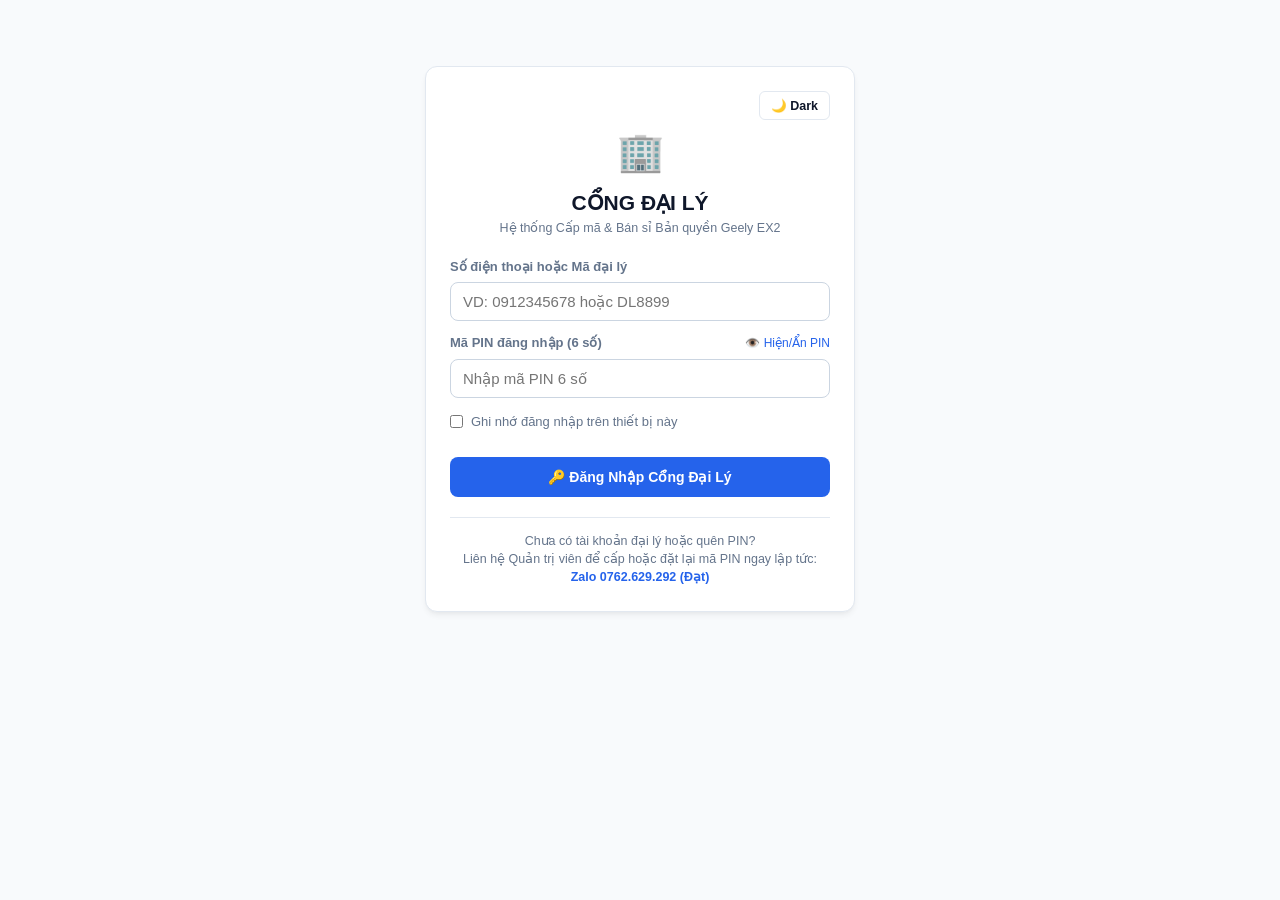
<file: reseller/index.html>
<!DOCTYPE html>
<html lang="vi">
<head>
<meta charset="UTF-8">
<meta name="viewport" content="width=device-width, initial-scale=1.0">
<meta http-equiv="Cache-Control" content="no-cache, no-store, must-revalidate">
<meta http-equiv="Pragma" content="no-cache">
<meta http-equiv="Expires" content="0">
<title>Cổng Đại Lý — Geely EX2</title>
<style>
  :root {
    --bg: #f8fafc; --panel: #ffffff; --panel2: #f1f5f9;
    --border: #e2e8f0; --text: #0f172a; --muted: #64748b;
    --accent: #10b981; --accent2: #059669; --danger: #ef4444;
    --warn: #d97706; --primary: #2563eb; --primary2: #1d4ed8;
    --input-bg: #ffffff; --input-border: #cbd5e1;
    --mono: ui-monospace, "SF Mono", Menlo, Consolas, monospace;
    --card-shadow: 0 4px 6px -1px rgba(0,0,0,0.06), 0 2px 4px -2px rgba(0,0,0,0.04);
  }
  body.dark {
    --bg: #0b1120; --panel: #111827; --panel2: #1e293b;
    --border: #334155; --text: #f1f5f9; --muted: #94a3b8;
    --input-bg: #0f172a; --input-border: #334155;
    --card-shadow: 0 4px 12px rgba(0,0,0,0.35);
  }
  * { box-sizing: border-box; margin: 0; padding: 0; }
  body {
    background: var(--bg); color: var(--text);
    font: 15px/1.5 -apple-system, BlinkMacSystemFont, "Segoe UI", Roboto, sans-serif;
    padding: 16px; min-height: 100vh;
    -webkit-font-smoothing: antialiased;
    transition: background .2s, color .2s;
  }
  .wrap { max-width: 960px; margin: 0 auto; }
  .header {
    display: flex; justify-content: space-between; align-items: center;
    margin-bottom: 16px; padding-bottom: 12px; border-bottom: 1px solid var(--border);
    flex-wrap: wrap; gap: 10px;
  }
  .header-title h1 { font-size: 18px; font-weight: 800; color: var(--text); display: flex; align-items: center; gap: 8px; flex-wrap: wrap; }
  .header-title .sub { font-size: 13px; color: var(--muted); margin-top: 2px; }
  .panel {
    background: var(--panel); border: 1px solid var(--border);
    border-radius: 12px; padding: 16px; margin-bottom: 16px; box-shadow: var(--card-shadow);
  }
  .grid { display: grid; gap: 12px; }
  label { display: block; font-size: 13px; font-weight: 600; color: var(--muted); margin-bottom: 6px; }
  input, select, textarea {
    width: 100%; background: var(--input-bg); color: var(--text); border: 1px solid var(--input-border);
    border-radius: 8px; padding: 10px 12px; font-size: 15px; outline: none; transition: border-color .2s;
  }
  input:focus, select:focus, textarea:focus { border-color: var(--primary); box-shadow: 0 0 0 3px rgba(37,99,235,0.12); }
  button {
    background: var(--accent); color: #fff; border: 0; border-radius: 8px;
    padding: 10px 16px; font-size: 14px; font-weight: 600; cursor: pointer;
    display: inline-flex; align-items: center; justify-content: center; gap: 6px;
    transition: background .2s, transform .1s;
  }
  button:hover { background: var(--accent2); }
  button:active { transform: scale(0.98); }
  button.primary { background: var(--primary); }
  button.primary:hover { background: var(--primary2); }
  button.ghost { background: var(--panel); border: 1px solid var(--border); color: var(--text); }
  button.ghost:hover { background: var(--panel2); }
  button.danger { background: var(--danger); }
  button.small { padding: 6px 11px; font-size: 12.5px; border-radius: 6px; }
  button:disabled { opacity: .5; cursor: not-allowed !important; transform: none !important; }
  .mono { font-family: var(--mono); }
  .badge { display: inline-block; padding: 3px 8px; border-radius: 999px; font-size: 11px; font-weight: 700; text-transform: uppercase; }
  .badge.success { background: #ecfdf5; color: #059669; border: 1px solid #a7f3d0; }
  .badge.warning { background: #fffbeb; color: #d97706; border: 1px solid #fde68a; }
  .badge.info { background: #eff6ff; color: #2563eb; border: 1px solid #bfdbfe; }
  .badge.danger { background: #fef2f2; color: #dc2626; border: 1px solid #fecaca; }

  /* Wallet Card */
  .wallet-card {
    background: linear-gradient(135deg, #1e3a8a, #0f172a); color: #fff;
    border: 1px solid #3b82f6; border-radius: 14px; padding: 18px; margin-bottom: 16px;
    box-shadow: 0 10px 15px -3px rgba(15,23,42,0.25); position: relative; overflow: hidden;
  }
  .wallet-card::after {
    content: "🚗 GEELY EX2"; position: absolute; right: -15px; bottom: -10px;
    font-size: 40px; font-weight: 900; color: rgba(255,255,255,0.06); pointer-events: none;
  }

  /* Plan Option Cards */
  .plan-selector { display: grid; grid-template-columns: repeat(auto-fit, minmax(195px, 1fr)); gap: 10px; margin-bottom: 12px; }
  .plan-card {
    background: var(--panel); border: 2px solid var(--border); border-radius: 10px;
    padding: 12px; cursor: pointer; transition: all .2s; user-select: none;
  }
  .plan-card:hover { border-color: var(--accent); }
  .plan-card.active { border-color: var(--accent); background: rgba(16,185,129,0.08); box-shadow: 0 0 0 1px var(--accent); }
  .plan-card-title { font-size: 14.5px; font-weight: 700; color: var(--text); margin-bottom: 4px; display: flex; justify-content: space-between; align-items: center; gap: 4px; }
  .plan-card-price { font-size: 12.5px; color: var(--muted); }
  .plan-card-profit { font-size: 13px; color: #059669; font-weight: 700; margin-top: 4px; }

  /* Tables */
  table { width: 100%; border-collapse: collapse; font-size: 13.5px; }
  th { text-align: left; padding: 10px 12px; background: var(--panel2); color: var(--muted); font-weight: 600; border-bottom: 1px solid var(--border); }
  td { padding: 10px 12px; border-bottom: 1px solid var(--border); vertical-align: middle; }
  tr:hover td { background: rgba(37,99,235,0.03); }

  /* Modal */
  .modal-mask {
    position: fixed; inset: 0; background: rgba(15,23,42,0.65); backdrop-filter: blur(2px);
    display: flex; align-items: center; justify-content: center; z-index: 999; padding: 16px;
  }
  .modal {
    background: var(--panel); border: 1px solid var(--border); border-radius: 14px; color: var(--text);
    width: 100%; max-width: 520px; padding: 20px; max-height: 90vh; overflow-y: auto; box-shadow: 0 20px 25px -5px rgba(0,0,0,0.25);
  }
  .modal h3 { font-size: 17px; margin-bottom: 8px; color: var(--text); }
  .hint { font-size: 12.5px; color: var(--muted); line-height: 1.45; }

  /* Tabs */
  .tab-nav { display: flex; gap: 8px; margin-bottom: 16px; border-bottom: 1px solid var(--border); padding-bottom: 8px; flex-wrap: wrap; }
  .tab-btn { background: transparent; border: 0; color: var(--muted); font-size: 14px; padding: 8px 14px; border-radius: 6px; cursor: pointer; font-weight: 600; }
  .tab-btn:hover { color: var(--text); background: var(--panel2); }
  .tab-btn.active { color: #fff; background: var(--accent); font-weight: 700; }
  .tab-content { display: none; }
  .tab-content.active { display: block; }

  /* Toast Notifications */
  #toastContainer {
    position: fixed; top: 20px; right: 20px; z-index: 99999;
    display: flex; flex-direction: column; gap: 8px; pointer-events: none;
  }
  .toast-item {
    pointer-events: auto; padding: 10px 16px; border-radius: 8px; color: #fff;
    font-size: 14px; font-weight: 600; box-shadow: 0 4px 12px rgba(0,0,0,0.18);
    transition: opacity .3s, transform .3s; transform: translateY(-10px); opacity: 0;
    display: flex; align-items: center; gap: 8px; max-width: 380px;
  }
  .toast-item.show { transform: translateY(0); opacity: 1; }
  .toast-info { background: #2563eb; }
  .toast-success { background: #059669; }
  .toast-warning { background: #d97706; }
  .toast-error { background: #ef4444; }
</style>
</head>
<body>
<div id="toastContainer"></div>
<div class="wrap">

  <!-- MÀN HÌNH ĐĂNG NHẬP ĐẠI LÝ -->
  <div id="authScreen" class="panel" style="max-width:430px; margin: 50px auto; padding: 24px;">
    <div style="display:flex; justify-content:flex-end; margin-bottom:4px">
      <button type="button" class="ghost small" id="btnAuthTheme" onclick="toggleResellerTheme()">🌙 Dark</button>
    </div>
    <div style="text-align:center; margin-bottom: 20px;">
      <div style="font-size: 38px; margin-bottom: 6px;">🏢</div>
      <h1 style="font-size: 21px; font-weight: 800; color: var(--text);">CỔNG ĐẠI LÝ</h1>
      <div class="hint">Hệ thống Cấp mã & Bán sỉ Bản quyền Geely EX2</div>
    </div>

    <div class="grid">
      <div>
        <label>Số điện thoại hoặc Mã đại lý</label>
        <input id="loginPhone" type="text" placeholder="VD: 0912345678 hoặc DL8899" autocomplete="username" maxlength="15" inputmode="text" onkeydown="if(event.key==='Enter') $('loginPin').focus()">
      </div>
      <div>
        <div style="display:flex; justify-content:space-between; align-items:center; margin-bottom:6px">
          <label style="margin:0">Mã PIN đăng nhập (6 số)</label>
          <span style="font-size:12px; color:#2563eb; cursor:pointer; user-select:none" onclick="togglePinVisibility()">👁️ Hiện/Ẩn PIN</span>
        </div>
        <input id="loginPin" type="password" placeholder="Nhập mã PIN 6 số" maxlength="6" inputmode="numeric" pattern="[0-9]*" autocomplete="current-password" onkeydown="if(event.key==='Enter') doLogin()">
      </div>
      <div>
        <label style="display:flex; align-items:center; gap:8px; cursor:pointer; font-size:13px; color:var(--muted); font-weight:normal; margin-top:2px; user-select:none;">
          <input type="checkbox" id="loginRememberMe" style="width:auto; cursor:pointer;">
          <span>Ghi nhớ đăng nhập trên thiết bị này</span>
        </label>
      </div>
      <button type="button" id="btnLogin" class="primary" style="margin-top: 8px; width: 100%; padding: 12px;" onclick="doLogin()">
        🔑 Đăng Nhập Cổng Đại Lý
      </button>
    </div>

    <div style="margin-top: 20px; padding-top: 14px; border-top: 1px solid var(--border); text-align: center;" class="hint">
      Chưa có tài khoản đại lý hoặc quên PIN?<br>
      Liên hệ Quản trị viên để cấp hoặc đặt lại mã PIN ngay lập tức: <a href="https://zalo.me/0762629292" target="_blank" style="color:#2563eb; text-decoration:none; font-weight:600">Zalo 0762.629.292 (Đạt)</a>
    </div>
  </div>

  <!-- MÀN HÌNH CHÍNH (SAU ĐĂNG NHẬP) -->
  <div id="mainScreen" style="display:none">
    
    <!-- Top Header -->
    <div class="header">
      <div class="header-title">
        <h1>
          <span>🏢</span> <span id="resellerGarageName">Gara</span>
          <span class="badge success" id="resellerCodeBadge">DL</span>
          <span class="badge info" style="text-transform:none; font-weight:600">Cổng Đại Lý</span>
        </h1>
        <div class="sub">Thợ phụ trách: <b id="resellerOwnerName">—</b> • SĐT: <span id="resellerPhone" class="mono">—</span> <span id="resellerAddressSub"></span> • <span id="sessionTimerText" style="color:var(--muted); font-size:12px">🔒 Tự khóa sau 20p</span></div>
      </div>
      <div style="display:flex; gap:6px; align-items:center; flex-wrap:wrap">
        <button type="button" class="ghost small" id="btnMainTheme" onclick="toggleResellerTheme()">🌙 Dark</button>
        <button type="button" class="ghost small" onclick="openBankConfigModal()" title="Cài đặt tài khoản ngân hàng để hiện mã VietQR thu tiền khách tại xưởng">🏦 TK Nhận Tiền</button>
        <button type="button" class="ghost small" onclick="openChangePinModal()">🔑 Đổi mã PIN</button>
        <button type="button" class="ghost small" onclick="loadDashboard()">🔄 Tải lại</button>
        <button type="button" class="danger small" onclick="doLogout()">Đăng xuất</button>
      </div>
    </div>

    <!-- Thẻ Ví Tài Chính -->
    <div class="wallet-card">
      <div style="display:flex; justify-content:space-between; align-items:flex-start; flex-wrap:wrap; gap:12px">
        <div>
          <div style="font-size:12px; color:#93c5fd; font-weight:700; text-transform:uppercase; letter-spacing:0.5px">Số dư khả dụng để xuất mã</div>
          <div id="walletAvailableBalance" style="font-size:32px; font-weight:900; color:#fff; margin:4px 0">0 ₫</div>
          <div style="font-size:13px; color:#bfdbfe; display:flex; gap:14px; flex-wrap:wrap">
            <span>Tiền ví thực: <b id="walletRealBalance">0 ₫</b></span>
            <span>Hạn mức cho phép âm: <b id="walletCreditLimit">0 ₫</b></span>
            <span>Dùng thử tháng này: <b id="trialQuotaRemaining" style="color:#34d399">0 lượt</b></span>
            <span>Tổng xe đã cấp: <b id="walletTotalSalesCount" style="color:#fde68a">0 xe</b></span>
          </div>
        </div>
        <div style="display:flex; gap:8px; flex-wrap:wrap">
          <button type="button" class="primary" onclick="openTopupGuideModal()" style="font-size:14px; padding:10px 16px; box-shadow:0 4px 10px rgba(37,99,235,0.4)">
            💳 Nạp Thêm Tiền Ví
          </button>
        </div>
      </div>
    </div>

    <!-- Thanh Điều Hướng Tab -->
    <div class="tab-nav">
      <button class="tab-btn active" id="tabBtnIssue" onclick="switchResellerTab('issue')">⚡ Cấp Mã Bản Quyền</button>
      <button class="tab-btn" id="tabBtnCustomers" onclick="switchResellerTab('customers')">🚗 Danh Sách Xe & Khách Hàng (<span id="tabCustomersCount">0</span>)</button>
      <button class="tab-btn" id="tabBtnTransactions" onclick="switchResellerTab('transactions')">📜 Biến Động Số Dư (<span id="tabTransactionsCount">0</span>)</button>
    </div>

    <!-- ================= TAB 1: CẤP MÃ BẢN QUYỀN ================= -->
    <div id="tabContentIssue" class="tab-content active">
      <div class="panel">
        <div style="display:flex; justify-content:space-between; align-items:center; margin-bottom:12px; flex-wrap:wrap; gap:8px">
          <h2 style="font-size:16px; margin:0; color:var(--text); display:flex; align-items:center; gap:8px">
            <span>⚡</span> <span>Xuất Mã Cấp Tốc Cho Khách Tại Gara</span>
          </h2>
          <span class="hint" id="resellerDiscountPolicyHint">Chiết khấu đại lý: Trọn đời 35% • 1 Năm & 3 Tháng 40%</span>
        </div>

        <!-- Chọn Gói -->
        <label>1. Chọn Gói Bản Quyền Cho Xe *</label>
        <div class="plan-selector">
          <div class="plan-card active" id="planCardLifetime" onclick="selectPlan('lifetime')">
            <div class="plan-card-title">
              <span>👑 Gói Trọn Đời</span>
              <span class="badge success">Bán chạy nhất</span>
            </div>
            <div class="plan-card-price" style="font-size:11px; color:var(--muted)">Giá gốc: <s id="origPriceLifetime">3.950.000 ₫</s> <span id="discBadgeLifetime" style="color:#dc2626; font-weight:700">(-25%)</span></div>
            <div class="plan-card-price">Giá niêm yết (sau giảm): <b id="retailPriceLifetime">2.960.000 ₫</b></div>
            <div class="plan-card-price">Giá sỉ đại lý: <span id="wholesalePriceLifetime">1.924.000 ₫</span></div>
            <div class="plan-card-profit">💰 Lợi nhuận: <span id="profitLifetime">+1.036.000 ₫</span></div>
          </div>

          <div class="plan-card" id="planCardYearly" onclick="selectPlan('yearly')">
            <div class="plan-card-title">
              <span>📅 Gói 1 Năm (12T)</span>
              <span class="badge info">Khóa giá 5 năm</span>
            </div>
            <div class="plan-card-price" style="font-size:11px; color:var(--muted)">Giá gốc: <s id="origPriceYearly">1.950.000 ₫</s> <span id="discBadgeYearly" style="color:#dc2626; font-weight:700">(-40%)</span></div>
            <div class="plan-card-price">Giá niêm yết (sau giảm): <b id="retailPriceYearly">1.170.000 ₫</b></div>
            <div class="plan-card-price">Giá sỉ đại lý: <span id="wholesalePriceYearly">702.000 ₫</span></div>
            <div class="plan-card-profit">💰 Lợi nhuận: <span id="profitYearly">+468.000 ₫</span></div>
          </div>

          <div class="plan-card" id="planCardQuarter" onclick="selectPlan('quarter')">
            <div class="plan-card-title">
              <span>⚡ Gói 3 Tháng (90N)</span>
              <span class="badge info">Dễ chốt</span>
            </div>
            <div class="plan-card-price">Giá niêm yết: <b id="retailPriceQuarter">495.000 ₫</b></div>
            <div class="plan-card-price">Giá sỉ đại lý: <span id="wholesalePriceQuarter">297.000 ₫</span></div>
            <div class="plan-card-profit">💰 Lợi nhuận: <span id="profitQuarter">+198.000 ₫</span></div>
          </div>

          <div class="plan-card" id="planCardTrial" onclick="selectPlan('trial')">
            <div class="plan-card-title">
              <span>🎁 Dùng Thử 3 Ngày</span>
              <span class="badge warning">0 VND</span>
            </div>
            <div class="plan-card-price">Trải nghiệm miễn phí</div>
            <div class="plan-card-price">Không trừ tiền ví đại lý</div>
            <div class="plan-card-profit" style="color:#d97706">🎯 Dùng thử chốt sale</div>
          </div>
        </div>

        <!-- Tuỳ Chọn Hoa Hồng / Chiết Khấu -->
        <div id="discountSelectorBox" style="background:var(--panel2); border:1px solid var(--border); border-radius:10px; padding:12px; margin-bottom:14px">
          <div style="display:flex; justify-content:space-between; align-items:center; flex-wrap:wrap; gap:6px; margin-bottom:8px">
            <label style="color:var(--primary); margin:0">2. Tuỳ Chọn Mức Hoa Hồng / Giảm Giá Cho Khách (Theo ý Thợ)</label>
            <span class="hint" id="maxAllowedDiscountHint" style="font-size:12px; font-weight:600">Giảm tối đa cho khách: 35% (bảo toàn giá vốn sỉ)</span>
          </div>
          <div class="grid" style="grid-template-columns: repeat(auto-fit, minmax(200px, 1fr))">
            <div>
              <select id="discountChoiceSelect" onchange="onDiscountChoiceChange()">
                <option value="max">🌟 Hưởng trọn hoa hồng tối đa (Bán đúng giá niêm yết)</option>
                <option value="10">🤝 Giảm 10% tặng khách lắp phụ kiện</option>
                <option value="15">🤝 Giảm 15% cho khách quen (Thợ nhận hoa hồng còn lại)</option>
                <option value="25">🎁 Giảm 25% tri ân khách (Thợ bớt lời)</option>
                <option value="custom">✏️ Nhập mức giảm % tuỳ chỉnh...</option>
              </select>
            </div>
            <div id="customDiscountInputWrap" style="display:none">
              <input id="customDiscountPercent" type="number" min="0" max="35" step="1" placeholder="Nhập % giảm giá cho khách" oninput="recalculatePricing()">
            </div>
          </div>

          <!-- Bảng Tóm Tắt Dòng Tiền Đơn Hàng -->
          <div style="background:var(--panel); border:1px solid var(--border); border-radius:8px; padding:12px; margin-top:10px; display:flex; justify-content:space-between; align-items:center; flex-wrap:wrap; gap:10px">
            <div>
              <div style="font-size:12px; color:var(--muted)">Số tiền thợ thu của khách:</div>
              <div id="summaryCustomerPay" style="font-size:18px; font-weight:800; color:var(--text)">2.960.000 ₫</div>
            </div>
            <div>
              <div style="font-size:12px; color:var(--muted)">Giá sỉ trừ ví đại lý:</div>
              <div id="summaryWholesaleDeduct" style="font-size:18px; font-weight:800; color:var(--warn)">1.924.000 ₫</div>
            </div>
            <div>
              <div style="font-size:12px; color:var(--muted)">Thợ đút túi lãi ngay:</div>
              <div id="summaryDealerProfit" style="font-size:20px; font-weight:900; color:#059669">+1.036.000 ₫</div>
            </div>
            <div style="display:flex; gap:6px; flex-wrap:wrap">
              <button type="button" class="small ghost" onclick="showMechanicPaymentQr()" style="border-color:var(--primary); color:var(--primary)">
                📲 Hiện QR Thu Tiền Khách
              </button>
            </div>
          </div>
        </div>

        <!-- Form Nhập Thông Tin Khách Hàng -->
        <label>3. Thông Tin Khách Hàng & Xe *</label>
        <div class="grid" style="grid-template-columns: repeat(auto-fit, minmax(220px, 1fr)); margin-bottom: 16px;">
          <div>
            <label>Họ và tên chủ xe *</label>
            <input id="customerName" placeholder="VD: Nguyễn Văn A" maxlength="60" autocomplete="off">
          </div>
          <div>
            <label>Số điện thoại chủ xe (Zalo) *</label>
            <input id="customerPhone" type="tel" inputmode="numeric" placeholder="VD: 0912345678" maxlength="12" autocomplete="off">
          </div>
          <div style="grid-column: 1 / -1">
            <label>Biển số xe & Ghi chú (để tra cứu bảo hành nhanh)</label>
            <input id="customerNote" placeholder="VD: 51K-123.45 (Geely EX2 Trắng)" maxlength="150" onkeydown="if(event.key==='Enter') confirmIssueLicense()">
          </div>
        </div>

        <!-- Nút Kích Hoạt -->
        <button type="button" id="btnIssueLicense" class="primary" style="width:100%; padding:14px; font-size:16px; font-weight:800" onclick="confirmIssueLicense()">
          ⚡ XÁC NHẬN VÀ XUẤT MÃ BẢN QUYỀN NGAY
        </button>
      </div>
    </div>

    <!-- ================= TAB 2: DANH SÁCH XE & KHÁCH HÀNG ================= -->
    <div id="tabContentCustomers" class="tab-content">
      <div class="panel">
        <div style="display:flex; justify-content:space-between; align-items:center; margin-bottom:10px; flex-wrap:wrap; gap:10px">
          <div>
            <h2 style="font-size:16px; margin:0; color:var(--text)">🚗 Danh sách xe & bản quyền do đại lý quản lý</h2>
            <div class="hint">Theo dõi hạn bản quyền, sao chép lại hướng dẫn, nâng cấp từ dùng thử hoặc hỗ trợ khách đổi màn hình (Reset máy)</div>
          </div>
          <input id="customerSearchInput" placeholder="🔍 Tìm theo tên, SĐT, mã key, biển số..." style="width:260px" oninput="filterCustomersTable()">
        </div>

        <!-- Bộ lọc nhanh khách hàng -->
        <div style="display:flex; gap:6px; margin-bottom:12px; flex-wrap:wrap; align-items:center">
          <span class="hint" style="font-weight:600">Lọc nhanh:</span>
          <button type="button" class="small" id="fltCustAll" onclick="setCustomerFilter('all')">Tất cả (<span id="fltCustAllCount">0</span>)</button>
          <button type="button" class="small ghost" id="fltCustOfficial" onclick="setCustomerFilter('official')">👑 Bản quyền chính thức (<span id="fltCustOfficialCount">0</span>)</button>
          <button type="button" class="small ghost" id="fltCustTrial" onclick="setCustomerFilter('trial')">🎁 Dùng thử (<span id="fltCustTrialCount">0</span>)</button>
          <button type="button" class="small ghost" id="fltCustExpiring" onclick="setCustomerFilter('expiring')">⏰ Sắp/Đã hết hạn (<span id="fltCustExpiringCount">0</span>)</button>
        </div>

        <div style="overflow-x:auto">
          <table>
            <thead>
              <tr>
                <th style="width:165px">Mã bản quyền</th>
                <th style="min-width:160px">Chủ xe & Biển số</th>
                <th style="width:125px">Số điện thoại</th>
                <th style="width:140px">Gói & Thời hạn</th>
                <th style="width:110px; text-align:center">Kích hoạt</th>
                <th style="width:110px">Ngày cấp</th>
                <th style="text-align:right; min-width:210px">Thao tác nhanh</th>
              </tr>
            </thead>
            <tbody id="customersTableBody">
              <tr><td colspan="7" style="text-align:center; color:var(--muted); padding:20px">Đang tải...</td></tr>
            </tbody>
          </table>
        </div>
      </div>
    </div>

    <!-- ================= TAB 3: BIẾN ĐỘNG SỐ DƯ ================= -->
    <div id="tabContentTransactions" class="tab-content">
      <div class="panel">
        <div style="display:flex; justify-content:space-between; align-items:center; margin-bottom:12px; flex-wrap:wrap; gap:10px">
          <div>
            <h2 style="font-size:16px; margin:0; color:var(--text)">📜 Lịch sử biến động ví đại lý</h2>
            <div class="hint">Sổ cái minh bạch đối soát từng giao dịch nạp sỉ, xuất mã và hoa hồng gia hạn</div>
          </div>
          <div style="display:flex; gap:8px; flex-wrap:wrap">
            <select id="fltResellerTxType" style="width:190px" onchange="filterResellerTxTable()">
              <option value="all">📋 Tất cả giao dịch</option>
              <option value="topup">💰 Nạp ví</option>
              <option value="key_issue">🔑 Xuất mã</option>
              <option value="commission">🎁 Hoa hồng / Tái tục</option>
              <option value="adjust">⚖️ Điều chỉnh / Hoàn tiền</option>
            </select>
            <input id="fltResellerTxSearch" placeholder="🔍 Tìm mã key, ghi chú..." style="width:200px" oninput="filterResellerTxTable()">
          </div>
        </div>
        <div style="overflow-x:auto">
          <table>
            <thead>
              <tr>
                <th style="width:150px">Thời gian</th>
                <th style="width:140px">Loại giao dịch</th>
                <th style="width:135px; text-align:right">Biến động</th>
                <th style="width:185px; text-align:right">Số dư (Trước → Sau)</th>
                <th style="width:155px">Mã tham chiếu</th>
                <th>Ghi chú</th>
              </tr>
            </thead>
            <tbody id="transactionsTableBody">
              <tr><td colspan="6" style="text-align:center; color:var(--muted); padding:20px">Đang tải...</td></tr>
            </tbody>
          </table>
        </div>
      </div>
    </div>

  </div>
</div>

<!-- ================= MODAL: HƯỚNG DẪN NẠP TIỀN VÍ ================= -->
<div class="modal-mask" id="topupGuideModal" style="display:none" onclick="if(event.target===this)closeTopupGuideModal()">
  <div class="modal">
    <h3>💳 Nạp Tiền Số Dư Ví Đại Lý</h3>
    <div class="hint">Quét mã VietQR chuyển khoản đúng cú pháp dưới đây. Hệ thống đối soát và cộng tiền ví tự động ngay khi ngân hàng báo có.</div>

    <div style="background:#fff; border:1px solid var(--border); border-radius:12px; padding:16px; margin:14px 0; text-align:center">
      <div id="topupQrContainer" style="display:inline-block; margin-bottom:8px">
        <img id="topupQrImage" style="max-width:220px; border-radius:8px" alt="VietQR nạp ví">
      </div>
      <div style="color:#0f172a; font-weight:800; font-size:17px" id="topupBankTitle">SHB — 2797927979</div>
      <div style="color:#475569; font-size:13px; font-weight:600" id="topupAccountName">TRAN QUOC DAT</div>
      <div style="color:#2563eb; font-size:14px; font-weight:800; margin-top:4px" id="topupSelectedAmountDisplay">5.000.000 ₫</div>
    </div>

    <div style="background:var(--panel2); border-radius:8px; padding:12px; margin-bottom:14px">
      <div style="font-size:12px; color:var(--muted)">Cú pháp chuyển khoản bắt buộc (để tự động cộng ví):</div>
      <div style="display:flex; justify-content:space-between; align-items:center; margin-top:4px">
        <span id="topupSyntax" class="mono" style="font-size:17px; font-weight:800; color:#2563eb">NAP DL DL01</span>
        <button type="button" class="small ghost" onclick="copyTopupSyntax()">📋 Copy</button>
      </div>
    </div>

    <div class="grid" style="grid-template-columns: repeat(2, 1fr); gap:8px; margin-bottom:14px">
      <button type="button" class="small ghost" onclick="changeTopupAmount(1000000)">1.000.000 ₫</button>
      <button type="button" class="small ghost" onclick="changeTopupAmount(2000000)">2.000.000 ₫</button>
      <button type="button" class="small ghost" onclick="changeTopupAmount(5000000)">5.000.000 ₫</button>
      <button type="button" class="small ghost" onclick="changeTopupAmount(10000000)">10.000.000 ₫</button>
    </div>

    <div style="display:flex; gap:8px">
      <button type="button" class="primary" style="flex:1" onclick="closeTopupGuideModal(); loadDashboard()">🔄 Tôi đã chuyển khoản (Kiểm tra số dư)</button>
      <button type="button" class="ghost" onclick="closeTopupGuideModal()">Đóng</button>
    </div>
  </div>
</div>

<!-- ================= MODAL: CÀI ĐẶT NGÂN HÀNG NHẬN TIỀN CỦA GARA ================= -->
<div class="modal-mask" id="bankConfigModal" style="display:none" onclick="if(event.target===this)closeBankConfigModal()">
  <div class="modal" style="max-width:460px">
    <h3>🏦 Cài Đặt Tài Khoản Nhận Tiền Tại Gara</h3>
    <div class="hint" style="margin-bottom:14px">Cấu hình số tài khoản ngân hàng của Gara/Thợ để hiển thị mã VietQR thu tiền khách hàng ngay tại xưởng.</div>

    <div class="grid">
      <div>
        <label>Ngân hàng thụ hưởng *</label>
        <select id="bankCfgSelect" onchange="onBankCfgSelectChange(this)">
          <option value="970436">Vietcombank (970436)</option>
          <option value="970407">Techcombank (970407)</option>
          <option value="970422">MB Bank (970422)</option>
          <option value="970418">BIDV (970418)</option>
          <option value="970415">VietinBank (970415)</option>
          <option value="970416">ACB (970416)</option>
          <option value="970443">SHB (970443)</option>
          <option value="970423">TPBank (970423)</option>
          <option value="970403">Sacombank (970403)</option>
          <option value="970405">Agribank (970405)</option>
          <option value="970437">HDBank (970437)</option>
          <option value="970441">VIB (970441)</option>
          <option value="custom">-- Ngân hàng khác (Nhập mã BIN 6 số) --</option>
        </select>
        <input id="bankCfgBinInput" placeholder="Nhập mã BIN 6 số (VD: 970436)" maxlength="8" class="mono" style="margin-top:6px; display:none">
      </div>
      <div>
        <label>Số tài khoản ngân hàng của Gara/Thợ *</label>
        <input id="bankCfgAccInput" placeholder="VD: 0071001234567" maxlength="30" class="mono">
      </div>
      <div>
        <label>Tên chủ tài khoản (viết hoa không dấu) *</label>
        <input id="bankCfgNameInput" placeholder="VD: NGUYEN VAN A" maxlength="80" style="text-transform:uppercase">
      </div>
    </div>

    <div style="display:flex; gap:8px; justify-content:flex-end; margin-top:16px">
      <button type="button" class="primary" id="btnSaveBankCfg" onclick="submitBankConfig()">💾 Lưu Tài Khoản</button>
      <button type="button" class="ghost" onclick="closeBankConfigModal()">Huỷ</button>
    </div>
  </div>
</div>

<!-- ================= MODAL: QR THU TIỀN CỦA THỢ TẠI GARA ================= -->
<div class="modal-mask" id="mechanicQrModal" style="display:none" onclick="if(event.target===this)closeMechanicQrModal()">
  <div class="modal">
    <div style="display:flex; justify-content:space-between; align-items:center; margin-bottom:4px">
      <h3 style="margin:0">📲 Khách Quét Mã Chuyển Tiền Cho Thợ</h3>
      <button type="button" class="small ghost" onclick="closeMechanicQrModal(); openBankConfigModal()">⚙️ Đổi STK</button>
    </div>
    <div class="hint">Khách quét mã chuyển tiền thẳng vào tài khoản ngân hàng của Gara/Thợ.</div>

    <div style="background:#fff; border:1px solid var(--border); border-radius:12px; padding:16px; margin:16px 0; text-align:center">
      <img id="mechanicQrImg" style="max-width:240px; border-radius:8px" alt="VietQR thợ">
      <div style="color:#0f172a; font-weight:800; font-size:20px; margin-top:8px" id="mechanicPayAmount">0 ₫</div>
      <div style="color:#475569; font-size:13px; font-weight:600" id="mechanicBankInfo">—</div>
    </div>

    <div class="hint" style="text-align:center; margin-bottom:14px">
      Sau khi thấy app ngân hàng báo tiền đã vào tài khoản của bạn, bấm <b>"⚡ XÁC NHẬN VÀ XUẤT MÃ BẢN QUYỀN NGAY"</b> để xuất key cho khách.
    </div>
    <button type="button" class="primary" style="width:100%" onclick="closeMechanicQrModal()">Đóng cửa sổ</button>
  </div>
</div>

<!-- ================= MODAL: KẾT QUẢ XUẤT MÃ THÀNH CÔNG ================= -->
<div class="modal-mask" id="successModal" style="display:none" onclick="if(event.target===this)closeSuccessModal()">
  <div class="modal" style="max-width:540px; text-align:center">
    <div style="font-size:48px; margin-bottom:6px">🎉</div>
    <h3 style="color:#059669; font-size:20px; font-weight:800">CẤP MÃ BẢN QUYỀN THÀNH CÔNG!</h3>
    <div class="hint">Bản quyền đã được đăng ký vào hệ thống Geely EX2.</div>

    <div style="background:rgba(16,185,129,0.1); border:2px dashed #10b981; border-radius:12px; padding:16px; margin:16px 0">
      <div style="font-size:12px; color:var(--muted); font-weight:700">MÃ KÍCH HOẠT CHO XE:</div>
      <div id="resResultKey" class="mono" style="font-size:25px; font-weight:900; color:#059669; letter-spacing:1px; margin:6px 0">EX2-XXXX-XXXX</div>
      <div style="font-size:13px; color:var(--text)">Chủ xe: <b id="resResultOwner">—</b> • SĐT: <b id="resResultPhone">—</b></div>
      <div style="font-size:13px; color:#059669; font-weight:700; margin-top:4px" id="resResultProfitBadge">Lợi nhuận thợ: +1.036.000 ₫</div>
    </div>

    <div id="activationQrWrap" style="display:none"></div>

    <div style="background:var(--panel2); border:1px solid var(--border); border-radius:10px; padding:12px; margin-bottom:14px; text-align:left; font-size:13px; color:var(--text)">
      <div style="font-weight:700; margin-bottom:6px">🚗 Hướng dẫn kích hoạt trên xe Geely EX2:</div>
      <div style="margin-bottom:4px">1. Mở ứng dụng <b>Car Connect</b> trên màn hình xe</div>
      <div style="margin-bottom:4px">2. Chọn mục <b>Kích hoạt</b> ➔ Chọn tab <b>"🔑 Nhập mã đã có"</b></div>
      <div>3. Nhập mã kích hoạt và SĐT của chủ xe rồi bấm <b>Kích hoạt ngay</b></div>
    </div>

    <div style="display:flex; gap:8px; justify-content:center; flex-wrap:wrap; margin-bottom:16px">
      <button type="button" class="primary" onclick="copyResultKey()">📋 Copy Mã</button>
      <button type="button" class="ghost" onclick="copyCustomerGuideMessage()">📝 Copy Tin Nhắn Gửi Khách</button>
      <button type="button" class="ghost" style="border-color:#0068ff; color:#0068ff" onclick="sendResultToZalo()">💬 Gửi Zalo Cho Khách</button>
    </div>

    <button type="button" class="ghost" style="width:100%" onclick="closeSuccessModal()">Hoàn tất & Về trang chủ</button>
  </div>
</div>

<!-- ================= MODAL: ĐỔI MÃ PIN ĐẠI LÝ ================= -->
<div class="modal-mask" id="changePinModal" style="display:none" onclick="if(event.target===this)closeChangePinModal()">
  <div class="modal" style="max-width:420px">
    <h3 style="font-size:18px; font-weight:800; color:var(--text); margin-bottom:4px">🔑 Đổi Mã PIN Đăng Nhập</h3>
    <div class="hint" style="margin-bottom:14px">Thay đổi mã PIN 6 số bảo vệ tài khoản Cổng Đại Lý của bạn.</div>

    <div class="grid">
      <div>
        <label>Mã PIN hiện tại (6 số) *</label>
        <input id="cpOldPin" type="password" maxlength="6" inputmode="numeric" pattern="[0-9]*" placeholder="••••••" class="mono" style="font-size:18px; letter-spacing:4px; text-align:center" onkeydown="if(event.key==='Enter') $('cpNewPin').focus()">
      </div>
      <div>
        <label>Mã PIN mới (6 số) *</label>
        <input id="cpNewPin" type="password" maxlength="6" inputmode="numeric" pattern="[0-9]*" placeholder="••••••" class="mono" style="font-size:18px; letter-spacing:4px; text-align:center" onkeydown="if(event.key==='Enter') $('cpConfirmPin').focus()">
      </div>
      <div>
        <label>Nhập lại mã PIN mới *</label>
        <input id="cpConfirmPin" type="password" maxlength="6" inputmode="numeric" pattern="[0-9]*" placeholder="••••••" class="mono" style="font-size:18px; letter-spacing:4px; text-align:center" onkeydown="if(event.key==='Enter') submitChangePin()">
      </div>
    </div>

    <div style="margin-top:8px; display:flex; justify-content:space-between; align-items:center">
      <button type="button" class="small ghost" id="btnToggleCpVisibility" onclick="toggleChangePinVisibility()" style="font-size:12px; padding:3px 8px">👁️ Hiện mã PIN</button>
      <span class="hint" style="font-size:11px">Gõ Enter để chuyển ô / Lưu</span>
    </div>

    <div class="actions" style="margin-top:16px; display:flex; gap:8px; justify-content:flex-end">
      <button type="button" class="primary" id="btnConfirmChangePin" onclick="submitChangePin()">Lưu Mã PIN Mới</button>
      <button type="button" class="ghost" onclick="closeChangePinModal()">Huỷ</button>
    </div>
  </div>
</div>

<script>
// ==================== BẢO MẬT & ESCAPING ====================
const esc = s => (s === null || s === undefined) ? "" : String(s).replace(/[&<>"'`\\]/g, c => ({
  "&": "&amp;", "<": "&lt;", ">": "&gt;", '"': "&quot;", "'": "&#39;", "`": "&#96;", "\\": "&#92;"
}[c]));

const $ = id => document.getElementById(id);

const CONFIG = {
  supabaseUrl: "https://cjipuxusqujhqunvjuxc.supabase.co",
  supabaseAnonKey: "eyJhbGciOiJIUzI1NiIsInR5cCI6IkpXVCJ9.eyJpc3MiOiJzdXBhYmFzZSIsInJlZiI6ImNqaXB1eHVzcXVqaHF1bnZqdXhjIiwicm9sZSI6ImFub24iLCJpYXQiOjE3ODU4NDU1MDksImV4cCI6MjEwMTQyMTUwOX0.xWjaeFbf0SLZhN0CGoXPrrfkVU8GNbDGxxXPF1w6fZ8"
};

let currentReseller = null;
let currentPricing = null;
let selectedPlan = "lifetime";
let recentLicenses = [];
let recentTransactions = [];
let lastIssuedData = null;
let customerActiveFilter = "all";

// Cờ chống double-submit / spam click
let isLoggingIn = false;
let isIssuingLicense = false;

// ==================== GIAO DIỆN SÁNG / TỐI ====================
function applyResellerTheme(theme) {
  document.body.classList.toggle("dark", theme === "dark");
  localStorage.setItem("geely_reseller_theme", theme);
  const label = theme === "dark" ? "☀️ Light" : "🌙 Dark";
  if ($("btnAuthTheme")) $("btnAuthTheme").textContent = label;
  if ($("btnMainTheme")) $("btnMainTheme").textContent = label;
}
function toggleResellerTheme() {
  applyResellerTheme(document.body.classList.contains("dark") ? "light" : "dark");
}

// ==================== QUẢN LÝ THÔNG BÁO TOAST ====================
function showToast(message, type = "info") {
  const container = $("toastContainer");
  if (!container) {
    alert(message);
    return;
  }
  const toast = document.createElement("div");
  toast.className = "toast-item toast-" + type;
  toast.textContent = message;
  container.appendChild(toast);
  requestAnimationFrame(() => toast.classList.add("show"));
  setTimeout(() => {
    toast.classList.remove("show");
    setTimeout(() => toast.remove(), 320);
  }, 3800);
}

async function copyTextSafe(text, toastMsg) {
  try {
    if (navigator.clipboard && navigator.clipboard.writeText) {
      await navigator.clipboard.writeText(text);
      showToast(toastMsg || "📋 Đã sao chép!", "success");
      return;
    }
  } catch (_) {}
  prompt("Sao chép nội dung bên dưới:", text);
}

// ==================== VALIDATION & SANITIZATION ====================
function sanitizeInput(str) {
  return String(str || "").replace(/[<>]/g, "").trim();
}

function normalizeVietnamesePhone(phone) {
  let clean = String(phone || "").replace(/[\s.-]/g, "").trim();
  if (clean.startsWith("+84")) clean = "0" + clean.slice(3);
  else if (clean.startsWith("84") && clean.length === 11) clean = "0" + clean.slice(2);
  return clean;
}

function validateLoginInput(phoneOrCode, pin) {
  const cleanPhoneOrCode = sanitizeInput(phoneOrCode);
  const normPhone = normalizeVietnamesePhone(cleanPhoneOrCode);
  const isPhone = /^0\d{9}$/.test(normPhone);
  const isCode = /^[a-zA-Z0-9_-]{2,20}$/.test(cleanPhoneOrCode);

  if (!isPhone && !isCode) {
    return { valid: false, message: "Số điện thoại phải có 10 chữ số (VD: 0912345678) hoặc Mã đại lý từ 2-20 ký tự." };
  }

  const cleanPin = String(pin || "").trim();
  if (!/^\d{6}$/.test(cleanPin)) {
    return { valid: false, message: "Mã PIN phải bao gồm chính xác 6 chữ số (0-9)." };
  }

  return { valid: true, phoneOrCode: isPhone ? normPhone : cleanPhoneOrCode.toUpperCase(), pin: cleanPin };
}

function validateCustomerData(name, phone, note) {
  const cleanName = sanitizeInput(name);
  if (!cleanName || cleanName.length < 2 || cleanName.length > 60) {
    return { valid: false, message: "Họ và tên chủ xe phải từ 2 đến 60 ký tự." };
  }
  if (!/^[a-zA-Z0-9À-ỹ\s.'-]{2,60}$/u.test(cleanName)) {
    return { valid: false, message: "Họ tên chủ xe chứa ký tự không hợp lệ." };
  }

  const normPhone = normalizeVietnamesePhone(phone);
  if (!/^0[35789]\d{8}$/.test(normPhone)) {
    return { valid: false, message: "Số điện thoại chủ xe không đúng định dạng di động 10 số tại Việt Nam (đầu 03, 05, 07, 08, 09)." };
  }

  const cleanNote = sanitizeInput(note).slice(0, 150);
  return { valid: true, name: cleanName, phone: normPhone, note: cleanNote };
}

// ==================== QUẢN LÝ PHIÊN (SESSION & TIMEOUT) ====================
const SESSION_STORAGE_KEY = "geely_reseller_session";
const REMEMBER_STORAGE_KEY = "geely_reseller_remember";

// Chế độ demo CHỈ bật bằng đúng `?demo=1` và CHỈ khi máy chưa có phiên thật. Trước đây mọi giá trị (kể cả `demo=0`) bật demo trên cổng
// thật: token giả, tắt tự khoá, thao tác chưa hỗ trợ báo "thành công", và đại lý đang đăng nhập thấy ví giả + "mã" giả.
// Quyết định CHỐT MỘT LẦN lúc tải trang: localStorage dùng chung giữa các tab, tính lại mỗi lần gọi thì tab đang demo chuyển sang gọi
// máy chủ THẬT ngay khi tab khác đăng nhập (xuất mã thật, trừ ví thật) trong khi biển DEMO vẫn hiện.
const DEMO_MODE = (() => {
  if (new URLSearchParams(window.location.search).get("demo") !== "1") return false;
  try {
    return !(sessionStorage.getItem(SESSION_STORAGE_KEY) || localStorage.getItem(SESSION_STORAGE_KEY));
  } catch (_) {
    return true;
  }
})();
function isDemoMode() {
  return DEMO_MODE;
}

// Biển DEMO cố định: dữ liệu và mã khoá trong chế độ này là GIẢ, không được đưa cho khách.
function showDemoBanner() {
  if (!isDemoMode() || document.getElementById("demoBanner")) return;
  const banner = document.createElement("div");
  banner.id = "demoBanner";
  banner.textContent = "CHẾ ĐỘ DEMO — dữ liệu và mã khoá là GIẢ, KHÔNG đưa cho khách";
  banner.style.cssText = "position:sticky;top:0;z-index:99999;padding:6px 8px;text-align:center;" +
    "font:700 13px/1.3 system-ui,sans-serif;background:#b91c1c;color:#fff;";
  document.body.prepend(banner);
}
if (document.readyState === "loading") document.addEventListener("DOMContentLoaded", showDemoBanner);
else showDemoBanner();

function getSessionToken() {
  if (isDemoMode()) return "demo_reseller_session_token";
  return sessionStorage.getItem(SESSION_STORAGE_KEY) || localStorage.getItem(SESSION_STORAGE_KEY) || "";
}

function saveSessionToken(token, remember) {
  if (remember) {
    localStorage.setItem(SESSION_STORAGE_KEY, token);
    localStorage.setItem(REMEMBER_STORAGE_KEY, "1");
    sessionStorage.removeItem(SESSION_STORAGE_KEY);
  } else {
    sessionStorage.setItem(SESSION_STORAGE_KEY, token);
    localStorage.removeItem(SESSION_STORAGE_KEY);
    localStorage.removeItem(REMEMBER_STORAGE_KEY);
  }
}

function clearSessionToken() {
  sessionStorage.removeItem(SESSION_STORAGE_KEY);
  localStorage.removeItem(SESSION_STORAGE_KEY);
  localStorage.removeItem(REMEMBER_STORAGE_KEY);
}

// Auto-lock sau 20 phút không hoạt động để bảo vệ máy tính dùng chung tại xưởng
let inactivityTimer = null;
const INACTIVITY_LIMIT_MS = 20 * 60 * 1000;

function resetInactivityTimer() {
  if (inactivityTimer) clearTimeout(inactivityTimer);
  if (getSessionToken() && !isDemoMode()) {
    inactivityTimer = setTimeout(() => {
      showToast("⚠️ Phiên làm việc đã tự động khóa sau 20 phút không hoạt động để bảo vệ ví tiền.", "warning");
      doLogout(true);
    }, INACTIVITY_LIMIT_MS);
  }
}

["mousedown", "keydown", "touchstart", "scroll"].forEach(ev => {
  window.addEventListener(ev, resetInactivityTimer, { passive: true });
});

function togglePinVisibility() {
  const pinInput = $("loginPin");
  if (!pinInput) return;
  pinInput.type = pinInput.type === "password" ? "text" : "password";
}

// ==================== DỮ LIỆU DEMO (?demo=1) ====================
function getDemoDashboardState() {
  if (window._demoResellerDashboard) return window._demoResellerDashboard;
  const now = Date.now();
  window._demoResellerDashboard = {
    success: true,
    reseller: {
      id: "demo_dl_1",
      code: "DL8899",
      name: "Trần Minh Tuấn",
      phone: "0908112233",
      garage_name: "Gara AutoPro Sài Gòn",
      address: "Quận 7, TP.HCM",
      wallet_balance: 8450000,
      credit_limit: 2000000,
      available_balance: 10450000,
      discount_lifetime: 35,
      discount_yearly: 40,
      renewal_commission_percent: 25,
      trial_quota: 15,
      trial_used: 4,
      trial_remaining: 11,
      total_sales: 18,
      total_sales_count: 18,
      total_contributed: 25000000,
      bank_bin: "970436",
      bank_account: "0071001234567",
      bank_account_name: "TRAN MINH TUAN"
    },
    pricing: {
      lifetime_original_price: 3950000,
      lifetime_discount_percent: 25,
      lifetime_retail: 2960000,
      yearly_original_price: 1950000,
      yearly_discount_percent: 40,
      yearly_retail: 1170000,
      quarter_retail: 495000,
      lifetime_wholesale: 1924000,
      yearly_wholesale: 702000,
      quarter_wholesale: 297000,
      admin_bank_bin: "970443",
      admin_bank_account: "2797927979",
      admin_bank_account_name: "TRAN QUOC DAT",
      admin_bank_name: "SHB"
    },
    recent_licenses: [
      {
        key: "EX2A-9988-7766-5544",
        owner_name: "Nguyễn Hoàng",
        owner_phone: "0912345678",
        role: "car",
        is_trial: false,
        expires_at: null,
        reseller_price: 1924000,
        active: true,
        note: "51K-889.99 (Geely EX2 Trắng)",
        created_at: new Date(now - 3600000 * 3).toISOString(),
        activation_count: 1
      },
      {
        key: "EX2B-1122-3344-5566",
        owner_name: "Phạm Minh Đức",
        owner_phone: "0987654321",
        role: "car",
        is_trial: false,
        expires_at: new Date(now + 86400000 * 360).toISOString(),
        reseller_price: 702000,
        active: true,
        note: "30K-456.78 (Geely EX2 Xanh)",
        created_at: new Date(now - 86400000 * 5).toISOString(),
        activation_count: 1
      },
      {
        key: "EX2T-5566-7788-9900",
        owner_name: "Lê Quốc Bảo",
        owner_phone: "0909555888",
        role: "car",
        is_trial: true,
        expires_at: new Date(now + 86400000 * 2).toISOString(),
        reseller_price: 0,
        active: true,
        note: "51L-234.56 (Dùng thử 3 ngày)",
        created_at: new Date(now - 86400000 * 1).toISOString(),
        activation_count: 1
      }
    ],
    recent_transactions: [
      {
        id: "tx_demo_1",
        type: "key_issue",
        amount: -1924000,
        balance_before: 10374000,
        balance_after: 8450000,
        reference_id: "EX2A-9988-7766-5544",
        note: "Xuất mã Gói Trọn Đời cho khách Nguyễn Hoàng (0912345678)",
        created_at: new Date(now - 3600000 * 3).toISOString()
      },
      {
        id: "tx_demo_2",
        type: "topup",
        amount: 10000000,
        balance_before: 374000,
        balance_after: 10374000,
        reference_id: "WEBHOOK_SHB_99812",
        note: "Nạp tự động qua Webhook NH: NAP DL DL8899",
        created_at: new Date(now - 86400000 * 2).toISOString()
      },
      {
        id: "tx_demo_3",
        type: "affiliate_commission",
        amount: 292500,
        balance_before: 81500,
        balance_after: 374000,
        reference_id: "EX2-8821",
        note: "Hoa hồng 25% khách tự gia hạn gói 1 Năm trên Web",
        created_at: new Date(now - 86400000 * 4).toISOString()
      }
    ]
  };
  return window._demoResellerDashboard;
}

// ==================== GIAO TIẾP API AN TOÀN ====================
async function api(path, body = {}, timeoutMs = 15000) {
  if (isDemoMode()) {
    const st = getDemoDashboardState();
    if (path.includes("reseller_get_dashboard")) return st;
    if (path.includes("reseller_issue_license")) {
      const plan = body.p_plan_id || "lifetime";
      const isTrial = plan === "trial";
      const retail = isTrial ? 0 : (plan === "lifetime" ? st.pricing.lifetime_retail : (plan === "quarter" ? st.pricing.quarter_retail : st.pricing.yearly_retail));
      const wholesale = isTrial ? 0 : (plan === "lifetime" ? st.pricing.lifetime_wholesale : (plan === "quarter" ? st.pricing.quarter_wholesale : st.pricing.yearly_wholesale));
      const disc = body.p_custom_discount_percent || 0;
      const custPay = isTrial ? 0 : Math.round(retail * (100 - disc) / 100);
      const profit = isTrial ? 0 : (custPay - wholesale);
      const newKey = "DEMO-" + String(Math.floor(1000 + Math.random() * 9000)) + "-KHONG-DUNG-THAT";
      const before = st.reseller.wallet_balance;
      st.reseller.wallet_balance -= wholesale;
      st.reseller.available_balance = st.reseller.wallet_balance + st.reseller.credit_limit;
      if (isTrial) {
        st.reseller.trial_used = (st.reseller.trial_used || 0) + 1;
        st.reseller.trial_remaining = Math.max(0, st.reseller.trial_remaining - 1);
      } else {
        st.reseller.total_sales = (st.reseller.total_sales || 0) + 1;
        st.reseller.total_sales_count = st.reseller.total_sales;
      }
      const expAt = isTrial ? new Date(Date.now() + 3 * 86400000).toISOString() : (plan === "yearly" ? new Date(Date.now() + 365 * 86400000).toISOString() : (plan === "quarter" ? new Date(Date.now() + 90 * 86400000).toISOString() : null));
      st.recent_licenses.unshift({
        key: newKey,
        owner_name: body.p_owner_name,
        owner_phone: body.p_owner_phone,
        role: "car",
        is_trial: isTrial,
        expires_at: expAt,
        reseller_price: wholesale,
        active: true,
        note: body.p_note || "",
        created_at: new Date().toISOString(),
        activation_count: 0
      });
      if (!isTrial) {
        st.recent_transactions.unshift({
          id: "tx_demo_" + Date.now(),
          type: "key_issue",
          amount: -wholesale,
          balance_before: before,
          balance_after: st.reseller.wallet_balance,
          reference_id: newKey,
          note: "Xuất mã " + plan + " cho khách " + body.p_owner_name + " (" + body.p_owner_phone + ")",
          created_at: new Date().toISOString()
        });
      }
      return {
        success: true,
        license_key: newKey,
        plan_id: plan,
        owner_name: body.p_owner_name,
        owner_phone: body.p_owner_phone,
        expires_at: expAt,
        retail_price: custPay,
        customer_pay_price: custPay,
        wholesale_price: wholesale,
        wholesale_cost: wholesale,
        reseller_profit: profit,
        remaining_balance: st.reseller.wallet_balance,
        new_wallet_balance: st.reseller.wallet_balance,
        is_trial: isTrial
      };
    }
    if (path.includes("reseller_update_bank_info")) {
      st.reseller.bank_bin = body.p_bank_bin;
      st.reseller.bank_account = body.p_bank_account;
      st.reseller.bank_account_name = (body.p_bank_account_name || "").toUpperCase();
      return { success: true, message: "Đã lưu tài khoản ngân hàng nhận tiền của Gara!" };
    }
    if (path.includes("reseller_reset_customer_activation")) {
      const lic = st.recent_licenses.find(l => l.key === body.p_license_key);
      if (lic) lic.activation_count = 0;
      return { success: true, message: "Đã giải phóng thiết bị cũ và đặt lại lượt kích hoạt thành công!" };
    }
    return { success: false, message: "Chế độ Demo không hỗ trợ thao tác này — không có gì được lưu." };
  }

  if (!navigator.onLine) {
    throw new Error("Mất kết nối Internet. Vui lòng kiểm tra lại mạng WiFi hoặc 4G.");
  }

  const controller = new AbortController();
  const timer = setTimeout(() => controller.abort(), timeoutMs);

  const headers = {
    "Content-Type": "application/json",
    "apikey": CONFIG.supabaseAnonKey,
    "Authorization": "Bearer " + CONFIG.supabaseAnonKey
  };
  const token = getSessionToken();
  if (token) {
    headers["x-reseller-session"] = token;
  }

  try {
    const res = await fetch(CONFIG.supabaseUrl + path, {
      method: "POST",
      headers,
      body: JSON.stringify(body),
      signal: controller.signal
    });

    if (!res.ok) {
      let friendlyMsg = "Lỗi máy chủ (HTTP " + res.status + ")";
      try {
        const d = await res.json();
        if (d.message && !d.message.includes("function ") && !d.message.includes("column ") && !d.message.includes("syntax error") && !d.message.includes("P000")) {
          friendlyMsg = d.message;
        } else if (res.status === 401 || res.status === 403) {
          friendlyMsg = "Phiên làm việc đã hết hạn hoặc không có quyền truy cập.";
        } else if (res.status === 429) {
          friendlyMsg = "Hệ thống đang bận hoặc bạn gửi quá nhiều yêu cầu. Vui lòng thử lại sau.";
        } else if (res.status >= 500) {
          friendlyMsg = "Hệ thống máy chủ đang bảo trì hoặc gặp sự cố tạm thời.";
        }
      } catch (_parseErr) {
        /* ignore non-json error response */
      }
      if ((res.status === 401 || res.status === 403) && !path.includes("reseller_logout")) {
        if (typeof clearSessionToken === "function" && !isDemoMode()) {
          clearSessionToken();
        }
        if (typeof $ === "function") {
          const mainEl = $("mainScreen");
          const authEl = $("authScreen");
          if (mainEl) mainEl.style.display = "none";
          if (authEl) authEl.style.display = "block";
        }
      }
      throw new Error(friendlyMsg);
    }
    return await res.json();
  } catch (err) {
    if (err.name === "AbortError") {
      throw new Error("Kết nối quá thời gian chờ (Timeout 15s). Vui lòng thử lại.");
    }
    if (err.message && err.message.includes("Failed to fetch")) {
      throw new Error("Không thể kết nối đến máy chủ. Vui lòng kiểm tra kết nối mạng.");
    }
    throw err;
  } finally {
    clearTimeout(timer);
  }
}

// ==================== AUTH ====================
async function doLogin() {
  if (isLoggingIn) return;

  const rawPhone = $("loginPhone").value;
  const rawPin = $("loginPin").value;
  const remember = $("loginRememberMe") ? $("loginRememberMe").checked : false;

  const validRes = validateLoginInput(rawPhone, rawPin);
  if (!validRes.valid) {
    showToast("⚠️ " + validRes.message, "warning");
    return;
  }

  isLoggingIn = true;
  const btn = $("btnLogin");
  btn.disabled = true;
  btn.textContent = "⏳ Đang đăng nhập...";

  try {
    const data = await api("/rest/v1/rpc/reseller_login_with_pin", {
      p_phone: validRes.phoneOrCode,
      p_pin: validRes.pin
    });

    if (!data.success) {
      showToast("❌ " + (data.message || "Đăng nhập thất bại"), "error");
      return;
    }

    saveSessionToken(data.session_token, remember);
    $("loginPin").value = "";
    showToast("✅ Đăng nhập thành công!", "success");
    checkAuthAndInit();
    resetInactivityTimer();
  } catch (e) {
    showToast("❌ " + e.message, "error");
  } finally {
    isLoggingIn = false;
    btn.disabled = false;
    btn.textContent = "🔑 Đăng Nhập Cổng Đại Lý";
  }
}

async function doLogout(forced = false) {
  if (!forced && !confirm("Bạn có chắc chắn muốn đăng xuất khỏi Cổng Đại Lý?")) return;
  try {
    if (!isDemoMode()) await api("/rest/v1/rpc/reseller_logout", {});
  } catch (_) {}

  // Tab demo KHÔNG đụng storage: localStorage dùng chung giữa các tab, xoá ở đây là đá phiên THẬT của tab khác.
  if (!isDemoMode()) clearSessionToken();
  if (inactivityTimer) clearTimeout(inactivityTimer);

  currentReseller = null;
  currentPricing = null;
  recentLicenses = [];
  recentTransactions = [];
  lastIssuedData = null;

  $("resellerGarageName").textContent = "Gara";
  $("resellerCodeBadge").textContent = "DL";
  $("resellerOwnerName").textContent = "—";
  $("resellerPhone").textContent = "—";
  if ($("resellerAddressSub")) $("resellerAddressSub").textContent = "";
  $("walletAvailableBalance").textContent = "0 ₫";
  $("walletRealBalance").textContent = "0 ₫";
  $("walletCreditLimit").textContent = "0 ₫";
  $("trialQuotaRemaining").textContent = "0 lượt";
  if ($("walletTotalSalesCount")) $("walletTotalSalesCount").textContent = "0 xe";
  $("customersTableBody").innerHTML = "";
  $("transactionsTableBody").innerHTML = "";

  $("loginPin").value = "";
  $("customerName").value = "";
  $("customerPhone").value = "";
  $("customerNote").value = "";

  $("mainScreen").style.display = "none";
  $("authScreen").style.display = "block";
  showToast("Đã đăng xuất an toàn.", "info");
}

async function checkAuthAndInit() {
  const token = getSessionToken();
  if (!token) {
    $("authScreen").style.display = "block";
    $("mainScreen").style.display = "none";
    return;
  }

  $("authScreen").style.display = "none";
  $("mainScreen").style.display = "block";
  resetInactivityTimer();
  await loadDashboard();
  try {
    const p = new URLSearchParams(window.location.search);
    const rawTab = (p.get("tab") || "").replace(/^tab/i, "").toLowerCase();
    if (["issue", "customers", "transactions"].includes(rawTab)) {
      switchResellerTab(rawTab);
    }
    if (p.get("modal") === "bank") {
      openBankConfigModal();
    }
  } catch (_) {}
}

// ==================== DASHBOARD DATA ====================
async function loadDashboard() {
  try {
    const data = await api("/rest/v1/rpc/reseller_get_dashboard", {});
    if (!data.success) {
      if (data.reason === "unauthorized" || data.reason === "reseller_suspended") {
        showToast("Phiên đăng nhập hết hạn hoặc tài khoản bị tạm khoá.", "warning");
        doLogout(true);
        return;
      }
      throw new Error(data.message || "Lỗi tải dữ liệu");
    }

    currentReseller = data.reseller;
    currentPricing = data.pricing || {};
    if (!currentPricing.quarter_retail) currentPricing.quarter_retail = 495000;
    if (!currentPricing.quarter_wholesale) {
      const yDisc = Number(currentReseller?.discount_yearly ?? 40);
      currentPricing.quarter_wholesale = Math.round(currentPricing.quarter_retail * (100 - yDisc) / 100);
    }
    recentLicenses = data.recent_licenses || [];
    recentTransactions = data.recent_transactions || [];

    renderHeader();
    renderWallet();
    renderPricingCards();
    syncDiscountOptionsForCurrentPlan();
    recalculatePricing();
    updateCustomerFilterCounts();
    filterCustomersTable();
    filterResellerTxTable();
  } catch (err) {
    console.error("Lỗi nạp dashboard:", err);
    showToast("⚠️ " + (err.message || "Không thể tải dữ liệu đại lý. Vui lòng bấm Tải lại."), "warning");
    const tbodyC = $("customersTableBody");
    if (tbodyC && tbodyC.children.length <= 1) {
      tbodyC.innerHTML = '<tr><td colspan="7" style="text-align:center; color:var(--danger); padding:20px">Không thể tải dữ liệu. Vui lòng kiểm tra mạng và bấm "🔄 Tải lại".</td></tr>';
    }
    const tbodyT = $("transactionsTableBody");
    if (tbodyT && tbodyT.children.length <= 1) {
      tbodyT.innerHTML = '<tr><td colspan="6" style="text-align:center; color:var(--danger); padding:20px">Không thể tải biến động ví.</td></tr>';
    }
  }
}

function renderHeader() {
  if (!currentReseller) return;
  $("resellerGarageName").textContent = currentReseller.garage_name || "Gara";
  $("resellerCodeBadge").textContent = currentReseller.code || "DL";
  $("resellerOwnerName").textContent = currentReseller.name || "—";
  $("resellerPhone").textContent = currentReseller.phone || "—";
  if ($("resellerAddressSub")) {
    $("resellerAddressSub").textContent = currentReseller.address ? ("• 📍 " + currentReseller.address) : "";
  }
  if ($("resellerDiscountPolicyHint")) {
    const dl = currentReseller.discount_lifetime ?? 35;
    const dy = currentReseller.discount_yearly ?? 40;
    const rc = currentReseller.renewal_commission_percent ?? 25;
    $("resellerDiscountPolicyHint").textContent = `Chiết khấu sỉ: Trọn đời ${dl}% • 1 Năm & 3 Tháng ${dy}% • Hoa hồng tái tục ${rc}%`;
  }
}

function renderWallet() {
  if (!currentReseller) return;
  const avail = Number(currentReseller.available_balance || 0);
  const real = Number(currentReseller.wallet_balance || 0);
  const credit = Number(currentReseller.credit_limit || 0);
  const trialRem = currentReseller.trial_remaining ?? 0;
  const totalSales = currentReseller.total_sales_count ?? currentReseller.total_sales ?? 0;

  $("walletAvailableBalance").textContent = avail.toLocaleString("vi-VN") + " ₫";
  $("walletRealBalance").textContent = real.toLocaleString("vi-VN") + " ₫";
  $("walletCreditLimit").textContent = credit.toLocaleString("vi-VN") + " ₫";
  $("trialQuotaRemaining").textContent = trialRem + " lượt";
  if ($("walletTotalSalesCount")) $("walletTotalSalesCount").textContent = totalSales + " xe";
}

function renderPricingCards() {
  if (!currentPricing || !currentReseller) return;
  const lifeOrig = Number(currentPricing.lifetime_original_price) || 3950000;
  const lifeRetail = Number(currentPricing.lifetime_retail) || 2960000;
  const lifeDisc = Number(currentPricing.lifetime_discount_percent ?? (lifeRetail < lifeOrig ? Math.round((1 - lifeRetail / lifeOrig) * 100) : 25));
  if ($("origPriceLifetime")) $("origPriceLifetime").textContent = lifeOrig.toLocaleString("vi-VN") + " ₫";
  if ($("discBadgeLifetime")) $("discBadgeLifetime").textContent = lifeDisc > 0 ? `(-${lifeDisc}%)` : "";
  $("retailPriceLifetime").textContent = lifeRetail.toLocaleString("vi-VN") + " ₫";
  $("wholesalePriceLifetime").textContent = Number(currentPricing.lifetime_wholesale).toLocaleString("vi-VN") + " ₫";
  $("profitLifetime").textContent = "+" + (lifeRetail - currentPricing.lifetime_wholesale).toLocaleString("vi-VN") + " ₫";

  const yearOrig = Number(currentPricing.yearly_original_price) || 1950000;
  const yearRetail = Number(currentPricing.yearly_retail) || 1170000;
  const yearDisc = Number(currentPricing.yearly_discount_percent ?? (yearRetail < yearOrig ? Math.round((1 - yearRetail / yearOrig) * 100) : 40));
  if ($("origPriceYearly")) $("origPriceYearly").textContent = yearOrig.toLocaleString("vi-VN") + " ₫";
  if ($("discBadgeYearly")) $("discBadgeYearly").textContent = yearDisc > 0 ? `(-${yearDisc}%)` : "";
  $("retailPriceYearly").textContent = yearRetail.toLocaleString("vi-VN") + " ₫";
  $("wholesalePriceYearly").textContent = Number(currentPricing.yearly_wholesale).toLocaleString("vi-VN") + " ₫";
  $("profitYearly").textContent = "+" + (yearRetail - currentPricing.yearly_wholesale).toLocaleString("vi-VN") + " ₫";

  if ($("retailPriceQuarter")) {
    $("retailPriceQuarter").textContent = Number(currentPricing.quarter_retail).toLocaleString("vi-VN") + " ₫";
    $("wholesalePriceQuarter").textContent = Number(currentPricing.quarter_wholesale).toLocaleString("vi-VN") + " ₫";
    $("profitQuarter").textContent = "+" + (currentPricing.quarter_retail - currentPricing.quarter_wholesale).toLocaleString("vi-VN") + " ₫";
  }
}

function getMaxAllowedCustomerDiscountForPlan(plan) {
  if (!currentReseller) return 35;
  if (plan === "lifetime") return Number(currentReseller.discount_lifetime ?? 35);
  if (plan === "yearly" || plan === "quarter") return Number(currentReseller.discount_yearly ?? 40);
  return 0;
}

function syncDiscountOptionsForCurrentPlan() {
  const maxDisc = getMaxAllowedCustomerDiscountForPlan(selectedPlan);
  if ($("maxAllowedDiscountHint")) {
    $("maxAllowedDiscountHint").textContent = `Giảm tối đa cho khách: ${maxDisc}% (bảo toàn giá vốn sỉ)`;
  }
  const customInput = $("customDiscountPercent");
  if (customInput) {
    customInput.max = String(maxDisc);
    customInput.placeholder = `Nhập % giảm cho khách (0-${maxDisc}%)`;
    const curVal = parseInt(customInput.value, 10);
    if (!isNaN(curVal) && curVal > maxDisc) {
      customInput.value = String(maxDisc);
    }
  }
  const sel = $("discountChoiceSelect");
  if (sel) {
    [...sel.options].forEach(opt => {
      const n = parseInt(opt.value, 10);
      if (!isNaN(n)) {
        opt.disabled = n > maxDisc;
      }
    });
    const selNum = parseInt(sel.value, 10);
    if (!isNaN(selNum) && selNum > maxDisc) {
      sel.value = "max";
      if ($("customDiscountInputWrap")) $("customDiscountInputWrap").style.display = "none";
    }
  }
}

function selectPlan(plan) {
  selectedPlan = plan;
  ["planCardLifetime", "planCardYearly", "planCardQuarter", "planCardTrial"].forEach(id => {
    if ($(id)) $(id).classList.remove("active");
  });
  if (plan === "lifetime" && $("planCardLifetime")) $("planCardLifetime").classList.add("active");
  else if (plan === "yearly" && $("planCardYearly")) $("planCardYearly").classList.add("active");
  else if (plan === "quarter" && $("planCardQuarter")) $("planCardQuarter").classList.add("active");
  else if (plan === "trial" && $("planCardTrial")) $("planCardTrial").classList.add("active");

  $("discountSelectorBox").style.display = (plan === "trial") ? "none" : "block";
  syncDiscountOptionsForCurrentPlan();
  recalculatePricing();
}

function onDiscountChoiceChange() {
  const val = $("discountChoiceSelect").value;
  $("customDiscountInputWrap").style.display = (val === "custom") ? "block" : "none";
  recalculatePricing();
}

function getSelectedDiscountPercent() {
  const maxDisc = getMaxAllowedCustomerDiscountForPlan(selectedPlan);
  const val = $("discountChoiceSelect").value;
  if (val === "max") return 0;
  if (val === "custom") {
    const parsed = parseInt($("customDiscountPercent").value, 10);
    if (isNaN(parsed) || parsed < 0) return 0;
    if (parsed > maxDisc) return maxDisc;
    return parsed;
  }
  const parsed = parseInt(val, 10);
  if (isNaN(parsed) || parsed < 0) return 0;
  return Math.min(parsed, maxDisc);
}

function recalculatePricing() {
  if (!currentPricing || !currentReseller) return;

  if (selectedPlan === "trial") {
    $("summaryCustomerPay").textContent = "0 ₫ (Miễn phí)";
    $("summaryWholesaleDeduct").textContent = "0 ₫";
    $("summaryDealerProfit").textContent = "0 ₫ (Dùng thử)";
    return;
  }

  let baseRetail = currentPricing.lifetime_retail;
  let wholesaleCost = currentPricing.lifetime_wholesale;
  if (selectedPlan === "yearly") {
    baseRetail = currentPricing.yearly_retail;
    wholesaleCost = currentPricing.yearly_wholesale;
  } else if (selectedPlan === "quarter") {
    baseRetail = currentPricing.quarter_retail;
    wholesaleCost = currentPricing.quarter_wholesale;
  }

  const discForCustomer = getSelectedDiscountPercent();
  const customerPay = Math.round(baseRetail * (100 - discForCustomer) / 100);
  const dealerProfit = customerPay - wholesaleCost;

  $("summaryCustomerPay").textContent = customerPay.toLocaleString("vi-VN") + " ₫";
  $("summaryWholesaleDeduct").textContent = wholesaleCost.toLocaleString("vi-VN") + " ₫";
  
  if (dealerProfit >= 0) {
    $("summaryDealerProfit").style.color = "#059669";
    $("summaryDealerProfit").textContent = "+" + dealerProfit.toLocaleString("vi-VN") + " ₫";
  } else {
    $("summaryDealerProfit").style.color = "var(--danger)";
    $("summaryDealerProfit").textContent = dealerProfit.toLocaleString("vi-VN") + " ₫ (Cảnh báo lỗ)";
  }
}

// ==================== CẤP MÃ BẢN QUYỀN ====================
function getPlanDisplayName(planId) {
  if (planId === "lifetime") return "Trọn Đời";
  if (planId === "yearly") return "1 Năm (12 Tháng)";
  if (planId === "quarter") return "3 Tháng (90 Ngày)";
  return "Dùng Thử 3 Ngày";
}

async function confirmIssueLicense() {
  if (isIssuingLicense) return;

  const rawName = $("customerName").value;
  const rawPhone = $("customerPhone").value;
  const rawNote = $("customerNote").value;

  const valRes = validateCustomerData(rawName, rawPhone, rawNote);
  if (!valRes.valid) {
    showToast("⚠️ " + valRes.message, "warning");
    return;
  }

  const maxDisc = getMaxAllowedCustomerDiscountForPlan(selectedPlan);
  let customDisc = null;
  const discChoice = $("discountChoiceSelect").value;
  if (selectedPlan !== "trial" && discChoice !== "max") {
    const discVal = getSelectedDiscountPercent();
    if (isNaN(discVal) || discVal < 0 || discVal > maxDisc) {
      showToast(`⚠️ Mức giảm giá cho khách không được vượt quá ${maxDisc}% của gói này.`, "warning");
      return;
    }
    customDisc = discVal;
  }

  const planText = getPlanDisplayName(selectedPlan);
  if (!confirm("Xác nhận xuất mã Gói " + planText + " cho chủ xe:\n" + valRes.name + " (" + valRes.phone + ")?")) {
    return;
  }

  isIssuingLicense = true;
  const btn = $("btnIssueLicense");
  btn.disabled = true;
  btn.textContent = "⏳ Đang tạo mã và trừ tiền ví...";

  try {
    const data = await api("/rest/v1/rpc/reseller_issue_license", {
      p_owner_name: valRes.name,
      p_owner_phone: valRes.phone,
      p_plan_id: selectedPlan,
      p_note: valRes.note,
      p_custom_discount_percent: customDisc
    });

    if (!data.success) {
      showToast("❌ Không thể xuất mã: " + (data.message || data.reason), "error");
      return;
    }

    lastIssuedData = data;
    showSuccessModal(data);
    showToast("🎉 Cấp mã bản quyền thành công!", "success");
    loadDashboard();
    resetInactivityTimer();
  } catch (err) {
    showToast("❌ " + err.message, "error");
  } finally {
    isIssuingLicense = false;
    btn.disabled = false;
    btn.textContent = "⚡ XÁC NHẬN VÀ XUẤT MÃ BẢN QUYỀN NGAY";
  }
}

function showSuccessModal(data) {
  $("resResultKey").textContent = data.license_key;
  $("resResultOwner").textContent = data.owner_name;
  $("resResultPhone").textContent = data.owner_phone;
  if (data.is_trial) {
    $("resResultProfitBadge").textContent = "Gói Dùng Thử 3 Ngày (Miễn phí)";
  } else {
    $("resResultProfitBadge").textContent = "Lợi nhuận thợ đút túi: +" + Number(data.reseller_profit).toLocaleString("vi-VN") + " ₫";
  }

  if ($("activationQrWrap")) {
    $("activationQrWrap").style.display = "none";
  }
  $("successModal").style.display = "flex";

  // Reset form
  $("customerName").value = "";
  $("customerPhone").value = "";
  $("customerNote").value = "";
}

function closeSuccessModal() {
  $("successModal").style.display = "none";
}

function copyResultKey() {
  if (!lastIssuedData) return;
  copyTextSafe(lastIssuedData.license_key, "📋 Đã sao chép mã kích hoạt: " + lastIssuedData.license_key);
}

function sendResultToZalo() {
  if (!lastIssuedData || !lastIssuedData.owner_phone) return;
  const planText = getPlanDisplayName(lastIssuedData.plan_id);
  const msg = buildCustomerGuideText(lastIssuedData.owner_name, lastIssuedData.owner_phone, lastIssuedData.license_key, planText);
  copyTextSafe(msg, "📋 Đã sao chép tin nhắn kích hoạt & đang mở Zalo khách hàng!");
  openZaloForPhone(lastIssuedData.owner_phone);
}

function openZaloForPhone(phone) {
  const cleanPhone = normalizeVietnamesePhone(phone);
  if (!/^0\d{9}$/.test(cleanPhone)) {
    showToast("Số điện thoại không hợp lệ để mở Zalo", "error");
    return;
  }
  const url = "https://zalo.me/" + cleanPhone;
  window.open(url, "_blank", "noopener,noreferrer");
}

function buildCustomerGuideText(name, phone, key, planText) {
  return "Kính gửi anh/chị " + (name || "Quý khách") + ",\nBản quyền Car Connect Geely EX2 (" + planText + ") đã được kích hoạt thành công!\n\n- Mã kích hoạt: " + key + "\n- Số điện thoại đăng ký: " + phone + "\n\nHướng dẫn kích hoạt trên màn hình xe:\n1. Mở ứng dụng Car Connect trên màn hình xe\n2. Bấm \"Kích hoạt\" -> Chọn tab \"Nhập mã đã có\"\n3. Nhập mã kích hoạt và SĐT trên để hoàn tất.\nCần hỗ trợ vui lòng liên hệ kỹ thuật viên gara!";
}

function copyCustomerGuideMessage() {
  if (!lastIssuedData) return;
  const planText = getPlanDisplayName(lastIssuedData.plan_id);
  const msg = buildCustomerGuideText(lastIssuedData.owner_name, lastIssuedData.owner_phone, lastIssuedData.license_key, planText);
  copyTextSafe(msg, "📝 Đã sao chép tin nhắn đầy đủ gửi khách hàng!");
}

// ==================== BẢNG KHÁCH HÀNG & XE (TAB 2) ====================
function classifyCustomerLicense(l) {
  const isTrial = Boolean(l.is_trial);
  const now = new Date();
  let expDate = l.expires_at ? new Date(l.expires_at) : null;
  let daysLeft = expDate ? Math.ceil((expDate - now) / (1000 * 60 * 60 * 24)) : null;
  const isExpiringOrExpired = expDate !== null && daysLeft <= 14;
  return { isTrial, expDate, daysLeft, isExpiringOrExpired };
}

function updateCustomerFilterCounts() {
  const list = recentLicenses || [];
  let officialCount = 0;
  let trialCount = 0;
  let expiringCount = 0;
  list.forEach(l => {
    const info = classifyCustomerLicense(l);
    if (info.isTrial) trialCount++;
    else officialCount++;
    if (info.isExpiringOrExpired) expiringCount++;
  });
  if ($("tabCustomersCount")) $("tabCustomersCount").textContent = list.length;
  if ($("fltCustAllCount")) $("fltCustAllCount").textContent = list.length;
  if ($("fltCustOfficialCount")) $("fltCustOfficialCount").textContent = officialCount;
  if ($("fltCustTrialCount")) $("fltCustTrialCount").textContent = trialCount;
  if ($("fltCustExpiringCount")) $("fltCustExpiringCount").textContent = expiringCount;
}

function setCustomerFilter(filterType) {
  customerActiveFilter = filterType;
  const btns = [
    { id: "fltCustAll", type: "all" },
    { id: "fltCustOfficial", type: "official" },
    { id: "fltCustTrial", type: "trial" },
    { id: "fltCustExpiring", type: "expiring" }
  ];
  btns.forEach(b => {
    const el = $(b.id);
    if (!el) return;
    if (b.type === filterType) {
      el.classList.remove("ghost");
    } else {
      el.classList.add("ghost");
    }
  });
  filterCustomersTable();
}

function renderCustomersTable(list) {
  const tbody = $("customersTableBody");
  if (!tbody) return;
  if (!list.length) {
    tbody.innerHTML = '<tr><td colspan="7" style="text-align:center; color:var(--muted); padding:20px">Không có xe nào phù hợp.</td></tr>';
    return;
  }

  let html = "";
  list.forEach(l => {
    const info = classifyCustomerLicense(l);
    let planBadge = "";
    let planTextForMsg = "Trọn Đời";
    if (info.isTrial) {
      planBadge = '<span class="badge warning">🎁 Dùng thử 3N</span>';
      planTextForMsg = "Dùng thử 3 ngày";
    } else if (info.expDate) {
      const createdDate = l.created_at ? new Date(l.created_at) : new Date();
      const totalDays = Math.round((info.expDate - createdDate) / (1000 * 60 * 60 * 24));
      const isQuarter = totalDays > 0 && totalDays <= 120;
      planBadge = isQuarter
        ? '<span class="badge info">⚡ 3 Tháng</span>'
        : '<span class="badge info">📅 1 Năm</span>';
      planTextForMsg = isQuarter ? "3 Tháng" : "1 Năm";
    } else {
      planBadge = '<span class="badge success">👑 Trọn Đời</span>';
    }

    let expirySubHtml = '<div class="hint" style="font-size:11px; margin-top:2px">Vĩnh viễn</div>';
    if (info.expDate) {
      const dateStr = info.expDate.toLocaleDateString("vi-VN");
      if (info.daysLeft < 0) {
        expirySubHtml = `<div style="font-size:11px; color:var(--danger); font-weight:700; margin-top:2px">⛔ Quá hạn (${esc(dateStr)})</div>`;
      } else if (info.daysLeft <= 14) {
        expirySubHtml = `<div style="font-size:11px; color:var(--warn); font-weight:700; margin-top:2px">⏰ Còn ${info.daysLeft} ngày (${esc(dateStr)})</div>`;
      } else {
        expirySubHtml = `<div class="hint" style="font-size:11px; margin-top:2px">Hết hạn: ${esc(dateStr)}</div>`;
      }
    }

    const createdStr = l.created_at ? new Date(l.created_at).toLocaleDateString("vi-VN") : "—";
    const actCount = (l.activation_count !== null && l.activation_count !== undefined) ? Number(l.activation_count) : 0;
    const activeHtml = l.active === false
      ? '<span class="badge danger">Đã khoá</span>'
      : (actCount > 0 ? `<b style="color:#059669">${actCount} máy</b>` : '<span class="hint">Chưa nhập xe</span>');

    const canUpgrade = info.isTrial || info.expDate !== null;

    html += '<tr>' +
      '<td>' +
        '<span class="mono" style="font-weight:700; color:#059669">' + esc(l.key) + '</span>' +
      '</td>' +
      '<td><b>' + esc(l.owner_name) + '</b><div class="hint">' + esc(l.note || '') + '</div></td>' +
      '<td><span class="mono">' + esc(l.owner_phone) + '</span></td>' +
      '<td>' + planBadge + expirySubHtml + '</td>' +
      '<td style="text-align:center">' + activeHtml + '</td>' +
      '<td class="hint">' + esc(createdStr) + '</td>' +
      '<td style="text-align:right">' +
        '<div style="display:inline-flex; gap:4px; flex-wrap:wrap; justify-content:flex-end">' +
          '<button type="button" class="small ghost btn-copy-key" data-key="' + esc(l.key) + '" title="Sao chép mã kích hoạt">📋 Mã</button>' +
          '<button type="button" class="small ghost btn-copy-guide" data-key="' + esc(l.key) + '" data-name="' + esc(l.owner_name) + '" data-phone="' + esc(l.owner_phone) + '" data-plan="' + esc(planTextForMsg) + '" title="Sao chép tin nhắn hướng dẫn gửi khách">📝 HD</button>' +
          '<button type="button" class="small ghost btn-zalo-cust" data-phone="' + esc(l.owner_phone) + '" style="color:#0068ff" title="Nhắn Zalo cho chủ xe">💬 Zalo</button>' +
          (canUpgrade ? '<button type="button" class="small ghost btn-upgrade-cust" data-name="' + esc(l.owner_name) + '" data-phone="' + esc(l.owner_phone) + '" data-note="' + esc(l.note || '') + '" style="color:#059669; border-color:#a7f3d0" title="Chuyển sang Tab Cấp mã để nâng cấp lên gói chính thức">⬆️ Nâng cấp</button>' : '') +
          '<button type="button" class="small ghost btn-reset-key" data-key="' + esc(l.key) + '" title="Giải phóng thiết bị cũ để khách kích hoạt lại trên màn hình mới">🔄 Reset máy</button>' +
        '</div>' +
      '</td>' +
    '</tr>';
  });
  tbody.innerHTML = html;
}

function filterCustomersTable() {
  const q = ($("customerSearchInput") ? $("customerSearchInput").value : "").trim().toLowerCase();
  const filtered = (recentLicenses || []).filter(l => {
    const info = classifyCustomerLicense(l);
    if (customerActiveFilter === "official" && info.isTrial) return false;
    if (customerActiveFilter === "trial" && !info.isTrial) return false;
    if (customerActiveFilter === "expiring" && !info.isExpiringOrExpired) return false;

    if (!q) return true;
    return (l.key || "").toLowerCase().includes(q) ||
           (l.owner_name || "").toLowerCase().includes(q) ||
           (l.owner_phone || "").toLowerCase().includes(q) ||
           (l.note || "").toLowerCase().includes(q);
  });
  renderCustomersTable(filtered);
}

function prefillUpgradeForCustomer(name, phone, note) {
  switchResellerTab("issue");
  selectPlan("lifetime");
  if ($("customerName")) $("customerName").value = name || "";
  if ($("customerPhone")) $("customerPhone").value = phone || "";
  if ($("customerNote")) $("customerNote").value = note || "";
  showToast("⬆️ Đã điền sẵn thông tin chủ xe " + (name || "") + ". Hãy chọn gói và bấm Xuất mã!", "info");
}

async function resetCustomerKey(key) {
  if (!key) return;
  if (!confirm("Bảo hành / Đổi máy cho xe này?\n\nThao tác này sẽ:\n1. Giải phóng thiết bị cũ khỏi mã " + key + "\n2. Đưa bộ đếm kích hoạt về 0\n\nKhách có thể kích hoạt lại ngay trên màn hình mới tại xưởng.")) {
    return;
  }
  try {
    const data = await api("/rest/v1/rpc/reseller_reset_customer_activation", {
      p_license_key: key,
      p_reason: "Gara bảo hành đổi máy tại xưởng"
    });
    if (!data.success) throw new Error(data.message || "Lỗi reset kích hoạt");
    showToast("✅ " + (data.message || "Đã giải phóng máy cũ và reset kích hoạt thành công!"), "success");
    loadDashboard();
  } catch (e) {
    showToast("❌ " + e.message, "error");
  }
}

// ==================== BẢNG BIẾN ĐỘNG SỐ DƯ (TAB 3) ====================
function filterResellerTxTable() {
  const list = recentTransactions || [];
  if ($("tabTransactionsCount")) $("tabTransactionsCount").textContent = list.length;
  const typeVal = $("fltResellerTxType") ? $("fltResellerTxType").value : "all";
  const q = ($("fltResellerTxSearch") ? $("fltResellerTxSearch").value : "").trim().toLowerCase();
  const filtered = list.filter(t => {
    if (typeVal !== "all") {
      if (typeVal === "commission") {
        if (t.type !== "affiliate_commission" && t.type !== "renewal_commission") return false;
      } else if (typeVal === "adjust") {
        if (t.type !== "credit_adjust" && t.type !== "refund" && t.type !== "bonus" && t.type !== "deduct" && t.type !== "adjustment") return false;
      } else if (t.type !== typeVal) {
        return false;
      }
    }
    if (q) {
      const hay = `${t.reference_id || ""} ${t.note || ""} ${t.type || ""}`.toLowerCase();
      if (!hay.includes(q)) return false;
    }
    return true;
  });
  renderTransactionsTable(filtered);
}

function renderTransactionsTable(list) {
  const tbody = $("transactionsTableBody");
  if (!tbody) return;
  if (!list.length) {
    tbody.innerHTML = '<tr><td colspan="6" style="text-align:center; color:var(--muted); padding:20px">Chưa có biến động số dư nào phù hợp.</td></tr>';
    return;
  }

  let html = "";
  list.forEach(t => {
    const isPositive = Number(t.amount) > 0;
    const amtColor = isPositive ? "#059669" : "#ef4444";
    const amtStr = (isPositive ? "+" : "") + Number(t.amount).toLocaleString("vi-VN") + " ₫";
    const timeStr = t.created_at ? new Date(t.created_at).toLocaleString("vi-VN") : "—";
    const balBefore = (t.balance_before !== null && t.balance_before !== undefined)
      ? Number(t.balance_before).toLocaleString("vi-VN") + " ₫"
      : null;
    const balAfter = Number(t.balance_after).toLocaleString("vi-VN") + " ₫";
    const balHtml = balBefore
      ? `<span class="hint" style="font-size:11.5px">${balBefore} →</span> <b>${balAfter}</b>`
      : `<b>${balAfter}</b>`;

    let typeStr = t.type;
    if (t.type === "topup") typeStr = "💰 Nạp ví";
    else if (t.type === "key_issue") typeStr = "🔑 Xuất mã";
    else if (t.type === "affiliate_commission") typeStr = "🎁 Hoa hồng online";
    else if (t.type === "renewal_commission") typeStr = "🔄 Tái tục";
    else if (t.type === "bonus" || (t.type === "credit_adjust" && isPositive)) typeStr = "🎁 Thưởng đại lý";
    else if (t.type === "refund") typeStr = "↩️ Hoàn tiền";
    else if (t.type === "deduct" || t.type === "adjustment" || t.type === "credit_adjust") typeStr = "⚖️ Điều chỉnh ví";

    html += '<tr>' +
      '<td class="hint">' + esc(timeStr) + '</td>' +
      '<td><b>' + esc(typeStr) + '</b></td>' +
      '<td style="text-align:right; font-weight:700; color:' + amtColor + '">' + amtStr + '</td>' +
      '<td style="text-align:right">' + balHtml + '</td>' +
      '<td><span class="mono">' + esc(t.reference_id || '—') + '</span></td>' +
      '<td class="hint">' + esc(t.note || '—') + '</td>' +
    '</tr>';
  });
  tbody.innerHTML = html;
}

// ==================== TABS SWITCH ====================
function switchResellerTab(tab) {
  ["tabBtnIssue", "tabBtnCustomers", "tabBtnTransactions"].forEach(id => $(id).classList.remove("active"));
  ["tabContentIssue", "tabContentCustomers", "tabContentTransactions"].forEach(id => $(id).classList.remove("active"));

  if (tab === "issue") {
    $("tabBtnIssue").classList.add("active");
    $("tabContentIssue").classList.add("active");
  } else if (tab === "customers") {
    $("tabBtnCustomers").classList.add("active");
    $("tabContentCustomers").classList.add("active");
  } else if (tab === "transactions") {
    $("tabBtnTransactions").classList.add("active");
    $("tabContentTransactions").classList.add("active");
  }
}

// ==================== POPUP HƯỚNG DẪN NẠP VÍ ====================
let currentTopupAmt = 5000000;
function openTopupGuideModal() {
  if (!currentReseller || !currentPricing) return;
  $("topupSyntax").textContent = "NAP DL " + currentReseller.code;
  changeTopupAmount(currentTopupAmt);
  $("topupGuideModal").style.display = "flex";
}
function closeTopupGuideModal() {
  $("topupGuideModal").style.display = "none";
}
function changeTopupAmount(amt) {
  currentTopupAmt = amt;
  const bin = (currentPricing && currentPricing.admin_bank_bin) ? currentPricing.admin_bank_bin : "970443";
  const acc = (currentPricing && currentPricing.admin_bank_account) ? currentPricing.admin_bank_account : "2797927979";
  const name = (currentPricing && currentPricing.admin_bank_account_name) ? currentPricing.admin_bank_account_name : "TRAN QUOC DAT";
  const bankName = (currentPricing && currentPricing.admin_bank_name) ? currentPricing.admin_bank_name : "SHB";
  const memo = "NAP DL " + (currentReseller ? currentReseller.code : "");
  const qrUrl = "https://img.vietqr.io/image/" + bin + "-" + acc + "-compact2.png?amount=" + amt + "&addInfo=" + encodeURIComponent(memo) + "&accountName=" + encodeURIComponent(name);
  $("topupQrImage").src = qrUrl;
  if ($("topupBankTitle")) $("topupBankTitle").textContent = bankName + " — " + acc;
  if ($("topupAccountName")) $("topupAccountName").textContent = name;
  if ($("topupSelectedAmountDisplay")) $("topupSelectedAmountDisplay").textContent = "Số tiền nạp: " + Number(amt).toLocaleString("vi-VN") + " ₫";
}
function copyTopupSyntax() {
  const text = $("topupSyntax").textContent;
  copyTextSafe(text, "📋 Đã sao chép cú pháp chuyển khoản: " + text);
}

// ==================== CÀI ĐẶT NGÂN HÀNG NHẬN TIỀN CỦA GARA ====================
function openBankConfigModal() {
  if (!currentReseller) return;
  const bin = currentReseller.bank_bin || "970436";
  const sel = $("bankCfgSelect");
  let matched = false;
  if (sel) {
    for (let i = 0; i < sel.options.length; i++) {
      if (sel.options[i].value === bin) {
        sel.selectedIndex = i;
        matched = true;
        break;
      }
    }
    if (!matched) {
      sel.value = "custom";
      $("bankCfgBinInput").style.display = "block";
    } else {
      $("bankCfgBinInput").style.display = "none";
    }
  }
  $("bankCfgBinInput").value = bin;
  $("bankCfgAccInput").value = currentReseller.bank_account || "";
  $("bankCfgNameInput").value = currentReseller.bank_account_name || currentReseller.name || "";
  $("bankConfigModal").style.display = "flex";
}

function onBankCfgSelectChange(sel) {
  if (sel.value === "custom") {
    $("bankCfgBinInput").style.display = "block";
    $("bankCfgBinInput").value = "";
    $("bankCfgBinInput").focus();
  } else {
    $("bankCfgBinInput").style.display = "none";
    $("bankCfgBinInput").value = sel.value;
  }
}

function closeBankConfigModal() {
  $("bankConfigModal").style.display = "none";
}

async function submitBankConfig() {
  const bin = ($("bankCfgBinInput").value || "").trim();
  const acc = ($("bankCfgAccInput").value || "").trim();
  const name = ($("bankCfgNameInput").value || "").trim().toUpperCase();
  if (!/^\d{6,8}$/.test(bin)) {
    showToast("⚠️ Mã BIN ngân hàng phải gồm 6 chữ số.", "warning");
    return;
  }
  if (!/^[a-zA-Z0-9]{5,30}$/.test(acc)) {
    showToast("⚠️ Số tài khoản ngân hàng không hợp lệ (5-30 ký tự chữ/số).", "warning");
    return;
  }
  if (name.length < 2) {
    showToast("⚠️ Vui lòng nhập tên chủ tài khoản.", "warning");
    return;
  }
  const btn = $("btnSaveBankCfg");
  btn.disabled = true;
  btn.textContent = "Đang lưu...";
  try {
    const res = await api("/rest/v1/rpc/reseller_update_bank_info", {
      p_bank_bin: bin,
      p_bank_account: acc,
      p_bank_account_name: name
    });
    if (!res.success) throw new Error(res.message || "Không thể lưu thông tin ngân hàng");
    currentReseller.bank_bin = bin;
    currentReseller.bank_account = acc;
    currentReseller.bank_account_name = name;
    closeBankConfigModal();
    showToast("✅ " + (res.message || "Đã lưu tài khoản ngân hàng của Gara!"), "success");
  } catch (err) {
    showToast("❌ " + err.message, "error");
  } finally {
    btn.disabled = false;
    btn.textContent = "💾 Lưu Tài Khoản";
  }
}

// ==================== POPUP QR THỢ THU TIỀN KHÁCH ====================
function showMechanicPaymentQr() {
  if (!currentReseller) return;
  const payText = $("summaryCustomerPay").textContent.replace(/[^\d]/g, "");
  const amount = parseInt(payText, 10) || 0;

  const bin = currentReseller.bank_bin || "970436";
  const acc = currentReseller.bank_account || "";
  const name = currentReseller.bank_account_name || currentReseller.name || "";

  if (!acc) {
    showToast("ℹ️ Hãy cài đặt Số tài khoản ngân hàng của Gara để hiện mã VietQR thu tiền khách.", "info");
    openBankConfigModal();
    return;
  }

  const memo = "CAI APP GEELY " + (currentReseller.code || "");
  const qrUrl = "https://img.vietqr.io/image/" + bin + "-" + acc + "-compact2.png?amount=" + amount + "&addInfo=" + encodeURIComponent(memo) + "&accountName=" + encodeURIComponent(name);

  $("mechanicQrImg").src = qrUrl;
  $("mechanicPayAmount").textContent = amount.toLocaleString("vi-VN") + " ₫";
  $("mechanicBankInfo").textContent = (currentReseller.garage_name || "") + " • STK: " + acc + " (" + name + ")";
  $("mechanicQrModal").style.display = "flex";
}
function closeMechanicQrModal() {
  $("mechanicQrModal").style.display = "none";
}

// ==================== MODAL ĐỔI MÃ PIN ĐẠI LÝ ====================
function openChangePinModal() {
  ["cpOldPin", "cpNewPin", "cpConfirmPin"].forEach(id => {
    const el = $(id);
    if (el) {
      el.value = "";
      el.type = "password";
    }
  });
  if ($("btnToggleCpVisibility")) $("btnToggleCpVisibility").textContent = "👁️ Hiện mã PIN";
  $("changePinModal").style.display = "flex";
  setTimeout(() => {
    if ($("cpOldPin")) $("cpOldPin").focus();
  }, 100);
}

function toggleChangePinVisibility() {
  const isPwd = $("cpOldPin") && $("cpOldPin").type === "password";
  ["cpOldPin", "cpNewPin", "cpConfirmPin"].forEach(id => {
    const el = $(id);
    if (el) el.type = isPwd ? "text" : "password";
  });
  if ($("btnToggleCpVisibility")) {
    $("btnToggleCpVisibility").textContent = isPwd ? "🙈 Ẩn mã PIN" : "👁️ Hiện mã PIN";
  }
}

function closeChangePinModal() {
  $("changePinModal").style.display = "none";
}

async function submitChangePin() {
  const oldPin = String($("cpOldPin").value || "").trim();
  const newPin = String($("cpNewPin").value || "").trim();
  const confirmPin = String($("cpConfirmPin").value || "").trim();

  if (!/^\d{6}$/.test(oldPin)) {
    showToast("⚠️ Vui lòng nhập đúng mã PIN hiện tại gồm 6 chữ số.", "warning");
    $("cpOldPin").focus();
    return;
  }
  if (!/^\d{6}$/.test(newPin)) {
    showToast("⚠️ Mã PIN mới phải gồm đúng 6 chữ số (0-9).", "warning");
    $("cpNewPin").focus();
    return;
  }
  if (newPin === oldPin) {
    showToast("⚠️ Mã PIN mới không được trùng với mã PIN hiện tại.", "warning");
    $("cpNewPin").focus();
    return;
  }
  if (newPin !== confirmPin) {
    showToast("⚠️ Xác nhận mã PIN mới không trùng khớp.", "warning");
    $("cpConfirmPin").focus();
    return;
  }

  const btn = $("btnConfirmChangePin");
  if (btn) {
    btn.disabled = true;
    btn.textContent = "Đang lưu...";
  }

  try {
    const data = await api("/rest/v1/rpc/reseller_change_pin", {
      p_old_pin: oldPin,
      p_new_pin: newPin
    });

    if (data && data.success) {
      showToast("✅ " + (data.message || "Đổi mã PIN thành công! Hãy ghi nhớ mã PIN mới."), "success");
      closeChangePinModal();
    } else {
      const msg = (data && data.message) ? data.message : "Đổi mã PIN thất bại. Vui lòng kiểm tra lại mã PIN cũ.";
      showToast("❌ " + msg, "error");
    }
  } catch (err) {
    showToast("❌ Lỗi đổi mã PIN: " + (err.message || err), "error");
  } finally {
    if (btn) {
      btn.disabled = false;
      btn.textContent = "Lưu Mã PIN Mới";
    }
  }
}

// Khởi chạy khi load trang
window.addEventListener("DOMContentLoaded", () => {
  applyResellerTheme(localStorage.getItem("geely_reseller_theme") || "light");

  document.addEventListener("keydown", e => {
    if (e.key === "Escape") {
      [closeTopupGuideModal, closeMechanicQrModal, closeSuccessModal, closeChangePinModal, closeBankConfigModal].forEach(fn => {
        try { if (typeof fn === "function") fn(); } catch (_) {}
      });
    }
  });

  // Event delegation an toàn cho các nút thao tác trong bảng khách hàng
  const customersTbody = $("customersTableBody");
  if (customersTbody) {
    customersTbody.addEventListener("click", e => {
      const btnReset = e.target.closest(".btn-reset-key");
      if (btnReset) {
        const key = btnReset.getAttribute("data-key");
        if (key) resetCustomerKey(key);
        return;
      }
      const btnCopyKey = e.target.closest(".btn-copy-key");
      if (btnCopyKey) {
        const key = btnCopyKey.getAttribute("data-key");
        if (key) copyTextSafe(key, "📋 Đã sao chép mã: " + key);
        return;
      }
      const btnCopyGuide = e.target.closest(".btn-copy-guide");
      if (btnCopyGuide) {
        const key = btnCopyGuide.getAttribute("data-key") || "";
        const name = btnCopyGuide.getAttribute("data-name") || "";
        const phone = btnCopyGuide.getAttribute("data-phone") || "";
        const plan = btnCopyGuide.getAttribute("data-plan") || "Trọn Đời";
        copyTextSafe(buildCustomerGuideText(name, phone, key, plan), "📝 Đã sao chép hướng dẫn kích hoạt cho khách " + name + "!");
        return;
      }
      const btnZalo = e.target.closest(".btn-zalo-cust");
      if (btnZalo) {
        const phone = btnZalo.getAttribute("data-phone");
        if (phone) openZaloForPhone(phone);
        return;
      }
      const btnUpgrade = e.target.closest(".btn-upgrade-cust");
      if (btnUpgrade) {
        prefillUpgradeForCustomer(
          btnUpgrade.getAttribute("data-name"),
          btnUpgrade.getAttribute("data-phone"),
          btnUpgrade.getAttribute("data-note")
        );
      }
    });
  }

  checkAuthAndInit();
});
</script>
</body>
</html>
</file>
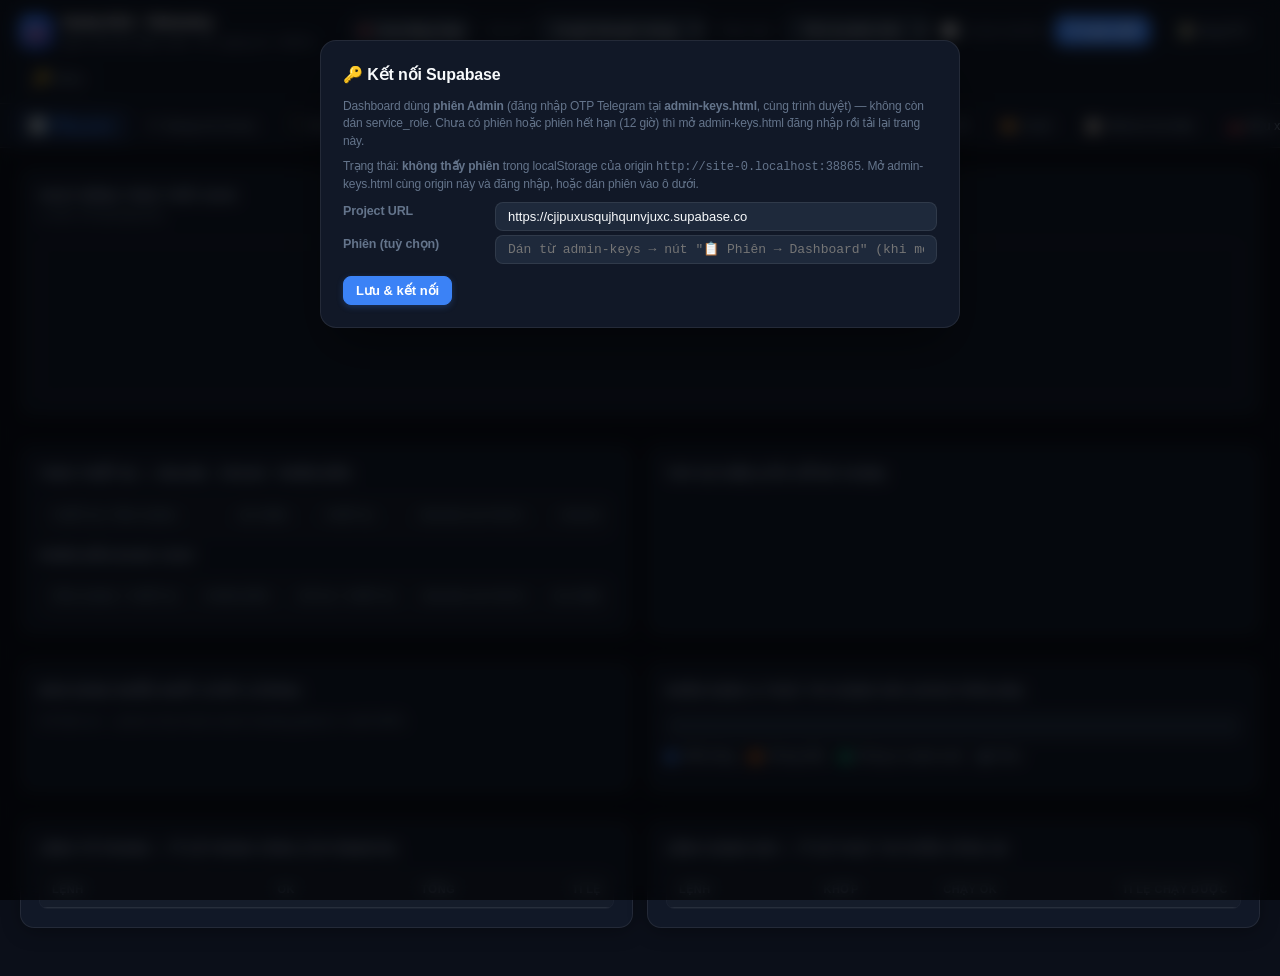
<file: telemetry/index.html>
<!DOCTYPE html>
<html lang="vi" data-theme="dark">
<head>
<meta charset="UTF-8">
<meta name="viewport" content="width=device-width, initial-scale=1.0">
<title>Geely EX2 — Telemetry Dashboard</title>
<style>
  /* ===== Modern SaaS Design System (Deep Slate Dark-First & Clean Light) ===== */
  :root {
    --surface-0: #0b0f19;          /* Nền trang Deep Slate */
    --surface-1: #111827;          /* Mặt card/panel chính */
    --surface-2: #1e293b;          /* Hàng hover, input nền, card con */
    --surface-3: #334155;          /* Viền nhấn, hover cấp 2 */
    --border: rgba(255, 255, 255, 0.08);
    --border-subtle: rgba(255, 255, 255, 0.04);
    --border-hover: rgba(255, 255, 255, 0.18);
    --text-primary: #f8fafc;
    --text-secondary: #94a3b8;
    --text-muted: #64748b;
    --accent: #3b82f6;             /* Electric Blue */
    --accent-hover: #2563eb;
    --accent-glow: rgba(59, 130, 246, 0.25);
    --accent-subtle: rgba(59, 130, 246, 0.1);
    --series-1: #3b82f6;
    --series-2: #f97316;
    --series-3: #10b981;
    --bar-ramp: #3b82f6;
    --bar-ramp-weak: #60a5fa;
    --good: #10b981;
    --good-bg: rgba(16, 185, 129, 0.12);
    --warning: #f59e0b;
    --warning-bg: rgba(245, 158, 11, 0.12);
    --serious: #f97316;
    --serious-bg: rgba(249, 115, 22, 0.12);
    --critical: #ef4444;
    --critical-bg: rgba(239, 68, 68, 0.12);
    --critical-glow: rgba(239, 68, 68, 0.25);
    --card-shadow: 0 4px 20px -2px rgba(0, 0, 0, 0.35);
    --card-shadow-hover: 0 10px 25px -3px rgba(0, 0, 0, 0.5);
  }
  :root[data-theme="light"] {
    --surface-0: #f8fafc;          /* Trắng slate sạch sẽ */
    --surface-1: #ffffff;
    --surface-2: #f1f5f9;
    --surface-3: #e2e8f0;
    --border: #e2e8f0;
    --border-subtle: #f1f5f9;
    --border-hover: #cbd5e1;
    --text-primary: #0f172a;
    --text-secondary: #475569;
    --text-muted: #64748b;
    --accent: #2563eb;
    --accent-hover: #1d4ed8;
    --accent-glow: rgba(37, 99, 235, 0.18);
    --accent-subtle: rgba(37, 99, 235, 0.08);
    --series-1: #2563eb;
    --series-2: #ea580c;
    --series-3: #059669;
    --bar-ramp: #2563eb;
    --bar-ramp-weak: #3b82f6;
    --good: #059669;
    --good-bg: rgba(5, 150, 105, 0.1);
    --warning: #d97706;
    --warning-bg: rgba(217, 119, 6, 0.1);
    --serious: #ea580c;
    --serious-bg: rgba(234, 88, 12, 0.1);
    --critical: #dc2626;
    --critical-bg: rgba(220, 38, 38, 0.1);
    --critical-glow: rgba(220, 38, 38, 0.18);
    --card-shadow: 0 4px 20px -2px rgba(0, 0, 0, 0.05);
    --card-shadow-hover: 0 10px 25px -3px rgba(0, 0, 0, 0.08);
  }

  * { box-sizing: border-box; margin: 0; padding: 0; }
  body {
    background: var(--surface-0); color: var(--text-primary);
    font: 13.5px/1.55 -apple-system, BlinkMacSystemFont, "Segoe UI", Roboto, "Helvetica Neue", Arial, sans-serif;
    letter-spacing: -0.01em;
    -webkit-font-smoothing: antialiased;
  }
  a { color: var(--accent); text-decoration: none; transition: color 0.15s; }
  a:hover { text-decoration: underline; }

  /* ===== Header Bar ===== */
  header {
    display: flex; align-items: center; gap: 12px; flex-wrap: wrap;
    padding: 10px 20px; border-bottom: 1px solid var(--border);
    background: rgba(17, 24, 39, 0.85); backdrop-filter: blur(12px); -webkit-backdrop-filter: blur(12px);
    position: sticky; top: 0; z-index: 20;
    box-shadow: 0 1px 3px rgba(0,0,0,0.1);
  }
  :root[data-theme="light"] header {
    background: rgba(255, 255, 255, 0.85);
  }
  .brand-group { display: flex; align-items: center; gap: 10px; }
  .brand-icon {
    width: 32px; height: 32px; border-radius: 8px;
    background: linear-gradient(135deg, var(--accent) 0%, #1d4ed8 100%);
    display: inline-flex; align-items: center; justify-content: center;
    font-size: 16px; box-shadow: 0 2px 8px var(--accent-glow);
  }
  header h1 { font-size: 15px; font-weight: 700; letter-spacing: -0.2px; margin: 0; }
  header .sub { font-size: 12px; color: var(--text-muted); font-weight: 400; }
  .spacer { flex: 1; }

  /* Status Pulse Dot */
  #connLabel {
    display: inline-flex; align-items: center; gap: 7px;
    background: var(--surface-2); border: 1px solid var(--border);
    padding: 4px 10px; border-radius: 99px; font-size: 12px; font-weight: 500;
  }
  .dot { width: 8px; height: 8px; border-radius: 50%; display: inline-block; position: relative; }
  .dot.ok {
    background: var(--good);
    box-shadow: 0 0 0 0 rgba(16, 185, 129, 0.7);
    animation: pulse-ok 2s infinite;
  }
  .dot.bad {
    background: var(--critical);
    box-shadow: 0 0 0 0 rgba(239, 68, 68, 0.7);
    animation: pulse-bad 2s infinite;
  }
  @keyframes pulse-ok {
    0% { box-shadow: 0 0 0 0 rgba(16, 185, 129, 0.7); }
    70% { box-shadow: 0 0 0 6px rgba(16, 185, 129, 0); }
    100% { box-shadow: 0 0 0 0 rgba(16, 185, 129, 0); }
  }
  @keyframes pulse-bad {
    0% { box-shadow: 0 0 0 0 rgba(239, 68, 68, 0.7); }
    70% { box-shadow: 0 0 0 6px rgba(239, 68, 68, 0); }
    100% { box-shadow: 0 0 0 0 rgba(239, 68, 68, 0); }
  }

  /* Form Controls */
  button, select, input[type="text"], input[type="password"] {
    background: var(--surface-2); color: var(--text-primary);
    border: 1px solid var(--border); border-radius: 8px; padding: 6px 12px;
    font-size: 13px; font-family: inherit; cursor: pointer;
    transition: all 0.15s cubic-bezier(0.4, 0, 0.2, 1);
  }
  button:hover, select:hover, input[type="text"]:hover, input[type="password"]:hover {
    border-color: var(--border-hover);
  }
  button:focus, select:focus, input[type="text"]:focus, input[type="password"]:focus {
    outline: none; border-color: var(--accent);
    box-shadow: 0 0 0 3px var(--accent-subtle);
  }
  button.primary {
    background: var(--accent); border-color: var(--accent); color: #fff;
    font-weight: 600; box-shadow: 0 2px 6px var(--accent-glow);
  }
  button.primary:hover {
    background: var(--accent-hover); border-color: var(--accent-hover);
    transform: translateY(-1px); box-shadow: 0 4px 12px var(--accent-glow);
  }
  button.primary:active { transform: translateY(0); }
  button.ghost {
    background: transparent; border-color: var(--border); color: var(--text-secondary);
  }
  button.ghost:hover {
    background: var(--surface-2); color: var(--text-primary); border-color: var(--border-hover);
  }
  button.small { padding: 4px 8px; font-size: 11.5px; border-radius: 6px; }
  button:disabled { opacity: 0.55; cursor: not-allowed; filter: grayscale(40%); }
  input[type="password"] { min-width: 320px; font-family: ui-monospace, SFMono-Regular, Menlo, monospace; }

  /* ===== Segmented Navigation Tabs ===== */
  nav.tabs {
    display: flex; gap: 4px; padding: 6px 16px;
    border-bottom: 1px solid var(--border);
    background: var(--surface-1); overflow-x: auto; scrollbar-width: none;
  }
  nav.tabs::-webkit-scrollbar { display: none; }
  nav.tabs button {
    background: transparent; border: 1px solid transparent; border-radius: 8px;
    padding: 7px 13px; color: var(--text-secondary); font-size: 12.5px; font-weight: 500;
    white-space: nowrap; transition: all 0.15s ease;
  }
  nav.tabs button:hover {
    background: var(--surface-2); color: var(--text-primary);
  }
  nav.tabs button.active {
    background: var(--accent-subtle); color: var(--accent);
    border-color: rgba(59, 130, 246, 0.3); font-weight: 600;
  }
  :root[data-theme="light"] nav.tabs button.active {
    background: var(--accent-subtle); color: var(--accent);
    border-color: rgba(37, 99, 235, 0.3);
  }

  main { padding: 20px; max-width: 1560px; margin: 0 auto; }

  /* ===== Stat tiles ===== */
  .tiles {
    display: grid; grid-template-columns: repeat(auto-fill, minmax(185px, 1fr));
    gap: 12px; margin-bottom: 16px;
  }
  .tile {
    background: var(--surface-1); border: 1px solid var(--border); border-radius: 12px;
    padding: 14px 16px; position: relative; box-shadow: var(--card-shadow);
    transition: all 0.2s cubic-bezier(0.4, 0, 0.2, 1);
    display: flex; flex-direction: column; justify-content: space-between;
  }
  .tile:hover {
    transform: translateY(-2px); border-color: var(--border-hover);
    box-shadow: var(--card-shadow-hover);
  }
  .tile .num {
    font-size: 26px; font-weight: 800; font-variant-numeric: tabular-nums;
    letter-spacing: -0.5px; line-height: 1.2; color: var(--text-primary);
  }
  .tile .lbl { font-size: 12px; font-weight: 600; color: var(--text-secondary); margin-top: 4px; }
  .tile .sub { font-size: 11px; color: var(--text-muted); margin-top: 3px; line-height: 1.35; }
  .tile.highlight      { border-left: 3.5px solid var(--accent); }
  .tile.highlight-good { border-left: 3.5px solid var(--good); }
  .tile.highlight-warn { border-left: 3.5px solid var(--warning); }
  .tile.highlight-bad  { border-left: 3.5px solid var(--critical); }

  /* ===== Funnel Card ===== */
  .funnel-card {
    background: var(--surface-1); border: 1px solid var(--border); border-radius: 14px;
    padding: 18px; margin-bottom: 14px; box-shadow: var(--card-shadow);
  }
  .funnel-card h2 { font-size: 13px; font-weight: 700; text-transform: uppercase; letter-spacing: 0.5px; color: var(--text-secondary); margin-bottom: 12px; }
  .funnel-steps {
    display: grid; grid-template-columns: repeat(auto-fit, minmax(180px, 1fr)); gap: 10px;
    align-items: stretch; margin-top: 10px;
  }
  .funnel-step {
    background: var(--surface-2); border: 1px solid var(--border); border-radius: 10px;
    padding: 14px; position: relative; display: flex; flex-direction: column;
    transition: transform 0.15s ease, border-color 0.15s ease;
  }
  .funnel-step:hover {
    transform: translateY(-2px); border-color: var(--accent);
  }
  .funnel-step .f-num { font-size: 22px; font-weight: 800; color: var(--accent); font-variant-numeric: tabular-nums; }
  .funnel-step .f-lbl { font-size: 12.5px; font-weight: 600; margin-top: 4px; color: var(--text-primary); }
  .funnel-step .f-sub { font-size: 11px; color: var(--text-muted); margin-top: 4px; line-height: 1.4; }
  .funnel-step .f-pct {
    margin-top: auto; padding-top: 8px; font-size: 11px; font-weight: 700;
    color: var(--good); display: flex; align-items: center; justify-content: space-between;
    border-top: 1px dashed var(--border);
  }

  /* ===== Cards / Grids ===== */
  .grid2 { display: grid; grid-template-columns: 1fr 1fr; gap: 14px; margin-bottom: 14px; }
  .grid3 { display: grid; grid-template-columns: 1fr 1fr 1fr; gap: 14px; margin-bottom: 14px; }
  @media (max-width: 1024px) { .grid2, .grid3 { grid-template-columns: 1fr; } }
  .card {
    background: var(--surface-1); border: 1px solid var(--border); border-radius: 14px;
    padding: 18px; margin-bottom: 14px; box-shadow: var(--card-shadow);
    transition: border-color 0.2s, box-shadow 0.2s;
  }
  .card:hover { border-color: var(--border-hover); }
  .card h2 {
    font-size: 12.5px; font-weight: 700; text-transform: uppercase; letter-spacing: 0.5px;
    color: var(--text-secondary); margin-bottom: 12px; display: flex; align-items: center; justify-content: space-between;
  }

  /* ===== Tables ===== */
  .tblwrap { overflow-x: auto; border-radius: 8px; border: 1px solid var(--border-subtle); }
  table { width: 100%; border-collapse: collapse; font-size: 12.5px; text-align: left; }
  th {
    color: var(--text-muted); font-size: 11px; font-weight: 700; text-transform: uppercase;
    letter-spacing: 0.5px; padding: 9px 12px; border-bottom: 1px solid var(--border);
    background: rgba(255, 255, 255, 0.015); white-space: nowrap;
  }
  td {
    padding: 8px 12px; border-bottom: 1px solid var(--border);
    vertical-align: middle; transition: background 0.1s ease;
  }
  tr:last-child td { border-bottom: none; }
  tr:hover td { background: var(--surface-2); }
  td.num, th.num { text-align: right; font-variant-numeric: tabular-nums; }
  .mono { font-family: ui-monospace, SFMono-Regular, Menlo, monospace; font-size: 11.5px; }
  .muted { color: var(--text-muted); }

  /* ===== Level badges ===== */
  .badge {
    display: inline-flex; align-items: center; gap: 4px; padding: 2px 9px;
    border-radius: 99px; font-size: 11px; font-weight: 600; white-space: nowrap;
  }
  .badge.info    { background: var(--accent-subtle); color: var(--accent); }
  .badge.warning { background: var(--warning-bg); color: var(--warning); }
  .badge.error   { background: var(--critical-bg); color: var(--critical); }
  .badge.fatal   { background: var(--critical); color: #fff; }
  .badge.ok      { background: var(--good-bg); color: var(--good); }

  /* ===== Bar list ===== */
  .barlist { display: flex; flex-direction: column; gap: 4px; }
  .barrow {
    display: grid; grid-template-columns: 210px 1fr 90px; gap: 12px;
    align-items: center; font-size: 12.5px; padding: 3px 0;
  }
  .barrow .name {
    text-align: right; color: var(--text-secondary); overflow: hidden;
    text-overflow: ellipsis; white-space: nowrap; font-size: 12px;
  }
  .barrow .track { background: var(--surface-2); border-radius: 4px; height: 12px; overflow: hidden; }
  .barrow .fill {
    height: 100%; background: linear-gradient(90deg, var(--bar-ramp) 0%, var(--bar-ramp-weak) 100%);
    border-radius: 4px; min-width: 2px; transition: width 0.3s ease;
  }
  .barrow .val { color: var(--text-primary); font-variant-numeric: tabular-nums; font-weight: 600; font-size: 12px; }

  /* ===== Voice stacked bar ===== */
  .stacked { display: flex; height: 26px; border-radius: 6px; overflow: hidden; gap: 2px; background: var(--surface-2); }
  .stacked .seg { display: flex; align-items: center; justify-content: center; font-size: 11px; font-weight: 700; color: #fff; min-width: 0; }
  .stacked .seg.s1 { background: var(--series-1); }
  .stacked .seg.s2 { background: var(--series-2); }
  .stacked .seg.s3 { background: var(--series-3); }
  .legend { display: flex; gap: 14px; flex-wrap: wrap; margin-top: 8px; font-size: 12px; color: var(--text-secondary); }
  .legend span { display: inline-flex; align-items: center; gap: 6px; }
  .legend i { width: 10px; height: 10px; border-radius: 3px; display: inline-block; }
  .legend i.s1 { background: var(--series-1); } .legend i.s2 { background: var(--series-2); } .legend i.s3 { background: var(--series-3); }

  /* ===== Filters row ===== */
  .filters { display: flex; gap: 10px; flex-wrap: wrap; align-items: center; margin-bottom: 12px; }
  .filters label { font-size: 12px; color: var(--text-muted); display: inline-flex; align-items: center; gap: 6px; }

  /* ===== Modal ===== */
  .modal-bg {
    position: fixed; inset: 0; background: rgba(0,0,0,0.65);
    backdrop-filter: blur(8px); -webkit-backdrop-filter: blur(8px);
    display: none; align-items: flex-start; justify-content: center;
    z-index: 100; padding: 40px 16px; overflow: auto;
  }
  .modal-bg.open { display: flex; }
  .modal {
    background: var(--surface-1); border: 1px solid var(--border); border-radius: 16px;
    max-width: 1000px; width: 100%; padding: 22px; box-shadow: 0 25px 50px -12px rgba(0,0,0,0.5);
    animation: modal-enter 0.2s cubic-bezier(0.16, 1, 0.3, 1);
  }
  @keyframes modal-enter {
    from { opacity: 0; transform: scale(0.97); }
    to { opacity: 1; transform: scale(1); }
  }
  .modal h2 { font-size: 16px; font-weight: 700; margin-bottom: 10px; }
  pre.stack {
    background: var(--surface-0); border: 1px solid var(--border); border-radius: 10px;
    padding: 12px; overflow: auto; max-height: 360px; font-size: 12px;
    font-family: ui-monospace, Menlo, monospace; white-space: pre-wrap; word-break: break-word; line-height: 1.5;
  }
  .kv { display: grid; grid-template-columns: 140px 1fr; gap: 4px 12px; font-size: 12.5px; margin-bottom: 12px; }
  .kv b { color: var(--text-muted); font-weight: 600; }
  details { margin-top: 10px; }
  summary { cursor: pointer; color: var(--accent); font-size: 12.5px; font-weight: 600; user-select: none; }

  .empty { color: var(--text-muted); text-align: center; padding: 24px; font-size: 13px; }
  .hint { font-size: 12px; color: var(--text-muted); margin: 8px 0; line-height: 1.45; }
  .jsonbtn {
    background: var(--surface-2); color: var(--accent); border: 1px solid var(--border);
    border-radius: 6px; padding: 3px 10px; font-size: 11.5px; cursor: pointer; font-weight: 600;
  }
  .jsonbtn:hover { border-color: var(--accent); background: var(--accent-subtle); }

  /* ===== Chip loại event ===== */
  .chips { display: flex; gap: 6px; flex-wrap: wrap; margin-bottom: 12px; }
  .chips button {
    display: inline-flex; align-items: center; gap: 6px; background: var(--surface-2);
    color: var(--text-secondary); border: 1px solid var(--border); border-radius: 99px;
    padding: 4px 12px; font-size: 11.5px; cursor: pointer; transition: all 0.15s ease;
  }
  .chips button:hover { border-color: var(--border-hover); color: var(--text-primary); }
  .chips button.on {
    border-color: var(--accent); background: var(--accent-subtle); color: var(--accent); font-weight: 600;
  }
  .chips button b { font-variant-numeric: tabular-nums; color: var(--text-primary); }
  .chips button .dot { width: 7px; height: 7px; border-radius: 99px; display: inline-block; }

  /* ===== Bảng events: bố cục CỐ ĐỊNH ===== */
  #eventsTable { table-layout: fixed; }
  #eventsTable th:nth-child(1) { width: 148px; }  /* thời gian */
  #eventsTable th:nth-child(2) { width: 56px; }   /* app */
  #eventsTable th:nth-child(3) { width: 96px; }   /* mức */
  #eventsTable th:nth-child(4) { width: 172px; }  /* sự kiện */
  #eventsTable th:nth-child(6) { width: 118px; }  /* màn hình */
  #eventsTable th:nth-child(7) { width: 132px; }  /* thành phần */
  #eventsTable th:nth-child(8) { width: 74px; }   /* phiên */
  #eventsTable th:nth-child(9) { width: 96px; }   /* device */
  #eventsTable th:nth-child(10) { width: 64px; }  /* JSON */
  #eventsTable td { overflow: hidden; text-overflow: ellipsis; white-space: nowrap; }
  .locaddr { max-width: 100%; white-space: normal; overflow-wrap: anywhere; display: block; }

  /* ===== Timeline ===== */
  .timeline {
    display: flex; gap: 3px; align-items: flex-end; height: 155px;
    padding: 16px 12px 8px; background: var(--surface-1); border: 1px solid var(--border);
    border-radius: 10px; box-sizing: border-box; overflow-x: auto;
  }
  .tcol {
    flex: 1; display: flex; flex-direction: column; justify-content: flex-end;
    height: 100%; min-width: 13px; position: relative; cursor: pointer;
  }
  .tbar { height: 105px; display: flex; align-items: flex-end; width: 100%; }
  .tfill {
    width: 100%; background: linear-gradient(180deg, #60a5fa 0%, var(--accent) 100%);
    border-radius: 4px 4px 0 0; min-height: 3px;
    transition: height 0.2s ease, filter 0.15s ease;
  }
  .tfill.empty-bar { background: var(--border); opacity: 0.3; min-height: 2px; height: 2px !important; }
  .tfill.peak-fill {
    box-shadow: 0 0 10px rgba(245, 158, 11, 0.7);
    filter: brightness(1.2);
    border-top: 2px solid #fbbf24;
  }
  .tcol:hover .tfill:not(.empty-bar) {
    filter: brightness(1.25) drop-shadow(0 0 6px var(--accent-glow));
  }
  .tlbl {
    font-size: 10px; color: var(--text-muted); text-align: center;
    white-space: nowrap; overflow: visible; margin-top: 6px; line-height: 1.1;
    user-select: none; font-variant-numeric: tabular-nums;
  }
  .tlbl.has-tick { color: var(--text-secondary); font-weight: 600; }

  /* ===== Voice audio playback ===== */
  .btn-voice-play {
    display: inline-flex; align-items: center; gap: 5px;
    padding: 3px 9px; font-size: 11px; font-weight: 600;
    background: var(--accent-subtle); color: var(--accent);
    border: 1px solid rgba(59, 130, 246, 0.3); border-radius: 6px;
    cursor: pointer; transition: all 0.15s ease; white-space: nowrap;
  }
  .btn-voice-play:hover {
    background: var(--accent); color: #fff; border-color: var(--accent);
    box-shadow: 0 2px 8px var(--accent-glow);
  }
  .btn-voice-play.playing {
    background: var(--good); color: #fff; border-color: var(--good);
    box-shadow: 0 0 10px rgba(16, 185, 129, 0.4);
    animation: pulse-audio 1.2s infinite alternate;
    will-change: transform;
  }
  @keyframes pulse-audio {
    0% { transform: scale(1); }
    100% { transform: scale(1.04); }
  }
  .btn-voice-play.playing.fallback {
    background: var(--warning); color: #111; border-color: var(--warning);
  }
  .btn-voice-play.needs-tts { border-style: dashed; opacity: .85; }
  .btn-voice-play.btn-tts { color: var(--text-muted); }
  .btn-voice-play.btn-tts:hover {
    background: var(--accent); color: #fff; border-color: var(--accent);
  }
</style>
</head>
<body>

<header>
  <div class="brand-group">
    <div class="brand-icon">🚗</div>
    <div>
      <h1>Geely EX2 · Telemetry</h1>
      <div class="sub">giám sát toàn diện crash · lỗi · giọng nói · thiết bị</div>
    </div>
  </div>
  <span class="spacer"></span>
  <span id="connLabel"><span class="dot bad" id="connDot"></span> <span id="connText">chưa kết nối</span></span>
  <label class="filters" style="margin:0"><span style="font-size:12px;color:var(--text-muted)">Cửa sổ:</span>
    <select id="rangeSel">
      <option value="12">12 giờ</option>
      <option value="24" selected>24 giờ (khuyên dùng)</option>
      <option value="48">48 giờ</option>
      <option value="168">7 ngày</option>
      <option value="720">30 ngày</option>
      <option value="8760">Tất cả (~1 năm)</option>
    </select>
  </label>
  <label class="filters" style="margin:0"><span style="font-size:12px;color:var(--text-muted)">Phiên bản:</span>
    <select id="versionSel" style="max-width:180px">
      <option value="">Tất cả phiên bản</option>
    </select>
  </label>
  <label style="display:flex;align-items:center;gap:6px;font-size:12px;color:var(--text-muted);cursor:pointer">
    <input type="checkbox" id="autoRefresh" style="cursor:pointer"> Tự làm mới 60s
  </label>
  <button id="btnRefresh" class="primary">↻ Làm mới</button>
  <button id="btnTheme" class="ghost">🌓 Sáng/Tối</button>
  <button id="btnKey" class="ghost">🔑 Khóa</button>
</header>

<nav class="tabs" id="tabs">
  <button data-tab="overview" class="active">📊 Tổng quan</button>
  <button data-tab="voice">🎙 Giọng nói (Core)</button>
  <button data-tab="splitscreen">📱 Chia màn hình &amp; PIP</button>
  <button data-tab="connection">📶 Kết nối Phone ↔ Xe</button>
  <button data-tab="hardware">🚗 Phần cứng &amp; VHAL</button>
  <button data-tab="stability">🛡 Ổn định &amp; Bộ nhớ</button>
  <button data-tab="errors">⚠ Lỗi</button>
  <button data-tab="crash">💥 Crash</button>
  <button data-tab="events">📋 Nhật ký Sự kiện</button>
  <button data-tab="devices-car">🚗 Đầu xe <span id="badgeCarCount" class="badge" style="font-size:11px;padding:1px 5px;margin-left:4px;display:none">0</span></button>
  <button data-tab="devices-phone">📱 Điện thoại <span id="badgePhoneCount" class="badge" style="font-size:11px;padding:1px 5px;margin-left:4px;display:none">0</span></button>
</nav>

<div id="deviceBanner" style="display:none;background:var(--surface-1);border:1px solid var(--accent);border-radius:10px;padding:10px 16px;max-width:1560px;margin:12px auto 0;align-items:center;gap:12px;font-size:13px;box-shadow:var(--card-shadow);box-sizing:border-box">
  <span id="deviceBannerText" style="flex:1;font-weight:600"></span>
  <button id="btnClearDevice" class="ghost small">✕ Xem tất cả thiết bị</button>
</div>

<div id="versionBanner" style="display:none;background:var(--surface-1);border:1px solid #10b981;border-radius:10px;padding:10px 16px;max-width:1560px;margin:12px auto 0;align-items:center;gap:12px;font-size:13px;box-shadow:var(--card-shadow);box-sizing:border-box">
  <span id="versionBannerText" style="flex:1;font-weight:600;color:var(--good)"></span>
  <button id="btnClearVersion" class="ghost small">✕ Xem tất cả phiên bản</button>
</div>

<div id="timeoutBanner" style="display:none;background:rgba(239,68,68,0.12);border:1px solid var(--critical);border-radius:10px;padding:10px 16px;max-width:1560px;margin:12px auto 0;align-items:center;gap:12px;font-size:13px;box-shadow:var(--card-shadow);box-sizing:border-box">
  <span style="font-size:18px">⚠️</span>
  <span id="timeoutBannerText" style="flex:1;font-weight:600;color:var(--critical);line-height:1.4"></span>
  <button id="btnDismissTimeout" class="ghost small" onclick="$('timeoutBanner').style.display='none'">✕ Đóng</button>
</div>

<div id="fleetHealthBanner" style="display:none;max-width:1560px;margin:12px auto 0;border-radius:12px;padding:12px 18px;align-items:center;gap:14px;box-shadow:var(--card-shadow);box-sizing:border-box;font-size:13px;transition:all 0.3s ease">
  <div id="fleetHealthIcon" style="font-size:22px;line-height:1"></div>
  <div style="flex:1">
    <div id="fleetHealthTitle" style="font-weight:700;font-size:13.5px;margin-bottom:2px"></div>
    <div id="fleetHealthDesc" style="color:var(--text-secondary);font-size:12px;line-height:1.4"></div>
  </div>
  <div id="fleetHealthBadges" style="display:flex;gap:6px;flex-wrap:wrap"></div>
</div>

<main>
  <!-- ============ 1. TỔNG QUAN ============ -->
  <section id="tab-overview">
    <div class="card">
      <div style="display:flex;justify-content:space-between;align-items:center;margin-bottom:10px;flex-wrap:wrap;gap:8px">
        <div>
          <h2 style="margin:0">Hoạt động theo thời gian</h2>
          <div class="hint" id="timelineSub" style="font-size:11px;color:var(--text-muted);margin-top:2px">sự kiện mỗi giờ/ngày/tuần</div>
        </div>
        <div id="timelineStats" style="display:flex;gap:14px;font-size:12px;color:var(--text-muted);flex-wrap:wrap"></div>
      </div>
      <div class="timeline" id="timeline"></div>
    </div>
    <div class="tiles" id="tiles"></div>
    <div class="grid2">
      <div class="card">
        <h2>Theo thiết bị — online · crash · phiên bản</h2>
        <div class="tblwrap"><table id="appTable">
          <thead><tr><th>Thiết bị / Ứng dụng</th><th class="num">Sự kiện</th><th class="num">Thiết bị</th><th class="num">Online (40 phút)</th><th class="num">Crash</th></tr></thead>
          <tbody></tbody>
        </table></div>
        <h2 style="margin-top:12px">Phiên bản đang chạy</h2>
        <div class="tblwrap"><table id="verTable">
          <thead><tr>
            <th>Ứng dụng / Thiết bị</th>
            <th>Phiên bản</th>
            <th class="num" title="Số lượng đầu xe hoặc điện thoại sử dụng phiên bản này trong khoảng thời gian đã chọn">Số xe / Thiết bị</th>
            <th class="num" title="Thiết bị có phát sinh hoạt động trong 40 phút gần nhất">Online (40 phút)</th>
            <th class="num">Sự kiện</th>
          </tr></thead>
          <tbody></tbody>
        </table></div>
      </div>
      <div class="card">
        <h2>Top sự kiện (cửa sổ đã chọn)</h2>
        <div class="legend" id="topEventsLegend"></div>
        <div class="barlist" id="topEvents"></div>
      </div>
      <div class="card">
        <h2>Màn dùng nhiều nhất (thời lượng)</h2>
        <p class="hint">Chỉ bản car — phone chưa hook screen tracking (phase 2, shell KMP).</p>
        <div class="barlist" id="topScreens"></div>
      </div>
      <div class="card">
        <h2>Nhận dạng &amp; Thực thi giọng nói (Voice Pipeline)</h2>
        <div class="stacked" id="voiceStack"></div>
        <div class="legend">
          <span><i class="s1"></i> Hiểu đúng</span>
          <span><i class="s2"></i> Không hiểu</span>
          <span><i class="s3"></i> Không có wake word</span>
          <span><i style="background:var(--text-muted)"></i> Khác</span>
        </div>
        <p class="hint" id="voiceSub"></p>
      </div>
    </div>
    <div class="grid2">
      <div class="card">
        <h2>Lệnh từ Phone — tỉ lệ thành công (TCP Remote)</h2>
        <div class="tblwrap"><table id="remoteCmdTable">
          <thead><tr><th>Lệnh</th><th class="num">OK</th><th class="num">Tổng</th><th class="num">Tỉ lệ</th></tr></thead>
          <tbody></tbody>
        </table></div>
      </div>
      <div class="card">
        <h2>Lệnh Giọng nói — tỉ lệ thực thi phần cứng xe</h2>
        <div class="tblwrap"><table id="voiceCmdOverviewTable">
          <thead><tr><th>Lệnh</th><th class="num">Khớp</th><th class="num">Chạy OK</th><th class="num">Tỉ lệ chạy được</th></tr></thead>
          <tbody></tbody>
        </table></div>
      </div>
    </div>
  </section>

  <!-- ============ 2. VOICE (GIỌNG NÓI — 2 TẦNG CHUYÊN SÂU) ============ -->
  <section id="tab-voice" style="display:none">
    <p class="hint">🎙 <b>Voice là tính năng cốt lõi.</b> Hệ thống giám sát trọn vẹn 2 tầng: <b>Tầng 1 (STT &amp; Khớp lệnh)</b> và <b>Tầng 2 (Thực thi phần cứng xe &amp; Phản hồi âm thanh)</b>. <i>(Bấm nút <b>▶ Nghe</b> để nghe file ghi âm WAV từ micro xe; nếu file lỗi hoặc chưa upload, hệ thống tự động kích hoạt <b>Fail Callback</b> phát qua <b>Online TTS tiếng Việt</b>. Bạn cũng có thể bấm <b>🗣 Đọc TTS</b> để nghe đọc văn bản trực tiếp)</i>.</p>
    
    <!-- Bộ lọc theo Phiên bản dành riêng cho Voice -->
    <div class="filters" style="margin-bottom:14px;background:var(--surface-1);padding:10px 16px;border-radius:12px;border:1px solid var(--border);display:flex;align-items:center;gap:12px;box-shadow:var(--card-shadow);flex-wrap:wrap">
      <span style="font-size:13px;font-weight:700;display:flex;align-items:center;gap:6px">📦 Lọc Voice theo Phiên bản:</span>
      <select id="voiceVersionSel" style="font-weight:600;min-width:200px">
        <option value="">Tất cả phiên bản (Toàn bộ đội xe)</option>
      </select>
      <span id="voiceVersionStats" class="muted" style="font-size:12px"></span>
      <button id="btnResetVoiceVersion" class="ghost small" style="display:none">✕ Bỏ lọc</button>
    </div>

    <div class="tiles" id="voiceTiles"></div>
    <!-- 15/09/2026: tỉ lệ hiểu đúng theo BẢN + MÁY — tách "pipeline kém" khỏi "xe chưa cập nhật / STT chết" -->
    <div class="card">
      <h2>Phễu theo bản app &amp; máy — KHÔNG loại lượt nào</h2>
      <p class="hint">Mọi lượt đều đếm. Cột lệch = chỗ tìm nguyên nhân gốc: <b>Rỗng</b> gần 100 % + STT ≈ 0 ms = STT chết / model thiếu (bản cũ chưa cập nhật); <b>Ambient</b> = KWS bản 1.1.0 bắn tiếng cabin thành lượt (activation wake_word, không khớp từ nào, không PTT — vá ở 1.1.1); <b>Không wake</b> = có tiếng nhưng không gọi xe.</p>
      <div class="tblwrap">
        <table><thead><tr><th>Bản</th><th>Máy</th><th class="num">Lượt</th><th class="num">PTT</th><th class="num">Hiểu</th><th class="num">Rỗng</th><th class="num">↳ Ambient</th><th class="num">Không hiểu</th><th class="num">Không wake</th><th class="num">STT p50</th><th class="num">Hiểu đúng</th><th>Dấu hiệu nguyên nhân</th></tr></thead>
          <tbody id="voiceByVersion"></tbody></table>
      </div>
    </div>

    <!-- Phễu Voice Funnel -->
    <div class="funnel-card">
      <h2>Phễu chuyển đổi lệnh nói (Voice Execution Funnel)</h2>
      <div class="funnel-steps" id="voiceFunnel"></div>
    </div>

    <div class="card">
      <div style="display:flex;justify-content:space-between;align-items:center;margin-bottom:10px;flex-wrap:wrap;gap:8px">
        <div>
          <h2 style="margin:0">Lượt nói theo thời gian</h2>
          <div class="hint" id="voiceTimelineSub" style="font-size:11px;color:var(--text-muted);margin-top:2px">lượt gọi xe mỗi giờ/ngày/tuần</div>
        </div>
        <div id="voiceTimelineStats" style="display:flex;gap:14px;font-size:12px;color:var(--text-muted);flex-wrap:wrap"></div>
      </div>
      <div class="timeline" id="voiceTimeline"></div>
    </div>

    <div class="grid2">
      <div class="card">
        <h2>Theo engine STT</h2>
        <div class="barlist" id="voiceEngines"></div>
      </div>
      <div class="card">
        <h2>Cách kích hoạt giọng nói</h2>
        <div class="barlist" id="voiceActivation"></div>
      </div>
      <div class="card">
        <h2>Lời đánh thức (Wake word)</h2>
        <div class="barlist" id="voiceWakeWords"></div>
      </div>
      <div class="card">
        <h2>Mức tin cậy (Confidence)</h2>
        <div class="tblwrap"><table id="confTable">
          <thead><tr><th>Confidence</th><th class="num">Lượt</th></tr></thead>
          <tbody></tbody>
        </table></div>
      </div>
    </div>

    <div class="grid2">
      <div class="card">
        <h2>🚗 Ma trận Hiệu năng theo Tốc độ xe (Speed vs Accuracy)</h2>
        <div class="tblwrap"><table id="voiceSpeedTable">
          <thead><tr><th>Dải tốc độ</th><th class="num">Lượt nói</th><th class="num">Hiểu đúng</th><th class="num">Tỉ lệ</th><th class="num">SNR TB</th><th class="num">Độ ồn nền</th></tr></thead>
          <tbody></tbody>
        </table></div>
      </div>
      <div class="card">
        <h2>🌪 Tương quan Tạp âm Cabin &amp; Môi trường (Noise Factors)</h2>
        <div class="tblwrap"><table id="voiceNoiseFactorsTable">
          <thead><tr><th>Nguồn gây ồn / Môi trường</th><th class="num">Số lượt</th><th class="num">Hiểu đúng</th><th class="num">Tỉ lệ hiểu</th></tr></thead>
          <tbody></tbody>
        </table></div>
      </div>
    </div>

    <div class="grid2">
      <div class="card">
        <h2>🔍 Phân tích Nguyên nhân Lỗi Âm học &amp; Cú pháp (Failure Causes)</h2>
        <div class="tblwrap"><table id="voiceFailureCausesTable">
          <thead><tr><th>Chẩn đoán nguyên nhân</th><th class="num">Số lần bị ảnh hưởng</th></tr></thead>
          <tbody></tbody>
        </table></div>
      </div>
      <div class="card">
        <h2>📊 Phân bố Chất lượng Âm học (Acoustic Quality)</h2>
        <div class="barlist" id="voiceAcousticQuality"></div>
      </div>
    </div>

    <div class="card">
      <h2>Bảng tổng hợp lệnh nói — Tầng 1 (Khớp lệnh) ➔ Tầng 2 (Thực thi phần cứng)</h2>
      <div class="tblwrap"><table id="voiceCmdTable">
        <thead><tr><th>Lệnh giọng nói</th><th class="num">Lượt nói (Tổng)</th><th class="num">Hiểu đúng (Khớp)</th><th class="num">Thực thi OK</th><th class="num">Thực thi Lỗi</th><th class="num">Tỉ lệ chạy được</th></tr></thead>
        <tbody></tbody>
      </table></div>
    </div>

    <div class="grid2">
      <div class="card">
        <h2>💬 Câu hỏi trạng thái xe (voice_query)</h2>
        <div class="tblwrap"><table id="voiceQueryTable">
          <thead><tr><th>Câu hỏi của user</th><th>Xe trả lời</th><th class="num">Lần</th></tr></thead>
          <tbody></tbody>
        </table></div>
      </div>
      <div class="card">
        <h2>🔇 Lỗi phát âm / Hụt giọng đọc (voice_speak_failed — xe phát bíp)</h2>
        <div class="tblwrap"><table id="voiceSpeakFailTable">
          <thead><tr><th>Câu bị hụt clip / TTS</th><th class="num">Số lần chỉ kêu bíp</th></tr></thead>
          <tbody></tbody>
        </table></div>
      </div>
    </div>

    <div class="card">
      <h2>⚠ Lệnh nói xe KHÔNG thực hiện được (voice_result ok=false)</h2>
      <div class="tblwrap"><table id="voiceFailTable">
        <thead><tr><th>Lệnh</th><th>Lỗi kỹ thuật</th><th>Feedback xe đọc ra</th><th class="num">Lần</th></tr></thead>
        <tbody></tbody>
      </table></div>
    </div>

    <!-- Bảng Sự cố Ngoại vi & Cổng chặn Giọng nói -->
    <div class="card">
      <h2>⚠ Sự cố Nuốt lệnh, Dẫn đường, Phát nhạc &amp; Micro (Voice External Issues)</h2>
      <p class="hint">Theo dõi các lỗi ngoại vi khiến xe không thực hiện đúng: nuốt lệnh khi nói trọn câu, dẫn đường VietMap/Google Maps thất bại, tìm bài hát thất bại, xác minh mở nhạc nhưng không phát, voice xong không khôi phục nhạc (audio focus resume), micro treo.</p>
      <div class="filters">
        <label>Loại sự cố
          <select id="fVoiceIssueType">
            <option value="">tất cả sự cố</option>
            <option value="swallowed">⚠ Lệnh bị nuốt (cổng chặn sai)</option>
            <option value="nav">🗺 Dẫn đường thất bại</option>
            <option value="media">🎵 Tìm / Phát nhạc thất bại</option>
            <option value="resume">🔊 Hụt khôi phục nhạc (Audio Focus Resume)</option>
            <option value="mic">🎤 Micro treo / Mic xe khoá</option>
            <option value="decode">⚡ Lỗi giải mã STT / KWS</option>
            <option value="upload">☁ Lỗi Upload Audio WAV</option>
          </select>
        </label>
        <button id="btnVoiceIssueFilter" class="primary">Lọc</button>
        <span class="muted" style="font-size:12px">(100 gần nhất trong cửa sổ)</span>
      </div>
      <div class="tblwrap"><table id="voiceIssueTable">
        <thead><tr><th>Thời gian</th><th>Thiết bị</th><th>Sự kiện</th><th>Chi tiết / Câu nói</th><th>Trạng thái</th><th>Lý do / Lỗi</th><th>Chi tiết</th></tr></thead>
        <tbody></tbody>
      </table></div>
    </div>

    <div class="card">
      <h2>🎙 Lịch sử câu nói (transcript — chỉ câu sau wake word / PTT)</h2>
      <div class="filters">
        <label>Kết quả
          <select id="fVoiceOutcome">
            <option value="">tất cả</option>
            <option value="match">khớp lệnh</option>
            <option value="parser_miss">không hiểu</option>
            <option value="no_wake">không có wake word</option>
          </select>
        </label>
        <label>Tốc độ
          <select id="fVoiceSpeed">
            <option value="">tất cả tốc độ</option>
            <option value="parked">đang đỗ (0 km/h)</option>
            <option value="moving">đang chạy (&gt;0 km/h)</option>
            <option value="highway">cao tốc (&gt;70 km/h)</option>
          </select>
        </label>
        <label>Độ ồn / SNR
          <select id="fVoiceNoise">
            <option value="">tất cả mức ồn</option>
            <option value="clear">âm thanh rõ (SNR ≥ 12dB)</option>
            <option value="noisy">nhiều tạp âm (SNR &lt; 8dB)</option>
            <option value="clip">méo tiếng (clipping)</option>
          </select>
        </label>
        <label>Môi trường
          <select id="fVoiceEnv">
            <option value="">tất cả môi trường</option>
            <option value="window_open">có mở kính</option>
            <option value="fan_high">quạt AC lớn (≥4)</option>
            <option value="media_on">đang phát nhạc</option>
          </select>
        </label>
        <label>Tìm trong câu nói <input type="text" id="fVoiceText" placeholder="vd điều hòa" style="width:130px"></label>
        <button id="btnVoiceFilter" class="primary">Lọc</button>
        <label style="margin-left:10px" title="Chọn thư mục CarConnect/app/src/test/resources/telemetry_voice trên máy. Có file nào ở đó thì nút Nghe phát THẲNG file thật, không cần máy chủ — dùng được cả với các lượt mà xe chưa upload lên được.">
          📁 Kho mẫu trên máy
          <input type="file" id="fLocalCorpus" webkitdirectory directory multiple style="display:none">
          <button type="button" class="primary" onclick="document.getElementById('fLocalCorpus').click()">Chọn thư mục…</button>
        </label>
        <span class="muted" id="localCorpusInfo" style="font-size:12px"></span>
        <span class="muted" style="font-size:12px">(100 gần nhất trong cửa sổ)</span>
      </div>
      <div class="tblwrap"><table id="voiceHistTable">
        <thead><tr><th>Thời gian</th><th>Device</th><th>Tốc độ</th><th>Độ ồn &amp; SNR</th><th>Cabin</th><th>Nội dung nói</th><th>Âm thanh</th><th>Kích hoạt</th><th>Nhận dạng thành</th><th>Xe làm &amp; nói lại</th><th>Chẩn đoán</th><th class="num">STT (ms)</th></tr></thead>
        <tbody></tbody>
      </table></div>
    </div>
  </section>

  <!-- ============ 3. CHIA MÀN HÌNH & PIP (CORE) ============ -->
  <section id="tab-splitscreen" style="display:none">
    <p class="hint">📱 <b>Chia đôi màn hình &amp; Cứu kẹt PIP:</b> Tính năng đa nhiệm cốt lõi trên đầu xe (Freeform / Docked Split Screen), tự động cứu kẹt SmartTube PIP và chẩn đoán bug divider ROM Flyme Auto.</p>
    <div class="tiles" id="splitTiles"></div>

    <div class="grid2">
      <div class="card">
        <h2>📱 Cặp ứng dụng thường chia (Pairing Matrix)</h2>
        <div class="tblwrap"><table id="splitScreenTable">
          <thead><tr><th>Cặp ứng dụng</th><th>Kiểu chạy</th><th class="num">Thành công</th><th class="num">Tổng</th><th class="num">Tỉ lệ</th></tr></thead>
          <tbody></tbody>
        </table></div>
      </div>
      <div class="card">
        <h2>📺 Trạng thái Cứu kẹt SmartTube PIP (pip_rescue)</h2>
        <div class="tblwrap"><table id="pipRescueTable">
          <thead><tr><th>Trạng thái / Hành vi</th><th>Mô tả xử lý</th><th class="num">Lần</th></tr></thead>
          <tbody></tbody>
        </table></div>
        <p class="hint" style="margin-top:10px">ROM Flyme Auto thiếu <code>PipTouchHandler</code> khiến khung PIP của YouTube/SmartTube bị kẹt trên màn hình không bấm tắt được. Car Connect tự động di dời hoặc đưa về Fullscreen.</p>
      </div>
    </div>

    <!-- Bảng Log Lịch sử chuyên sâu cho Split Screen & PIP -->
    <div class="card">
      <h2>📋 Nhật ký Sự kiện Split Screen &amp; PIP (Live Event History)</h2>
      <div class="filters">
        <label>Bộ lọc sự cố
          <select id="fSplitOutcome">
            <option value="">tất cả sự kiện</option>
            <option value="ok">chỉ thành công (✓)</option>
            <option value="fail">chỉ sự cố / lỗi (✕)</option>
            <option value="divider_bug">chỉ dính bug divider ROM</option>
            <option value="drag_issue">chỉ sự cố kéo chia đôi (chọn stack / commit)</option>
            <option value="pip">chỉ cứu kẹt PIP</option>
          </select>
        </label>
        <label>Tìm app <input type="text" id="fSplitText" placeholder="vd vietmap, smarttube..." style="width:170px"></label>
        <button id="btnSplitFilter" class="primary">Lọc</button>
        <span class="muted" style="font-size:12px">(100 gần nhất trong cửa sổ)</span>
      </div>
      <div class="tblwrap"><table id="splitHistTable">
        <thead><tr><th>Thời gian</th><th>Thiết bị</th><th>Sự kiện</th><th>Ứng dụng / Cặp app</th><th>Cơ chế</th><th>Kết quả</th><th>Thông báo / Chẩn đoán ROM</th><th>Chi tiết</th></tr></thead>
        <tbody></tbody>
      </table></div>
    </div>
  </section>

  <!-- ============ 4. KẾT NỐI PHONE ↔ XE (CORE) ============ -->
  <section id="tab-connection" style="display:none">
    <p class="hint">📶 <b>Hạ tầng kết nối Phone ↔ Car:</b> Giám sát 3 kênh truyền (WiFi <code>:44700</code> NDJSON, Bluetooth SPP, Cloud Relay 4G), đo độ trễ gửi lệnh, phát hiện ngắt kết nối và lỗi xác thực token.</p>
    <div class="tiles" id="connTiles"></div>

    <div class="grid2">
      <div class="card">
        <h2>Kênh truyền kết nối Phone ↔ Xe (Transports)</h2>
        <div class="barlist" id="connTransports"></div>
      </div>
      <div class="card">
        <h2>Trạng thái Relay đám mây 4G (CloudRelayService)</h2>
        <div class="barlist" id="connRelays"></div>
      </div>
    </div>

    <div class="grid2">
      <div class="card">
        <h2>Lệnh điều khiển từ xa từ Phone (TCP Remote Commands)</h2>
        <div class="tblwrap"><table id="remoteCmdTableDetailed">
          <thead><tr><th>Lệnh</th><th class="num">Thành công</th><th class="num">Tổng</th><th class="num">Tỉ lệ</th></tr></thead>
          <tbody></tbody>
        </table></div>
      </div>
      <div class="card">
        <h2>Dò tìm IP xe qua mạng (discovery_found)</h2>
        <div class="tblwrap"><table id="discoveryTable">
          <thead><tr><th>Phương thức dò</th><th>Địa chỉ IP tìm thấy</th><th class="num">Lần tìm</th></tr></thead>
          <tbody></tbody>
        </table></div>
      </div>
    </div>

    <!-- Bảng Log Lịch sử chuyên sâu cho Kết nối Phone ↔ Car -->
    <div class="card">
      <h2>📋 Nhật ký Kết nối &amp; Lệnh Phone ↔ Xe (Live Event History)</h2>
      <div class="filters">
        <label>Kênh truyền
          <select id="fConnTransport">
            <option value="">tất cả kênh</option>
            <option value="WIFI">WiFi (:44700)</option>
            <option value="BLUETOOTH">Bluetooth SPP</option>
            <option value="CLOUD">Cloud Relay (4G)</option>
          </select>
        </label>
        <label>Loại sự kiện
          <select id="fConnEvent">
            <option value="">tất cả sự kiện</option>
            <option value="connected">✓ kết nối thành công</option>
            <option value="disconnected">ngắt kết nối (bình thường)</option>
            <option value="connect_failed">✕ lỗi kết nối mạng</option>
            <option value="auth_failed">🔒 sai/từ chối token</option>
            <option value="auth_lockout">🔒 khoá bảo vệ (brute force)</option>
            <option value="rejected_load">⚠ từ chối do quá tải</option>
            <option value="command_sent">⚡ lệnh từ phone</option>
            <option value="discovery_found">🔍 dò tìm IP xe</option>
            <option value="relay_state">☁ trạng thái relay 4G</option>
            <option value="relay_reject">☁ xe từ chối relay 4G</option>
          </select>
        </label>
        <label>Tìm IP / Peer <input type="text" id="fConnText" placeholder="vd 192.168.1..." style="width:140px"></label>
        <button id="btnConnFilter" class="primary">Lọc</button>
        <span class="muted" style="font-size:12px">(100 gần nhất trong cửa sổ)</span>
      </div>
      <div class="tblwrap"><table id="connHistTable">
        <thead><tr><th>Thời gian</th><th>App</th><th>Thiết bị</th><th>Kênh</th><th>Sự kiện</th><th>Đối tác (Peer / Host)</th><th>Trạng thái &amp; Lệnh</th><th class="num">Độ trễ (ms)</th><th>Chi tiết</th></tr></thead>
        <tbody></tbody>
      </table></div>
    </div>
  </section>

  <!-- ============ 5. PHẦN CỨNG XE & VHAL ============ -->
  <section id="tab-hardware" style="display:none">
    <p class="hint">🚗 <b>Phần cứng xe &amp; VHAL:</b> Theo dõi tự hạ kính khi mở cửa theo 4 góc, đề nổ từ xa, scene không gian và cài đặt ứng dụng Store &amp; APK HTTP <code>:8876</code>.</p>
    <div class="tiles" id="hwTiles"></div>

    <div class="grid2">
      <div class="card">
        <h2>🪟 Tự hạ kính khi mở cửa (auto_window) — Theo vị trí</h2>
        <div class="barlist" id="autoWindowCorners"></div>
        <h2 style="margin-top:12px">Lý do bỏ qua hạ kính (Skip reasons)</h2>
        <div class="barlist" id="autoWindowSkips"></div>
      </div>
      <div class="card">
        <h2>🔑 Đề nổ từ xa (remote_start)</h2>
        <div class="tblwrap"><table id="remoteStartTable">
          <thead><tr><th>Hành động</th><th class="num">Thành công</th><th class="num">Tổng</th></tr></thead>
          <tbody></tbody>
        </table></div>
        <h2 style="margin-top:12px">🏕 Chế độ không gian (Scene: Nghỉ / Cắm trại)</h2>
        <div class="tblwrap"><table id="scenesTable">
          <thead><tr><th>Scene</th><th>Activity</th><th class="num">Thành công</th><th class="num">Tổng</th></tr></thead>
          <tbody></tbody>
        </table></div>
      </div>
    </div>

    <div class="card">
      <h2>📦 Cài đặt ứng dụng (Store &amp; APK HTTP :8876)</h2>
      <div class="tblwrap"><table id="installsTable">
        <thead><tr><th>Tên ứng dụng / Gói</th><th class="num">Cài OK</th><th class="num">Tổng</th></tr></thead>
        <tbody></tbody>
      </table></div>
    </div>

    <!-- Bảng Log Lịch sử chuyên sâu cho Hardware / VHAL -->
    <div class="card">
      <h2>📋 Nhật ký Thao tác Phần cứng &amp; VHAL (Live Event History)</h2>
      <div class="filters">
        <label>Tính năng
          <select id="fHwFeature">
            <option value="">tất cả tính năng</option>
            <option value="vhal_issues">⚠ sự cố VHAL (mất kết nối / timeout / khởi tạo)</option>
            <option value="cmd_blocked">🛡 lệnh bị chặn an toàn</option>
            <option value="drive_restore">🚗 khôi phục chế độ lái</option>
            <option value="auto_window">tự hạ kính</option>
            <option value="remote_start">đề nổ từ xa</option>
            <option value="scene_changed">scene không gian</option>
            <option value="installs">cài đặt ứng dụng</option>
            <option value="ac_programs">❄ lịch điều hòa</option>
            <option value="feature_toggle">nút bấm màn hình xe</option>
          </select>
        </label>
        <button id="btnHwFilter" class="primary">Lọc</button>
        <span class="muted" style="font-size:12px">(100 gần nhất trong cửa sổ)</span>
      </div>
      <div class="tblwrap"><table id="hwHistTable">
        <thead><tr><th>Thời gian</th><th>Thiết bị</th><th>Tính năng</th><th>Hành động &amp; Chi tiết</th><th>Kết quả</th><th>Chi tiết</th></tr></thead>
        <tbody></tbody>
      </table></div>
    </div>
  </section>

  <!-- ============ 6. ĐỘ ỔN ĐỊNH & BỘ NHỚ ============ -->
  <section id="tab-stability" style="display:none">
    <p class="hint">🛡 <b>Độ ổn định hệ thống:</b> Giám sát Watchdog tự cứu process, cảnh báo thiếu RAM, ANR Detector và tiến trình cập nhật OTA.</p>
    <div class="tiles" id="stabTiles"></div>
    <div class="grid2">
      <div class="card">
        <h2>Lý do Watchdog Restart Process (WatchdogService)</h2>
        <div class="barlist" id="watchdogReasons"></div>
      </div>
      <div class="card">
        <h2>Cảnh báo thiếu RAM (app_trim / app_low_memory)</h2>
        <div class="barlist" id="memWarnings"></div>
      </div>
    </div>
    <div class="card">
      <h2>Tiến trình cập nhật phần mềm (OTA App Updates)</h2>
      <div class="barlist" id="appUpdates"></div>
    </div>
  </section>

  <!-- ============ 6. LỖI ============ -->
  <section id="tab-errors" style="display:none">
    <div class="grid2">
      <div class="card">
        <h2>Lỗi app thường gặp (app_error — dedupe theo tag)</h2>
        <div class="tblwrap"><table id="errTable">
          <thead><tr><th>Tag</th><th>Message</th><th>Phiên bản</th><th>Gặp gần nhất</th><th class="num">Lần</th></tr></thead>
          <tbody></tbody>
        </table></div>
      </div>
      <div class="card">
        <h2>Crash của app KHÁC trên xe (system_crash — tầng 4)</h2>
        <div class="tblwrap"><table id="sysCrashTable">
          <thead><tr><th>Package</th><th>Exception</th><th>Phiên bản</th><th class="num">Lần</th></tr></thead>
          <tbody></tbody>
        </table></div>
      </div>
    </div>

    <!-- Bảng Sự cố Phần cứng, VHAL, Giọng nói & Nghiệp vụ Toàn diện -->
    <div class="card">
      <div style="display:flex;justify-content:space-between;align-items:center;margin-bottom:10px;flex-wrap:wrap;gap:8px">
        <div>
          <h2 style="margin:0">⚠ Sự cố Phần cứng, VHAL, Giọng nói &amp; Nghiệp vụ (Domain &amp; System Issues)</h2>
          <div class="hint" style="font-size:11px;color:var(--text-muted);margin-top:2px">
            Gom mọi sự cố không phải exception thường: đứt kết nối VHAL, timeout binder, nuốt lệnh voice, lỗi điều hướng/nhạc, lỗi xác thực token, từ chối relay, v.v.
          </div>
        </div>
        <div id="domainErrStats" style="display:flex;gap:14px;font-size:12px;color:var(--text-muted);flex-wrap:wrap"></div>
      </div>
      <div class="filters">
        <label>Nhóm sự cố
          <select id="fDomainErrType">
            <option value="">tất cả sự cố</option>
            <option value="vhal">🚗 VHAL &amp; Phần cứng xe</option>
            <option value="voice">🎙 Giọng nói &amp; Cổng chặn</option>
            <option value="nav_media">🗺 Dẫn đường &amp; Phát nhạc</option>
            <option value="conn">📶 Kết nối &amp; Relay</option>
            <option value="system">🛡 Hệ thống &amp; Watchdog</option>
          </select>
        </label>
        <label>Mức
          <select id="fDomainErrLevel">
            <option value="">tất cả mức</option>
            <option value="error">error (lỗi)</option>
            <option value="warning">warning (cảnh báo)</option>
          </select>
        </label>
        <label>Tìm kiếm <input type="text" id="fDomainErrText" placeholder="vd vhal, vietmap, timeout..." style="width:180px"></label>
        <button id="btnDomainErrFilter" class="primary">Lọc</button>
        <span class="muted" style="font-size:12px">(100 gần nhất trong cửa sổ)</span>
      </div>
      <div class="tblwrap"><table id="domainErrTable">
        <thead><tr><th>Thời gian</th><th>App</th><th>Thiết bị</th><th>Mức</th><th>Sự kiện</th><th>Tóm tắt sự cố</th><th>Phiên bản</th><th>Chi tiết</th></tr></thead>
        <tbody></tbody>
      </table></div>
    </div>
  </section>

  <!-- ============ 7. CRASH ============ -->
  <section id="tab-crash" style="display:none">
    <p class="hint">Crash report từ 2 app (UncaughtExceptionHandler) — bấm dòng để xem full stack + 30 event cuối + logcat tail.</p>
    <div class="filters">
      <label>Thiết bị / App
        <select id="fCrashApp">
          <option value="">cả hai (Xe &amp; Phone)</option>
          <option value="car">🚗 Đầu xe (Car)</option>
          <option value="phone">📱 Điện thoại (Phone)</option>
        </select>
      </label>
      <button id="btnCrashFilter" class="primary">Lọc</button>
      <span class="muted" style="font-size:12px">(trong cửa sổ thời gian đã chọn, 50 gần nhất)</span>
    </div>
    <div class="card">
      <div class="tblwrap"><table id="crashTable">
        <thead><tr><th>Thời gian</th><th>Thiết bị</th><th>Version</th><th>Process</th><th>Exception</th><th>Message</th></tr></thead>
        <tbody></tbody>
      </table></div>
    </div>
  </section>

  <!-- ============ 8. NHẬT KÝ SỰ KIỆN (EVENTS) ============ -->
  <section id="tab-events" style="display:none">
    <div class="filters">
      <label>Thiết bị / App
        <select id="fApp">
          <option value="">cả hai (Xe &amp; Phone)</option>
          <option value="car">🚗 Đầu xe (Car)</option>
          <option value="phone">📱 Điện thoại (Phone)</option>
        </select>
      </label>
      <label>Danh mục
        <select id="fCategory">
          <option value="">tất cả danh mục</option>
          <option value="voice">🎙 Giọng nói</option>
          <option value="app">🚗 Phần cứng / App</option>
          <option value="control">🕹 Điều khiển</option>
          <option value="conn">📶 Kết nối</option>
          <option value="error">⚠ Lỗi / Cảnh báo</option>
          <option value="internal">⚙ Tự giám sát</option>
        </select>
      </label>
      <label>Event <input type="text" id="fEvent" placeholder="vd voice_command" style="width:170px"></label>
      <label>Level
        <select id="fLevel"><option value="">tất cả</option><option value="info">info</option><option value="warning">warning</option><option value="error">error</option></select>
      </label>
      <label>Device <input type="text" id="fDevice" placeholder="8 ký tự đầu…" style="width:130px"></label>
      <label style="display:inline-flex;align-items:center;gap:5px">
        <input type="checkbox" id="fHideNoise" checked>
        Ẩn event nền (nhịp tim, đổi màn, ambient)
      </label>
      <button id="btnFilter" class="primary">Lọc</button>
      <span class="muted" style="font-size:12px">(hiện 100 gần nhất)</span>
    </div>
    <p class="hint" id="eventsSummary"></p>
    <div class="chips" id="eventChips"></div>
    <div class="card">
      <div class="tblwrap"><table id="eventsTable">
        <thead><tr><th>Thời gian</th><th>App</th><th>Mức</th><th>Sự kiện</th><th>Tóm tắt</th><th>Màn hình</th><th>Thành phần</th><th>Phiên</th><th>Device</th><th>Chi tiết</th></tr></thead>
        <tbody></tbody>
      </table></div>
    </div>
  </section>

  <!-- ============ 9. ĐẦU XE (CAR DEVICES) ============ -->
  <section id="tab-devices-car" style="display:none">
    <div class="filters" style="margin-bottom:10px">
      <label>Tìm kiếm đầu xe:
        <input type="text" id="fCarDeviceSearch" placeholder="Lọc theo phiên bản (vd: 1.2.1), chủ xe, model, ID..." style="width:320px">
      </label>
      <button id="btnCarDeviceClear" class="ghost" style="display:none">✕ Xoá lọc</button>
      <span class="muted" id="carDeviceCountHint" style="font-size:12px"></span>
    </div>
    <p class="hint"><b>Đầu xe Geely EX2 (IHU629G Flyme Auto — Android 9 / SDK 28)</b>. <code>device_id</code> = SHA-256(ANDROID_ID) khớp <code>machine_id</code> bảng license.<br>
    <b>Chủ xe (Owner)</b>: hiện khi xe đã kích hoạt mã bản quyền. Bấm vào tên để mở chi tiết mã hoặc bấm <b>👤 Xem riêng</b> để lọc dashboard theo xe.<br>
    <b>Vị trí xe</b>: toạ độ GPS thu từ VHAL xe — bấm để mở Google Maps.<br>
    <b>Hoạt động cuối</b>: hiển thị dạng "X trước" — di chuột vào để xem giờ chính xác.<br>
    <b>Đã dùng</b>: số ngày từ sự kiện đầu tới sự kiện cuối của xe trong cửa sổ đang chọn.</p>
    <div class="card">
      <div class="tblwrap"><table id="carDeviceTable" class="device-tbl">
        <thead><tr><th>Chủ xe (Owner)</th><th>Đầu xe / Model</th><th>Phiên bản CarConnect</th><th>Android / ROM</th><th>Sự kiện</th><th>Vị trí xe</th><th>Hoạt động cuối</th><th>Đã dùng</th></tr></thead>
        <tbody></tbody>
      </table></div>
    </div>
  </section>

  <!-- ============ 10. ĐIỆN THOẠI (PHONE DEVICES) ============ -->
  <section id="tab-devices-phone" style="display:none">
    <div class="filters" style="margin-bottom:10px">
      <label>Tìm kiếm điện thoại:
        <input type="text" id="fPhoneDeviceSearch" placeholder="Lọc theo phiên bản (vd: 1.2.1), dòng máy (Samsung, Pixel...), xe ghép đôi..." style="width:340px">
      </label>
      <button id="btnPhoneDeviceClear" class="ghost" style="display:none">✕ Xoá lọc</button>
      <span class="muted" id="phoneDeviceCountHint" style="font-size:12px"></span>
    </div>
    <p class="hint"><b>Điện thoại Companion kết nối &amp; điều khiển xe</b> (qua TCP :44700 / Bluetooth SPP / Cloud Relay).<br>
    <b>Xe ghép đôi</b>: hiện tên chủ xe / mã xe mà điện thoại này đã ghép đôi. Bấm vào tên để xem chi tiết mã hoặc bấm <b>👤 Xem riêng</b> để lọc telemetry theo máy này.<br>
    <b>Hoạt động cuối</b>: hiển thị dạng "X trước" — di chuột vào để xem giờ chính xác.<br>
    <b>Đã dùng</b>: số ngày từ sự kiện đầu tới sự kiện cuối của máy trong cửa sổ đang chọn.</p>
    <div class="card">
      <div class="tblwrap"><table id="phoneDeviceTable" class="device-tbl">
        <thead><tr><th>Xe ghép đôi</th><th>Điện thoại</th><th>Phiên bản PhoneConnect</th><th>Hệ điều hành</th><th>Sự kiện</th><th>Vị trí</th><th>Hoạt động cuối</th><th>Đã dùng</th></tr></thead>
        <tbody></tbody>
      </table></div>
    </div>
  </section>
</main>

<!-- Modal chi tiết crash -->
<div class="modal-bg" id="crashModal">
  <div class="modal">
    <div style="display:flex;justify-content:space-between;align-items:center">
      <h2>💥 Chi tiết crash</h2>
      <div style="display:flex;gap:8px">
        <button id="btnCopyCrash" class="primary" onclick="copyCrashDetail()">📋 Sao chép</button>
        <button id="btnCloseModal">✕ Đóng</button>
      </div>
    </div>
    <div class="kv" id="crashKv"></div>
    <details open><summary>Stack trace (thread chính)</summary><pre class="stack" id="crashStack"></pre></details>
    <details id="crashCausedWrap"><summary>Nguyên nhân gốc (cause chain)</summary><pre class="stack" id="crashCaused"></pre></details>
    <details><summary>Stack tất cả thread (bắt deadlock)</summary><pre class="stack" id="crashThreads"></pre></details>
    <details><summary>30 event cuối trước khi chết</summary><pre class="stack" id="crashRecent"></pre></details>
    <details><summary>Logcat tail</summary><pre class="stack" id="crashLogcat"></pre></details>
  </div>
</div>

<!-- Modal chi tiết event (JSON toàn màn hình) -->
<div class="modal-bg" id="eventModal">
  <div class="modal" style="max-width:900px">
    <div style="display:flex;justify-content:space-between;align-items:center">
      <h2 id="eventModalTitle">Chi tiết sự kiện</h2>
      <button id="btnCloseEventModal">✕ Đóng</button>
    </div>
    <div class="kv" id="eventKv"></div>
    <pre class="stack" id="eventJson" style="max-height:60vh"></pre>
  </div>
</div>

<!-- Modal chi tiết user (mã license) — cùng dữ liệu với tools/admin-keys.html -->
<div class="modal-bg" id="userModal">
  <div class="modal" style="max-width:720px">
    <div style="display:flex;justify-content:space-between;align-items:center">
      <h2>👤 Chi tiết chủ mã</h2>
      <button id="btnCloseUserModal">✕ Đóng</button>
    </div>
    <div class="kv" id="userKv"></div>
    <div class="tblwrap"><table id="userDeviceTable">
      <thead><tr><th>Thiết bị</th><th>Hostname</th><th>OS</th><th>App version</th><th>Lần dùng</th><th>Gần nhất</th></tr></thead>
      <tbody></tbody>
    </table></div>
    <p class="hint" style="margin-top:8px">Sửa mã (đổi SĐT, số máy, hạn dùng…) ở <code>tools/admin-keys.html</code>.</p>
  </div>
</div>

<!-- Modal nhập khóa -->
<div class="modal-bg" id="keyModal">
  <div class="modal" style="max-width:640px">
    <h2>🔑 Kết nối Supabase</h2>
    <p class="hint">Dashboard dùng <b>phiên Admin</b> (đăng nhập OTP Telegram tại <b>admin-keys.html</b>, cùng trình
    duyệt) — không còn dán service_role. Chưa có phiên hoặc phiên hết hạn (12 giờ) thì mở admin-keys.html đăng nhập
    rồi tải lại trang này.</p>
    <p class="hint" id="sessionState"></p>
    <div class="kv">
      <b>Project URL</b><input type="text" id="inpUrl" placeholder="https://xxxx.supabase.co" value="https://cjipuxusqujhqunvjuxc.supabase.co">
      <b>Phiên (tuỳ chọn)</b><input type="password" id="inpSession" placeholder='Dán từ admin-keys → nút "📋 Phiên → Dashboard" (khi mở khác origin)'>
    </div>
    <button class="primary" id="btnSaveKey">Lưu &amp; kết nối</button>
  </div>
</div>

<script>
"use strict";
/* ================= State ================= */
// Dùng CHUNG phiên admin với admin-keys.html (localStorage "geely_admin_session", T0024 14/09/2026):
// đăng nhập OTP bên đó là ở đây tự đọc token; KHÔNG còn service_role trong trình duyệt.
const LS_URL = "telemetryDashUrl", LS_SESSION = "geely_admin_session", LS_HOURS = "telemetryDashHours", LS_THEME = "telemetryDashTheme";
let supabaseUrl = localStorage.getItem(LS_URL) || "https://cjipuxusqujhqunvjuxc.supabase.co";
let pastedSessionToken = ""; // phiên dán tay — giữ trong bộ nhớ tab khi localStorage bị chặn (file://)
function isIso88591(str) {
  if (!str) return true;
  for (let i = 0; i < str.length; i++) {
    if (str.charCodeAt(i) > 255) return false;
  }
  return true;
}
function sessionToken() {
  let tok = pastedSessionToken;
  if (!tok) {
    try {
      const s = JSON.parse(localStorage.getItem(LS_SESSION) || "null");
      tok = (s && s.session_token) || "";
    } catch (e) {
      tok = "";
    }
  }
  if (!tok) return "";
  // Phòng ngừa token chứa ký tự ngoài ISO-8859-1 (như tiếng Việt do dán nhầm chuỗi) làm fetch() văng TypeError
  if (!isIso88591(tok)) {
    pastedSessionToken = "";
    try { localStorage.removeItem(LS_SESSION); } catch (e) {}
    return "";
  }
  return tok.trim();
}
let hours = +(localStorage.getItem(LS_HOURS) || 24);
let crashRows = [];

const $ = (id) => document.getElementById(id);
let selectedDevice = "";      // lọc riêng 1 thiết bị (dashboard user view)
let selectedDeviceLabel = ""; // nhãn hiển thị trên banner
function setDeviceFilter(id, label) {
  selectedDevice = id;
  selectedDeviceLabel = label;
  $("deviceBanner").style.display = "flex";
  $("deviceBannerText").textContent = "👤 Đang xem riêng: " + label;
  refreshAll();
}
function clearDeviceFilter() {
  selectedDevice = "";
  selectedDeviceLabel = "";
  $("deviceBanner").style.display = "none";
  $("fDevice").value = "";
  refreshAll();
}
// Uỷ quyền sự kiện trên các bảng thiết bị — KHÔNG nhét dữ liệu vào onclick
document.addEventListener("click", (e) => {
  const tbl = e.target.closest("table.device-tbl, #carDeviceTable, #phoneDeviceTable");
  if (!tbl) return;
  const ownerLink = e.target.closest("a.dev-owner-link");
  if (ownerLink) {
    e.preventDefault();
    openUserDetail(ownerLink.dataset.deviceId, ownerLink.dataset.phoneId);
    return;
  }
  const filterBtn = e.target.closest("button.dev-filter-btn");
  if (filterBtn) {
    setDeviceFilter(filterBtn.dataset.deviceId, filterBtn.dataset.deviceLabel);
  }
});
$("btnClearDevice").onclick = clearDeviceFilter;

let selectedVersion = ""; // lọc theo phiên bản app (vd: "1.1.2")
function setVersionFilter(ver) {
  selectedVersion = (ver || "").trim();
  const vSel = $("versionSel");
  if (vSel) vSel.value = selectedVersion;
  const vvSel = $("voiceVersionSel");
  if (vvSel) vvSel.value = selectedVersion;

  const vBanner = $("versionBanner");
  const vBannerText = $("versionBannerText");
  const btnReset = $("btnResetVoiceVersion");
  if (selectedVersion) {
    if (vBanner) vBanner.style.display = "flex";
    if (vBannerText) vBannerText.textContent = `📦 Đang xem riêng phiên bản: ${selectedVersion}`;
    if (btnReset) btnReset.style.display = "inline-block";
  } else {
    if (vBanner) vBanner.style.display = "none";
    if (btnReset) btnReset.style.display = "none";
  }
  refreshAll();
}

function clearVersionFilter() {
  setVersionFilter("");
}

$("btnClearVersion")?.addEventListener("click", clearVersionFilter);
$("btnResetVoiceVersion")?.addEventListener("click", clearVersionFilter);
$("versionSel")?.addEventListener("change", (e) => setVersionFilter(e.target.value));
$("voiceVersionSel")?.addEventListener("change", (e) => setVersionFilter(e.target.value));

// Lọc tìm kiếm trên bảng Đầu xe
function filterCarDeviceTable() {
  const q = ($("fCarDeviceSearch")?.value || "").trim().toLowerCase();
  const btnClear = $("btnCarDeviceClear");
  if (btnClear) btnClear.style.display = q ? "inline-block" : "none";
  const tbody = $("carDeviceTable")?.querySelector("tbody");
  if (!tbody) return;
  const rows = tbody.querySelectorAll("tr");
  let visible = 0, total = 0;
  rows.forEach((tr) => {
    if (tr.classList.contains("no-match-row") || tr.querySelector("td.empty")) return;
    total++;
    const text = tr.textContent.toLowerCase();
    const match = !q || text.includes(q);
    tr.style.display = match ? "" : "none";
    if (match) visible++;
  });
  let noMatchTr = tbody.querySelector("tr.no-match-row");
  if (visible === 0 && total > 0) {
    if (!noMatchTr) {
      noMatchTr = document.createElement("tr");
      noMatchTr.className = "no-match-row";
      noMatchTr.innerHTML = `<td colspan="8" class="empty">Không tìm thấy đầu xe nào khớp "${esc(q)}"</td>`;
      tbody.appendChild(noMatchTr);
    } else {
      noMatchTr.style.display = "";
      noMatchTr.querySelector("td").textContent = `Không tìm thấy đầu xe nào khớp "${q}"`;
    }
  } else if (noMatchTr) {
    noMatchTr.style.display = "none";
  }
  const hint = $("carDeviceCountHint");
  if (hint && total > 0) {
    hint.textContent = q ? `(Khớp ${visible}/${total} xe)` : "";
  }
}
$("fCarDeviceSearch")?.addEventListener("input", filterCarDeviceTable);
$("btnCarDeviceClear")?.addEventListener("click", () => {
  if ($("fCarDeviceSearch")) $("fCarDeviceSearch").value = "";
  filterCarDeviceTable();
});

// Lọc tìm kiếm trên bảng Điện thoại
function filterPhoneDeviceTable() {
  const q = ($("fPhoneDeviceSearch")?.value || "").trim().toLowerCase();
  const btnClear = $("btnPhoneDeviceClear");
  if (btnClear) btnClear.style.display = q ? "inline-block" : "none";
  const tbody = $("phoneDeviceTable")?.querySelector("tbody");
  if (!tbody) return;
  const rows = tbody.querySelectorAll("tr");
  let visible = 0, total = 0;
  rows.forEach((tr) => {
    if (tr.classList.contains("no-match-row") || tr.querySelector("td.empty")) return;
    total++;
    const text = tr.textContent.toLowerCase();
    const match = !q || text.includes(q);
    tr.style.display = match ? "" : "none";
    if (match) visible++;
  });
  let noMatchTr = tbody.querySelector("tr.no-match-row");
  if (visible === 0 && total > 0) {
    if (!noMatchTr) {
      noMatchTr = document.createElement("tr");
      noMatchTr.className = "no-match-row";
      noMatchTr.innerHTML = `<td colspan="8" class="empty">Không tìm thấy điện thoại nào khớp "${esc(q)}"</td>`;
      tbody.appendChild(noMatchTr);
    } else {
      noMatchTr.style.display = "";
      noMatchTr.querySelector("td").textContent = `Không tìm thấy điện thoại nào khớp "${q}"`;
    }
  } else if (noMatchTr) {
    noMatchTr.style.display = "none";
  }
  const hint = $("phoneDeviceCountHint");
  if (hint && total > 0) {
    hint.textContent = q ? `(Khớp ${visible}/${total} máy)` : "";
  }
}
$("fPhoneDeviceSearch")?.addEventListener("input", filterPhoneDeviceTable);
$("btnPhoneDeviceClear")?.addEventListener("click", () => {
  if ($("fPhoneDeviceSearch")) $("fPhoneDeviceSearch").value = "";
  filterPhoneDeviceTable();
});

// Bấm vào số lượng xe / thiết bị ở bảng verTable -> chuyển sang đúng tab Xe hoặc Điện thoại và lọc theo phiên bản
$("verTable").addEventListener("click", (e) => {
  const verLink = e.target.closest("a.ver-filter-link");
  if (verLink) {
    e.preventDefault();
    const ver = verLink.dataset.version || "";
    const isPhone = verLink.dataset.app === "phone";
    const tabName = isPhone ? "devices-phone" : "devices-car";
    const devTabBtn = document.querySelector(`#tabs button[data-tab="${tabName}"]`);
    if (devTabBtn) devTabBtn.click();
    const searchInput = $(isPhone ? "fPhoneDeviceSearch" : "fCarDeviceSearch");
    if (searchInput) {
      searchInput.value = ver;
      if (isPhone) filterPhoneDeviceTable(); else filterCarDeviceTable();
      searchInput.focus();
    }
    window.scrollTo({ top: 0, behavior: "smooth" });
  }
});

// Bấm vào phiên bản ở bảng voiceByVersion -> kích hoạt bộ lọc theo phiên bản đó ngay lập tức
$("voiceByVersion")?.addEventListener("click", (e) => {
  const verLink = e.target.closest("a.voice-ver-link");
  if (verLink) {
    e.preventDefault();
    setVersionFilter(verLink.dataset.version || "");
    const voiceTabBtn = document.querySelector('#tabs button[data-tab="voice"]');
    if (voiceTabBtn) voiceTabBtn.click();
    window.scrollTo({ top: 0, behavior: "smooth" });
  }
});
const esc = (s) => String(s ?? "").replace(/[&<>"']/g, (c) => ({ "&": "&amp;", "<": "&lt;", ">": "&gt;", '"': "&quot;", "'": "&#39;" }[c]));
const fmtT = (iso) => iso ? new Date(iso).toLocaleString("vi-VN") : "—";
// Thời gian tương đối kiểu "3 giờ trước" — dùng cho cột Nhịp tim cuối/Hoạt động cuối,
// giữ giờ tuyệt đối ở title (hover) để tra chính xác khi cần.
const fmtAgo = (iso) => {
  if (!iso) return "—";
  const diffS = Math.round((Date.now() - new Date(iso).getTime()) / 1000);
  if (diffS < 60) return "vừa xong";
  const m = Math.floor(diffS / 60);
  if (m < 60) return `${m} phút trước`;
  const h = Math.floor(m / 60);
  if (h < 24) return `${h} giờ trước`;
  const d = Math.floor(h / 24);
  if (d < 30) return `${d} ngày trước`;
  const mo = Math.floor(d / 30);
  if (mo < 12) return `${mo} tháng trước`;
  return `${Math.floor(mo / 12)} năm trước`;
};
const fmtDur = (ms) => {
  const m = Math.floor((+ms || 0) / 60000), s = Math.round((( +ms || 0) % 60000) / 1000);
  return m > 0 ? `${m} phút ${s}s` : `${s}s`;
};
const shortId = (id) => (id || "").slice(0, 8) + "…";

/* ================= Tên thân thiện + nhóm màu cho từng event ================= */
const EVENT_META = {
  // internal — tự giám sát của chính hệ telemetry (KHÔNG phải lỗi)
  heartbeat:                { label: "Nhịp tim 30 phút", cat: "internal" },
  main_looper_recovered:    { label: "🛡 Khôi phục MainLooper", cat: "internal" },
  watchdog_core_idle:       { label: "Tiến trình Core nghỉ", cat: "internal" },

  // app — hoạt động thường của app
  app_start:                { label: "Mở app", cat: "app" },
  screen_view:              { label: "Lượt xem màn", cat: "app" },
  // Bản ≤ 1.0.5 bắn cặp open/close cho đúng một lượt xem — giữ nhãn để đọc được dữ liệu cũ.
  screen_open:              { label: "Mở màn (bản cũ)", cat: "app" },
  screen_close:             { label: "Đóng màn (bản cũ)", cat: "app" },
  app_update:               { label: "Cập nhật app", cat: "app" },
  store_install:            { label: "Cài nhanh app", cat: "app" },
  apk_install:              { label: "Cài APK từ phone", cat: "app" },
  apk_upload_result:        { label: "Phone đẩy APK", cat: "app" },
  ac_program_result:        { label: "Lịch điều hòa", cat: "app" },
  feature_toggle:           { label: "Bật/tắt tính năng", cat: "app" },
  settings_applied:         { label: "Áp cài đặt", cat: "app" },
  license_activate:         { label: "Kích hoạt mã", cat: "app" },
  pip_rescue:               { label: "Cứu kẹt PIP", cat: "app" },
  auto_window_triggered:    { label: "Tự hạ kính (mở cửa)", cat: "app" },
  auto_window_result:       { label: "Kết quả tự hạ kính", cat: "app" },
  auto_window_recheck:      { label: "Kiểm lại kính sau hết ngân sách", cat: "app" },
  scene_changed:            { label: "Đổi scene (Nghỉ/Cắm trại)", cat: "app" },
  remote_start:             { label: "Đề nổ từ xa", cat: "app" },
  car_wake:                 { label: "Đánh thức hệ thống xe", cat: "app" },
  split_screen:             { label: "Chia đôi màn hình", cat: "app" },
  split_drag_chon_stack:    { label: "Kéo chia đôi: chọn Stack", cat: "app" },
  split_drag_commit:        { label: "Kéo chia đôi: áp tỷ lệ", cat: "app" },
  drive_restore_nhip:       { label: "Nhịp khôi phục chế độ lái", cat: "app" },
  drive_restore_skipped:    { label: "Bỏ qua khôi phục chế độ lái", cat: "app" },
  admin_reset_layout:       { label: "Đặt lại bố cục giao diện", cat: "app" },
  gesture_input_filter:     { label: "Lọc cử chỉ chạm", cat: "app" },
  media_key_rejected:       { label: "Phím media bị từ chối", cat: "app" },

  // control — lệnh điều khiển từ phone
  command_sent:             { label: "Lệnh từ phone", cat: "control" },

  // voice — giọng nói
  voice_command:            { label: "Lệnh giọng nói", cat: "voice" },
  voice_result:             { label: "Kết quả lệnh nói", cat: "voice" },
  voice_query:              { label: "Hỏi trạng thái", cat: "voice" },
  audio_focus_resume:       { label: "Phục hồi nhạc nền (Media Resume)", cat: "voice" },
  audio_focus_resume_exec:  { label: "Thực thi phục hồi nhạc", cat: "voice" },
  media_play_xac_minh:      { label: "Xác minh phát nhạc", cat: "voice" },
  stt_engine_switch:        { label: "Đổi engine STT", cat: "voice" },
  model_download:           { label: "Tải bộ nhận dạng", cat: "voice" },
  kws_accept:               { label: "KWS chấp nhận", cat: "voice" },
  kws_reject:               { label: "KWS bác", cat: "voice" },
  kws_state:                { label: "Trạng thái KWS", cat: "voice" },
  voice_kws_state:          { label: "Trạng thái KWS", cat: "voice" },
  kws_outcome:              { label: "Kết cục phiên thức", cat: "voice" },
  wake_model_error:         { label: "Lỗi nạp model wake (không thức bằng giọng)", cat: "voice" },
  voice_cau_mo_do:          { label: "Chờ nửa sau câu", cat: "voice" },
  voice_ambient_stats:      { label: "Mic nghe được (không gọi wake word)", cat: "voice" },
  voice_model_tam_30m:      { label: "Dùng mô hình tạm 30M", cat: "voice" },
  voice_warmup:             { label: "Khởi động mô hình giọng nói", cat: "voice" },
  voice_prompt:             { label: "Phát âm thanh hướng dẫn", cat: "voice" },
  voice_speak:              { label: "Đọc phản hồi (TTS)", cat: "voice" },
  voice_speak_done:         { label: "Đọc phản hồi xong", cat: "voice" },

  // conn — kết nối
  phone_connected:          { label: "Phone kết nối", cat: "conn" },
  phone_disconnected:       { label: "Phone ngắt kết nối", cat: "conn" },
  car_connected:            { label: "Nối xe thành công", cat: "conn" },
  discovery_found:          { label: "Tìm thấy xe", cat: "conn" },
  discovery_timeout:        { label: "Dò xe timeout", cat: "conn" },
  relay_state:              { label: "Relay đám mây", cat: "conn" },
  qr_paired:                { label: "Ghép đôi qua mã QR", cat: "conn" },

  // error — thật sự là lỗi / cảnh báo / sự cố ngoại lệ
  crash_upload:             { label: "⚠ Upload crash thất bại", cat: "error" },
  car_connect_failed:       { label: "⚠ Nối xe thất bại (mạng)", cat: "error" },
  connect_failed:           { label: "⚠ Nối xe thất bại", cat: "error" },
  auth_failed:              { label: "⚠ Sai token kết nối", cat: "error" },
  auth_rejected:            { label: "⚠ Xe từ chối token", cat: "error" },
  auth_lockout:             { label: "⚠ Khóa IP do brute-force", cat: "error" },
  relay_reject:             { label: "⚠ Relay từ chối kết nối", cat: "error" },
  phone_rejected_too_many:  { label: "⚠ Quá tải kết nối điện thoại", cat: "error" },
  voice_lenh_bi_nuot:       { label: "⚠ Lệnh nói bị nuốt bởi cổng", cat: "error" },
  nav_route_failed:         { label: "⚠ Dẫn đường thất bại", cat: "error" },
  media_search_failed:      { label: "⚠ Tìm/phát nhạc thất bại", cat: "error" },
  voice_speak_failed:       { label: "🔇 Hụt giọng đọc", cat: "error" },
  voice_upload_failed:      { label: "⚠ Upload audio thất bại", cat: "error" },
  voice_mic_rebuild:        { label: "⚠ Mic lỗi — đang khởi tạo lại", cat: "error" },
  voice_mic_xe_khoa:        { label: "⚠ Mic bị khóa phần cứng xe", cat: "error" },
  kws_decode_error:         { label: "⚠ Lỗi decode KWS (Wake Word)", cat: "error" },
  stt_decode_native:        { label: "⚠ Lỗi giải mã Sherpa-ONNX", cat: "error" },
  vhal_ensure_connected_failed: { label: "⚠ Mất kết nối VHAL", cat: "error" },
  vhal_binder_timeout:      { label: "⚠ Timeout Binder VHAL", cat: "error" },
  vhal_create_car_failed:   { label: "⚠ Khởi tạo VHAL thất bại", cat: "error" },
  hardware_cmd_blocked:     { label: "⚠ Lệnh phần cứng bị chặn an toàn", cat: "error" },
  app_error:                { label: "⚠ Lỗi app", cat: "error" },
  main_thread_hang:         { label: "⚠ Treo main thread (nghi ANR)", cat: "error" },
  app_trim:                 { label: "⚠ Cảnh báo thiếu RAM", cat: "error" },
  app_low_memory:           { label: "⚠ Hết RAM", cat: "error" },
  system_crash:             { label: "☠ Crash app khác trên xe", cat: "error" },
  watchdog_restart:         { label: "⚠ Watchdog restart", cat: "error" },
  watchdog_safe_mode:       { label: "☠ Watchdog safe mode", cat: "error" },
  watchdog_safe_mode_exit:  { label: "Thoát safe mode", cat: "error" },
  license_refresh_denied:   { label: "⚠ Mã bị từ chối", cat: "error" },
  license_grace_warning:    { label: "⚠ Sắp hết hạn offline", cat: "error" },
  finalizer_watchdog_off_failed: { label: "⚠ Tắt FinalizerWatchdog thất bại", cat: "error" },
  admin_parked_gate_override: { label: "⚠ Vượt rào an toàn đỗ xe (Admin)", cat: "error" },
  admin_reboot:             { label: "⚠ Lệnh khởi động lại từ xa (Admin)", cat: "error" },
  exec_on_main_thread:      { label: "⚠ Chạy tác vụ nặng trên Main Thread", cat: "error" },
  update_sig_invalid:       { label: "⚠ Chữ ký bản cập nhật không hợp lệ", cat: "error" },
  steering_key_flood:       { label: "⚠ Spam phím vô lăng liên tục", cat: "error" },
  vhal_command_failed:      { label: "⚠ Lệnh VHAL ghi ECU thất bại", cat: "error" },
  bt_permission_denied:     { label: "⚠ Thiếu quyền Bluetooth", cat: "error" },
  bt_adapter_disabled:      { label: "⚠ Bluetooth đang tắt", cat: "error" },
  bt_socket_failed:         { label: "⚠ Lỗi kết nối Bluetooth SPP", cat: "error" },
  conn_high_latency:        { label: "⚠ Trễ kết nối cao (>1.5s)", cat: "error" },
};
const CAT_META = {
  internal: { label: "Tự giám sát", color: "var(--text-muted)" },
  app:      { label: "Hoạt động app", color: "var(--series-1)" },
  control:  { label: "Lệnh điều khiển", color: "var(--series-2)" },
  voice:    { label: "Giọng nói", color: "var(--series-3)" },
  conn:     { label: "Kết nối", color: "var(--accent)" },
  error:    { label: "Lỗi / cảnh báo", color: "var(--critical)" },
};
/**
 * Mẫu số ĐÚNG cho mọi tỉ lệ voice: số lượt NGƯỜI DÙNG chủ động gọi xe (wake word hoặc bấm
 * nút mic). Câu không có wake word là hội thoại trong cabin — app bản ≥ 14/08/2026 không
 * gửi lên nữa, nhưng dữ liệu cũ vẫn còn trong bảng nên phải trừ ra, nếu không % hiểu đúng
 * bị tiếng ồn pha loãng. `user_total` do RPC trả; fallback cho server chưa deploy RPC mới.
 */
// 15/09/2026 (chủ xe chốt): mẫu số = TẤT CẢ lượt voice_command. Không trừ no_wake/ambient để đẹp số —
// trừ đi là giấu lỗi. Nguyên nhân % thấp phải nhìn ở bảng "theo bản & máy" (renderVoice).
const userVoiceTotal = (v) => v?.total ?? 0;
// Trả CHỮ THÔ (dùng cả cho textContent). Tên event LẠ do xe gửi là dữ liệu không tin được ⇒ mọi chỗ
// chèn vào innerHTML phải bọc esc() — 14/09/2026 stored XSS qua anon insert telemetry_events.
const evLabel = (e) => EVENT_META[e]?.label || e;
const evCat = (e) => EVENT_META[e]?.cat || "app";
const catColor = (c) => CAT_META[c]?.color || "var(--bar-ramp)";

/* ================= Dịch thuật ngữ kỹ thuật → tiếng người dùng ================= */
const ROUTE_META = {
  home: "Trang chủ", none: "Trang chủ", status: "Trạng thái xe", driving: "Chế độ lái",
  voice: "Giọng nói", settings: "Cài đặt", apps: "Ứng dụng", store: "Cài nhanh",
  ambient_light: "Đèn viền", auto_window: "Cửa kính tự động", ac_programs: "Lịch điều hòa",
};
const APP_META = {
  car: "🚗 Đầu xe (Car)",
  phone: "📱 Điện thoại (Phone)",
};
const appLabel = (a) => APP_META[a] || a || "";

const PROC_META = {
  "car": "chính", "car:core": "giọng nói & dịch vụ", "car:watchdog": "giám sát",
  "phone": "chính", "phone:core": "dịch vụ nền",
};
const FLAVOR_META = {
  system: "Quyền hệ thống (System)",
  user: "App thường (User)",
  demo: "Chạy thử máy ảo (Demo)",
};
const CONF_META = {
  exact: "Khớp chính xác",
  fuzzy: "Khớp mờ",
  phonetic: "Khớp ngữ âm",
  duoi_tu_do: "Đuôi tự do (địa điểm/nhạc)",
  confirmation_yes: "Xác nhận \"có/đồng ý\"",
  confirmation_no: "Xác nhận \"hủy lệnh\"",
  confirmation_unknown: "Chưa rõ câu trả lời xác nhận",
};
const TAG_META = {
  VhalReader: "Đọc dữ liệu xe", CloudRelay: "Relay đám mây", WatchdogProbe: "Giám sát tiến trình",
  Watchdog: "Giám sát tiến trình", VoiceService: "Giọng nói", VoiceCommandExecutor: "Giọng nói",
  VoiceEngine: "Nhận dạng giọng nói", CarTcpServer: "Kênh phone↔xe", CarRepository: "Kênh phone↔xe",
  CarConnectionManager: "Kết nối xe", CarConnection: "Kết nối xe", MainThreadHang: "Treo giao diện (ANR)",
  kws_decode_error: "Giải mã Wake Word (KWS)",
  stt_decode_native: "Giải mã giọng nói Sherpa-ONNX",
  MicSource: "Micro thu âm",
  "MicSource.dispatchPcm": "Phân luồng âm thanh micro",
  PipRescueService: "Giải cứu kẹt PIP",
  "CarConnection/connect": "Kết nối xe",
};
const tagLabel = (t) => {
  if (!t) return "";
  if (TAG_META[t]) return TAG_META[t];
  if (t.startsWith("VoiceEngine/")) return "Nhận dạng giọng nói (" + t.slice(12) + ")";
  if (t.startsWith("CarConnection/")) return "Kết nối xe (" + t.slice(14) + ")";
  return t;
};
const SDK_NAME = { 26: "Android 8", 27: "Android 8.1", 28: "Android 9", 29: "Android 10",
  30: "Android 11", 31: "Android 12", 32: "Android 12L", 33: "Android 13", 34: "Android 14", 35: "Android 15" };
const PACKAGE_META = {
  "com.flyme.auto.launcher": "Flyme Launcher (màn hình chính xe)",
  "com.flyme.auto.systemuiplugin": "Flyme SystemUI (thanh trạng thái)",
  "com.android.systemui": "Thanh trạng thái hệ thống",
  "com.geely.controlcenter": "Trung tâm điều khiển Geely",
  "org.smarttube.stable": "SmartTube (YouTube trên xe)",
  "vn.vietmap.live": "VietMap Live (bản đồ)",
  "com.waze": "Waze (bản đồ)",
  "com.zing.zalo": "Zalo",
  "com.spotify.music": "Spotify",
  "com.netflix.mediaclient": "Netflix",
};
const CORNER_META = {
  driver: "Cửa lái (trước trái)",
  passenger: "Cửa phụ (trước phải)",
  rear_left: "Sau trái",
  rear_right: "Sau phải",
};
const routeLabel = (r) => ROUTE_META[r] || r || "";
const procLabel = (p) => PROC_META[(p || "").split(".").pop()] || (p || "").split(".").pop();
const rangeLabel = () => { const h = hours; if (h <= 24) return "24 giờ"; if (h <= 168) return "7 ngày"; if (h <= 720) return "30 ngày"; return "1 năm"; };

/* ================= Reverse geocoding (lat/lon → địa chỉ thật) ================= */
const geoCache = new Map();
let geoQueue = [];
let geoTimer = null;
function reverseGeo(lat, lon, cb) {
  const key = (+lat).toFixed(4) + "," + (+lon).toFixed(4);
  if (geoCache.has(key)) { cb(geoCache.get(key)); return; }
  geoQueue.push({ lat, lon, key, cb });
  if (!geoTimer) geoTimer = setInterval(processGeoQueue, 1100);
}
function processGeoQueue() {
  const job = geoQueue.shift();
  if (!job) { clearInterval(geoTimer); geoTimer = null; return; }
  fetch(`https://nominatim.openstreetmap.org/reverse?format=jsonv2&lat=${job.lat}&lon=${job.lon}&accept-language=vi`)
    .then((r) => r.json())
    .then((j) => {
      const addr = j.display_name ? j.display_name.split(",").slice(0, 3).map((s) => s.trim()).join(", ") : "không xác định";
      geoCache.set(job.key, addr);
      job.cb(addr);
    })
    .catch(() => { geoCache.set(job.key, "không tra được (mất mạng?)"); job.cb("không tra được"); });
}
function bindLocAddresses(root) {
  (root || document).querySelectorAll(".locaddr[data-lat]").forEach((el) => {
    if (el.dataset.bound === "1") return;
    el.dataset.bound = "1";
    el.addEventListener("click", (ev) => {
      ev.preventDefault();
      el.textContent = "đang tra địa chỉ…";
      reverseGeo(+el.dataset.lat, +el.dataset.lon, (addr) => { el.textContent = addr; el.title = addr; });
    });
  });
}

/** Tóm tắt 1 event thành 1 câu người đọc hiểu — lỗi GÌ, phone NÀO, lệnh GÌ… */
function eventSummary(e) {
  const p = e.props || {};
  const s = (x) => String(x ?? "").slice(0, 140);
  switch (e.event) {
    case "app_error": {
      const er = p.error || {};
      const tagTxt = tagLabel(p.tag) || "Lỗi ứng dụng";
      const msgTxt = er.message || p.message || p.reason || p.error || (typeof er === "string" ? er : "");
      return s(`${tagTxt}: ${msgTxt}`);
    }
    case "main_thread_hang": return "giao diện treo (nghi ANR)";
    case "pip_rescue": return p.state === "hidden" ? "cứu kẹt SmartTube PIP: ✓ thành công" : "phát hiện SmartTube bị kẹt PIP";
    case "voice_command": return p.cloud_fallback
      ? s(`[⚡ Fallback Cloud] “${p.transcript}” (Offline: “${p.offline_transcript || p.vosk_transcript || "không hiểu"}”) → ${p.command ? cmdLabel(p.command) : "không hiểu"}`)
      : (p.transcript ? s(`“${p.transcript}” → ${p.command ? cmdLabel(p.command) : "không hiểu"}`) : s(p.outcome || ""));
    case "voice_result": return s(`${cmdLabel(p.command)} ${p.ok ? "✓" : "✕ " + (p.error || "")}${p.feedback ? ` (đọc: “${p.feedback}”)` : ""}`);
    case "voice_query": return s(`hỏi: “${p.query || ""}” → “${p.answer || "…"}”`);
    case "audio_focus_resume": return s(`Resume: đang phát=${p.nhac_dang_phat ? "✓" : "✕"} → phát lại=${p.should_resume ? "✓" : "✕"} (hủy=${p.resume_bi_huy ? "true" : "false"}, gói=${p.goi || ""})`);
    case "audio_focus_resume_exec": return s(`Thực thi Resume: phát=${p.da_resume ? "✓" : "✕"}${p.ly_do_bo_qua ? " (" + p.ly_do_bo_qua + ")" : ""} · session=${p.session_found ? "✓ " + (p.session_pkg || "") : "không thấy"}`);
    case "voice_lenh_bi_nuot": return s(`⚠ Lệnh bị nuốt: nửa đầu “${p.nua_dau || ""}”, ghép “${p.ghep || ""}” · cổng=${p.cong_chan || ""} (${p.cho_ms ?? "?"}ms)`);
    case "nav_route_failed": return s(`Dẫn đường ✕ [${p.app || ""}] “${p.dia_diem || p.destination || ""}”: ${p.ly_do || ""} ${p.loi || p.error || ""}`);
    case "media_search_failed": return s(`Phát nhạc ✕ [${p.app || ""}] “${p.tu_khoa || p.query || ""}”: ${p.ly_do || ""} ${p.loi || p.error || ""}`);
    case "media_play_xac_minh": return s(`Xác minh nhạc: ${p.da_phat ? "✓ phát thật" : "✕ nhận mà không phát"} (gói=${p.goi || ""}, đã thử ${p.so_cach_da_thu ?? "?"}/${p.tong_cach ?? "?"} cách)`);
    case "split_drag_chon_stack": return s(`Kéo chia đôi: ${p.ket_qua || ""} (stack1=${p.stack1 ?? "?"}, stack2=${p.stack2 ?? "?"}, docked=${p.docked ? "true" : "false"})`);
    case "split_drag_commit": return s(`Commit kéo: bounds đổi=${p.bounds_da_doi ? "✓" : "✕"} (thực=${p.thuc ?? "?"}, mong=${p.mong ?? "?"}, lệch=${p.lech_px ?? "?"}px)`);
    case "drive_restore_nhip": return s(`Nhịp chế độ lái: gave_up=${p.gave_up_mode ? "true" : "false"} · v=${p.toc_do_kmh ?? "?"}km/h · gỡ cờ=${p.vua_go_co ? "✓" : "✕"}`);
    case "vhal_ensure_connected_failed": return s(`⚠ Mất kết nối VHAL: ${p.ly_do || ""} (class=${p.car_class_ok ? "✓" : "✕"}, obj=${p.car_obj_ok ? "✓" : "✕"})`);
    case "vhal_binder_timeout": return s(`⚠ Binder timeout (${p.timeout_ms != null ? p.timeout_ms + "ms, " : ""}op=${p.op || ""}, ${p.what || p.prop || ""}${p.area != null ? ", area=" + p.area : ""})`);
    case "vhal_create_car_failed": return s(`⚠ Khởi tạo VHAL thất bại: ${p.loi || ""}`);
    case "hardware_cmd_blocked": return s(`⚠ Chặn phần cứng: ${cmdLabel(p.command)} do ${p.reason || ""} (v=${p.speed_kmh ?? "?"}km/h, gear=${p.gear || ""})`);
    case "voice_speak_failed": return s(`hụt giọng đọc: “${p.text || ""}” (phát tiếng bíp)`);
    case "voice_upload_failed": return s(`upload audio ✕ ${p.file || ""}: ${p.error || ("HTTP " + p.http_code)}`);
    case "voice_ambient_stats": return s(`${p.utterances ?? 0} câu trong ${Math.round((p.window_ms || 0) / 60000)} phút`);
    case "phone_connected": case "phone_disconnected": return s(`${p.transport || ""} · ${p.peer || ""}`);
    case "auth_failed": return s(`${p.transport || ""} · ${p.peer || ""} — sai token`);
    case "auth_rejected": return s(`${p.transport || ""} · xe từ chối token`);
    case "car_connected": return s(`${p.transport || ""} (nhận ${p.received_lines ?? 0} dòng)`);
    case "connect_failed": return s(`${p.transport || ""} · ${p.reason || ""}`);
    case "car_connect_failed": return s(`${p.transport || ""} · lỗi nối: ${p.reason || p.message || ""}`);
    case "main_looper_recovered": return s(`khôi phục main looper sau crash`);
    case "discovery_found": return s(`${p.source === "user_scan" ? "quét thủ công" : "tự dò"}: ${p.host || ""}${p.count !== undefined ? ` (${p.count} xe)` : ""}`);
    case "discovery_timeout": return s(`${p.source === "user_scan" ? "quét thủ công" : "tự dò"}: không tìm thấy xe (${p.duration_ms ?? "?"}ms)`);
    case "apk_upload_result": return s(`đẩy APK ${p.name || ""}: ${p.ok ? "✓" : "✕ " + (p.error || p.write_error || "")}`);
    case "ac_program_result": return s(`lịch “${p.program_name || p.program_id || ""}”: ${p.ok ? "✓ hoàn tất" : "✕ lỗi: " + (p.error || "")}`);
    case "license_grace_warning": return s(`còn ${p.days_left ?? "?"} ngày offline`);
    case "command_sent": {
      const isSafetyGate = !p.ok && (p.error || "").includes("xe đang chạy");
      const statusStr = p.ok ? "✓" : (isSafetyGate ? "🛡 Chặn an toàn (xe đang chạy)" : "✕ " + (p.error || ""));
      return s(`${cmdLabel(p.command)} ${cmdParams(p.command, p)} → ${statusStr}`);
    }
    case "feature_toggle": return s(`${cmdLabel(p.command)} ${cmdParams(p.command, p.params || p)} → ${p.ok ? "✓" : "✕"}`);
    case "settings_applied": return s(`đổi: ${(p.changes || []).join(", ")}`);
    case "screen_view": return s(`${routeLabel(p.route)}${p.duration_ms ? ` · ${Math.round(p.duration_ms / 1000)}s` : ""}${p.next ? ` → ${routeLabel(p.next)}` : " → rời app"}`);
    case "screen_open": case "screen_close": return s(routeLabel(p.route));
    case "app_update": {
      const pkg = p.package ? (PACKAGE_META[p.package] || p.package) : "";
      const err = (p.phase === "install_failed" || p.error) ? ` ✕ ${p.reason || p.error || "thất bại"}` : "";
      return s(`cập nhật ${pkg ? pkg + " " : ""}(${p.phase || ""})${err}${p.auto ? " [tự động]" : ""}`);
    }
    case "stt_engine_switch": return s(`engine nhận dạng → ${p.engine || ""}`);
    case "voice_cau_mo_do": return s(`"${p.nua_dau || ""}" → "${p.ghep || ""}" · ${p.ket_qua || ""} · ${p.cho_ms != null ? p.cho_ms + " ms" : ""}`);
    case "kws_state": case "voice_kws_state": return s(`KWS: ${p.state || ""}${p.reason ? ` (${p.reason})` : ""}`);
    case "kws_accept": return s(p.score != null ? `Wake nhận: “${p.keyword || ""}” (điểm ${Number(p.score).toFixed(3)}${p.model_version ? `, model ${p.model_version}` : ""}${p.wake_lag_ms != null ? `, trễ ${p.wake_lag_ms}ms` : ""})` : `KWS nhận: “${p.keyword || ""}”${p.text ? ` (65M: “${p.text}”, ${p.confirm_ms ?? "?"}ms)` : ""}`);
    case "kws_outcome": return s(`Phiên thức: ${({ co_lenh: "có lệnh", khong_tieng: "im", khong_lenh: "không ra lệnh", huy: "huỷ" })[p.outcome] || p.outcome || ""}${p.reason ? ` (${p.reason})` : ""}${p.session_ms != null ? ` · ${p.session_ms}ms` : ""}${p.audio_file ? " · có clip" : ""}`);
    case "wake_model_error": return s(`⚠ Không nạp được model wake ${p.model_version || ""}: ${p.reason || ""} — xe không thức bằng giọng`);
    case "kws_reject": return s(`KWS bác: “${p.keyword || ""}” (${p.text ? `65M: “${p.text}”, ${p.confirm_ms ?? "?"}ms, ` : ""}${p.score != null ? `điểm ${Number(p.score).toFixed(3)}, ` : ""}${p.reason || ""})`);
    case "app_start": return s(`khởi động app (RAM trống ${p.mem_avail_mb ?? "?"} MB${p.simulator ? ", giả lập" : ""})`);
    case "kws_decode_error": return s(`lỗi giải mã KWS: ${p.error || p.message || ""}`);
    case "stt_decode_native": return s(`lỗi giải mã Sherpa native: ${p.error || p.message || ""}`);
    case "voice_model_tam_30m": return s(`dùng tạm model 30M (${p.reason || ""})`);
    case "voice_warmup": return s(`warmup STT: ${p.engine || ""} (${p.duration_ms || "?"}ms)`);
    case "voice_prompt": return s(`phát prompt: ${p.type || p.prompt || ""}`);
    case "voice_speak": return s(`đang đọc: “${p.text || ""}”`);
    case "voice_speak_done": return s(`đọc xong: ${p.duration_ms ? Math.round(p.duration_ms) + "ms" : "✓"}`);
    case "voice_mic_rebuild": return s(`khởi tạo lại mic (lần ${p.attempt || p.count || 1}): ${p.reason || ""}`);
    case "voice_mic_xe_khoa": return s(`mic bị xe chiếm dụng / khóa phần cứng`);
    case "model_download": return s(`${p.stage || ""} ${p.phase || ""}${p.progress != null ? " " + p.progress + "%" : ""}${p.error_class ? " · " + p.error_class : ""}${p.next_retry_s != null ? " · thử lại sau " + p.next_retry_s + "s" : ""}${p.duration_ms != null ? " · " + Math.round(p.duration_ms / 1000) + "s" : ""}`);
    case "system_crash": return s(`${PACKAGE_META[p.package] || p.package}: ${p.exception_class || ""}`);
    case "store_install": return s(`${p.name || ""} ${p.ok ? "✓" : "✕ " + (p.error || "")}`);
    case "apk_install": return s(`${p.file || ""} ${p.ok ? "✓" : "✕ " + (p.error || "")}`);
    case "relay_state": return s(`relay đám mây: ${p.state || ""}`);
    case "relay_reject": return s(`relay từ chối: ${p.reason || p.error || ""}`);
    case "auth_lockout": return s(`khóa IP ${p.ip || p.peer || ""} do brute-force (${p.attempts || "?"} lần)`);
    case "phone_rejected_too_many": return s(`từ chối phone ${p.peer || ""}: vượt giới hạn kết nối`);
    case "crash_upload": return s(`upload crash: HTTP ${p.http_code}`);
    case "watchdog_restart": return s(`restart app: ${p.reason || ""}`);
    case "watchdog_safe_mode": return "nhiều crash liên tục — tạm ngừng restart";
    case "watchdog_safe_mode_exit": return s(`thoát safe mode — ổn định ${Math.round((p.stable_ms || 0) / 60000)} phút`);
    case "watchdog_core_idle": return s(`core idle ${p.idle_ms ? Math.round(p.idle_ms / 1000) + "s" : ""}`);
    case "license_activate": return p.ok ? s(`kích hoạt mã ✓ (${p.owner || ""})`) : s(`kích hoạt mã ✕ (${p.reason || ""})`);
    case "license_refresh_denied": return s(`mã bị từ chối: ${p.reason || ""}`);
    case "app_trim": return s(`thiếu RAM: ${p.level_name || ""}`);
    case "app_low_memory": return "hết RAM";
    case "heartbeat": return `RAM trống ${p.mem_avail_mb ?? "?"}${p.mem_total_mb ? "/" + p.mem_total_mb : ""} MB`;
    case "auto_window_triggered": case "auto_window_result": return s(`${CORNER_META[p.corner] || p.corner || "cửa"} ${p.door_open ? "mở" : "đóng"}${p.skipped ? ` (bỏ qua: ${p.reason || ""})` : (p.ok !== undefined ? (p.ok ? " ✓" : " ✕ " + (p.error || "")) : "")}`);
    case "scene_changed": return s(`scene ${p.action || ""}: ${p.ok ? "✓" : "✕"}`);
    case "remote_start": return s(`${p.action === "start" ? "đề nổ từ xa" : "ngắt đề từ xa"}: ${p.ok ? "✓" : "✕"} ${p.message || ""}`);
    case "car_wake": return s(`đánh thức xe: ${p.source || ""}`);
    case "finalizer_watchdog_off_failed": return s(`tắt FinalizerWatchdog ✕: ${p.error || p.message || ""}`);
    case "admin_parked_gate_override": return s(`bỏ rào an toàn đỗ xe: ${cmdLabel(p.command)} (${p.caller || ""})`);
    case "admin_reboot": return s(`reboot xe do ${p.caller || "admin"}: ${p.reason || ""}`);
    case "admin_reset_layout": return s(`reset bố cục: ${p.mode || ""}`);
    case "exec_on_main_thread": return s(`tác vụ nặng trên UI: ${p.task || p.caller || ""} (${p.duration_ms || "?"}ms)`);
    case "update_sig_invalid": return s(`chữ ký file ${p.file || ""} không khớp!`);
    case "steering_key_flood": return s(`phím vô lăng spam ${p.count || "?"} lần/s (code=${p.key_code || ""})`);
    case "drive_restore_skipped": return s(`bỏ qua khôi phục lái: ${p.reason || ""} (v=${p.speed_kmh ?? "?"}km/h)`);
    case "qr_paired": return s(`ghép đôi QR thành công: ${p.peer || ""}`);
    case "gesture_input_filter": return s(`chặn cử chỉ: ${p.reason || ""}`);
    case "media_key_rejected": return s(`từ chối phím media: key=${p.key || ""} (${p.reason || ""})`);
    case "pip_rescue": return s(`cứu kẹt PIP: ${p.state || ""}`);
    case "vhal_command_failed": return s(`ghi VHAL ✕: prop ${p.property_id || ""} ${p.method || ""} (${p.error || ""})`);
    case "bt_permission_denied": return s(`thiếu quyền Bluetooth: ${p.permission || "BLUETOOTH_CONNECT"}`);
    case "bt_adapter_disabled": return s(`Bluetooth đang tắt: ${p.reason || ""}`);
    case "bt_socket_failed": return s(`kết nối BT SPP ✕: ${p.host || ""} (${p.error || ""})`);
    case "conn_high_latency": return s("độ trễ cao: " + (+p.latency_ms || 0) + "ms qua " + (p.transport || ""));
    case "split_screen": {
      const pkgs = `${PACKAGE_META[p.pkg1] || p.pkg1 || ""} + ${PACKAGE_META[p.pkg2] || p.pkg2 || ""}`;
      const via = p.path === "docked" ? "docked" : "freeform";
      const bug = p.rom_divider_bug ? " ⚠ dính bug divider ROM" : "";
      return s(`${pkgs} (${via}) ${p.ok ? "✓" : "✕ " + (p.message || "")}${bug}`);
    }
    default: return s(p.message || p.error || p.reason || p.text || p.detail || (p.ok === false ? "✕ thất bại" : ""));
  }
}

/* ================= Tên lệnh tiếng Việt (command kỹ thuật → người đọc) ================= */
const CMD_META = {
  set_driving_mode:      { label: "Chế độ lái", vals: { 1: "ECO", 2: "COMFORT", 3: "SPORT" } },
  set_regen_level:       { label: "Thu hồi năng lượng", vals: { 1: "Thấp", 2: "Vừa", 3: "Cao" } },
  set_avas_mute:         { label: "Âm thanh AVAS", vals: { true: "Tắt tiếng", false: "Bật tiếng" } },
  set_ambient_light:     { label: "Đèn viền nội thất", vals: { true: "Bật", false: "Tắt" } },
  set_wifi:              { label: "WiFi", vals: { true: "Bật", false: "Tắt" } },
  set_hvac_ac:           { label: "Điều hòa", vals: { true: "Bật", false: "Tắt" } },
  set_ac:                { label: "Điều hòa" },
  set_hvac:              { label: "HVAC tổng hợp" },
  list_ac_programs:      { label: "Đọc lịch điều hòa" },
  set_ac_programs:       { label: "Lưu lịch điều hòa" },
  set_hvac_temp:         { label: "Nhiệt độ điều hòa", unit: "°C" },
  set_hvac_fan:          { label: "Quạt gió điều hòa" },
  set_hvac_recirc:       { label: "Gió trong/ngoài", vals: { true: "Gió trong", false: "Gió ngoài" } },
  set_hvac_eco:          { label: "ECO điều hòa", vals: { true: "Bật", false: "Tắt" } },
  set_hvac_defrost:      { label: "Sấy kính", vals: { true: "Bật", false: "Tắt" } },
  set_hvac_temp_step:    { label: "Nhiệt độ ±" },
  set_hvac_fan_step:     { label: "Quạt gió ±" },
  set_blackout:          { label: "Tắt màn hình" },
  set_scene:             { label: "Scene không gian", vals: { 1: "Nghỉ ngơi", 2: "Cắm trại" } },
  set_door_lock:         { label: "Khóa cửa", vals: { true: "Khóa", false: "Mở khóa" } },
  set_window:            { label: "Kính cửa sổ" },
  set_split_screen:      { label: "Chia đôi màn hình" },
  voice_query:           { label: "Hỏi trạng thái xe" },
  request_status:        { label: "Hỏi trạng thái xe" },
  get_settings:          { label: "Đọc cài đặt" },
  set_settings:          { label: "Sửa cài đặt" },
  list_packages:         { label: "Danh sách app" },
  uninstall_package:     { label: "Gỡ app" },
  set_package_enabled:   { label: "Ẩn/hiện app" },
  launch_app:            { label: "Mở app" },
  pip_escape:            { label: "Thoát kẹt PIP" },
  set_freeform:          { label: "Cửa sổ tự do" },
  get_app_info:          { label: "Thông tin app" },
  get_voice_commands:    { label: "Đọc câu lệnh nói" },
  set_voice_commands:    { label: "Sửa câu lệnh nói" },
  reset_voice_commands:  { label: "Khôi phục câu lệnh nói" },
  auth:                  { label: "Xác thực token" },
  set_hvac_rear_defrost:             { label: "Sấy kính sau", vals: { true: "Bật", false: "Tắt" } },
  set_hvac_fan_direction:            { label: "Hướng gió điều hòa", vals: { 1: "Mặt", 2: "Chân", 3: "Mặt & Chân", 4: "Kính", 6: "Kính & Chân" } },
  set_hvac_fan_direction_auto_cycle: { label: "Tự đảo hướng gió", vals: { true: "Bật", false: "Tắt" } },
  kill_all_apps:                     { label: "Đóng tất cả ứng dụng" },
  power_off:                         { label: "Tắt nguồn xe" },
  start_vehicle:                     { label: "Khởi động xe (Remote Start)" },
  stop_vehicle:                      { label: "Tắt máy xe (Remote Stop)" },
  ping:                              { label: "Ping kiểm tra" },
};
const cmdLabel = (cmd) => CMD_META[cmd]?.label || cmd;
/** Tham số lệnh → chữ tiếng Việt tự nhiên, trực quan cho người đọc */
function cmdParams(cmd, p) {
  if (!p) return "";
  const parts = [];
  const meta = CMD_META[cmd];

  switch (cmd) {
    case "set_hvac_fan":
      if (p.mode_value !== undefined && p.mode_value !== null) {
        parts.push(`Mức gió: ${p.mode_value}`);
      } else if (p.float_value !== undefined && p.float_value !== null) {
        parts.push(`Mức gió: ${p.float_value}`);
      }
      break;

    case "set_hvac_fan_step":
      if (p.float_value !== undefined && p.float_value !== null) {
        parts.push(`${p.float_value > 0 ? '+' : ''}${p.float_value} mức gió`);
      }
      break;

    case "set_hvac_temp":
      if (p.float_value !== undefined && p.float_value !== null) {
        parts.push(`Đặt ${p.float_value}°C`);
      }
      break;

    case "set_hvac_temp_step":
      if (p.float_value !== undefined && p.float_value !== null) {
        parts.push(`${p.float_value > 0 ? '+' : ''}${p.float_value}°C`);
      }
      break;

    case "set_driving_mode":
      if (p.mode_value !== undefined && p.mode_value !== null) {
        const DRIVING_NAMES = { 1: "ECO (Tiết kiệm)", 2: "COMFORT (Thoải mái)", 3: "SPORT (Thể thao)" };
        parts.push(DRIVING_NAMES[p.mode_value] || `Chế độ ${p.mode_value}`);
      }
      break;

    case "set_regen_level":
      if (p.mode_value !== undefined && p.mode_value !== null) {
        const REGEN_NAMES = { 1: "Mức 1 (Thấp)", 2: "Mức 2 (Vừa)", 3: "Mức 3 (Cao)" };
        parts.push(REGEN_NAMES[p.mode_value] || `Mức ${p.mode_value}`);
      }
      break;

    case "set_window": {
      const CORNERS = { 0: "Cửa lái", 1: "Cửa phụ", 2: "Sau trái", 3: "Sau phải", 4: "Tất cả cửa" };
      const winPos = p.mode_value !== undefined ? (CORNERS[p.mode_value] || `Cửa ${p.mode_value}`) : "";
      let winPct = "";
      if (p.float_value !== undefined && p.float_value !== null) {
        if (p.float_value <= 0.01) winPct = "Đóng kín";
        else if (p.float_value >= 0.99) winPct = "Hạ hết cỡ (100%)";
        else winPct = `Hạ ${(p.float_value * 100).toFixed(0)}%`;
      }
      if (winPct && winPos) parts.push(`${winPct} (${winPos})`);
      else if (winPct) parts.push(winPct);
      else if (winPos) parts.push(winPos);
      break;
    }

    case "set_door_lock":
      if (p.enabled !== undefined && p.enabled !== null) {
        parts.push(p.enabled ? "Khóa tất cả cửa" : "Mở khóa tất cả cửa");
      }
      break;

    case "set_hvac_recirc":
      if (p.enabled !== undefined && p.enabled !== null) {
        parts.push(p.enabled ? "Lấy gió trong cabin" : "Lấy gió ngoài");
      }
      break;

    case "set_hvac_ac":
    case "set_ac":
      if (p.enabled !== undefined && p.enabled !== null) {
        parts.push(p.enabled ? "Bật làm lạnh (AC)" : "Tắt làm lạnh");
      }
      break;

    case "set_hvac_defrost":
      if (p.enabled !== undefined && p.enabled !== null) {
        parts.push(p.enabled ? "Bật sấy kính" : "Tắt sấy kính");
      }
      break;

    case "set_hvac_eco":
      if (p.enabled !== undefined && p.enabled !== null) {
        parts.push(p.enabled ? "Bật ECO điều hòa" : "Tắt ECO điều hòa");
      }
      break;

    case "set_ambient_light":
      if (p.enabled !== undefined && p.enabled !== null) {
        parts.push(p.enabled ? "Bật" : "Tắt");
      }
      if (p.float_value !== undefined && p.float_value !== null) {
        parts.push(`Độ sáng ${p.float_value}%`);
      }
      if (p.mode_value !== undefined && p.mode_value !== null) {
        parts.push(`Màu #${p.mode_value}`);
      }
      break;

    case "set_avas_mute":
      if (p.enabled !== undefined && p.enabled !== null) {
        parts.push(p.enabled ? "Tắt tiếng cảnh báo (Mute)" : "Bật âm cảnh báo");
      }
      break;

    case "set_wifi":
      if (p.enabled !== undefined && p.enabled !== null) {
        parts.push(p.enabled ? "Bật WiFi" : "Tắt WiFi");
      }
      break;

    case "set_scene":
      if (p.mode_value !== undefined && p.mode_value !== null) {
        const SCENES = { 1: "Chế độ Nghỉ ngơi", 2: "Chế độ Cắm trại" };
        parts.push(SCENES[p.mode_value] || `Scene ${p.mode_value}`);
      }
      break;

    default:
      if (p.mode_value !== undefined && p.mode_value !== null) {
        const m = meta?.vals?.[p.mode_value];
        parts.push(m ? `${m}` : `Mức ${p.mode_value}`);
      }
      if (p.enabled !== undefined && p.enabled !== null) {
        const v = meta?.vals?.[p.enabled];
        parts.push(v ?? (p.enabled ? "Bật" : "Tắt"));
      }
      if (p.float_value !== undefined && p.float_value !== null) {
        parts.push(p.float_value + (meta?.unit || ""));
      }
      break;
  }

  if (p.string_value) parts.push(p.string_value);
  if (p.package) parts.push(PACKAGE_META[p.package] || p.package);
  return parts.length ? `(${parts.join(" · ")})` : "";
}

/* ================= API ================= */
const DEFAULT_ANON_KEY = "eyJhbGciOiJIUzI1NiIsInR5cCI6IkpXVCJ9.eyJpc3MiOiJzdXBhYmFzZSIsInJlZiI6ImNqaXB1eHVzcXVqaHF1bnZqdXhjIiwicm9sZSI6ImFub24iLCJpYXQiOjE3ODU4NDU1MDksImV4cCI6MjEwMTQyMTUwOX0.xWjaeFbf0SLZhN0CGoXPrrfkVU8GNbDGxxXPF1w6fZ8";

async function api(path, opts = {}) {
  const tok = sessionToken();
  if (!tok) {
    throw new Error("Chưa có phiên đăng nhập Admin. Đăng nhập OTP tại admin-keys.html (cùng trình duyệt) rồi tải lại trang này.");
  }

  let res;
  try {
    res = await fetch(supabaseUrl.replace(/\/$/, "") + path, {
      method: opts.method || "GET",
      headers: {
        "apikey": DEFAULT_ANON_KEY,
        "Authorization": "Bearer " + DEFAULT_ANON_KEY,
        "X-Admin-Session": tok,
        ...(opts.body ? { "Content-Type": "application/json" } : {}),
      },
      body: opts.body ? JSON.stringify(opts.body) : undefined,
    });
  } catch (fetchErr) {
    if ((fetchErr.message || "").includes("ISO-8859-1") || (fetchErr.message || "").includes("headers")) {
      pastedSessionToken = "";
      try { localStorage.removeItem(LS_SESSION); } catch (_) {}
      throw new Error("Phiên làm việc chứa ký tự không hợp lệ đã được xóa. Vui lòng tải lại trang hoặc đăng nhập lại.");
    }
    throw fetchErr;
  }
  
  if (!res.ok) {
    let msg = res.statusText;
    try { const j = await res.json(); msg = j.message || j.msg || msg; } catch (e) {}
    // RPC guard phiên ném P0001 'admin_session_required' (HTTP 400); REST bảng chỉ trả [] — chỉ xoá phiên
    // khi máy chủ nói rõ phiên không hợp lệ, không xoá vì 401 vô tình (ví dụ sai URL).
    if (res.status === 401 || /admin_session_required/.test(msg)) {
      pastedSessionToken = "";
      try { localStorage.removeItem(LS_SESSION); } catch (e) {}
      throw new Error("Phiên đăng nhập hết hạn/không hợp lệ — đăng nhập lại tại admin-keys.html rồi tải lại trang này.");
    }
    throw new Error("HTTP " + res.status + " — " + msg);
  }
  return res.json();
}
async function rpcOverview() {
  const body = { p_hours: hours, p_device_id: selectedDevice };
  if (selectedVersion) {
    body.p_app_version = selectedVersion;
  }
  try {
    const data = await api("/rest/v1/rpc/telemetry_overview", { method: "POST", body });
    const banner = $("timeoutBanner");
    if (banner && banner.dataset.autoFallback !== "1") {
      banner.style.display = "none";
    }
    return data;
  } catch (err) {
    const isTimeout = /statement timeout|57014/i.test(err.message || "");
    if (isTimeout && hours > 24) {
      console.warn(`Query ${hours}h bị statement timeout trên Supabase. Tự động fallback về 24 giờ:`, err);
      const oldHours = hours;
      hours = 24;
      try { localStorage.setItem(LS_HOURS, "24"); } catch (_) {}
      const rEl = $("rangeSel");
      if (rEl) rEl.value = "24";
      const banner = $("timeoutBanner");
      const bannerText = $("timeoutBannerText");
      if (banner && bannerText) {
        banner.dataset.autoFallback = "1";
        bannerText.textContent = `Cửa sổ ${oldHours} giờ có hơn 50.000 sự kiện nên bị timeout (HTTP 500) trên Supabase. Đang tự động hiển thị dữ liệu 24 giờ gần nhất. Bạn có thể lọc theo từng thiết bị để xem được dữ liệu dài hơn.`;
        banner.style.display = "flex";
      }
      return rpcOverview();
    }
    // Nếu RPC trên máy chủ Supabase chưa chạy bản schema mới có tham số p_app_version,
    // tự động fallback gọi không có p_app_version để client-side tự lọc mà không bị lỗi mạng
    if (selectedVersion) {
      console.warn("RPC telemetry_overview chưa có tham số p_app_version trên DB, fallback gọi cơ bản và lọc client-side:", err);
      return api("/rest/v1/rpc/telemetry_overview", { method: "POST", body: { p_hours: hours, p_device_id: selectedDevice } });
    }
    if (isTimeout) {
      const banner = $("timeoutBanner");
      const bannerText = $("timeoutBannerText");
      if (banner && bannerText) {
        bannerText.textContent = `Truy vấn dữ liệu bị timeout trên máy chủ Supabase (HTTP 500). Vui lòng chọn cửa sổ thời gian ngắn hơn (12h/24h) hoặc chọn một thiết bị cụ thể để lọc.`;
        banner.style.display = "flex";
      }
    }
    throw err;
  }
}
function setConn(ok, text) {
  $("connDot").className = "dot " + (ok ? "ok" : "bad");
  $("connText").textContent = text || (ok ? "đã kết nối" : "lỗi");
}

/* ================= Render: helper ================= */
function tile(num, lbl, sub, hlClass = "") {
  return `<div class="tile ${hlClass}"><div class="num">${num}</div><div class="lbl">${lbl}</div>${sub ? `<div class="sub">${sub}</div>` : ""}</div>`;
}
function barList(el, rows, nameFn, valFn, fmt = (v) => v.toLocaleString("vi-VN"), colorFn, titleFn) {
  const max = Math.max(1, ...(rows || []).map(valFn));
  el.innerHTML = (rows && rows.length) ? rows.map((r) => `
    <div class="barrow">
      <div class="name" title="${esc(titleFn ? titleFn(r) : nameFn(r))}">${esc(nameFn(r))}</div>
      <div class="track"><div class="fill" style="width:${(valFn(r) / max * 100).toFixed(1)}%;background:${colorFn ? colorFn(r) : "var(--bar-ramp)"}"></div></div>
      <div class="val">${fmt(valFn(r))}</div>
    </div>`).join("") : `<div class="empty">chưa có dữ liệu</div>`;
}

/* ================= Timeline Chart Engine (Chuẩn hoá theo thời gian & lấp đầy mốc 0) ================= */
function parseBucketDate(bStr) {
  if (!bStr) return new Date();
  if (bStr instanceof Date) return bStr;
  let s = String(bStr).trim();
  if (s.length === 10 && /^\d{4}-\d{2}-\d{2}$/.test(s)) {
    s += "T00:00:00+07:00";
  } else if (!s.endsWith("Z") && !/[+-]\d{2}(:?\d{2})?$/.test(s)) {
    s = s.replace(" ", "T") + "+07:00";
  }
  const d = new Date(s);
  return isNaN(d.getTime()) ? new Date(bStr) : d;
}

function renderTimelineChart(containerId, rawBuckets, windowHours, eventUnit = "sự kiện", barColor = "", statsId = null, subId = null) {
  const container = $(containerId);
  if (!container) return;

  const wHours = +windowHours || hours || 168;
  const isHourly = wHours <= 48;
  const isDaily = wHours > 48 && wHours <= 720;
  const isWeekly = wHours > 720;

  // Subtitle chu kỳ
  if (subId && $(subId)) {
    $(subId).textContent = isHourly
      ? `sự kiện từng giờ một (${wHours} giờ gần nhất)`
      : isDaily
        ? `sự kiện từng ngày một (${wHours <= 168 ? "7 ngày" : "30 ngày"} gần nhất)`
        : `sự kiện từng tuần một (~1 năm gần nhất)`;
  }

  if (!rawBuckets || !rawBuckets.length) {
    container.innerHTML = `<div class="empty" style="width:100%;align-self:center;text-align:center">chưa có dữ liệu ${eventUnit} trong khoảng thời gian này</div>`;
    if (statsId && $(statsId)) $(statsId).innerHTML = "";
    return;
  }

  // Map raw data theo key
  const bucketMap = new Map();
  let totalCount = 0;

  rawBuckets.forEach((b) => {
    const d = parseBucketDate(b.bucket);
    const count = +(b.n || 0);
    totalCount += count;
    let key = "";
    if (isHourly) {
      key = `${d.getFullYear()}-${String(d.getMonth() + 1).padStart(2, "0")}-${String(d.getDate()).padStart(2, "0")}T${String(d.getHours()).padStart(2, "0")}`;
    } else {
      key = `${d.getFullYear()}-${String(d.getMonth() + 1).padStart(2, "0")}-${String(d.getDate()).padStart(2, "0")}`;
    }
    bucketMap.set(key, { date: d, count: (bucketMap.get(key)?.count || 0) + count });
  });

  // Tạo chuỗi thời gian liên tục (Zero-filling các mốc trống)
  const continuousList = [];
  const now = new Date();

  if (isHourly) {
    const cur = new Date(now.getTime() - (wHours - 1) * 3600 * 1000);
    cur.setMinutes(0, 0, 0);
    while (cur <= now) {
      const key = `${cur.getFullYear()}-${String(cur.getMonth() + 1).padStart(2, "0")}-${String(cur.getDate()).padStart(2, "0")}T${String(cur.getHours()).padStart(2, "0")}`;
      const entry = bucketMap.get(key);
      continuousList.push({
        date: new Date(cur),
        count: entry ? entry.count : 0,
        key,
      });
      cur.setTime(cur.getTime() + 3600 * 1000);
    }
  } else if (isDaily) {
    const days = Math.round(wHours / 24);
    const cur = new Date(now);
    cur.setDate(cur.getDate() - (days - 1));
    cur.setHours(0, 0, 0, 0);
    const endDay = new Date(now);
    endDay.setHours(23, 59, 59, 999);
    while (cur <= endDay) {
      const key = `${cur.getFullYear()}-${String(cur.getMonth() + 1).padStart(2, "0")}-${String(cur.getDate()).padStart(2, "0")}`;
      const entry = bucketMap.get(key);
      continuousList.push({
        date: new Date(cur),
        count: entry ? entry.count : 0,
        key,
      });
      cur.setDate(cur.getDate() + 1);
    }
  } else {
    // Weekly: zero-filling liên tục theo tuần (~52 tuần/năm)
    const weeks = Math.min(52, Math.max(4, Math.round(wHours / 168) || 52));
    const cur = new Date(now.getTime() - (weeks - 1) * 7 * 86400000);
    const day = cur.getDay();
    const diff = cur.getDate() - day + (day === 0 ? -6 : 1);
    cur.setDate(diff);
    cur.setHours(0, 0, 0, 0);

    while (cur <= now) {
      const key = `${cur.getFullYear()}-${String(cur.getMonth() + 1).padStart(2, "0")}-${String(cur.getDate()).padStart(2, "0")}`;
      let entry = bucketMap.get(key);
      if (!entry) {
        for (const [bk, bv] of bucketMap.entries()) {
          const bd = parseBucketDate(bk);
          if (Math.abs(bd.getTime() - cur.getTime()) < 4 * 86400000) { entry = bv; break; }
        }
      }
      continuousList.push({
        date: new Date(cur),
        count: entry ? entry.count : 0,
        key,
      });
      cur.setDate(cur.getDate() + 7);
    }
  }

  const max = Math.max(1, ...continuousList.map((b) => b.count));
  let peakItem = null;
  continuousList.forEach((item) => {
    if (item.count > 0 && (!peakItem || item.count > peakItem.count)) {
      peakItem = item;
    }
  });

  const totalCols = continuousList.length;
  let labelStep = 1;
  if (isHourly) {
    labelStep = totalCols > 30 ? 6 : 3;
  } else if (isDaily) {
    labelStep = totalCols > 14 ? 3 : 1;
  } else {
    labelStep = totalCols > 24 ? 4 : 2;
  }

  container.innerHTML = continuousList.map((b, idx) => {
    const d = b.date;
    const isPeak = peakItem && b.key === peakItem.key;
    const hasData = b.count > 0;
    const heightPct = hasData ? Math.max(4, (b.count / max * 100)).toFixed(1) : 0;

    const showLabel = (idx % labelStep === 0) || (idx === totalCols - 1);
    let lblText = "";
    if (showLabel) {
      if (isHourly) {
        lblText = d.toLocaleTimeString("vi-VN", { hour: "2-digit", minute: "2-digit" });
      } else {
        lblText = d.toLocaleDateString("vi-VN", { day: "2-digit", month: "2-digit" });
      }
    }

    let timeDesc = "";
    if (isHourly) {
      timeDesc = `${d.toLocaleTimeString("vi-VN", { hour: "2-digit", minute: "2-digit" })} Thứ ${d.getDay() === 0 ? "CN" : d.getDay() + 1} (${d.toLocaleDateString("vi-VN", { day: "2-digit", month: "2-digit" })})`;
    } else if (isDaily) {
      const dayOfWeek = d.getDay() === 0 ? "Chủ Nhật" : `Thứ ${d.getDay() + 1}`;
      timeDesc = `${dayOfWeek}, ${d.toLocaleDateString("vi-VN", { day: "2-digit", month: "2-digit", year: "numeric" })}`;
    } else {
      timeDesc = `Tuần từ ${d.toLocaleDateString("vi-VN", { day: "2-digit", month: "2-digit", year: "numeric" })}`;
    }
    const tooltip = `${timeDesc}: ${b.count.toLocaleString("vi-VN")} ${eventUnit}${isPeak ? " ★ (ĐỈNH ĐIỂM)" : ""}`;

    const fillStyle = hasData
      ? (barColor ? `style="height:${heightPct}%;background:${barColor}"` : `style="height:${heightPct}%"`)
      : `style="height:2px"`;

    return `<div class="tcol ${isPeak ? 'peak-col' : ''}" title="${esc(tooltip)}">
      <div class="tbar">
        <div class="tfill ${hasData ? '' : 'empty-bar'} ${isPeak ? 'peak-fill' : ''}" ${fillStyle}></div>
      </div>
      <div class="tlbl ${showLabel ? 'has-tick' : ''}">${showLabel ? esc(lblText) : '&nbsp;'}</div>
    </div>`;
  }).join("");

  if (statsId && $(statsId)) {
    const avg = (totalCount / Math.max(1, continuousList.length)).toFixed(isHourly ? 1 : 0);
    let peakStr = "—";
    if (peakItem && peakItem.count > 0) {
      const pd = peakItem.date;
      const pt = isHourly
        ? `${pd.toLocaleTimeString("vi-VN", { hour: "2-digit", minute: "2-digit" })} ${pd.toLocaleDateString("vi-VN", { day: "2-digit", month: "2-digit" })}`
        : pd.toLocaleDateString("vi-VN", { day: "2-digit", month: "2-digit" });
      peakStr = `<b>${peakItem.count.toLocaleString("vi-VN")}</b> <span style="font-size:11px">(${pt})</span>`;
    }
    $(statsId).innerHTML = `
      <span>Tổng: <b style="color:var(--text-primary)">${totalCount.toLocaleString("vi-VN")}</b> ${eventUnit}</span>
      <span>Đỉnh: ${peakStr}</span>
      <span>TB: <b style="color:var(--text-primary)">${avg}</b>/${isHourly ? 'giờ' : (wHours > 720 ? 'tuần' : 'ngày')}</span>
    `;
  }
}

/* ================= 1. Render: Tổng quan ================= */
function updateFleetHealthBanner(o) {
  const banner = $("fleetHealthBanner");
  if (!banner) return;
  const crashes = (o.crashes_window ?? 0);
  const topErrors = o.top_events?.filter((e) => evCat(e.event) === "error") || [];
  const vhalErrors = topErrors.filter((e) => e.event.startsWith("vhal_") || e.event === "hardware_cmd_blocked").reduce((a, b) => a + (+b.n || 0), 0);
  const connErrors = topErrors.filter((e) => e.event.startsWith("bt_") || e.event.startsWith("auth_") || e.event.includes("connect_failed") || e.event.startsWith("conn_")).reduce((a, b) => a + (+b.n || 0), 0);
  const v = o.voice || {};
  const vUser = userVoiceTotal(v);
  const matchPct = vUser ? Math.min(100, Math.round((v.matched || 0) / vUser * 100)) : null;

  let level = "good";
  let icon = "🟢";
  let title = "Tình trạng đội xe hoàn hảo";
  let desc = `Hệ thống ổn định: 0 crash, VHAL phản hồi 100%, kết nối thông suốt trên ${o.online_cars || 0} xe & ${o.online_phones || 0} phone online.`;
  let badges = `<span class="badge ok">100% Khỏe mạnh</span>`;

  if (crashes > 0 || vhalErrors > 2) {
    level = "critical";
    icon = "🔴";
    title = "Cảnh báo sự cố đội xe cần kiểm tra";
    const issues = [];
    if (crashes > 0) issues.push(`${crashes} sự cố crash`);
    if (vhalErrors > 0) issues.push(`${vhalErrors} lỗi phần cứng VHAL/ECU`);
    desc = `Phát hiện: ${issues.join(" · ")}. Đề xuất kiểm tra tab Crash và tab Phần cứng & VHAL.`;
    badges = `<span class="badge bad" style="background:var(--critical);color:#fff">${crashes} Crash</span>` +
      (vhalErrors > 0 ? `<span class="badge bad" style="background:var(--critical);color:#fff;margin-left:4px">${vhalErrors} Lỗi VHAL</span>` : "");
  } else if (connErrors > 0 || (matchPct !== null && matchPct < 70)) {
    level = "warn";
    icon = "🟡";
    title = "Cảnh báo chất lượng vận hành cần lưu ý";
    const notes = [];
    if (connErrors > 0) notes.push(`${connErrors} lỗi kết nối Phone-Car`);
    if (matchPct !== null && matchPct < 70) notes.push(`tỉ lệ hiểu giọng nói ${matchPct}%`);
    desc = `Lưu ý: ${notes.join(" · ")}. Kiểm tra tab Kết nối và Giọng nói để tinh chỉnh.`;
    badges = `<span class="badge warn" style="background:var(--warning);color:#fff">Cần chú ý</span>`;
  }

  banner.style.display = "flex";
  if (level === "critical") {
    banner.style.background = "var(--surface-1)";
    banner.style.border = "1.5px solid var(--critical)";
    banner.style.borderLeft = "5px solid var(--critical)";
  } else if (level === "warn") {
    banner.style.background = "var(--surface-1)";
    banner.style.border = "1.5px solid var(--warning)";
    banner.style.borderLeft = "5px solid var(--warning)";
  } else {
    banner.style.background = "var(--surface-1)";
    banner.style.border = "1px solid var(--good)";
    banner.style.borderLeft = "5px solid var(--good)";
  }

  $("fleetHealthIcon").textContent = icon;
  $("fleetHealthTitle").textContent = title;
  $("fleetHealthDesc").innerHTML = desc;
  $("fleetHealthBadges").innerHTML = badges;
}

function updateVersionDropdowns(o) {
  const versionsMap = new Map(); // ver -> { carDevices: 0, phoneDevices: 0, events: 0, voiceEvents: 0 }

  (o.versions || []).forEach((v) => {
    const ver = String(v.app_version || "").trim();
    if (!ver || ver === "?" || ver === "—") return;
    const entry = versionsMap.get(ver) || { carDevices: 0, phoneDevices: 0, events: 0, voiceEvents: 0 };
    if (v.app === "phone") entry.phoneDevices += (+v.devices || 0);
    else entry.carDevices += (+v.devices || 0);
    entry.events += (+v.n || 0);
    versionsMap.set(ver, entry);
  });

  (o.voice?.by_version || []).forEach((r) => {
    const ver = String(r.app_version || "").trim();
    if (!ver || ver === "?" || ver === "—") return;
    const entry = versionsMap.get(ver) || { carDevices: 0, phoneDevices: 0, events: 0, voiceEvents: 0 };
    entry.voiceEvents += (+r.n || 0);
    versionsMap.set(ver, entry);
  });

  const sortedVersions = Array.from(versionsMap.keys()).sort((a, b) => b.localeCompare(a, undefined, { numeric: true, sensitivity: 'base' }));

  const buildOptions = (isVoiceOnly = false) => {
    let html = `<option value="">${isVoiceOnly ? "Tất cả phiên bản (Toàn bộ đội xe)" : "Tất cả phiên bản"}</option>`;
    for (const ver of sortedVersions) {
      const info = versionsMap.get(ver);
      let label = ver;
      if (isVoiceOnly) {
        if (info.voiceEvents > 0) label += ` (${info.voiceEvents.toLocaleString("vi-VN")} lượt voice)`;
        else if (info.carDevices > 0) label += ` (${info.carDevices} xe)`;
      } else {
        const parts = [];
        if (info.carDevices > 0) parts.push(`${info.carDevices} xe`);
        if (info.phoneDevices > 0) parts.push(`${info.phoneDevices} phone`);
        if (parts.length) label += ` (${parts.join(" · ")})`;
      }
      const sel = (ver === selectedVersion) ? " selected" : "";
      html += `<option value="${esc(ver)}"${sel}>${esc(label)}</option>`;
    }
    return html;
  };

  const vSel = $("versionSel");
  const vvSel = $("voiceVersionSel");
  if (vSel) vSel.innerHTML = buildOptions(false);
  if (vvSel) vvSel.innerHTML = buildOptions(true);
}

function renderOverview(o) {
  // Cập nhật bộ lọc dropdown phiên bản
  updateVersionDropdowns(o);

  // Cập nhật Banner sức khỏe thông minh đội xe
  updateFleetHealthBanner(o);

  // Timeline hoạt động theo thời gian
  renderTimelineChart("timeline", o.timeline || [], o.window_hours || hours, "sự kiện", "linear-gradient(180deg, var(--accent) 0%, var(--bar-ramp) 100%)", "timelineStats", "timelineSub");

  // Theo app + versions
  const crashByApp = {};
  (o.crashes_by_app || []).forEach((c) => { crashByApp[c.app] = +c.n; });
  $("appTable").querySelector("tbody").innerHTML = (o.by_app || []).map((a) => `
    <tr><td><b>${esc(appLabel(a.app))}</b></td>
        <td class="num">${(+a.events).toLocaleString("vi-VN")}</td>
        <td class="num">${(+a.devices).toLocaleString("vi-VN")}</td>
        <td class="num">${(+a.online).toLocaleString("vi-VN")}</td>
        <td class="num">${(crashByApp[a.app] ?? 0).toLocaleString("vi-VN")}</td></tr>`).join("")
    || `<tr><td colspan="5" class="empty">chưa có dữ liệu</td></tr>`;
  // Bảng phiên bản: ánh xạ danh sách thiết bị từ o.devices để hỗ trợ fallback & tooltip
  const devicesByVer = {};
  (o.devices || []).forEach((d) => {
    const key = (d.app || "car") + ":" + String(d.app_version || "").trim();
    if (!devicesByVer[key]) devicesByVer[key] = [];
    devicesByVer[key].push(d);
  });

  $("verTable").querySelector("tbody").innerHTML = (o.versions || []).map((v) => {
    const key = (v.app || "car") + ":" + String(v.app_version || "").trim();
    const matchingDevs = devicesByVer[key] || [];

    // Số thiết bị: ưu tiên dữ liệu tổng hợp từ RPC (v.devices), fallback tính từ o.devices
    const devCount = v.devices != null ? +v.devices : matchingDevs.length;

    // Số thiết bị online trong 40 phút qua
    const nowMs = Date.now();
    const onlineCount = v.online != null ? +v.online : matchingDevs.filter((d) => {
      if (!d.last_seen) return false;
      const t = new Date(d.last_seen).getTime();
      return !isNaN(t) && (nowMs - t < 40 * 60 * 1000);
    }).length;

    // Danh sách tên xe / chủ xe / model để hiển thị chi tiết và tooltip
    const devNames = matchingDevs.map((d) => {
      const label = d.owner
        ? (matchingDevs.length > 1 ? `${d.owner} (${shortId(d.device_id)})` : d.owner)
        : (`${d.device_brand || ''} ${d.device_model || ''}`.trim() || shortId(d.device_id));
      const isOnline = d.last_seen && (nowMs - new Date(d.last_seen).getTime() < 40 * 60 * 1000);
      return label + (isOnline ? " (online)" : "");
    }).filter(Boolean);

    const devUnit = v.app === "phone" ? "máy" : "đầu xe";
    let devTooltip = devNames.length
      ? `Thiết bị chạy bản ${v.app_version || '(chưa rõ)'}:\n• ` + devNames.join("\n• ")
      : `${devCount} ${devUnit}`;
    if (devCount > matchingDevs.length && devNames.length > 0) {
      devTooltip += `\n• …và ${devCount - matchingDevs.length} thiết bị khác`;
    }

    // Tên tóm tắt nếu có chủ xe cụ thể (chống tràn bảng)
    const ownerSnippet = devNames.length > 0 && devNames.length <= 2
      ? `<div class="muted" style="font-size:11px;margin-top:2px;max-width:180px;overflow:hidden;text-overflow:ellipsis;white-space:nowrap;margin-left:auto" title="${esc(devTooltip)}">${esc(devNames.join(", "))}</div>`
      : (devNames.length > 2
          ? `<div class="muted" style="font-size:11px;margin-top:2px;max-width:180px;overflow:hidden;text-overflow:ellipsis;white-space:nowrap;margin-left:auto" title="${esc(devTooltip)}">${esc(devNames.slice(0, 2).join(", "))}… (+${devCount - 2})</div>`
          : "");

    return `
      <tr>
        <td><b>${esc(appLabel(v.app))}</b></td>
        <td>
          <b>${esc(v.app_version || "—")}</b>
          <span class="muted mono" style="font-size:11px">(${v.version_code ?? "?"})</span>
          ${v.build_flavor ? `<span class="badge info" style="font-size:10px;padding:0 4px;margin-left:4px">${esc(v.build_flavor)}</span>` : ""}
        </td>
        <td class="num" title="${esc(devTooltip)}">
          ${devCount > 0
            ? `<a href="#" class="ver-filter-link" data-app="${esc(v.app || 'car')}" data-version="${esc(v.app_version || '')}" title="Bấm để lọc thiết bị chạy bản này trong tab Thiết bị" style="text-decoration:none">
                <b style="font-size:13.5px;color:var(--accent)">${devCount.toLocaleString("vi-VN")}</b>
                <span class="muted" style="font-size:11.5px;font-weight:normal"> ${devUnit}</span>
              </a>`
            : `<span class="muted">0 ${devUnit}</span>`}
          ${ownerSnippet}
        </td>
        <td class="num">
          ${onlineCount > 0
            ? `<b style="color:var(--good)">${onlineCount.toLocaleString("vi-VN")}</b> <span class="dot ok" title="Đang online trong 40 phút qua"></span>`
            : `<span class="muted">0</span>`}
        </td>
        <td class="num">${(+v.n || 0).toLocaleString("vi-VN")}</td>
      </tr>`;
  }).join("")
    || `<tr><td colspan="5" class="empty">chưa có dữ liệu</td></tr>`;

  const IGNITION_LABEL = { 0: "tắt", 1: "tắt", 2: "ngủ", 3: "ACC", 4: "đang nổ", 5: "đề" };
  function ignitionNote(obj) {
    const rows = obj.cars_ignition || [];
    if (!rows.length) return "40 phút gần nhất";
    const parts = rows
      .map((r) => [IGNITION_LABEL[r.ignition_state] || "không rõ", +r.devices])
      .reduce((acc, [k, n]) => (acc[k] = (acc[k] || 0) + n, acc), {});
    return Object.entries(parts).map(([k, n]) => `${n} ${k}`).join(" · ") + " (40 phút)";
  }

  $("tiles").innerHTML =
    tile((o.events_window ?? 0).toLocaleString("vi-VN"), "Hoạt động (" + rangeLabel() + ")", "tổng: " + (o.events_total ?? 0).toLocaleString("vi-VN")) +
    tile((o.online_cars ?? 0).toLocaleString("vi-VN"), "🚗 Xe online", ignitionNote(o)) +
    tile((o.online_phones ?? 0).toLocaleString("vi-VN"), "📱 Phone online", "đang mở app (40 phút)") +
    tile((o.users_window ?? 0).toLocaleString("vi-VN"), "👤 Người dùng", "đã kích hoạt mã · tổng: " + (o.users_total ?? 0)) +
    tile((o.sessions_total ?? 0).toLocaleString("vi-VN"), "Lần mở app", "tổng cộng") +
    tile((o.crashes_window ?? 0).toLocaleString("vi-VN"), "Crash (" + rangeLabel() + ")", "tổng: " + (o.crashes_total ?? 0)) +
    tile((o.errors_window ?? 0).toLocaleString("vi-VN"), "Lỗi &amp; cảnh báo", "lỗi app + crash app khác");

  barList($("topEvents"), o.top_events || [],
    (r) => evLabel(r.event), (r) => +r.n,
    (v) => v.toLocaleString("vi-VN"),
    (r) => catColor(evCat(r.event)), (r) => r.event);
  $("topEventsLegend").innerHTML = Object.values(CAT_META).map((c) =>
    `<span><i style="background:${c.color}"></i> ${c.label}</span>`).join("");

  barList($("topScreens"), o.screens || [], (r) => routeLabel(r.route) || "(không rõ)", (r) => +r.total_ms, fmtDur);

  // Voice stacked bar & sub
  const v = o.voice || { total: 0, matched: 0, parser_miss: 0, no_wake: 0 };
  const vt = v.total || 0;
  const pct = (n) => vt ? Math.round(n / vt * 100) : 0;
  const known = (v.matched || 0) + (v.parser_miss || 0) + (v.no_wake || 0);
  const other = Math.max(0, vt - known);
  $("voiceStack").innerHTML = vt ? `
    <div class="seg s1" style="width:${pct(v.matched)}%" title="Khớp lệnh">${pct(v.matched)}%</div>
    <div class="seg s2" style="width:${pct(v.parser_miss)}%" title="Không hiểu">${pct(v.parser_miss)}%</div>
    <div class="seg s3" style="width:${pct(v.no_wake)}%" title="Không có wake word">${pct(v.no_wake)}%</div>
    <div class="seg" style="width:${pct(other)}%;background:var(--text-muted)" title="Khác">${pct(other)}%</div>` :
    `<div class="empty" style="width:100%">chưa có lượt nói</div>`;
  const vUserO = userVoiceTotal(v);
  const execOkRate = v.executed_total ? Math.round((v.executed_ok || 0) / v.executed_total * 100) : null;
  $("voiceSub").textContent = vt
    ? `${vUserO.toLocaleString("vi-VN")} lượt user gọi xe · hiểu ${v.matched ?? 0} · thực thi OK ${v.executed_ok ?? 0} (${execOkRate !== null ? execOkRate + "%" : "—"}) · STT ${v.stt_avg_ms ?? "—"} ms`
    : "chưa có lượt nói trong khoảng thời gian đã chọn";

  // Bảng Remote Commands
  $("remoteCmdTable").querySelector("tbody").innerHTML = (o.remote_commands || []).map((c) => `
    <tr><td>${esc(cmdLabel(c.command))} <span class="mono muted">${esc(c.command)}</span></td>
        <td class="num">${(+c.ok_n).toLocaleString("vi-VN")}</td>
        <td class="num">${(+c.n).toLocaleString("vi-VN")}</td>
        <td class="num">${c.n ? Math.round(c.ok_n / c.n * 100) + "%" : "—"}</td></tr>`).join("")
    || `<tr><td colspan="4" class="empty">chưa có lệnh từ phone</td></tr>`;

  // Bảng Voice Commands Overview
  $("voiceCmdOverviewTable").querySelector("tbody").innerHTML = (o.voice_commands || []).map((vcmd) => {
    const execRate = vcmd.matched ? Math.max(0, Math.min(100, Math.round((vcmd.ok_n || 0) / vcmd.matched * 100))) + "%" : "—";
    return `<tr><td>${esc(cmdLabel(vcmd.command))} <span class="mono muted">${esc(vcmd.command)}</span></td>
        <td class="num">${(+vcmd.matched).toLocaleString("vi-VN")}</td>
        <td class="num">${(+vcmd.ok_n).toLocaleString("vi-VN")}</td>
        <td class="num"><b>${execRate}</b></td></tr>`;
  }).join("") || `<tr><td colspan="4" class="empty">chưa có lệnh giọng nói</td></tr>`;
}

/* ================= 2. Render: Giọng nói (Voice 2 Tầng) ================= */
function renderVoice(o) {
  const v = o.voice || {};
  let vUser = userVoiceTotal(v);
  const clampPct = (num, den) => den ? Math.max(0, Math.min(100, Math.round((num || 0) / den * 100))) : null;
  let matchPct = clampPct(v.matched, vUser);
  let execPct = v.executed_total ? clampPct(v.executed_ok, v.executed_total) : clampPct(v.executed_ok, v.matched);
  let e2ePct = clampPct(v.executed_ok, vUser);
  let missPct = clampPct(v.parser_miss, vUser);
  let ambient = (v.ambient_utterances ?? 0) + (v.no_wake ?? 0) + (v.ambient_empty ?? 0);

  // Lọc theo phiên bản (Version Filter) nếu người dùng chọn
  const verRows = (v.by_version || []).filter((r) => r.app_version === selectedVersion);
  let scopedN = 0, scopedMatched = 0, scopedEmpty = 0, scopedMiss = 0, scopedNoWake = 0, scopedAmbient = 0, scopedPtt = 0;
  let scopedDevices = 0;
  if (selectedVersion && verRows.length > 0) {
    scopedN = verRows.reduce((acc, r) => acc + (+r.n || 0), 0);
    scopedMatched = verRows.reduce((acc, r) => acc + (+r.matched || 0), 0);
    scopedEmpty = verRows.reduce((acc, r) => acc + (+r.empty || 0), 0);
    scopedMiss = verRows.reduce((acc, r) => acc + (+r.parser_miss || 0), 0);
    scopedNoWake = verRows.reduce((acc, r) => acc + (+r.no_wake || 0), 0);
    scopedAmbient = verRows.reduce((acc, r) => acc + (+r.ambient || 0), 0);
    scopedPtt = verRows.reduce((acc, r) => acc + (+r.ptt || 0), 0);
    scopedDevices = new Set(verRows.map((r) => r.device).filter(Boolean)).size;

    vUser = scopedN;
    matchPct = clampPct(scopedMatched, scopedN);
    missPct = clampPct(scopedMiss, scopedN);
    ambient = scopedAmbient + scopedNoWake + scopedEmpty;
  }

  // Cập nhật thanh hiển thị trạng thái bộ lọc Voice
  if ($("voiceVersionStats")) {
    if (selectedVersion) {
      if (verRows.length > 0) {
        $("voiceVersionStats").innerHTML = `Đang xem bản <b style="color:var(--accent)">${esc(selectedVersion)}</b>: <b>${scopedDevices}</b> máy · <b>${scopedN.toLocaleString("vi-VN")}</b> lượt gọi xe · <b style="color:var(--good)">Hiểu đúng ${matchPct !== null ? matchPct + "%" : "—"}</b> (${scopedMatched.toLocaleString("vi-VN")} lượt) · Chưa hiểu ${missPct !== null ? missPct + "%" : "—"} (${scopedMiss.toLocaleString("vi-VN")} lượt)`;
      } else {
        $("voiceVersionStats").innerHTML = `Phiên bản <b style="color:var(--accent)">${esc(selectedVersion)}</b>: <i class="muted">chưa có dữ liệu voice trong cửa sổ này</i>`;
      }
    } else {
      const distinctVers = new Set((v.by_version || []).map((r) => r.app_version).filter(Boolean));
      $("voiceVersionStats").textContent = `(Toàn bộ ${distinctVers.size} phiên bản đang hoạt động)`;
    }
  }

  const speedAvg = (v.speed_avg_kmh !== undefined && v.speed_avg_kmh !== null) ? v.speed_avg_kmh + " km/h" : "—";
  const snrAvg = (v.snr_avg_db !== undefined && v.snr_avg_db !== null) ? v.snr_avg_db + " dB" : "—";
  const noiseAvg = (v.noise_avg_dbfs !== undefined && v.noise_avg_dbfs !== null) ? v.noise_avg_dbfs + " dBFS" : "—";
  const clippingCount = v.clipping_total || 0;

  const verBadge = selectedVersion ? ` (${esc(selectedVersion)})` : "";
  const matchedDisplay = selectedVersion && verRows.length > 0 ? scopedMatched : (v.matched ?? 0);
  const missDisplay = selectedVersion && verRows.length > 0 ? scopedMiss : (v.parser_miss ?? 0);

  $("voiceTiles").innerHTML =
    tile(matchPct === null ? "—" : matchPct + "%", "🎯 Tầng 1: Hiểu đúng lệnh" + verBadge, `hiểu ${matchedDisplay} / ${vUser.toLocaleString("vi-VN")} lượt gọi xe`, "highlight") +
    tile(execPct === null ? "—" : execPct + "%", "⚡ Tầng 2: Thực hiện thành công" + verBadge, `chạy được ${v.executed_ok ?? 0} / ${(v.executed_total ?? v.matched ?? 0)} lệnh`, "highlight-good") +
    tile(e2ePct === null ? "—" : e2ePct + "%", "🏁 Hoàn thành trọn vẹn (E2E)" + verBadge, `thành công ${v.executed_ok ?? 0} / ${vUser.toLocaleString("vi-VN")} lượt gọi xe`) +
    tile(missPct === null ? "—" : missPct + "%", "Chưa hiểu cú pháp" + verBadge, `không khớp lệnh: ${missDisplay} lượt`) +
    tile(speedAvg, "🚗 Tốc độ TB khi gọi", "vận tốc xe lúc người dùng nói") +
    tile(snrAvg, "🔊 SNR trung bình (dB)", "tỉ số tín hiệu / tạp âm") +
    tile(noiseAvg, "🔇 Độ ồn nền TB (dBFS)", "mức ồn nền trong cabin") +
    tile(clippingCount.toLocaleString("vi-VN"), "⚡ Vỡ âm (Clipping)", "quá tải biên độ micro xe", clippingCount > 0 ? "highlight-warn" : "") +
    tile(ambient.toLocaleString("vi-VN"), "Câu bỏ qua (ambient)", "hội thoại trong cabin — không gọi tên xe") +
    tile(v.stt_avg_ms ?? "—", "Nghe → chữ TB (ms)", "trung vị: " + (v.stt_p50_ms ?? "—")) +
    tile(v.first_partial_avg_ms ?? "—", "Tiếng đầu → chữ (ms)", "first partial") +
    tile(v.decode_avg_ms ?? "—", "Xử lý mô hình (ms)", "decode") +
    tile(v.parser_avg_ms ?? "—", "Phân tích lệnh (ms)", "parser") +
    tile(v.attempt_avg_ms ?? "—", "Trọn lượt nói (ms)", "từ mic mở tới xử lý") +
    tile(v.execute_avg_ms ?? "—", "Thực thi phần cứng (ms)", "execute");

  // Theo bản + máy (RPC `by_version`, server chưa dán schema mới thì để trống). Không loại lượt nào;
  // cột "dấu hiệu" suy từ chính số liệu để chỉ thẳng chỗ tìm nguyên nhân gốc, không giấu.
  $("voiceByVersion").innerHTML = (v.by_version || []).map((r) => {
    const isSelected = selectedVersion && r.app_version === selectedVersion;
    const n = +r.n || 0, m = +r.matched || 0, e = +r.empty || 0, miss = +r.parser_miss || 0;
    const nw = +r.no_wake || 0, amb = +r.ambient || 0, ptt = +r.ptt || 0;
    const stt = r.stt_p50_ms === null || r.stt_p50_ms === undefined ? null : +r.stt_p50_ms;
    const rate = n ? Math.max(0, Math.min(100, Math.round(m / n * 100))) : null;
    const dauHieu = [];
    if (n >= 5 && e >= n * 0.8 && stt !== null && stt <= 5) dauHieu.push("STT chết / model thiếu (bản cũ)");
    if (amb >= n * 0.5) dauHieu.push("KWS 1.1.0 bắn tiếng cabin (ambient)");
    if (n >= 5 && miss >= n * 0.3) dauHieu.push("parser không hiểu ≥ 30 % — xem bảng lượt nói");
    if (n >= 5 && nw >= n * 0.5) dauHieu.push("mic nghe tiếng nhưng không ai gọi xe");
    const style = rate === null ? "" : rate < 40 ? ' style="color:var(--critical)"' : "";
    const rowStyle = isSelected ? ' style="background:rgba(59, 130, 246, 0.12);font-weight:600"' : '';
    const verLink = `<a href="#" class="voice-ver-link" data-version="${esc(r.app_version)}" title="Bấm để lọc riêng phiên bản ${esc(r.app_version)}" style="color:var(--accent);font-weight:700;text-decoration:none">${esc(r.app_version)} 🔍</a>`;
    return `<tr${rowStyle}><td>${verLink}</td><td class="mono">${esc(r.device)}</td><td class="num">${n.toLocaleString("vi-VN")}</td>
      <td class="num">${ptt.toLocaleString("vi-VN")}</td><td class="num">${m.toLocaleString("vi-VN")}</td><td class="num">${e.toLocaleString("vi-VN")}</td>
      <td class="num">${amb.toLocaleString("vi-VN")}</td><td class="num">${miss.toLocaleString("vi-VN")}</td><td class="num">${nw.toLocaleString("vi-VN")}</td>
      <td class="num">${stt === null ? "—" : stt + " ms"}</td><td class="num"${style}><b>${rate === null ? "—" : rate + "%"}</b></td><td>${esc(dauHieu.join(" · ") || "—")}</td></tr>`;
  }).join("") || `<tr><td colspan="12" class="empty">chưa có dữ liệu theo bản (cần dán schema.sql mới)</td></tr>`;

  // Funnel
  const sttCount = vUser;
  const matchedCount = (selectedVersion && verRows.length > 0) ? scopedMatched : (v.matched || 0);
  const execOkCount = Math.min(vUser || Infinity, v.executed_ok || 0);
  const speakFailCount = v.speak_failed_total || 0;
  const spokenCount = Math.max(0, execOkCount - speakFailCount);
  const basePct = vUser > 0 ? "100%" : "—";
  const spokenPct = vUser ? Math.max(0, Math.min(100, Math.round(spokenCount / vUser * 100))) : null;

  $("voiceFunnel").innerHTML = `
    <div class="funnel-step">
      <div class="f-num">${vUser.toLocaleString("vi-VN")}</div>
      <div class="f-lbl">1. Người dùng gọi xe</div>
      <div class="f-sub">Wake word / nút mic vô-lăng / nút mic floater</div>
      <div class="f-pct"><span>Bắt đầu</span> <span>${basePct}</span></div>
    </div>
    <div class="funnel-step">
      <div class="f-num">${sttCount.toLocaleString("vi-VN")}</div>
      <div class="f-lbl">2. STT nghe &amp; ra chữ</div>
      <div class="f-sub">Model AI được huấn luyện riêng</div>
      <div class="f-pct"><span>Nhận dạng</span> <span>${basePct}</span></div>
    </div>
    <div class="funnel-step">
      <div class="f-num">${matchedCount.toLocaleString("vi-VN")}</div>
      <div class="f-lbl">3. Parser hiểu đúng lệnh</div>
      <div class="f-sub">Regex &amp; Fuzzy matching rules</div>
      <div class="f-pct"><span>Tỉ lệ hiểu</span> <span>${matchPct !== null ? matchPct + "%" : "—"}</span></div>
    </div>
    <div class="funnel-step">
      <div class="f-num">${execOkCount.toLocaleString("vi-VN")}</div>
      <div class="f-lbl">4. VHAL thực thi thành công</div>
      <div class="f-sub">Điều hòa, kính, đèn, chế độ lái...</div>
      <div class="f-pct"><span>Tỉ lệ chạy</span> <span>${execPct !== null ? execPct + "%" : "—"}</span></div>
    </div>
    <div class="funnel-step">
      <div class="f-num">${spokenCount.toLocaleString("vi-VN")}</div>
      <div class="f-lbl">5. Xe đọc phản hồi</div>
      <div class="f-sub">${speakFailCount > 0 ? `⚠ ${speakFailCount} lần hụt voice (bíp)` : "Đọc câu phản hồi thành tiếng"}</div>
      <div class="f-pct"><span>Trọn vẹn E2E</span> <span>${spokenPct !== null ? spokenPct + "%" : "—"}</span></div>
    </div>`;

  // Timeline lượt nói theo thời gian
  renderTimelineChart("voiceTimeline", o.voice?.voice_timeline || [], o.window_hours || hours, "lượt nói", "linear-gradient(180deg, #38bdf8 0%, var(--accent) 100%)", "voiceTimelineStats", "voiceTimelineSub");

  barList($("voiceEngines"), (o.voice?.engines || []), (r) => r.engine || "unknown", (r) => +r.n);
  const ACTIVATION_LABEL = {
    wake_word: "🗣 Wake word (gọi tên xe)", floater: "🎙 Nút mic floater", steering: "🎛 Nút trên vô-lăng",
    ambient: "🔇 Không gọi wake word (bỏ qua)",
  };
  barList($("voiceActivation"), (o.voice?.by_activation || []),
    (r) => ACTIVATION_LABEL[r.activation] || r.activation, (r) => +r.n);
  barList($("voiceWakeWords"), (o.voice?.by_wake_word || []), (r) => r.wake_word, (r) => +r.n);

  // Ma trận Tốc độ xe
  $("voiceSpeedTable").querySelector("tbody").innerHTML = (o.voice?.by_speed_bracket || []).map((sb) => {
    const rate = sb.n ? Math.round((sb.matched || 0) / sb.n * 100) : 0;
    const snr = sb.snr_avg != null ? `${sb.snr_avg} dB` : "—";
    const noise = sb.noise_avg != null ? `${sb.noise_avg} dBFS` : "—";
    return `<tr>
      <td><b>${esc(sb.bracket)}</b></td>
      <td class="num">${(+sb.n).toLocaleString("vi-VN")}</td>
      <td class="num">${(+sb.matched).toLocaleString("vi-VN")}</td>
      <td class="num"><b>${sb.n ? rate + "%" : "—"}</b></td>
      <td class="num">${snr}</td>
      <td class="num muted">${noise}</td>
    </tr>`;
  }).join("") || `<tr><td colspan="6" class="empty">chưa có dữ liệu theo dải tốc độ</td></tr>`;

  // Tương quan Tạp âm Cabin
  const nf = o.voice?.by_noise_factor || {};
  const fanHighRate = nf.fan_high ? Math.round((nf.fan_high_matched || 0) / nf.fan_high * 100) + "%" : "—";
  const winOpenRate = nf.window_open ? Math.round((nf.window_open_matched || 0) / nf.window_open * 100) + "%" : "—";
  const mediaRate = nf.media_active ? Math.round((nf.media_active_matched || 0) / nf.media_active * 100) + "%" : "—";
  $("voiceNoiseFactorsTable").querySelector("tbody").innerHTML = `
    <tr><td>❄ Quạt gió điều hòa lớn (≥ Mức 4) / Sấy kính</td><td class="num">${(nf.fan_high ?? 0).toLocaleString("vi-VN")}</td><td class="num">${(nf.fan_high_matched ?? 0).toLocaleString("vi-VN")}</td><td class="num"><b>${fanHighRate}</b></td></tr>
    <tr><td>🪟 Mở cửa kính khi xe đang chạy</td><td class="num">${(nf.window_open ?? 0).toLocaleString("vi-VN")}</td><td class="num">${(nf.window_open_matched ?? 0).toLocaleString("vi-VN")}</td><td class="num"><b>${winOpenRate}</b></td></tr>
    <tr><td>🎵 Đang phát nhạc / Radio trong xe</td><td class="num">${(nf.media_active ?? 0).toLocaleString("vi-VN")}</td><td class="num">${(nf.media_active_matched ?? 0).toLocaleString("vi-VN")}</td><td class="num"><b>${mediaRate}</b></td></tr>
  `;

  // Phân tích Nguyên nhân Lỗi Âm học
  $("voiceFailureCausesTable").querySelector("tbody").innerHTML = (o.voice?.failure_causes || []).map((fc) => `
    <tr><td>${esc(fc.cause)}</td><td class="num"><span class="badge warning">${(+fc.n).toLocaleString("vi-VN")}</span></td></tr>`).join("")
    || `<tr><td colspan="2" class="empty">✅ không có lỗi âm học / thất bại nào</td></tr>`;

  // Chất lượng Âm học
  const QUALITY_LABEL = {
    excellent: "🌟 Tốt / Rất rõ (SNR ≥ 18 dB)",
    good: "✓ Ổn / Rõ (SNR ≥ 12 dB)",
    noisy: "⚠ Có tạp âm (SNR 6-12 dB)",
    extreme_noise: "🛑 Cực ồn / Nhiễu nặng (SNR < 6 dB)",
    clipped: "⚡ Vỡ âm / Mic quá tải (Clipping)",
    silent: "🔇 Giọng quá nhỏ",
  };
  barList($("voiceAcousticQuality"), (o.voice?.by_acoustic_quality || []),
    (r) => QUALITY_LABEL[r.quality] || r.quality, (r) => +r.n);

  // Bảng lệnh nói chi tiết 2 tầng
  $("voiceCmdTable").querySelector("tbody").innerHTML = (o.voice_commands || []).map((vcmd) => {
    const execRate = vcmd.matched ? Math.max(0, Math.min(100, Math.round((vcmd.ok_n || 0) / vcmd.matched * 100))) : 0;
    const okBadge = vcmd.ok_n > 0 ? `<span class="badge ok">${vcmd.ok_n}</span>` : `<span class="muted">0</span>`;
    const failBadge = vcmd.fail_n > 0 ? `<span class="badge error">${vcmd.fail_n}</span>` : `<span class="muted">0</span>`;
    return `<tr>
      <td><b>${esc(cmdLabel(vcmd.command))}</b> <span class="mono muted">${esc(vcmd.command)}</span></td>
      <td class="num">${(+vcmd.n).toLocaleString("vi-VN")}</td>
      <td class="num">${(+vcmd.matched).toLocaleString("vi-VN")}</td>
      <td class="num">${okBadge}</td>
      <td class="num">${failBadge}</td>
      <td class="num"><b>${vcmd.matched ? execRate + "%" : "—"}</b></td>
    </tr>`;
  }).join("") || `<tr><td colspan="6" class="empty">chưa có lệnh nói</td></tr>`;

  // Confidence
  $("confTable").querySelector("tbody").innerHTML = (o.voice?.by_confidence || []).map((c) => `
    <tr><td>${esc(CONF_META[c.confidence] || c.confidence)}</td><td class="num">${(+c.n).toLocaleString("vi-VN")}</td></tr>`).join("")
    || `<tr><td colspan="2" class="empty">chưa có dữ liệu</td></tr>`;

  // Queries
  $("voiceQueryTable").querySelector("tbody").innerHTML = (o.voice?.top_queries || []).map((q) => `
    <tr><td>“${esc(q.query)}”</td><td class="muted">“${esc(q.answer || "…")}”</td><td class="num">${(+q.n).toLocaleString("vi-VN")}</td></tr>`).join("")
    || `<tr><td colspan="3" class="empty">chưa có câu hỏi trạng thái</td></tr>`;

  // Speak Failures
  $("voiceSpeakFailTable").querySelector("tbody").innerHTML = (o.voice?.speak_failures || []).map((sf) => `
    <tr><td>“${esc(sf.text)}”</td><td class="num"><span class="badge warning">${(+sf.n).toLocaleString("vi-VN")}</span></td></tr>`).join("")
    || `<tr><td colspan="2" class="empty">✅ không có lần nào bị hụt giọng đọc</td></tr>`;

  // Failed commands
  $("voiceFailTable").querySelector("tbody").innerHTML = (o.voice?.failed_commands || []).map((f) => `
    <tr><td>${esc(cmdLabel(f.command))} <span class="mono muted">${esc(f.command)}</span></td>
        <td class="muted">${esc((f.error || "").slice(0, 120))}</td>
        <td class="muted">${esc((f.feedback || "").slice(0, 120))}</td>
        <td class="num">${(+f.n).toLocaleString("vi-VN")}</td></tr>`).join("")
    || `<tr><td colspan="4" class="empty">✅ không có lệnh nói nào thất bại</td></tr>`;
}

/* ================= 3. Render: Chia màn hình & PIP (SplitScreen) ================= */
function renderSplitScreen(o) {
  const f = o.features || {};
  const ss = f.split_screen || {};
  const pr = f.pip_rescue || {};

  const ssRate = ss.total ? Math.round((ss.ok_n || 0) / ss.total * 100) : null;
  const dockedCount = (ss.pairs || []).filter((p) => p.path === "docked").reduce((a, b) => a + (+b.n || 0), 0);
  const freeformCount = (ss.pairs || []).filter((p) => p.path === "freeform").reduce((a, b) => a + (+b.n || 0), 0);

  $("splitTiles").innerHTML =
    tile((ss.ok_n ?? 0) + " / " + (ss.total ?? 0), "📱 Chia đôi màn hình", `${ssRate !== null ? ssRate + "% thành công" : "chưa có lượt chia"}${ss.fail_n ? ` · ${ss.fail_n} thất bại` : ""}`, "highlight") +
    tile(dockedCount.toLocaleString("vi-VN"), "Cặp chạy Docked", "chia 2 nửa màn hình chuẩn") +
    tile(freeformCount.toLocaleString("vi-VN"), "Cặp chạy Freeform", "cửa sổ đa nhiệm tự do") +
    tile((ss.rom_divider_bugs ?? 0).toLocaleString("vi-VN"), "⚠ Bug Divider ROM", "ROM Flyme kẹt thanh chia đôi", ss.rom_divider_bugs > 0 ? "highlight-warn" : "") +
    tile((pr.hidden ?? 0) + " / " + (pr.detected ?? 0), "📺 Cứu kẹt SmartTube PIP", `đã giải cứu ${pr.hidden ?? 0} / ${pr.detected ?? 0} lần kẹt`, "highlight-good");

  $("splitScreenTable").querySelector("tbody").innerHTML = (ss.pairs || []).map((p) => {
    const p1 = PACKAGE_META[p.pkg1] || p.pkg1 || "(app 1)";
    const p2 = PACKAGE_META[p.pkg2] || p.pkg2 || "(app 2)";
    const rate = p.n ? Math.round((p.ok_n || 0) / p.n * 100) + "%" : "—";
    return `<tr>
      <td><b>${esc(p1)}</b> + <b>${esc(p2)}</b><br><span class="mono muted">${esc(p.pkg1)} + ${esc(p.pkg2)}</span></td>
      <td><span class="badge info">${esc(p.path)}</span></td>
      <td class="num">${(+p.ok_n).toLocaleString("vi-VN")}</td>
      <td class="num">${(+p.n).toLocaleString("vi-VN")}</td>
      <td class="num"><b>${rate}</b></td>
    </tr>`;
  }).join("") || `<tr><td colspan="5" class="empty">chưa có dữ liệu chia đôi màn hình</td></tr>`;

  $("pipRescueTable").querySelector("tbody").innerHTML = `
    <tr><td><span class="badge warning">⚠ Phát hiện kẹt PIP</span></td><td>Khung PIP SmartTube bị kẹt trên màn hình không thể chạm/đóng (ROM thiếu PipTouchHandler)</td><td class="num"><b>${(pr.detected ?? 0).toLocaleString("vi-VN")}</b></td></tr>
    <tr><td><span class="badge ok">✓ Tự động giải cứu</span></td><td>Car Connect gọi lệnh <code>am stack move-task</code> đưa ứng dụng về Fullscreen</td><td class="num"><b>${(pr.hidden ?? 0).toLocaleString("vi-VN")}</b></td></tr>
  `;
}

let splitRows = [];
async function loadSplitHistory() {
  const outcome = $("fSplitOutcome").value;
  const searchText = $("fSplitText").value.trim().toLowerCase();
  const q = new URLSearchParams();
  q.set("select", "ts,device_id,props,event");
  if (outcome === "divider_bug") {
    q.set("event", "eq.split_screen");
    q.set("props->>rom_divider_bug", "eq.true");
  } else if (outcome === "pip") {
    q.set("event", "in.(pip_rescue,feature_toggle)");
  } else if (outcome === "drag_issue") {
    q.set("event", "in.(split_drag_chon_stack,split_drag_commit)");
  } else {
    q.set("event", "in.(split_screen,pip_rescue,feature_toggle,split_drag_chon_stack,split_drag_commit)");
  }
  q.set("order", "ts.desc"); q.set("limit", "100");
  q.set("ts", "gte." + new Date(Date.now() - hours * 3600e3).toISOString());
  if (selectedDevice) q.set("device_id", "eq." + selectedDevice);
  const rows = await api("/rest/v1/telemetry_events?" + q.toString());

  const filtered = rows.filter((e) => {
    const p = e.props || {};
    if (e.event === "feature_toggle" && !["set_split_screen", "pip_escape", "set_freeform"].includes(p.command)) return false;
    if (outcome === "ok" && p.ok !== true && p.state !== "hidden" && p.bounds_da_doi !== true) return false;
    if (outcome === "fail" && p.ok !== false && p.state !== "detected" && p.bounds_da_doi !== false) return false;
    if (outcome === "divider_bug" && !p.rom_divider_bug) return false;
    if (outcome === "pip" && e.event !== "pip_rescue" && p.command !== "pip_escape") return false;
    if (outcome === "drag_issue" && !["split_drag_chon_stack", "split_drag_commit"].includes(e.event)) return false;
    if (searchText) {
      const txt = (JSON.stringify(p) + " " + (e.event || "")).toLowerCase();
      if (!txt.includes(searchText)) return false;
    }
    return true;
  });
  splitRows = filtered;

  $("splitHistTable").querySelector("tbody").innerHTML = filtered.map((e, idx) => {
    const p = e.props || {};
    let evName = e.event;
    if (e.event === "split_screen") evName = "📱 Chia màn hình";
    else if (e.event === "pip_rescue") evName = "📺 Cứu kẹt PIP";
    else if (e.event === "split_drag_chon_stack") evName = "🖐 Kéo chia: Chọn Stack";
    else if (e.event === "split_drag_commit") evName = "🖐 Kéo chia: Áp tỷ lệ";
    else if (p.command === "set_split_screen") evName = "📱 Lệnh chia màn";
    else if (p.command === "pip_escape") evName = "📺 Thoát kẹt PIP";
    else if (p.command === "set_freeform") evName = "🪟 Cửa sổ tự do";

    const p1 = p.pkg1 ? (PACKAGE_META[p.pkg1] || p.pkg1) : "";
    const p2 = p.pkg2 ? (PACKAGE_META[p.pkg2] || p.pkg2) : "";
    let apps = (p1 || p2) ? `<b>${esc(p1)}</b> + <b>${esc(p2)}</b>` : (p.package ? esc(PACKAGE_META[p.package] || p.package) : (p.params?.string_value ? esc(p.params.string_value) : `<span class="muted">—</span>`));
    if (e.event === "split_drag_chon_stack") {
      apps = `Stack1: <b>${esc(p.stack1 ?? "?")}</b> · Stack2: <b>${esc(p.stack2 ?? "?")}</b>`;
    } else if (e.event === "split_drag_commit") {
      apps = `Tỷ lệ: thực <b>${esc(p.thuc ?? "?")}</b> / mong <b>${esc(p.mong ?? "?")}</b>`;
    }

    const path = p.path ? `<span class="badge info">${esc(p.path)}</span>` : `<span class="muted">—</span>`;
    const resBadge = (p.ok === true || p.state === "hidden" || p.bounds_da_doi === true) ? `<span class="badge ok">✓ Thành công</span>`
      : (p.ok === false || p.bounds_da_doi === false) ? `<span class="badge error">✕ Thất bại</span>`
      : (p.state === "detected" ? `<span class="badge warning">⚠ Phát hiện kẹt</span>` : `<span class="badge info">${esc(p.ket_qua || "—")}</span>`);

    let note = "";
    if (p.rom_divider_bug) {
      note = `<span class="badge warning">⚠ Bug Divider ROM</span> ` + esc(p.message || "");
    } else if (e.event === "pip_rescue") {
      note = p.state === "hidden" ? "Đã giải phóng màn hình" : "Đang xử lý giải cứu";
    } else if (e.event === "split_drag_commit") {
      note = p.lech_px != null ? `Lệch: ${esc(p.lech_px)}px` : "";
    } else if (e.event === "split_drag_chon_stack") {
      note = p.docked ? "Docked: true" : "Docked: false";
    } else {
      note = esc(p.message || p.error || "");
    }

    return `<tr>
      <td class="mono">${fmtT(e.ts)}</td>
      <td class="mono muted" title="${esc(e.device_id)}">${shortId(e.device_id)}</td>
      <td>${evName}</td>
      <td>${apps}</td>
      <td>${path}</td>
      <td>${resBadge}</td>
      <td>${note || `<span class="muted">—</span>`}</td>
      <td><button class="jsonbtn" onclick="openSplitJson(${idx})">JSON</button></td>
    </tr>`;
  }).join("") || `<tr><td colspan="8" class="empty">chưa có sự kiện chia màn hình / PIP nào khớp bộ lọc</td></tr>`;
}
$("btnSplitFilter").onclick = () => loadSplitHistory();

window.openSplitJson = function(idx) {
  const e = splitRows[idx]; if (!e) return;
  $("eventModalTitle").textContent = `${fmtT(e.ts)} — ${evLabel(e.event)}`;
  $("eventKv").innerHTML = `<b>Sự kiện</b><span>${esc(e.event)}</span><b>Thiết bị</b><span class="mono">${esc(e.device_id)}</span>`;
  $("eventJson").textContent = JSON.stringify(e.props || {}, null, 2);
  $("eventModal").classList.add("open");
};

/* ================= 4. Render: Kết nối Phone ↔ Car ================= */
function renderConnection(o) {
  const c = o.connection || {};
  const transports = c.transports || [];
  const relays = c.relay_states || [];
  const rcmds = o.remote_commands || [];
  const rcmdOk = rcmds.reduce((a, b) => a + (+b.ok_n || 0), 0);
  const rcmdTotal = rcmds.reduce((a, b) => a + (+b.n || 0), 0);

  $("connTiles").innerHTML =
    tile((o.online_cars ?? 0).toLocaleString("vi-VN"), "🚗 Xe online", "kết nối trong 40 phút gần nhất") +
    tile((o.online_phones ?? 0).toLocaleString("vi-VN"), "📱 Phone online", "kết nối trong 40 phút gần nhất") +
    tile((c.disconnects ?? 0).toLocaleString("vi-VN"), "Ngắt kết nối", "phone ngắt kết nối xe") +
    tile((c.auth_failures ?? 0).toLocaleString("vi-VN"), "Sai token", "auth token không khớp", c.auth_failures > 0 ? "highlight-bad" : "") +
    tile(`${rcmdOk} / ${rcmdTotal}`, "Lệnh Phone ➔ Xe", `${rcmdTotal ? Math.round(rcmdOk / rcmdTotal * 100) + "% thành công" : "chưa có lệnh"}`) +
    tile(relays.reduce((acc, r) => acc + (+r.n), 0).toLocaleString("vi-VN"), "Sự kiện Relay 4G", "chuyển trạng thái relay");

  barList($("connTransports"), transports, (r) => r.transport, (r) => +r.n);
  barList($("connRelays"), relays, (r) => r.state, (r) => +r.n);

  $("remoteCmdTableDetailed").querySelector("tbody").innerHTML = rcmds.map((c) => {
    const rate = c.n ? Math.round(c.ok_n / c.n * 100) + "%" : "—";
    return `<tr>
      <td><b>${esc(cmdLabel(c.command))}</b> <span class="mono muted">${esc(c.command)}</span></td>
      <td class="num">${(+c.ok_n).toLocaleString("vi-VN")}</td>
      <td class="num">${(+c.n).toLocaleString("vi-VN")}</td>
      <td class="num"><b>${rate}</b></td>
    </tr>`;
  }).join("") || `<tr><td colspan="4" class="empty">chưa có lệnh remote từ phone</td></tr>`;

  // Discovery summary table
  const discCount = o.connection?.discovery_count ?? 0;
  $("discoveryTable").querySelector("tbody").innerHTML = `
    <tr><td>🔍 Tự động dò trong mạng WiFi LAN (NSD / Port Scan)</td><td class="mono">Cổng 44700 NDJSON</td><td class="num"><b>${discCount > 0 ? (+discCount).toLocaleString("vi-VN") : "0"}</b></td></tr>
  `;
}

let connRows = [];
async function loadConnHistory() {
  const transp = $("fConnTransport").value;
  const evType = $("fConnEvent").value;
  const searchText = $("fConnText").value.trim().toLowerCase();

  const q = new URLSearchParams();
  q.set("select", "ts,app,device_id,props,event");
  if (evType === "connected") {
    q.set("event", "in.(phone_connected,car_connected)");
  } else if (evType === "disconnected") {
    q.set("event", "eq.phone_disconnected");
  } else if (evType === "connect_failed") {
    q.set("event", "in.(connect_failed,car_connect_failed)");
  } else if (evType === "auth_failed") {
    q.set("event", "in.(auth_failed,auth_rejected)");
  } else if (evType === "relay_reject") {
    q.set("event", "eq.relay_reject");
  } else if (evType === "auth_lockout") {
    q.set("event", "eq.auth_lockout");
  } else if (evType === "rejected_load") {
    q.set("event", "eq.phone_rejected_too_many");
  } else if (evType === "command_sent") {
    q.set("event", "eq.command_sent");
  } else if (evType === "discovery_found") {
    q.set("event", "eq.discovery_found");
  } else if (evType === "relay_state") {
    q.set("event", "eq.relay_state");
  } else {
    q.set("event", "in.(phone_connected,phone_disconnected,car_connected,connect_failed,car_connect_failed,auth_failed,auth_rejected,discovery_found,relay_state,command_sent,relay_reject,auth_lockout,phone_rejected_too_many)");
  }
  if (transp) {
    q.set("props->>transport", "eq." + transp);
  }
  q.set("order", "ts.desc"); q.set("limit", "100");
  q.set("ts", "gte." + new Date(Date.now() - hours * 3600e3).toISOString());
  if (selectedDevice) q.set("device_id", "eq." + selectedDevice);
  const rows = await api("/rest/v1/telemetry_events?" + q.toString());

  const filtered = rows.filter((e) => {
    const p = e.props || {};
    if (searchText) {
      const txt = (JSON.stringify(p) + " " + (e.app || "") + " " + (e.event || "")).toLowerCase();
      if (!txt.includes(searchText)) return false;
    }
    return true;
  });
  connRows = filtered;

  const EV_BADGE = {
    phone_connected: `<span class="badge ok">✓ Phone nối xe</span>`,
    car_connected: `<span class="badge ok">✓ Đã nối xe</span>`,
    phone_disconnected: `<span class="badge info">Ngắt kết nối</span>`,
    connect_failed: `<span class="badge error">✕ Nối thất bại</span>`,
    car_connect_failed: `<span class="badge error">✕ Nối thất bại</span>`,
    auth_failed: `<span class="badge error">🔒 Sai token</span>`,
    auth_rejected: `<span class="badge error">🔒 Bị từ chối token</span>`,
    auth_lockout: `<span class="badge error" style="background:#fee2e2;color:#b91c1c;border-color:#fca5a5">🚫 Khóa brute-force</span>`,
    relay_reject: `<span class="badge error">⚠ Relay từ chối</span>`,
    phone_rejected_too_many: `<span class="badge warning">⚠ Quá tải kết nối</span>`,
    command_sent: `<span class="badge ok">⚡ Lệnh Phone</span>`,
    discovery_found: `<span class="badge info">🔍 Dò IP xe</span>`,
    relay_state: `<span class="badge info">☁ Relay 4G</span>`,
  };

  $("connHistTable").querySelector("tbody").innerHTML = filtered.map((e, idx) => {
    const p = e.props || {};
    const peer = esc(p.peer || p.car_ip || p.host || p.hosts?.join(", ") || p.ip || "—");
    let stateSummary = "";
    if (e.event === "command_sent") {
      const isSafetyGate = !p.ok && (p.error || "").includes("xe đang chạy");
      const statusBadge = p.ok ? '<span class="badge ok">✓ OK</span>'
        : (isSafetyGate ? '<span class="badge warning" title="Chặn thao tác an toàn khi xe đang di chuyển">🛡 Chặn an toàn</span>'
        : `<span class="badge error">✕ ${esc(p.error || "lỗi")}</span>`);
      stateSummary = `<b>${esc(cmdLabel(p.command))}</b> ${esc(cmdParams(p.command, p))} → ${statusBadge}`;
    } else if (e.event === "relay_state") {
      stateSummary = `trạng thái: <b>${esc(p.state || "")}</b> ${p.reason ? `(${esc(p.reason)})` : ""}`;
    } else if (e.event === "relay_reject") {
      stateSummary = `từ chối: <b>${esc(p.reason || p.error || "")}</b>`;
    } else if (e.event === "auth_lockout") {
      stateSummary = `khóa IP do thử sai <b>${esc(p.attempts || "?")}</b> lần`;
    } else if (e.event === "phone_rejected_too_many") {
      stateSummary = `từ chối phone: <b>${esc(p.reason || "quá tải")}</b>`;
    } else if (e.event === "discovery_found") {
      stateSummary = `${p.source === "user_scan" ? "Quét thủ công" : "Tự động dò"}: tìm thấy ${esc(p.count ?? 1)} xe`;
    } else if (p.reason) {
      stateSummary = `<span class="muted">${esc(p.reason)}</span>`;
    } else {
      stateSummary = p.first_of_transport ? `<span class="badge ok">Lần đầu</span>` : `<span class="muted">Bình thường</span>`;
    }

    return `<tr>
      <td class="mono">${fmtT(e.ts)}</td>
      <td><b>${esc(appLabel(e.app))}</b></td>
      <td class="mono muted" title="${esc(e.device_id)}">${shortId(e.device_id)}</td>
      <td><span class="badge info">${esc(p.transport || "—")}</span></td>
      <td>${EV_BADGE[e.event] || esc(e.event)}</td>
      <td class="mono">${peer}</td>
      <td>${stateSummary}</td>
      <td class="num">${esc(p.latency_ms ?? p.duration_ms ?? "—")}</td>
      <td><button class="jsonbtn" onclick="openConnJson(${idx})">JSON</button></td>
    </tr>`;
  }).join("") || `<tr><td colspan="9" class="empty">chưa có sự kiện kết nối nào khớp bộ lọc</td></tr>`;
}
$("btnConnFilter").onclick = () => loadConnHistory();

window.openConnJson = function(idx) {
  const e = connRows[idx]; if (!e) return;
  $("eventModalTitle").textContent = `${fmtT(e.ts)} — ${evLabel(e.event)}`;
  $("eventKv").innerHTML = `<b>Sự kiện</b><span>${esc(e.event)}</span><b>Thiết bị / App</b><span>${esc(appLabel(e.app))}</span><b>ID máy</b><span class="mono">${esc(e.device_id)}</span>`;
  $("eventJson").textContent = JSON.stringify(e.props || {}, null, 2);
  $("eventModal").classList.add("open");
};

/* ================= 5. Render: Phần cứng xe & VHAL (Hardware) ================= */
function renderHardware(o) {
  const f = o.features || {};
  const aw = f.auto_window || {};
  const rs = f.remote_start || {};
  const sc = f.scenes || [];
  const inst = f.installs || {};

  const awRate = aw.total ? Math.round((aw.ok_n || 0) / aw.total * 100) : null;
  const rsRate = rs.total ? Math.round((rs.ok_n || 0) / rs.total * 100) : null;

  $("hwTiles").innerHTML =
    tile((aw.ok_n ?? 0) + " / " + (aw.total ?? 0), "🪟 Tự hạ kính khi mở cửa", `${awRate !== null ? awRate + "% thành công" : "chưa có"} · ${aw.skipped_n ?? 0} bỏ qua`, "highlight") +
    tile((rs.ok_n ?? 0) + " / " + (rs.total ?? 0), "🔑 Đề nổ từ xa", `${rsRate !== null ? rsRate + "% thành công" : "chưa có"}`) +
    tile(sc.reduce((acc, s) => acc + (+s.ok_n || 0), 0).toLocaleString("vi-VN"), "🏕 Scene không gian", "lần chuyển chế độ nghỉ/cắm trại") +
    tile(((inst.store_ok ?? 0) + (inst.apk_ok ?? 0)).toLocaleString("vi-VN"), "📦 Cài đặt ứng dụng", `Store: ${inst.store_ok ?? 0} · Phone APK: ${inst.apk_ok ?? 0}`);

  barList($("autoWindowCorners"), (aw.by_corner || []), (r) => CORNER_META[r.corner] || r.corner, (r) => +r.n);
  barList($("autoWindowSkips"), (aw.skip_reasons || []), (r) => r.reason || "không rõ", (r) => +r.n);

  $("remoteStartTable").querySelector("tbody").innerHTML = (rs.actions || []).map((a) => `
    <tr><td>${esc(a.action === "start" ? "Đề nổ (Start)" : (a.action === "stop" ? "Tắt máy (Stop)" : a.action))}</td>
        <td class="num">${(+a.ok_n).toLocaleString("vi-VN")}</td>
        <td class="num">${(+a.n).toLocaleString("vi-VN")}</td></tr>`).join("")
    || `<tr><td colspan="3" class="empty">chưa có thao tác đề nổ</td></tr>`;

  $("scenesTable").querySelector("tbody").innerHTML = sc.map((s) => `
    <tr><td>${esc(s.action || "")}</td><td class="muted mono">${esc((s.activity || "").split(".").pop())}</td>
        <td class="num">${(+s.ok_n).toLocaleString("vi-VN")}</td><td class="num">${(+s.n).toLocaleString("vi-VN")}</td></tr>`).join("")
    || `<tr><td colspan="4" class="empty">chưa có đổi scene</td></tr>`;

  $("installsTable").querySelector("tbody").innerHTML = (inst.top_installed || []).map((i) => `
    <tr><td>${esc(PACKAGE_META[i.name] || i.name)}</td>
        <td class="num">${(+i.ok_n).toLocaleString("vi-VN")}</td><td class="num">${(+i.n).toLocaleString("vi-VN")}</td></tr>`).join("")
    || `<tr><td colspan="3" class="empty">chưa có cài đặt app</td></tr>`;
}

let hwRows = [];
async function loadHardwareHistory() {
  const feat = $("fHwFeature").value;
  const q = new URLSearchParams();
  q.set("select", "ts,device_id,props,event");
  if (feat === "auto_window") {
    q.set("event", "in.(auto_window_triggered,auto_window_result)");
  } else if (feat === "remote_start") {
    q.set("event", "eq.remote_start");
  } else if (feat === "scene_changed") {
    q.set("event", "eq.scene_changed");
  } else if (feat === "installs") {
    q.set("event", "in.(store_install,apk_install,apk_upload_result)");
  } else if (feat === "ac_programs") {
    q.set("event", "eq.ac_program_result");
  } else if (feat === "feature_toggle") {
    q.set("event", "eq.feature_toggle");
  } else if (feat === "vhal_issues") {
    q.set("event", "in.(vhal_ensure_connected_failed,vhal_binder_timeout,vhal_create_car_failed)");
  } else if (feat === "cmd_blocked") {
    q.set("event", "eq.hardware_cmd_blocked");
  } else if (feat === "drive_restore") {
    q.set("event", "in.(drive_restore_nhip,drive_restore_skipped)");
  } else {
    q.set("event", "in.(auto_window_triggered,auto_window_result,remote_start,scene_changed,store_install,apk_install,apk_upload_result,ac_program_result,feature_toggle,vhal_ensure_connected_failed,vhal_binder_timeout,vhal_create_car_failed,hardware_cmd_blocked,drive_restore_nhip,drive_restore_skipped)");
  }
  q.set("order", "ts.desc"); q.set("limit", "100");
  q.set("ts", "gte." + new Date(Date.now() - hours * 3600e3).toISOString());
  if (selectedDevice) q.set("device_id", "eq." + selectedDevice);
  const rows = await api("/rest/v1/telemetry_events?" + q.toString());
  hwRows = rows;
  const filtered = rows;

  const FEAT_LABEL = {
    auto_window_triggered: "🪟 Hạ kính (kích hoạt)",
    auto_window_result: "🪟 Hạ kính (kết quả)",
    remote_start: "🔑 Đề nổ từ xa",
    scene_changed: "🏕 Scene không gian",
    store_install: "📦 Cài Store",
    apk_install: "📦 Cài APK HTTP",
    apk_upload_result: "📱 Phone đẩy APK",
    ac_program_result: "❄ Lịch điều hòa",
    feature_toggle: "🔘 Nút bấm xe",
    vhal_ensure_connected_failed: "⚠ Mất kết nối VHAL",
    vhal_binder_timeout: "⚠ Timeout Binder VHAL",
    vhal_create_car_failed: "⚠ Khởi tạo VHAL lỗi",
    hardware_cmd_blocked: "🛡 Chặn phần cứng",
    drive_restore_nhip: "🔄 Khôi phục lái (nhịp)",
    drive_restore_skipped: "🔄 Bỏ qua khôi phục lái",
  };

  $("hwHistTable").querySelector("tbody").innerHTML = filtered.map((e, idx) => {
    const p = e.props || {};
    let summary = "";
    let resBadge = `<span class="muted">—</span>`;

    if (e.event.startsWith("auto_window")) {
      summary = `Cửa: <b>${esc(CORNER_META[p.corner] || p.corner || "—")}</b> (${p.door_open ? "Mở" : "Đóng"})`;
      if (p.skipped) resBadge = `<span class="badge warning">Bỏ qua: ${esc(p.reason || "")}</span>`;
      else if (p.ok === true) resBadge = `<span class="badge ok">✓ Hạ kính OK</span>`;
      else if (p.ok === false) resBadge = `<span class="badge error">✕ Lỗi: ${esc(p.error || "")}</span>`;
    } else if (e.event === "remote_start") {
      summary = `Hành động: <b>${esc(p.action === "start" ? "Đề nổ" : "Tắt máy")}</b> ${p.message ? `(${esc(p.message)})` : ""}`;
      resBadge = p.ok ? `<span class="badge ok">✓ OK</span>` : `<span class="badge error">✕ Lỗi</span>`;
    } else if (e.event === "scene_changed") {
      summary = `Chế độ: <b>${esc(p.action || "")}</b> (${esc((p.activity || "").split(".").pop())})`;
      resBadge = p.ok ? `<span class="badge ok">✓ OK</span>` : `<span class="badge error">✕ Lỗi</span>`;
    } else if (e.event === "store_install" || e.event === "apk_install") {
      summary = `App: <b>${esc(PACKAGE_META[p.name || p.package] || p.name || p.file || p.package || "")}</b>`;
      resBadge = p.ok ? `<span class="badge ok">✓ Cài thành công</span>` : `<span class="badge error">✕ Lỗi: ${esc(p.error || "")}</span>`;
    } else if (e.event === "apk_upload_result") {
      summary = `App: <b>${esc(p.name || "")}</b> (${p.duration_ms ? Math.round(p.duration_ms / 1000) + "s" : ""})`;
      resBadge = p.ok ? `<span class="badge ok">✓ Đẩy thành công</span>` : `<span class="badge error">✕ Lỗi: ${esc(p.error || p.write_error || "")}</span>`;
    } else if (e.event === "ac_program_result") {
      summary = `Lịch: <b>${esc(p.program_name || p.program_id || "")}</b>`;
      resBadge = p.ok ? `<span class="badge ok">✓ Hoàn tất</span>` : `<span class="badge error">✕ Lỗi: ${esc(p.error || "")}</span>`;
    } else if (e.event === "feature_toggle") {
      summary = `Lệnh: <b>${esc(cmdLabel(p.command))}</b> ${esc(cmdParams(p.command, p.params || p))}`;
      resBadge = p.ok ? `<span class="badge ok">✓ OK</span>` : `<span class="badge error">✕ Lỗi</span>`;
    } else if (e.event === "vhal_ensure_connected_failed") {
      summary = `Lý do: <b>${esc(p.ly_do || "")}</b> (class=${p.car_class_ok ? "✓" : "✕"}, obj=${p.car_obj_ok ? "✓" : "✕"})`;
      resBadge = `<span class="badge error">✕ Mất VHAL</span>`;
    } else if (e.event === "vhal_binder_timeout") {
      // App gửi op + what (+ area khi ghi); KHÔNG gửi timeout ⇒ không in số bịa (28/09, test-dashboard-vhal-binder-timeout.py).
      summary = `Thao tác: <b>${esc(p.op || "")}</b> · <code>${esc(p.what || p.prop || "")}</code>${p.area != null ? ` · area <code>${esc(String(p.area))}</code>` : ""}`;
      resBadge = `<span class="badge error">✕ Timeout${p.timeout_ms != null ? " " + p.timeout_ms + "ms" : ""}</span>`;
    } else if (e.event === "vhal_create_car_failed") {
      summary = `Lỗi: <b>${esc(p.loi || "")}</b>`;
      resBadge = `<span class="badge error">✕ Tạo Car lỗi</span>`;
    } else if (e.event === "hardware_cmd_blocked") {
      summary = `Lệnh: <b>${esc(cmdLabel(p.command))}</b> do ${esc(p.reason || "")} (v=${p.speed_kmh ?? "?"}km/h, gear=${esc(p.gear || "")})`;
      resBadge = `<span class="badge warning">⚠ Bị chặn an toàn</span>`;
    } else if (e.event === "drive_restore_nhip") {
      summary = `Chế độ: <b>${esc(p.mode_desire || "")}</b> · v=${p.toc_do_kmh ?? "?"}km/h · gave_up=${p.gave_up_mode ? "true" : "false"}`;
      resBadge = p.vua_go_co ? `<span class="badge ok">✓ Đã gỡ cờ</span>` : `<span class="badge info">Đang theo dõi</span>`;
    } else if (e.event === "drive_restore_skipped") {
      summary = `Lý do: <b>${esc(p.reason || "")}</b> · v=${p.speed_kmh ?? "?"}km/h`;
      resBadge = `<span class="badge warning">Bỏ qua</span>`;
    }

    return `<tr>
      <td class="mono">${fmtT(e.ts)}</td>
      <td class="mono muted" title="${esc(e.device_id)}">${shortId(e.device_id)}</td>
      <td>${FEAT_LABEL[e.event] || esc(e.event)}</td>
      <td>${summary}</td>
      <td>${resBadge}</td>
      <td><button class="jsonbtn" onclick="openHwJson(${idx})">JSON</button></td>
    </tr>`;
  }).join("") || `<tr><td colspan="6" class="empty">chưa có thao tác phần cứng nào khớp bộ lọc</td></tr>`;
}
$("btnHwFilter").onclick = () => loadHardwareHistory();

window.openHwJson = function(idx) {
  const e = hwRows[idx]; if (!e) return;
  $("eventModalTitle").textContent = `${fmtT(e.ts)} — ${evLabel(e.event)}`;
  $("eventKv").innerHTML = `<b>Sự kiện</b><span>${esc(e.event)}</span><b>Thiết bị</b><span class="mono">${esc(e.device_id)}</span>`;
  $("eventJson").textContent = JSON.stringify(e.props || {}, null, 2);
  $("eventModal").classList.add("open");
};

/* ================= 6. Render: Độ ổn định & Bộ nhớ ================= */
function renderStability(o) {
  const s = o.stability || {};
  $("stabTiles").innerHTML =
    tile((s.watchdog_restarts ?? 0).toLocaleString("vi-VN"), "Watchdog Restart", "tự khôi phục process chết", s.watchdog_restarts > 0 ? "highlight-warn" : "") +
    tile((s.watchdog_safe_modes ?? 0).toLocaleString("vi-VN"), "Safe Mode Trigger", "tạm dừng restart khi crash loop", s.watchdog_safe_modes > 0 ? "highlight-bad" : "") +
    tile((s.memory_warnings?.reduce((acc, m) => acc + (+m.n), 0) ?? 0).toLocaleString("vi-VN"), "Cảnh báo thiếu RAM", "app_trim / low_memory") +
    tile((s.main_thread_hangs ?? 0).toLocaleString("vi-VN"), "Treo giao diện (ANR)", "main thread không tick >5s", s.main_thread_hangs > 0 ? "highlight-bad" : "") +
    tile((s.app_updates?.reduce((acc, u) => acc + (+u.n), 0) ?? 0).toLocaleString("vi-VN"), "Sự kiện OTA Update", "pipeline cập nhật tự động");

  barList($("watchdogReasons"), (s.watchdog_reasons || []), (r) => r.reason, (r) => +r.n);
  barList($("memWarnings"), (s.memory_warnings || []), (r) => r.level_name, (r) => +r.n);
  barList($("appUpdates"), (s.app_updates || []), (r) => r.phase, (r) => +r.n);
}

/* ================= 7. Render: Errors / Crashes / Devices ================= */
/**
 * Badge phiên bản. Tô ĐỎ khi bản đó KHÔNG phải bản mới nhất đang thấy trong dữ liệu — dấu
 * hiệu "lỗi này của bản cũ, đừng sửa mù trên code hiện tại" (đúng luật của skill fixbugs).
 */
let newestCodeByApp = {};
function verBadge(app, version, code) {
  if (!version) return `<span class="muted">—</span>`;
  const newest = newestCodeByApp[app || "car"];
  const stale = newest != null && code != null && Number(code) < Number(newest);
  return `<span class="badge ${stale ? "warning" : "ok"}" title="${stale
    ? "Bản CŨ hơn bản mới nhất đang chạy (" + newest + ") — kiểm tra xem bản mới còn lỗi này không trước khi sửa"
    : "Bản mới nhất đang thấy trong dữ liệu"}">${esc(version)} (${code ?? "?"})</span>`;
}

function renderAggregates(o) {
  newestCodeByApp = {};
  for (const v of (o.versions || [])) {
    const a = v.app || "car";
    const c = Number(v.version_code ?? 0);
    if (!newestCodeByApp[a] || c > newestCodeByApp[a]) newestCodeByApp[a] = c;
  }

  // Cột "Phiên bản" là bắt buộc: câu hỏi ĐẦU TIÊN khi nhìn một lỗi là "bản nào?".
  // Không có nó thì rất dễ lao vào sửa mù trên code mới một bug chỉ có ở bản cũ.
  $("errTable").querySelector("tbody").innerHTML = (o.top_errors || []).map((e) => `
    <tr><td>${esc(tagLabel(e.tag))}</td>
        <td class="muted">${esc((e.message || "").slice(0, 140))}</td>
        <td class="mono">${verBadge(e.app, e.app_version, e.version_code)}</td>
        <td class="mono muted" style="font-size:11px">${e.last_ts ? fmtT(e.last_ts) : "—"}</td>
        <td class="num">${(+e.n).toLocaleString("vi-VN")}</td></tr>`).join("")
    || `<tr><td colspan="5" class="empty">không có lỗi app</td></tr>`;
  $("sysCrashTable").querySelector("tbody").innerHTML = (o.system_crashes || []).map((s) => `
    <tr><td title="${esc(s.package)}">${esc(PACKAGE_META[s.package] || s.package)}</td>
        <td class="muted">${esc(s.exc || "")}</td>
        <td class="mono">${verBadge(s.app || "car", s.app_version, s.version_code)}</td>
        <td class="num">${(+s.n).toLocaleString("vi-VN")}</td></tr>`).join("")
    || `<tr><td colspan="4" class="empty">không có crash hệ thống</td></tr>`;

  const allDevs = o.devices || [];
  const carDevs = allDevs.filter((d) => (d.app || "car") !== "phone");
  const phoneDevs = allDevs.filter((d) => d.app === "phone");

  if ($("badgeCarCount")) {
    $("badgeCarCount").textContent = carDevs.length;
    $("badgeCarCount").style.display = carDevs.length > 0 ? "inline-block" : "none";
  }
  if ($("badgePhoneCount")) {
    $("badgePhoneCount").textContent = phoneDevs.length;
    $("badgePhoneCount").style.display = phoneDevs.length > 0 ? "inline-block" : "none";
  }

  // 1. Render bảng đầu xe
  const carTbody = $("carDeviceTable")?.querySelector("tbody");
  if (carTbody) {
    carTbody.innerHTML = carDevs.map((d) => `
      <tr>
        <td>${d.owner
          ? `<a href="#" class="mono dev-owner-link" style="text-decoration:underline" data-device-id="${esc(d.linked_car_device_id || d.device_id)}" data-phone-id="">${esc(d.owner)}</a>`
          : `<i class="muted">chưa kích hoạt</i> <a href="admin-keys.html?machine_id=${encodeURIComponent(d.device_id)}" target="_blank" rel="noopener" class="jsonbtn" style="display:inline-block; margin-left:4px; text-decoration:none; color:var(--accent); font-weight:600; white-space:nowrap;" title="Mở trang cấp mã với mã máy này">⚡ Cấp mã</a>`}
            <div style="margin-top:4px"><button class="jsonbtn dev-filter-btn" data-device-id="${esc(d.device_id)}" data-device-label="${esc((d.owner ? d.owner + " · " : "") + (d.device_brand || "") + " " + (d.device_model || "") + " (xe)")}">👤 Xem riêng</button></div></td>
        <td>${esc(d.device_brand || "")} <b>${esc(d.device_model || "")}</b><br>
            <span class="mono muted" title="${esc(d.device_id)}">${shortId(d.device_id)}</span></td>
        <td><b>${esc(d.app_version || "")}</b></td>
        <td>${SDK_NAME[d.android_sdk] || (d.android_sdk ? "SDK " + esc(d.android_sdk) : "—")}</td>
        <td class="num">${(+d.events).toLocaleString("vi-VN")}</td>
        <td>${d.last_lat != null && d.last_lon != null
          ? `📍 <a target="_blank" rel="noopener" href="https://maps.google.com/?q=${d.last_lat},${d.last_lon}" title="Mở Google Maps (±${Math.round(d.last_loc_accuracy || 0)} m)">mở bản đồ</a>
             <div class="muted locaddr" style="cursor:pointer;text-decoration:underline" data-lat="${d.last_lat}" data-lon="${d.last_lon}">tra địa chỉ</div>`
          : `<span class="muted">—</span>`}</td>
        <td class="mono" title="${esc(fmtT(d.last_seen))}">${esc(fmtAgo(d.last_seen))}</td>
        <td class="num" title="${esc(fmtT(d.first_seen))} → ${esc(fmtT(d.last_seen))}">${d.first_seen && d.last_seen
          ? Math.max(1, Math.ceil((new Date(d.last_seen) - new Date(d.first_seen)) / 86400000)) + " ngày"
          : "—"}</td>
      </tr>`).join("") || `<tr><td colspan="8" class="empty">chưa có đầu xe nào</td></tr>`;
    bindLocAddresses(carTbody);
    filterCarDeviceTable();
  }

  // 2. Render bảng điện thoại
  const phoneTbody = $("phoneDeviceTable")?.querySelector("tbody");
  if (phoneTbody) {
    phoneTbody.innerHTML = phoneDevs.map((d) => `
      <tr>
        <td>${d.owner
          ? `<a href="#" class="mono dev-owner-link" style="text-decoration:underline" data-device-id="${esc(d.linked_car_device_id || d.device_id)}" data-phone-id="${esc(d.device_id)}">${esc(d.owner)}</a> <span class="badge" title="Điện thoại ghép đôi với xe" style="font-size:10px;padding:1px 4px">📱 xe</span>`
          : `<i class="muted">📱 chưa ghép đôi</i>`}
            <div style="margin-top:4px"><button class="jsonbtn dev-filter-btn" data-device-id="${esc(d.device_id)}" data-device-label="${esc((d.owner ? d.owner + " · " : "") + (d.device_brand || "") + " " + (d.device_model || "") + " (phone)")}">👤 Xem riêng</button></div></td>
        <td>${esc(d.device_brand || "")} <b>${esc(d.device_model || "")}</b><br>
            <span class="mono muted" title="${esc(d.device_id)}">${shortId(d.device_id)}</span></td>
        <td><b>${esc(d.app_version || "")}</b></td>
        <td>${SDK_NAME[d.android_sdk] || (d.android_sdk ? "SDK " + esc(d.android_sdk) : "—")}</td>
        <td class="num">${(+d.events).toLocaleString("vi-VN")}</td>
        <td>${d.last_lat != null && d.last_lon != null
          ? `📍 <a target="_blank" rel="noopener" href="https://maps.google.com/?q=${d.last_lat},${d.last_lon}" title="Mở Google Maps (±${Math.round(d.last_loc_accuracy || 0)} m)">mở bản đồ</a>
             <div class="muted locaddr" style="cursor:pointer;text-decoration:underline" data-lat="${d.last_lat}" data-lon="${d.last_lon}">tra địa chỉ</div>`
          : `<span class="muted">—</span>`}</td>
        <td class="mono" title="${esc(fmtT(d.last_seen))}">${esc(fmtAgo(d.last_seen))}</td>
        <td class="num" title="${esc(fmtT(d.first_seen))} → ${esc(fmtT(d.last_seen))}">${d.first_seen && d.last_seen
          ? Math.max(1, Math.ceil((new Date(d.last_seen) - new Date(d.first_seen)) / 86400000)) + " ngày"
          : "—"}</td>
      </tr>`).join("") || `<tr><td colspan="8" class="empty">chưa có điện thoại nào</td></tr>`;
    bindLocAddresses(phoneTbody);
    filterPhoneDeviceTable();
  }
}

/* ================= Sự cố Phần cứng, VHAL, Giọng nói & Nghiệp vụ (Domain Errors) ================= */
let domainErrRows = [];
// voice_kws_state nào là SỰ CỐ (dùng chung cho tab sự cố + tab giọng nói). init_failed chỉ tính cho bản CŨ (chưa emb5,
// không model_version); emb5 luôn có model_version và đã báo lỗi nạp bằng wake_model_error — tính cả hai là đếm đôi.
function kwsStateLaSuCo(p) {
  const s = p && p.state;
  return ["download_failed", "model_missing"].includes(s) || (s === "init_failed" && !(p && p.model_version));
}
async function loadDomainErrors() {
  const type = $("fDomainErrType")?.value || "";
  const level = $("fDomainErrLevel")?.value || "";
  const searchText = ($("fDomainErrText")?.value || "").trim().toLowerCase();

  const DOMAIN_GROUPS = {
    vhal: ["vhal_ensure_connected_failed", "vhal_binder_timeout", "vhal_create_car_failed", "hardware_cmd_blocked", "vhal_command_failed"],
    voice: ["voice_lenh_bi_nuot", "voice_speak_failed", "voice_upload_failed", "voice_mic_rebuild", "voice_mic_xe_khoa", "kws_decode_error", "stt_decode_native", "voice_kws_state", "wake_model_error", "model_download"],
    nav_media: ["nav_route_failed", "media_search_failed"],
    conn: ["connect_failed", "car_connect_failed", "auth_failed", "auth_rejected", "relay_reject", "auth_lockout", "phone_rejected_too_many", "relay_state", "bt_permission_denied", "bt_adapter_disabled", "bt_socket_failed", "conn_high_latency"],
    system: ["watchdog_restart", "watchdog_safe_mode", "main_thread_hang", "app_trim", "app_low_memory", "crash_upload", "license_refresh_denied", "license_grace_warning", "finalizer_watchdog_off_failed", "admin_parked_gate_override", "admin_reboot", "exec_on_main_thread", "update_sig_invalid", "steering_key_flood", "main_looper_recovered", "ac_program_result", "apk_upload_result", "app_update"]
  };

  const q = new URLSearchParams();
  q.set("select", "ts,event,level,app,device_id,props,app_version,version_code,process_name");
  q.set("order", "ts.desc");
  q.set("limit", "100");
  q.set("ts", "gte." + new Date(Date.now() - hours * 3600e3).toISOString());
  if (selectedDevice) q.set("device_id", "eq." + selectedDevice);

  if (type && DOMAIN_GROUPS[type]) {
    q.set("event", "in.(" + DOMAIN_GROUPS[type].join(",") + ")");
  } else {
    const allDomainEvents = Object.values(DOMAIN_GROUPS).reduce((a, b) => a.concat(b), []);
    q.set("or", `(level.in.(error,warning),event.in.(${allDomainEvents.join(",")}))`);
    q.set("event", "not.in.(app_error,system_crash)");
  }

  if (level) {
    q.set("level", "eq." + level);
  }

  const rows = await api("/rest/v1/telemetry_events?" + q.toString());

  const filtered = rows.filter((e) => {
    if (e.event === "app_error" || e.event === "system_crash") return false;
    const p = e.props || {};
    if (e.event === "ac_program_result" && p.ok !== false) return false;
    if (e.event === "apk_upload_result" && p.ok !== false) return false;
    if (e.event === "voice_kws_state" && !kwsStateLaSuCo(p)) return false;
    if (e.event === "model_download" && !["fail", "stopped"].includes(p.phase) && e.level !== "warning" && e.level !== "error") return false;
    if (e.event === "app_update" && !["download_failed", "install_failed", "sha_mismatch", "signature_mismatch", "flow_error", "sha_missing", "install_backoff"].includes(p.phase) && e.level !== "error" && e.level !== "warning") return false;
    if (e.event === "relay_state" && !["all_endpoints_failed", "join_failed"].includes(p.state) && e.level !== "warning" && e.level !== "error") return false;
    if (searchText) {
      const txt = (JSON.stringify(p) + " " + (e.event || "") + " " + (e.app || "") + " " + (eventSummary(e) || "")).toLowerCase();
      if (!txt.includes(searchText)) return false;
    }
    return true;
  });
  domainErrRows = filtered;

  // Stats calculation
  const vhalCount = filtered.filter(e => DOMAIN_GROUPS.vhal.includes(e.event)).length;
  const voiceCount = filtered.filter(e => DOMAIN_GROUPS.voice.includes(e.event)).length;
  const navMediaCount = filtered.filter(e => DOMAIN_GROUPS.nav_media.includes(e.event)).length;
  const connCount = filtered.filter(e => DOMAIN_GROUPS.conn.includes(e.event)).length;
  const sysCount = filtered.filter(e => DOMAIN_GROUPS.system.includes(e.event)).length;

  const statsEl = $("domainErrStats");
  if (statsEl) {
    statsEl.innerHTML = `
      <span>🚗 VHAL: <b>${vhalCount}</b></span>
      <span>🎙 Voice: <b>${voiceCount}</b></span>
      <span>🗺 Nav/Media: <b>${navMediaCount}</b></span>
      <span>📶 Conn: <b>${connCount}</b></span>
      <span>🛡 System: <b>${sysCount}</b></span>
    `;
  }

  const tbody = $("domainErrTable")?.querySelector("tbody");
  if (!tbody) return;
  tbody.innerHTML = filtered.map((e, idx) => {
    return `<tr>
      <td class="mono">${fmtT(e.ts)}</td>
      <td><b>${esc(appLabel(e.app))}</b></td>
      <td class="mono muted" title="${esc(e.device_id)}">${shortId(e.device_id)}</td>
      <td>${LEVEL_BADGE[e.level] || `<span class="badge ${e.level === 'warning' ? 'warning' : 'error'}">${esc(e.level || 'error')}</span>`}</td>
      <td title="${esc(e.event)}">${esc(evLabel(e.event))} <span class="dot" style="background:${catColor(evCat(e.event))}"></span></td>
      <td title="${esc(eventSummary(e))}">${esc(eventSummary(e)) || `<span class="muted">—</span>`}</td>
      <td class="mono">${verBadge(e.app, e.app_version, e.version_code)}</td>
      <td><button class="jsonbtn" onclick="openDomainErrJson(${idx})">JSON</button></td>
    </tr>`;
  }).join("") || `<tr><td colspan="8" class="empty">không có sự cố nghiệp vụ nào khớp bộ lọc 🎉</td></tr>`;
}

window.openDomainErrJson = function(idx) {
  const e = domainErrRows[idx]; if (!e) return;
  $("eventModalTitle").textContent = `${fmtT(e.ts)} — ${evLabel(e.event)}`;
  $("eventKv").innerHTML = `<b>Sự kiện</b><span>${esc(e.event)}</span><b>Thiết bị / App</b><span>${esc(appLabel(e.app))}</span><b>ID máy</b><span class="mono">${esc(e.device_id)}</span>`;
  $("eventJson").textContent = JSON.stringify(e.props || {}, null, 2);
  $("eventModal").classList.add("open");
};
if ($("btnDomainErrFilter")) $("btnDomainErrFilter").onclick = () => loadDomainErrors();
if ($("fDomainErrType")) $("fDomainErrType").onchange = () => loadDomainErrors();
if ($("fDomainErrLevel")) $("fDomainErrLevel").onchange = () => loadDomainErrors();

/* ================= Render: voice history & audio playback ================= */
let currentVoiceAudio = null;
let currentVoiceBtn = null;
let currentSpeakingUtterance = null;

function stopCurrentVoice() {
  if (currentVoiceAudio) {
    try {
      currentVoiceAudio.pause();
      currentVoiceAudio.currentTime = 0;
    } catch (e) {}
    currentVoiceAudio = null;
  }
  if (typeof window !== "undefined" && window.speechSynthesis && (window.speechSynthesis.speaking || window.speechSynthesis.pending)) {
    try {
      window.speechSynthesis.cancel();
    } catch (e) {}
  }
  currentSpeakingUtterance = null;
  if (currentVoiceBtn) {
    currentVoiceBtn.innerHTML = currentVoiceBtn.dataset.originalHtml || "▶ Nghe";
    currentVoiceBtn.classList.remove("playing", "fallback");
    currentVoiceBtn = null;
  }
}

function fallbackGoogleTts(text, btn, isFallback = false) {
  const clean = (text || "").trim().slice(0, 200);
  if (!clean) {
    stopCurrentVoice();
    return;
  }
  const ttsUrl = `https://translate.google.com/translate_tts?ie=UTF-8&client=tw-ob&tl=vi&q=${encodeURIComponent(clean)}`;
  const audio = new Audio(ttsUrl);
  currentVoiceAudio = audio;
  if (btn) {
    btn.innerHTML = isFallback ? "🗣 Đọc TTS (fallback)…" : "🗣 Đang đọc TTS…";
    btn.classList.add("playing");
    if (isFallback) btn.classList.add("fallback");
  }
  audio.onended = () => stopCurrentVoice();
  audio.onerror = (e) => {
    console.error("Lỗi Google TTS fallback:", e);
    alert(`Không thể phát âm thanh ghi âm gốc và cũng không đọc được online TTS câu: “${clean}”`);
    stopCurrentVoice();
  };
  audio.play().catch((err) => {
    console.error("Lỗi phát Google TTS audio:", err);
    stopCurrentVoice();
  });
}

function speakOnlineTts(text, btn, isFallback = false) {
  const clean = (text || "").trim();
  if (!clean) {
    alert("Không có file ghi âm trên máy chủ, và lượt này cũng không có transcript để đọc.");
    stopCurrentVoice();
    if (btn) btn.innerHTML = btn.dataset.originalHtml || "▶ Nghe";
    return;
  }
  if (btn) {
    if (!btn.dataset.originalHtml) btn.dataset.originalHtml = btn.innerHTML;
    btn.innerHTML = isFallback ? "🗣 Đọc TTS (fallback)…" : "🗣 Đang đọc TTS…";
    btn.classList.add("playing");
    if (isFallback) btn.classList.add("fallback");
  }

  // 1. Web Speech API — CHỈ khi máy thật sự có giọng tiếng Việt.
  //
  // Không kiểm điều kiện này là nguồn của lỗi "bấm xong đứng luôn": trên máy không cài giọng
  // vi-VN, `speechSynthesis.speak()` trả về bình thường rồi **im lặng, không bắn onend cũng
  // không bắn onerror**. Nút kẹt mãi ở "Đang đọc TTS…", `currentVoiceBtn` vẫn trỏ vào nó, nên
  // cú bấm kế tiếp rơi vào nhánh toggle `currentVoiceBtn === btn` → tắt luôn. Nhìn từ ngoài
  // đúng là bấm không ăn gì.
  //
  // Danh sách giọng nạp bất đồng bộ: lần gọi đầu `getVoices()` hay trả mảng rỗng. Rỗng thì coi
  // như KHÔNG có giọng Việt và đi thẳng đường Google TTS (đường đó phát audio thật, luôn có
  // onerror để còn gỡ nút).
  const viVoiceAvailable = (() => {
    try {
      return (window.speechSynthesis?.getVoices() || [])
        .some((v) => v.lang === "vi-VN" || v.lang?.startsWith("vi") || v.lang?.includes("vie"));
    } catch (e) { return false; }
  })();
  if (typeof window !== "undefined" && "speechSynthesis" in window && viVoiceAvailable) {
    try {
      window.speechSynthesis.cancel();
      const utterance = new SpeechSynthesisUtterance(clean);
      utterance.lang = "vi-VN";
      utterance.rate = 0.95;

      const voices = window.speechSynthesis.getVoices();
      const viVoice = voices.find((v) => v.lang === "vi-VN" || v.lang.startsWith("vi") || v.lang.includes("vie"));
      if (viVoice) utterance.voice = viVoice;

      utterance.onend = () => stopCurrentVoice();
      utterance.onerror = (e) => {
        console.warn("Web Speech API error, chuyển fallback sang Google Translate TTS:", e);
        fallbackGoogleTts(clean, btn, isFallback);
      };

      currentSpeakingUtterance = utterance;
      window.speechSynthesis.speak(utterance);
      // Chốt an toàn: một số máy nuốt luôn cả onend lẫn onerror. Không có cái này thì nút kẹt
      // vĩnh viễn và người dùng tưởng dashboard hỏng.
      const guarded = utterance;
      setTimeout(() => {
        if (currentSpeakingUtterance !== guarded) return;          // đã xong đàng hoàng
        if (window.speechSynthesis.speaking || window.speechSynthesis.pending) return;
        console.warn("Web Speech không phản hồi — chuyển sang Google TTS");
        fallbackGoogleTts(clean, btn, isFallback);
      }, 1500);
      return;
    } catch (e) {
      console.warn("speechSynthesis.speak failed, fallback Google TTS:", e);
    }
  }

  // 2. Fallback sang Google Translate TTS stream nếu browser không hỗ trợ
  fallbackGoogleTts(clean, btn, isFallback);
}

/**
 * File ghi âm không tải được → KHÔNG tự ý phát giọng máy thay thế.
 *
 * Vì sao: nút "Nghe" tồn tại để nghe CHÍNH giọng người nói. Cái duy nhất có thể thay thế
 * là TTS đọc `transcript` — mà `transcript` chính là thứ STT TƯỞNG nó nghe được. Tự động
 * phát nó lên nghĩa là: sai giọng, và sai luôn cả nội dung nếu STT nghe nhầm. Người nghe
 * tưởng đang nghe bằng chứng, thực ra đang nghe kết quả của chính cái mình muốn kiểm tra —
 * không đời nào bắt được ca STT nghe sai nữa.
 *
 * Nay: báo rõ file không có, đổi nút thành hành động RIÊNG, người dùng phải bấm lần hai.
 */
function offerTtsAfterFail(btn, text, reason) {
  stopCurrentVoice();
  const clean = (text || "").trim();
  if (!btn) {
    alert("Không phát được file ghi âm: " + reason);
    return;
  }
  if (!clean) {
    alert("Không có file ghi âm trên máy chủ (" + reason + "), và cũng không có transcript để đọc lại.");
    return;
  }
  btn.dataset.audioUrl = "";
  btn.innerHTML = "🗣 Bấm lần nữa để nghe MÁY đọc";
  btn.dataset.originalHtml = "🗣 Bấm lần nữa để nghe MÁY đọc";
  btn.classList.remove("playing", "fallback");
  btn.classList.add("btn-tts", "needs-tts");
  btn.title = "KHÔNG có file ghi âm trên máy chủ (" + reason + ").\n" +
    "Bấm để nghe MÁY đọc lại transcript — KHÔNG phải giọng người nói, " +
    "và transcript chính là thứ STT nghe được nên có thể đã sai.";
}

function playVoiceSample(url, btn, fallbackText = "") {
  if (currentVoiceBtn === btn) {
    stopCurrentVoice();
    return;
  }
  stopCurrentVoice();

  currentVoiceBtn = btn;
  if (btn && !btn.dataset.originalHtml) {
    btn.dataset.originalHtml = btn.innerHTML;
  }

  // Không có URL file WAV nhưng có text -> đọc thẳng qua Online TTS
  if (!url || !url.trim()) {
    if (fallbackText && fallbackText.trim()) {
      speakOnlineTts(fallbackText, btn, false);
    } else {
      alert("Không có file âm thanh và không có nội dung văn bản để phát.");
      stopCurrentVoice();
    }
    return;
  }

  if (btn) {
    btn.innerHTML = "⏸ Dừng";
    btn.classList.add("playing");
  }

  const audio = new Audio(url);
  currentVoiceAudio = audio;

  let hasHandledFail = false;
  const handleAudioFail = (err) => {
    if (hasHandledFail) return;
    hasHandledFail = true;
    console.warn("Không tải được file WAV từ máy chủ:", err);
    offerTtsAfterFail(btn, fallbackText, "máy chủ KHÔNG có file ghi âm này — xe bản < 1.0.41 bị chặn upload. Bấm “Chọn thư mục…” ở trên để phát thẳng file thật trong kho mẫu trên máy");
  };

  audio.onerror = (e) => handleAudioFail(e);
  audio.play().catch((err) => handleAudioFail(err));
  audio.onended = () => stopCurrentVoice();
}

// Bucket 'voice-samples' đã KHOÁ RIÊNG (21/08/2026): trước đây bucket để public =
// ai cầm khoá anon (nằm sẵn trong APK) cũng liệt kê + tải về được TOÀN BỘ file ghi
// âm giọng thật của khách. Nay link .../object/public/... không còn dùng được;
// phải xin link ký hạn ngắn bằng service_role rồi mới phát.
//
// Vì sao đổi ở đây chứ không đổi trong app xe: props telemetry của các bản app đã
// phát hành vẫn ghi link kiểu "public" — coi nó như ĐƯỜNG DẪN chứ không phải link
// tải, đổi ở dashboard là không phải phát hành lại app nào.
const VOICE_SIGN_TTL = 300; // giây

async function signVoiceUrl(url) {
  // Hai dạng đường dẫn: bản app ≤ 1.0.51 ghi "/object/public/voice-samples/…" (link chết từ khi
  // bucket khoá riêng), bản ≥ 1.0.52 ghi đúng đường object "/object/voice-samples/…". Cả hai đều
  // chỉ là ĐƯỜNG DẪN — phải xin link ký hạn ngắn mới phát được.
  // Đã đo và xác thực: Storage API chuyển header `X-Admin-Session` sang Postgres, policy
  // `voice_samples_admin_read` (schema.sql line 4337) kiểm tra admin_session_ok() thành công,
  // trả về signedURL hạn ngắn (VOICE_SIGN_TTL) phát được WAV thật trực tiếp từ browser.
  const markers = ["/storage/v1/object/public/voice-samples/", "/storage/v1/object/voice-samples/"];
  let i = -1, marker = "";
  for (const m of markers) { const k = url.indexOf(m); if (k >= 0) { i = k; marker = m; break; } }
  if (i < 0) return url;                       // link ngoài (TTS…) — để nguyên
  let path = url.slice(i + marker.length);
  path = path.split("?")[0].split("#")[0].replace(/^\/+/, "");
  let decodedPath = path;
  try { decodedPath = decodeURIComponent(path); } catch (_decErr) { throw new Error("Đường dẫn mẫu giọng nói không hợp lệ."); }
  if (!decodedPath || decodedPath.includes("..") || decodedPath.includes("\\") || path.includes("..")) {
    throw new Error("Đường dẫn mẫu giọng nói không hợp lệ.");
  }

  const tok = sessionToken();
  if (!tok) {
    throw new Error("Chưa có phiên đăng nhập Admin. Đăng nhập OTP tại admin-keys.html rồi tải lại trang này.");
  }

  let res;
  try {
    res = await fetch(supabaseUrl.replace(/\/$/, "") +
        "/storage/v1/object/sign/voice-samples/" + path, {
      method: "POST",
      headers: {
        "apikey": DEFAULT_ANON_KEY,
        "Authorization": "Bearer " + DEFAULT_ANON_KEY,
        "X-Admin-Session": tok,
        "Content-Type": "application/json"
      },
      body: JSON.stringify({ expiresIn: VOICE_SIGN_TTL })
    });
  } catch (fetchErr) {
    if ((fetchErr.message || "").includes("ISO-8859-1") || (fetchErr.message || "").includes("headers")) {
      pastedSessionToken = "";
      try { localStorage.removeItem(LS_SESSION); } catch (_) {}
      throw new Error("Phiên làm việc chứa ký tự không hợp lệ.");
    }
    throw fetchErr;
  }
  if (!res.ok) {
    let detail = "";
    try {
      const errJson = await res.json();
      detail = errJson.message || errJson.error || errJson.msg || "";
    } catch (_) {}
    throw new Error(`HTTP ${res.status}${detail ? " - " + detail : ""}`);
  }
  const out = await res.json();
  if (!out.signedURL) throw new Error("Máy chủ không trả signedURL");
  return supabaseUrl.replace(/\/$/, "") + "/storage/v1" +
         (out.signedURL.startsWith("/") ? out.signedURL : "/" + out.signedURL);
}

/**
 * Kho mẫu giọng nói NẰM TRÊN MÁY, ánh xạ tên file → File.
 *
 * Lý do có đường này: bucket trên máy chủ **thiếu hẳn** WAV của mọi lượt từ 21/08/2026 (xe bị
 * chặn upload — xem docs/audits/audit-telemetry.md), trong khi kho cục bộ
 * `CarConnect/app/src/test/resources/telemetry_voice/` vẫn giữ đủ. Không có đường này thì bấm
 * "Nghe" trên các lượt đó vĩnh viễn không ra được giọng thật, dù file đang nằm ngay trên đĩa.
 */
const localCorpus = new Map();

function initLocalCorpusPicker() {
  const input = document.getElementById("fLocalCorpus");
  if (!input) return;
  input.addEventListener("change", () => {
    localCorpus.clear();
    for (const f of input.files || []) {
      if (f.name.toLowerCase().endsWith(".wav")) localCorpus.set(f.name, f);
    }
    const info = document.getElementById("localCorpusInfo");
    if (info) {
      info.textContent = localCorpus.size
        ? `✓ ${localCorpus.size} file WAV trên máy — ưu tiên phát file thật`
        : "không thấy file .wav nào trong thư mục đã chọn";
    }
  });
}

async function onPlayVoiceBtnClick(btn) {
  const url = btn.dataset.audioUrl || "";
  const text = btn.dataset.ttsText || "";

  // ƯU TIÊN file thật trên máy: nhanh hơn, và có cho cả những lượt mà máy chủ đã mất file.
  const name = (btn.dataset.audioFile || "").trim();
  const localFile = name ? localCorpus.get(name) : null;
  if (localFile) {
    playVoiceSample(URL.createObjectURL(localFile), btn, text);
    return;
  }

  if (!url) { playVoiceSample(url, btn, text); return; }
  try {
    playVoiceSample(await signVoiceUrl(url), btn, text);
  } catch (e) {
    // Không ký được (chưa dán service_role, mất mạng…) — vẫn KHÔNG tự đọc giọng máy.
    console.warn("Ký link ghi âm thất bại:", e);
    offerTtsAfterFail(btn, text, "không xin được link ký (" + (e?.message || e) + ") — thử “Chọn thư mục…” để phát file thật trên máy");
  }
}

/**
 * Dịch lệnh + giá trị thô của xe sang tiếng người.
 *
 * `0x22010101` không nói lên điều gì với người đọc — nó là ECO. Bảng này chép TỪ
 * `VhalConstants.kt` và `CarCommands`; sửa bên đó thì phải sửa cả ở đây.
 */
const CMD_LABEL = {
  set_driving_mode: "Chế độ lái", set_regen_level: "Mức hồi năng lượng",
  set_avas_mute: "Tiếng cảnh báo AVAS", set_ambient_light: "Đèn viền", set_wifi: "Wi-Fi",
  set_hvac_ac: "Điều hoà", set_hvac_temp: "Nhiệt độ", set_hvac_fan: "Quạt gió",
  set_hvac_recirc: "Lấy gió trong", set_hvac_eco: "Điều hoà ECO", set_hvac_defrost: "Sấy kính",
  set_hvac_temp_step: "Chỉnh nhiệt độ", set_hvac_fan_step: "Chỉnh quạt",
  set_blackout: "Tắt màn hình", set_scene: "Cảnh", set_door_lock: "Khoá cửa",
  set_window: "Cửa kính", set_split_screen: "Chia đôi màn hình", launch_app: "Mở ứng dụng",
  voice_query: "Hỏi trạng thái xe",
};

/**
 * ⚠️ HAI HỆ GIÁ TRỊ KHÁC NHAU, rất dễ nhầm:
 *
 *  - `cmd_mode_value` trong `voice_result` là **giá trị GIAO THỨC** (`CarCommands` trong
 *    shared/CarProtocol.kt): chế độ lái 1/2/3, hồi năng lượng 1/2/3, cửa kính 0..4 là
 *    SELECTOR chọn cửa nào — KHÔNG phải mã VHAL.
 *  - Mã hex `0x22010101` chỉ xuất hiện trong `exec_trace` (tầng VHAL, `VhalConstants.kt`).
 *
 * Dịch nhầm hệ này sang hệ kia là hiển thị sai hoàn toàn: `modeValue = 1` của chế độ lái là
 * ECO, còn `0x22010101` cũng là ECO nhưng ở tầng khác.
 */
const PROTO_DRIVE_MODE = { 1: "ECO", 2: "COMFORT", 3: "SPORT" };
const PROTO_REGEN = { 1: "THẤP", 2: "VỪA", 3: "CAO" };
const PROTO_WINDOW_SEL = { 0: "tất cả kính", 1: "trước trái", 2: "trước phải", 3: "sau trái", 4: "sau phải" };

/** Mã VHAL thô — CHỈ dùng cho `exec_trace`. Chép từ VhalConstants.kt. */
const VHAL_NAME = {
  0x22010101: "ECO", 0x22010102: "COMFORT", 0x22010103: "SPORT (Dynamic)",
  0x22010104: "XC", 0x22010106: "PURE", 0x22010107: "HYBRID",
  0x22010109: "SNOW", 0x22010116: "ADAPTIVE",
  0x20020501: "THẤP", 0x20020502: "VỪA", 0x20020503: "CAO",
};

/** Tham số lệnh, viết cho người đọc. Trả "" khi lệnh không có tham số. */
function humanArgs(p) {
  const cmd = p.command || "";
  const out = [];
  const mv = p.cmd_mode_value;
  if (mv != null) {
    const n = Number(mv);
    if (cmd === "set_driving_mode") out.push(PROTO_DRIVE_MODE[n] || `chế độ ${n}`);
    else if (cmd === "set_regen_level") out.push(PROTO_REGEN[n] || `mức ${n}`);
    // Cửa kính: modeValue là CHỌN CỬA NÀO, không phải độ mở.
    else if (cmd === "set_window") out.push(PROTO_WINDOW_SEL[n] ?? `cửa ${n}`);
    else if (cmd === "set_hvac_fan") out.push(`quạt mức ${n}`);
    else out.push(`mức ${n}`);
  }
  if (p.cmd_float != null) {
    const f = Number(p.cmd_float);
    if (cmd === "set_hvac_temp") out.push(`${f}°C`);
    else if (cmd === "set_window") out.push(f <= 0 ? "đóng hẳn" : `mở ${f}%`);
    else if (cmd === "set_hvac_temp_step" || cmd === "set_hvac_fan_step") out.push(f > 0 ? `tăng ${f}` : `giảm ${-f}`);
    else out.push(String(f));
  }
  if (p.cmd_enabled != null) out.push(p.cmd_enabled ? "BẬT" : "TẮT");
  if (p.cmd_string) out.push(p.cmd_string);
  return out.join(" · ");
}

/** Thay mã hex VHAL trong dấu vết phần cứng bằng tên đọc được, giữ mã gốc trong ngoặc. */
function humanTrace(trace) {
  return String(trace || "").replace(/0x[0-9a-fA-F]+/g, (hex) => {
    const name = VHAL_NAME[parseInt(hex, 16)];
    return name ? `${name} (${hex})` : hex;
  });
}

async function loadVoiceHistory() {
  stopCurrentVoice();
  const q = new URLSearchParams();
  q.set("select", "ts,device_id,props");
  q.set("event", "in.(voice_command,voice_query)");
  q.set("order", "ts.desc"); q.set("limit", "100");
  q.set("ts", "gte." + new Date(Date.now() - hours * 3600e3).toISOString());
  if (selectedDevice) q.set("device_id", "eq." + selectedDevice);
  if (selectedVersion) q.set("app_version", "eq." + selectedVersion);
  const rows = await api("/rest/v1/telemetry_events?" + q.toString());

  // NỬA SAU CỦA LƯỢT NÓI. Trước đây dashboard chỉ hiện câu người dùng nói rồi dừng ở đó:
  // xe chạy lệnh gì, đáp lại câu gì, đọc bằng giọng nào — không có chỗ nào xem được.
  // Nối bằng `props.turn_id` (CarConnect >= 1.0.41). Bản cũ không có khoá này thì cột để
  // trống, TUYỆT ĐỐI không ghép theo thời gian gần nhau — ghép mò còn tệ hơn bỏ trống.
  const rq = new URLSearchParams();
  rq.set("select", "ts,device_id,event,props");
  rq.set("event", "in.(voice_result,voice_prompt,voice_speak,voice_speak_done)");
  rq.set("order", "ts.desc"); rq.set("limit", "400");
  rq.set("ts", "gte." + new Date(Date.now() - hours * 3600e3).toISOString());
  if (selectedDevice) rq.set("device_id", "eq." + selectedDevice);
  if (selectedVersion) rq.set("app_version", "eq." + selectedVersion);
  const turnMap = new Map();
  try {
    for (const r of await api("/rest/v1/telemetry_events?" + rq.toString())) {
      const tid = (r.props || {}).turn_id;
      if (!tid) continue;
      const slot = turnMap.get(tid) || {};
      if (!slot[r.event]) slot[r.event] = r.props;   // order desc → giữ bản MỚI nhất
      turnMap.set(tid, slot);
    }
  } catch (e) {
    console.warn("Không kéo được nửa sau của lượt nói:", e);
  }

  const outcome = $("fVoiceOutcome").value;
  const speedFilter = $("fVoiceSpeed")?.value || "";
  const noiseFilter = $("fVoiceNoise")?.value || "";
  const envFilter = $("fVoiceEnv")?.value || "";
  const searchText = $("fVoiceText").value.trim().toLowerCase();
  const OUT_BADGE = {
    parser_match: `<span class="badge ok">✓ khớp</span>`,
    match: `<span class="badge ok">✓ khớp</span>`,
    parser_miss: `<span class="badge warning">⚠ không hiểu</span>`,
    wake_word_missing: `<span class="badge info">không đúng lời đánh thức</span>`,
    no_wake_word: `<span class="badge info">không đúng lời đánh thức</span>`,
    wake_word_ignored: `<span class="badge info">hội thoại bỏ qua</span>`,
    empty_transcript: `<span class="badge info">không nghe được</span>`,
    no_speech: `<span class="badge info">không có tiếng</span>`,
    mic_silent: `<span class="badge error">🎤 mic chết (0 khung)</span>`,
    speech_too_long: `<span class="badge warning">⚠ quá dài</span>`,
    fatal: `<span class="badge error">☠ lỗi</span>`,
  };
  const NO_TEXT_KEEP = new Set(["no_speech", "mic_silent", "speech_too_long", "empty_transcript", "fatal"]);
  $("voiceHistTable").querySelector("tbody").innerHTML = rows
    .filter((e) => {
      const p = e.props || {};
      if (!p.transcript && !p.query && !NO_TEXT_KEEP.has(p.outcome || "")) return false;
      const oc = p.outcome || "";
      if (outcome === "match" && oc !== "parser_match" && oc !== "match") return false;
      if (outcome === "parser_miss" && oc !== "parser_miss") return false;
      if (outcome === "no_wake" && !/no_wake|wake_word/.test(oc)) return false;

      // Lọc tốc độ
      const speed = p.speed_kmh;
      if (speedFilter === "parked" && !(speed === 0 || speed == null && (p.motion_state === "parked" || p.gear === "P"))) return false;
      if (speedFilter === "moving" && !(speed > 0 || p.motion_state === "moving" || (p.gear && p.gear !== "P"))) return false;
      if (speedFilter === "highway" && !(speed >= 70)) return false;

      // Lọc độ ồn / SNR
      if (noiseFilter === "clear" && !(p.snr_db != null && p.snr_db >= 12 && !p.clipping)) return false;
      if (noiseFilter === "noisy" && !(p.snr_db != null && p.snr_db < 8)) return false;
      if (noiseFilter === "clip" && !(p.clipping === true || p.acoustic_quality === "clipped")) return false;

      // Lọc môi trường cabin
      if (envFilter === "window_open" && !p.window_open) return false;
      if (envFilter === "fan_high" && !(p.hvac_fan_speed >= 4 || p.hvac_defrost_on === true)) return false;
      if (envFilter === "media_on" && !p.media_playing) return false;

      if (searchText) {
        const text = ((p.transcript ?? p.query ?? "") + " " + (p.command ?? "") + " " + (p.failure_analysis ?? "")).toLowerCase();
        if (!text.includes(searchText)) return false;
      }
      return true;
    })
    .map((e) => {
      const p = e.props || {};
      const text = p.transcript ?? p.query ?? "";
      const oc = p.outcome || "";
      const audioUrl = p.audio_url || (p.audio_file ? `${supabaseUrl.replace(/\/$/, "")}/storage/v1/object/voice-samples/${e.device_id}/${p.audio_file}` : "");

      // 1. Tốc độ
      let speedHtml = `<span class="muted">—</span>`;
      if (p.speed_kmh != null && !isNaN(p.speed_kmh)) {
        const spd = Math.round(Number(p.speed_kmh) * 10) / 10;
        speedHtml = (spd > 0)
          ? `🚗 <b>${spd}</b> <span class="muted" style="font-size:11px">km/h</span>`
          : `<span class="badge info">🅿 Đỗ</span>`;
        if (p.gear) speedHtml += ` <span class="muted mono">(${esc(p.gear)})</span>`;
      } else if (p.motion_state === "moving") {
        speedHtml = `🚗 Đang chạy`;
      } else if (p.motion_state === "parked") {
        speedHtml = `<span class="badge info">🅿 Đỗ</span>`;
      }

      // 2. Độ ồn & SNR
      let noiseHtml = `<span class="muted">—</span>`;
      if (p.snr_db != null && !isNaN(p.snr_db)) {
        const snr = Math.round(Number(p.snr_db) * 10) / 10;
        const noise = (p.noise_dbfs != null && !isNaN(p.noise_dbfs)) ? Math.round(Number(p.noise_dbfs) * 10) / 10 : null;
        const snrBadge = p.clipping ? "badge fatal" : (snr >= 14 ? "badge ok" : (snr >= 8 ? "badge warning" : "badge error"));
        noiseHtml = `<span class="${snrBadge}" title="Signal-to-Noise Ratio">${p.clipping ? "⚡ Vỡ âm" : `SNR ${snr} dB`}</span>${noise != null ? `<br><span class="muted mono" style="font-size:11px" title="Độ ồn nền">${noise} dBFS</span>` : ""}`;
      } else if (p.clipping) {
        noiseHtml = `<span class="badge fatal">⚡ Vỡ âm</span>`;
      }

      // 3. Cabin (Quạt / Kính / Nhạc)
      const cabinBadges = [];
      if (p.hvac_fan_speed != null) {
        cabinBadges.push(`<span class="badge ${p.hvac_fan_speed >= 4 ? 'warning' : 'info'}" title="Quạt điều hòa mức ${esc(p.hvac_fan_speed)}">❄ Q${esc(p.hvac_fan_speed)}</span>`);
      }
      if (p.hvac_defrost_on) cabinBadges.push(`<span class="badge warning" title="Sấy kính cực đại">💨 Sấy</span>`);
      if (p.window_open) cabinBadges.push(`<span class="badge warning" title="Có cửa kính đang mở">🪟 Kính</span>`);
      if (p.media_playing) cabinBadges.push(`<span class="badge info" title="Đang phát nhạc / media">🎵 Nhạc</span>`);
      const cabinHtml = cabinBadges.length ? cabinBadges.join(" ") : `<span class="muted">—</span>`;

      // 3b. NỬA SAU CỦA LƯỢT — xe làm gì và đáp lại câu gì
      const turn = turnMap.get(p.turn_id) || {};
      const speakEv = turn.voice_speak, doneEv = turn.voice_speak_done;
      const resEv = turn.voice_result, promptEv = turn.voice_prompt;
      let replyHtml;
      if (!p.turn_id) {
        replyHtml = `<span class="muted" title="Bản xe này (< 1.0.41) chưa đóng dấu turn_id nên không nối được câu trả lời với câu nói. Không ghép mò theo thời gian.">— bản cũ</span>`;
      } else if (!speakEv && !resEv && !promptEv) {
        replyHtml = `<span class="muted">—</span>`;
      } else {
        const bits = [];
        if (promptEv) bits.push(`<div>❓ <i>xe hỏi lại:</i> “${esc(promptEv.question || "")}”<span class="muted mono" style="font-size:11px"> (${esc(promptEv.reason || "")})</span></div>`);
        if (resEv) {
          const okB = resEv.ok ? `<span class="badge ok">✓ chạy được</span>` : `<span class="badge error">✗ hỏng</span>`;
          // THAM SỐ THẬT đã gửi xuống xe — chỉ tên lệnh thì không kiểm chứng được gì:
          // "set_hvac_temp" không cho biết 23°C hay 30°C.
          const args = humanArgs(resEv);
          const argHtml = args ? ` → <b>${esc(args)}</b>` : "";
          const cmdLabel = CMD_LABEL[resEv.command] || resEv.command || "";
          bits.push(`<div>⚙ <b>${esc(cmdLabel)}</b>${argHtml} ${okB}` +
            ` <span class="muted mono" style="font-size:11px" title="tên lệnh trong giao thức">${esc(resEv.command || "")}</span>` +
            (resEv.error ? ` <span class="muted">${esc(String(resEv.error).slice(0, 60))}</span>` : "") +
            (resEv.execute_ms != null ? ` <span class="muted mono" style="font-size:11px">${esc(resEv.execute_ms)}ms</span>` : "") + `</div>`);
          // XE THẬT SỰ LÀM GÌ ở tầng phần cứng: property nào, ghi giá trị gì, đọc lại ra sao.
          // Đây là thứ phân biệt "app tưởng đã làm" với "ECU thật sự đổi".
          if (resEv.exec_trace) {
            bits.push(`<div class="mono muted" style="font-size:11px;white-space:normal" title="Xe thật sự đã ghi gì xuống VHAL và đọc lại ra gì">🔧 ${esc(humanTrace(resEv.exec_trace))}</div>`);
          }
        }
        if (speakEv) {
          // clip = clip thu sẵn · tts = bộ đọc máy · bip = KHÔNG đọc được, chỉ kêu bíp ·
          // off = người dùng tự tắt phản hồi (im lặng có chủ đích, KHÁC với hỏng).
          const HOW = { clip: `<span class="badge ok">🔊 clip</span>`, tts: `<span class="badge info">🗣 TTS máy</span>`,
                        bip: `<span class="badge error">🔔 chỉ kêu bíp</span>`, off: `<span class="badge">🔇 tắt phản hồi</span>` };
          let state = "";
          if (doneEv) {
            state = doneEv.ok
              ? ` <span class="badge ok" title="Bộ đọc báo đã phát XONG">đã phát ${esc(doneEv.spoken_ms ?? "?")}ms</span>`
              : ` <span class="badge error" title="Bộ đọc nhận câu rồi lỗi giữa chừng">phát LỖI</span>`;
          } else if (speakEv.enqueued) {
            // engine.speak() trả về ngay — chỉ biết đã ĐẨY, chưa biết có ra tiếng.
            state = ` <span class="badge warning" title="Mới chỉ đẩy cho bộ đọc, chưa có callback báo phát xong">chưa rõ phát xong</span>`;
          }
          bits.push(`<div>💬 “${esc(speakEv.text || "")}” ${HOW[speakEv.how] || esc(speakEv.how || "")}${state}</div>`);
          if (speakEv.display_text && speakEv.display_text !== speakEv.text) {
            bits.push(`<div class="muted" style="font-size:11px">👁 popup hiện: “${esc(speakEv.display_text)}”</div>`);
          }
        }
        replyHtml = bits.join("");
      }

      // 4. Chẩn đoán & Phát hiện Kéo lệch ý định (GrammarSnap Over-snap / Misrecognition)
      let driftReason = null;
      if (p.raw_transcript && text) {
        const r = (p.raw_transcript || "").toLowerCase().trim();
        const s = text.toLowerCase().trim();
        if (r !== s) {
          const domains = [
            { name: "âm lượng", keys: ["âm lượng", "am luong", "tiếng loa", "tieng loa", "âm thanh", "am thanh", "to lên", "nhỏ lại", "tắt tiếng", "tat tieng"] },
            { name: "cốp xe", keys: ["cốp", "cop", "nắp capo", "nap capo", "nắp ca pô", "nap ca po", "nắp máy", "nap may"] },
            { name: "sấy kính", keys: ["sấy kính", "say kinh", "sưởi kính", "suoi kinh", "không thấy đường", "khong thay duong", "mờ tịt", "mo tit"] },
            { name: "cửa kính", keys: ["kính", "kinh", "kênh", "kenh", "cửa sổ", "cua so"] },
            { name: "khóa cửa", keys: ["khóa cửa", "khoa cua", "mở khóa", "mo khoa", "chốt xe", "chot xe", "mở chốt", "mo chot", "mở cửa", "mo cua"] },
            { name: "dẫn đường", keys: ["dẫn đường", "dan duong", "chỉ đường", "chi duong", "bản đồ", "ban do", "tìm đường", "tim duong", "waze", "vietmap", "google maps", "maps"] },
            { name: "điều hòa", keys: ["điều hòa", "dieu hoa", "máy lạnh", "may lanh", "quạt gió", "quat gio", "nhiệt độ", "nhiet do", "gió trong", "gió ngoài"] },
            { name: "chế độ lái", keys: ["chế độ lái", "che do lai", "thể thao", "the thao", "tiết kiệm", "tiet kiem", "thoải mái", "thoai mai", "eco", "sport", "comfort"] },
            { name: "phanh tái sinh", keys: ["tái sinh", "tai sinh", "hồi năng", "hoi nang", "phanh"] },
            { name: "đèn viền", keys: ["đèn viền", "den vien", "đèn nội thất", "den noi that"] },
            { name: "avas", keys: ["avas", "cảnh báo người đi bộ", "canh bao nguoi di bo", "tiếng cảnh báo", "tieng canh bao"] },
          ];
          const rawDomains = domains.filter(d => d.keys.some(k => r.includes(k))).map(d => d.name);
          const snapDomains = domains.filter(d => d.keys.some(k => s.includes(k))).map(d => d.name);
          if (rawDomains.length > 0 && snapDomains.length > 0 && !rawDomains.some(d => snapDomains.includes(d))) {
            driftReason = `Lệch: ${rawDomains.join("/")} ➔ ${snapDomains.join("/")}`;
          }
        }
      }

      let diagHtml = `<span class="muted">—</span>`;
      if (driftReason) {
        diagHtml = `<span class="badge error" style="background:#ef4444;color:#fff;font-weight:600" title="DƯƠNG TÍNH GIẢ: Thô '${esc(p.raw_transcript)}' bị GrammarSnap kéo lệch sang '${esc(text)}' (Lệnh: ${esc(p.command || "")})">✕ ${esc(driftReason)}</span>`;
      } else if (p.failure_analysis) {
        diagHtml = `<span class="badge warning" title="${esc(p.failure_analysis)}">${esc(p.failure_analysis)}</span>`;
      } else if (oc === "parser_match" || oc === "match") {
        diagHtml = `<span class="badge ok">✓ Khớp chuẩn</span>`;
      }

      const outcomeBadge = driftReason
        ? `<span class="badge error" style="background:#dc2626;color:#fff" title="Thực tế nhận diện SAI Ý ĐỊNH dù xe chạy lệnh">✕ Sai lệch thô</span>`
        : (OUT_BADGE[oc] || (oc ? esc(oc) : "—"));

      return `<tr>
        <td class="mono">${fmtT(e.ts)}</td>
        <td class="mono muted" title="${esc(e.device_id)}">${shortId(e.device_id)}</td>
        <td class="mono">${speedHtml}</td>
        <td>${noiseHtml}</td>
        <td>${cabinHtml}</td>
        <td>${text ? `<b>“${esc(text)}”</b>` : `<i class="muted">(engine không ra chữ)</i>`}${p.raw_transcript ? `<div class="${driftReason ? 'badge error' : 'muted'}" style="font-size:11px;margin-top:2px;display:inline-block" title="Chữ engine nghe THÔ trước khi GrammarSnap kéo về câu lệnh.">thô: “${esc(p.raw_transcript)}”</div>` : ""}${p.cloud_fallback ? ` <span class="badge warning" title="Offline không hiểu (“${esc(p.offline_transcript || p.vosk_transcript || "")}”), đã tự động chuyển Groq Cloud STT nhận dạng lại">⚡ Fallback Cloud</span>` : ""}${p.query !== undefined ? ` <span class="muted">(hỏi → “${esc(p.answer || "")}”)</span>` : ""}</td>
        <td>${audioUrl ? `<button class="btn-voice-play" data-audio-url="${esc(audioUrl)}" data-audio-file="${esc(p.audio_file || "")}" data-tts-text="${esc(text)}" onclick="onPlayVoiceBtnClick(this)" title="Nghe ĐÚNG file ghi âm WAV từ micro xe. Không có file thì báo rõ, KHÔNG tự thay bằng giọng máy.">▶ Nghe</button>` : (text ? `<button class="btn-voice-play btn-tts" data-audio-url="" data-tts-text="${esc(text)}" onclick="onPlayVoiceBtnClick(this)" title="Đọc câu nói qua Online TTS (không có file ghi âm WAV)">🗣 Đọc TTS</button>` : `<span class="muted">—</span>`)}</td>
        <td>${p.activation === "steering" ? "🎛 Nút vô-lăng"
          : p.activation === "floater" ? "🎙 Nút mic"
          : p.activation === "wake_word" ? `🗣 ${esc(p.wake_word || "lời đánh thức")}`
          : esc(p.activation || "—")}</td>
        <td>${outcomeBadge}${p.command ? ` <span title="tên kỹ thuật: ${esc(p.command)}">${esc(cmdLabel(p.command))}</span>${cmdParams(p.command, p) ? ` <span class="muted">(${esc(cmdParams(p.command, p))})</span>` : ""}` : ""}${Array.isArray(p.alternatives) && p.alternatives.length ? ` <span class="muted" title="Các phương án:\n${esc(p.alternatives.map(String).join("\n"))}">(${p.alternatives.length} PA)</span>` : ""}</td>
        <td style="min-width:260px">${replyHtml}</td>
        <td>${diagHtml}</td>
        <td class="num">${esc(p.stt_latency_ms ?? "—")}</td></tr>`;
    }).join("") || `<tr><td colspan="12" class="empty">chưa có câu nói nào khớp bộ lọc</td></tr>`;
}
$("btnVoiceFilter").onclick = () => loadVoiceHistory();
initLocalCorpusPicker();

/* ================= Sự cố Giọng nói ngoại vi & Micro ================= */
let voiceIssueRows = [];
async function loadVoiceIssues() {
  const issueType = $("fVoiceIssueType")?.value || "";
  const VOICE_ISSUE_GROUPS = {
    swallowed: ["voice_lenh_bi_nuot"],
    nav: ["nav_route_failed"],
    media: ["media_search_failed", "media_play_xac_minh"],
    resume: ["audio_focus_resume", "audio_focus_resume_exec"],
    mic: ["voice_mic_rebuild", "voice_mic_xe_khoa"],
    decode: ["kws_decode_error", "stt_decode_native", "voice_kws_state", "wake_model_error"],
    upload: ["voice_upload_failed"],
  };

  const q = new URLSearchParams();
  q.set("select", "ts,device_id,props,event,level");
  if (issueType && VOICE_ISSUE_GROUPS[issueType]) {
    q.set("event", "in.(" + VOICE_ISSUE_GROUPS[issueType].join(",") + ")");
  } else if (issueType) {
    q.set("event", "eq." + issueType);
  } else {
    const allVoiceIssues = Array.from(new Set(Object.values(VOICE_ISSUE_GROUPS).reduce((a, b) => a.concat(b), [])));
    q.set("event", "in.(" + allVoiceIssues.join(",") + ")");
  }
  q.set("order", "ts.desc"); q.set("limit", "100");
  q.set("ts", "gte." + new Date(Date.now() - hours * 3600e3).toISOString());
  if (selectedDevice) q.set("device_id", "eq." + selectedDevice);
  if (selectedVersion) q.set("app_version", "eq." + selectedVersion);

  const rows = await api("/rest/v1/telemetry_events?" + q.toString());
  const filtered = rows.filter((e) => {
    if (e.event === "voice_kws_state") {
      return kwsStateLaSuCo(e.props || {});
    }
    return true;
  });
  voiceIssueRows = filtered;

  const ISSUE_BADGE = {
    voice_lenh_bi_nuot: `<span class="badge warning">⚠ Lệnh bị nuốt</span>`,
    nav_route_failed: `<span class="badge error">🗺 Dẫn đường ✕</span>`,
    media_search_failed: `<span class="badge error">🎵 Tìm nhạc ✕</span>`,
    media_play_xac_minh: `<span class="badge info">🔍 Xác minh nhạc</span>`,
    audio_focus_resume: `<span class="badge info">📻 Phục hồi nhạc</span>`,
    audio_focus_resume_exec: `<span class="badge info">▶ Thực thi resume</span>`,
    voice_mic_rebuild: `<span class="badge warning">🎤 Rebuild Mic</span>`,
    voice_mic_xe_khoa: `<span class="badge error">🎤 Mic xe khóa</span>`,
    kws_decode_error: `<span class="badge error">⚡ KWS Decode ✕</span>`,
    stt_decode_native: `<span class="badge error">⚡ STT Native ✕</span>`,
    voice_kws_state: `<span class="badge warning">⚡ KWS Lỗi</span>`,
    wake_model_error: `<span class="badge error">⚡ Model wake ✕</span>`,
    voice_upload_failed: `<span class="badge error">☁ Lỗi Upload WAV</span>`,
  };

  const tbody = $("voiceIssueTable")?.querySelector("tbody");
  if (!tbody) return;
  tbody.innerHTML = filtered.map((e, idx) => {
    const p = e.props || {};
    let detail = "";
    let resBadge = `<span class="muted">—</span>`;
    let reason = "";

    if (e.event === "voice_lenh_bi_nuot") {
      detail = `Nửa đầu: “${esc(p.nua_dau || "")}” → Ghép: “${esc(p.ghep || "")}”`;
      resBadge = `<span class="badge warning">Cổng: ${esc(p.cong_chan || "")}</span>`;
      reason = `Chờ ${p.cho_ms ?? "?"}ms`;
    } else if (e.event === "nav_route_failed") {
      detail = `App: <b>${esc(p.app || "")}</b> · Điểm đến: “${esc(p.dia_diem || p.destination || "")}”`;
      resBadge = `<span class="badge error">✕ Thất bại</span>`;
      reason = esc(p.ly_do || p.loi || p.error || "");
    } else if (e.event === "media_search_failed") {
      detail = `App: <b>${esc(p.app || "")}</b> · Từ khoá: “${esc(p.tu_khoa || p.query || "")}”`;
      resBadge = `<span class="badge error">✕ Thất bại</span>`;
      reason = esc(p.ly_do || p.loi || p.error || "");
    } else if (e.event === "media_play_xac_minh") {
      detail = `Gói: <b>${esc(p.goi || "")}</b> (đã thử ${p.so_cach_da_thu ?? "?"}/${p.tong_cach ?? "?"} cách)`;
      resBadge = p.da_phat ? `<span class="badge ok">✓ Đang phát thật</span>` : `<span class="badge warning">⚠ Nhận mà chưa phát</span>`;
      reason = p.playback_state ? `State: ${esc(p.playback_state)}` : "";
    } else if (e.event === "audio_focus_resume") {
      detail = `Gói: <b>${esc(p.goi || "")}</b> · Trước đó đang phát: ${p.nhac_dang_phat ? "✓" : "✕"}`;
      resBadge = p.should_resume ? `<span class="badge ok">✓ Cần phát lại</span>` : `<span class="badge info">Bỏ qua</span>`;
      reason = p.resume_bi_huy ? `Bị hủy: ${esc(p.ly_do_huy || "hết hạn / có media mới")}` : "";
    } else if (e.event === "audio_focus_resume_exec") {
      detail = `Session: ${p.session_found ? `✓ ${esc(p.session_pkg || "")}` : "✕ không tìm thấy"}`;
      resBadge = p.da_resume ? `<span class="badge ok">✓ Đã gửi Play</span>` : `<span class="badge warning">Bỏ qua</span>`;
      reason = esc(p.ly_do_bo_qua || "");
    } else if (e.event === "voice_mic_rebuild") {
      detail = `Lần thử: <b>${p.attempt || p.count || 1}</b>`;
      resBadge = `<span class="badge warning">Đang dựng lại</span>`;
      reason = esc(p.reason || "");
    } else if (e.event === "voice_mic_xe_khoa") {
      detail = `Micro bị hệ thống xe chiếm dụng / khóa phần cứng`;
      resBadge = `<span class="badge error">✕ Mic bị khóa</span>`;
      reason = esc(p.reason || p.error || "");
    } else if (e.event === "kws_decode_error") {
      detail = `Lỗi giải mã từ khoá KWS (Sherpa-ONNX)`;
      resBadge = `<span class="badge error">✕ Lỗi decode</span>`;
      reason = esc(p.error || p.msg || p.reason || "");
    } else if (e.event === "stt_decode_native") {
      detail = `Lỗi giải mã STT native Sherpa-ONNX C++`;
      resBadge = `<span class="badge error">✕ Lỗi STT</span>`;
      reason = esc(p.error || p.msg || p.reason || "");
    } else if (e.event === "voice_kws_state") {
      detail = `Trạng thái: <b>${esc(p.state || "")}</b> · Model: ${esc(p.model || "")}`;
      resBadge = `<span class="badge error">✕ ${esc(p.state || "")}</span>`;
      reason = esc(p.error || p.reason || "");
    } else if (e.event === "wake_model_error") {
      detail = `Không nạp được model wake <b>${esc(p.model_version || "")}</b> — xe KHÔNG thức bằng giọng (nút nói vẫn dùng được)`;
      resBadge = `<span class="badge error">✕ Không thức bằng giọng</span>`;
      reason = esc(p.reason || "");
    } else if (e.event === "voice_upload_failed") {
      detail = `Tệp: <b>${esc(p.file || "")}</b>`;
      resBadge = `<span class="badge error">✕ Upload lỗi</span>`;
      reason = esc(p.error || ("HTTP " + p.http_code));
    }

    return `<tr>
      <td class="mono">${fmtT(e.ts)}</td>
      <td class="mono muted" title="${esc(e.device_id)}">${shortId(e.device_id)}</td>
      <td>${ISSUE_BADGE[e.event] || esc(evLabel(e.event))}</td>
      <td>${detail}</td>
      <td>${resBadge}</td>
      <td>${reason || `<span class="muted">—</span>`}</td>
      <td><button class="jsonbtn" onclick="openVoiceIssueJson(${idx})">JSON</button></td>
    </tr>`;
  }).join("") || `<tr><td colspan="7" class="empty">chưa có sự cố giọng nói nào khớp bộ lọc</td></tr>`;
}

window.openVoiceIssueJson = function(idx) {
  const e = voiceIssueRows[idx]; if (!e) return;
  $("eventModalTitle").textContent = `${fmtT(e.ts)} — ${evLabel(e.event)}`;
  $("eventKv").innerHTML = `<b>Sự kiện</b><span>${esc(e.event)}</span><b>Thiết bị</b><span class="mono">${esc(e.device_id)}</span>`;
  $("eventJson").textContent = JSON.stringify(e.props || {}, null, 2);
  $("eventModal").classList.add("open");
};
if ($("btnVoiceIssueFilter")) $("btnVoiceIssueFilter").onclick = () => loadVoiceIssues();
if ($("fVoiceIssueType")) $("fVoiceIssueType").onchange = () => loadVoiceIssues();

/* ================= Render: events ================= */
const LEVEL_BADGE = {
  info: `<span class="badge info">ℹ info</span>`,
  warning: `<span class="badge warning">⚠ warning</span>`,
  error: `<span class="badge error">✕ error</span>`,
  fatal: `<span class="badge fatal">☠ fatal</span>`,
};
let eventRows = [];
function renderEvents(rows) {
  eventRows = rows;
  const tbody = $("eventsTable").querySelector("tbody");
  tbody.innerHTML = rows.map((e, i) => {
    const voiceBtn = (e.event === "voice_command")
      ? ((e.props?.audio_url || e.props?.audio_file)
          ? ` <button class="btn-voice-play" style="margin-left:6px" data-audio-url="${esc(e.props?.audio_url || `${supabaseUrl.replace(/\/$/, "")}/storage/v1/object/voice-samples/${e.device_id}/${e.props.audio_file}`)}" data-audio-file="${esc(e.props?.audio_file || "")}" data-tts-text="${esc(e.props?.transcript || "")}" onclick="onPlayVoiceBtnClick(this)" title="Nghe ĐÚNG file ghi âm WAV từ micro xe. Không có file thì báo rõ, KHÔNG tự thay bằng giọng máy.">▶ Nghe</button>`
          : (e.props?.transcript ? ` <button class="btn-voice-play btn-tts" style="margin-left:6px" data-audio-url="" data-tts-text="${esc(e.props.transcript)}" onclick="onPlayVoiceBtnClick(this)" title="Đọc câu nói qua Online TTS">🗣 Đọc TTS</button>` : ""))
      : ((e.event === "voice_query" && e.props?.query)
          ? ` <button class="btn-voice-play btn-tts" style="margin-left:6px" data-audio-url="" data-tts-text="${esc(e.props.query)}" onclick="onPlayVoiceBtnClick(this)" title="Đọc câu hỏi qua Online TTS">🗣 Đọc TTS</button>`
          : ((e.event === "voice_speak_failed" && e.props?.text)
              ? ` <button class="btn-voice-play btn-tts" style="margin-left:6px" data-audio-url="" data-tts-text="${esc(e.props.text)}" onclick="onPlayVoiceBtnClick(this)" title="Đọc câu bị hụt qua Online TTS">🗣 Đọc TTS</button>`
              : ""));
    return `
    <tr>
      <td class="mono">${fmtT(e.ts)}</td>
      <td><b>${esc(appLabel(e.app))}</b></td>
      <td>${LEVEL_BADGE[e.level] || esc(e.level)}</td>
      <td title="${esc(e.event)}">${esc(evLabel(e.event))} <span class="dot" style="background:${catColor(evCat(e.event))}"></span></td>
      <td title="${esc(eventSummary(e) || "")}">${esc(eventSummary(e)) || `<span class="muted">—</span>`}${voiceBtn}${e.event === "heartbeat" && e.props?.location
        ? ` <span class="locaddr" style="cursor:pointer;text-decoration:underline" data-lat="${+e.props.location.lat}" data-lon="${+e.props.location.lon}">📍 tra địa chỉ</span>`
        : ""}</td>
      <td title="${esc(routeLabel(e.screen) || "")}">${esc(routeLabel(e.screen) || "")}</td>
      <td title="${esc(procLabel(e.process_name) || "")}">${esc(procLabel(e.process_name))}</td>
      <td class="mono muted" title="${esc(e.session_id || "")}">${(e.session_id || "").slice(0, 8)}</td>
      <td class="mono muted" title="${esc(e.device_id)}">${shortId(e.device_id)}</td>
      <td class="muted"><button class="jsonbtn" onclick="openEventJson(${i})">JSON</button></td>
    </tr>`;
  }).join("") || `<tr><td colspan="10" class="empty">không có event</td></tr>`;
  bindLocAddresses(tbody);
}
const NOISE_EVENTS = ["heartbeat", "screen_view", "screen_open", "screen_close", "voice_ambient_stats"];

function renderEventChips() {
  const top = (lastOverview?.top_events || []);
  const cur = $("fEvent").value.trim();
  const cat = $("fCategory").value;
  const filtered = cat ? top.filter((t) => evCat(t.event) === cat) : top;
  $("eventChips").innerHTML = filtered.map((t) => `
    <button data-ev="${esc(t.event)}" class="${cur === t.event ? "on" : ""}"
            title="${esc(t.event)}${NOISE_EVENTS.includes(t.event) ? " — event nền" : ""}">
      <span class="dot" style="background:${catColor(evCat(t.event))}"></span>
      ${esc(evLabel(t.event))} <b>${(+t.n).toLocaleString("vi-VN")}</b>
    </button>`).join("");
  const o = lastOverview;
  $("eventsSummary").textContent = o
    ? `Cửa sổ đang xem: ${(+o.events_window).toLocaleString("vi-VN")} event từ ${o.devices_window} thiết bị` +
      (cur ? ` · đang lọc “${evLabel(cur)}”` : ($("fHideNoise").checked ? " · đang ẩn event nền" : ""))
    : "";
}
$("eventChips").addEventListener("click", async (e) => {
  const btn = e.target.closest("button[data-ev]"); if (!btn) return;
  $("fEvent").value = $("fEvent").value.trim() === btn.dataset.ev ? "" : btn.dataset.ev;
  try { await loadEvents(); } catch (err) { setConn(false, err.message); }
});

async function loadEvents() {
  const q = new URLSearchParams();
  q.set("select", "ts,event,level,app,screen,process_name,session_id,device_id,props,car,app_version,pid");
  q.set("order", "ts.desc"); q.set("limit", "100");
  q.set("ts", "gte." + new Date(Date.now() - hours * 3600e3).toISOString());
  if ($("fApp").value) q.set("app", "eq." + $("fApp").value);
  const ev = $("fEvent").value.trim();
  const cat = $("fCategory").value;
  if (ev) {
    q.set("event", "eq." + ev);
  } else if (cat) {
    if (cat === "error") {
      const catEvents = Object.keys(EVENT_META).filter((k) => EVENT_META[k].cat === "error");
      q.set("or", `(level.in.(error,warning),event.in.(${catEvents.join(",")}))`);
    } else {
      const catEvents = Object.keys(EVENT_META).filter((k) => EVENT_META[k].cat === cat);
      if (catEvents.length) q.set("event", "in.(" + catEvents.join(",") + ")");
    }
  } else if ($("fHideNoise").checked) {
    q.set("event", "not.in.(" + NOISE_EVENTS.join(",") + ")");
  }
  if ($("fLevel").value) q.set("level", "eq." + $("fLevel").value);
  const dev = $("fDevice").value.trim();
  if (selectedDevice) q.set("device_id", "eq." + selectedDevice);
  else if (dev) q.set("device_id", "like." + dev + "*");
  if (selectedVersion) q.set("app_version", "eq." + selectedVersion);
  renderEvents(await api("/rest/v1/telemetry_events?" + q.toString()));
  renderEventChips();
}

/* ================= Render: crash ================= */
function renderCrashes(rows) {
  crashRows = rows;
  $("crashTable").querySelector("tbody").innerHTML = rows.map((c, i) => `
    <tr style="cursor:pointer" onclick="openCrash(${i})">
      <td class="mono">${fmtT(c.ts)}</td>
      <td><b>${esc(appLabel(c.app))}</b></td>
      <td>${esc(c.app_version)}</td>
      <td class="mono muted">${esc((c.process_name || "").split(".").pop())}</td>
      <td class="mono">${esc(c.exception_class)}</td>
      <td class="muted">${esc((c.message || "").slice(0, 120))}</td>
    </tr>`).join("") || `<tr><td colspan="6" class="empty">chưa có crash nào 🎉</td></tr>`;
}
window.openCrash = function (i) {
  const c = crashRows[i]; if (!c) return;
  $("crashKv").innerHTML =
    `<b>Thời gian</b><span>${fmtT(c.ts)}</span>` +
    `<b>Thiết bị</b><span>${esc(appLabel(c.app))} · v${esc(c.app_version)} (SDK ${c.android_sdk})</span>` +
    `<b>Process</b><span class="mono">${esc(c.process_name)} (pid ${c.pid})</span>` +
    `<b>Thread</b><span class="mono">${esc(c.thread_name)}</span>` +
    `<b>Exception</b><span class="mono">${esc(c.exception_class)}: ${esc(c.message || "")}</span>` +
    `<b>Thiết bị</b><span class="mono">${esc(c.device_id)} — ${esc((c.device || {}).brand || "")} ${esc((c.device || {}).model || "")} (${esc((c.device || {}).fingerprint || "")})</span>`;
  $("crashStack").textContent = c.stack_trace || "(không có)";
  let threads = "";
  try { threads = JSON.stringify(c.thread_stacks, null, 1).slice(1, -1); } catch (e) { threads = String(c.thread_stacks || ""); }
  $("crashThreads").textContent = threads || "(không có)";
  let caused = "";
  try {
    caused = (c.caused_by || []).map((x) => `${x.class}: ${x.message || ""}\n${x.stack || ""}`).join("\n----\n");
  } catch (e) { caused = String(c.caused_by || ""); }
  $("crashCaused").textContent = caused || "(không có)";
  $("crashCausedWrap").style.display = caused ? "" : "none";
  $("crashRecent").textContent = JSON.stringify(c.recent_events, null, 1) || "(không có)";
  $("crashLogcat").textContent = c.logcat_tail || "(bản user không đọc được logcat)";
  $("crashModal").classList.add("open");
};
window.copyCrashDetail = function () {
  const stack = $("crashStack")?.textContent || "";
  const kv = $("crashKv")?.innerText || "";
  const logcat = $("crashLogcat")?.textContent || "";
  const text = `💥 CRASH DETAILS:\n${kv}\n\nSTACK TRACE:\n${stack}\n\nLOGCAT TAIL:\n${logcat}`;
  const markCopied = () => {
    const btn = $("btnCopyCrash");
    if (btn) {
      const old = btn.textContent;
      btn.textContent = "✓ Đã chép!";
      setTimeout(() => { btn.textContent = old; }, 2000);
    }
  };
  if (navigator.clipboard && navigator.clipboard.writeText) {
    navigator.clipboard.writeText(text).then(markCopied).catch(() => {
      try {
        const ta = document.createElement("textarea");
        ta.value = text;
        ta.style.position = "fixed";
        ta.style.opacity = "0";
        document.body.appendChild(ta);
        ta.select();
        document.execCommand("copy");
        document.body.removeChild(ta);
        markCopied();
      } catch (e) {
        prompt("Sao chép thủ công:", text);
      }
    });
  } else {
    prompt("Sao chép thủ công:", text);
  }
};
$("btnCloseModal").onclick = () => $("crashModal").classList.remove("open");
$("crashModal").onclick = (e) => { if (e.target === $("crashModal")) $("crashModal").classList.remove("open"); };

window.openEventJson = function (i) {
  const e = eventRows[i]; if (!e) return;
  $("eventModalTitle").textContent = `${fmtT(e.ts)} — ${evLabel(e.event)}`;
  $("eventKv").innerHTML =
    `<b>Thiết bị</b><span>${esc(appLabel(e.app))} · v${esc(e.app_version || "")}</span>` +
    `<b>ID máy</b><span class="mono">${esc(e.device_id)}</span>` +
    `<b>Phiên</b><span class="mono">${esc(e.session_id || "")}</span>` +
    `<b>Thành phần</b><span>${esc(procLabel(e.process_name))} (pid ${e.pid})</span>` +
    `<b>Tóm tắt</b><span>${esc(eventSummary(e)) || "—"}</span>`;
  $("eventJson").textContent = JSON.stringify({ props: e.props, car: e.car ?? {} }, null, 2);
  $("eventModal").classList.add("open");
};
$("btnCloseEventModal").onclick = () => $("eventModal").classList.remove("open");
$("eventModal").onclick = (ev) => { if (ev.target === $("eventModal")) $("eventModal").classList.remove("open"); };

/* ================= Chi tiết user (license) ================= */
const ROLE_LABEL = { car: "Xe + Phone + PCConnect", sale: "Sale (Xe + Phone + PCConnect · 0đ)", pc: "Chỉ PCConnect", admin: "Admin (Prod & Dev)", dev: "Dev (Prod & Dev)" };
window.openUserDetail = async function (deviceId, highlightedPhoneId = null) {
  $("userKv").innerHTML = `<b>Đang tải…</b><span></span>`;
  $("userDeviceTable").querySelector("tbody").innerHTML = "";
  $("userModal").classList.add("open");
  try {
    let targetDeviceId = deviceId;
    let dev = await api("/rest/v1/devices?machine_id=eq." + encodeURIComponent(targetDeviceId) + "&select=license_key");
    let licenseKey = dev[0]?.license_key;
    if (!licenseKey) {
      // Nếu thiết bị này không có trong bảng devices (điện thoại), tìm xe liên kết
      const phoneEv = await api("/rest/v1/telemetry_events?device_id=eq." + encodeURIComponent(targetDeviceId) + "&select=props&order=ts.desc&limit=10");
      const linkedCarId = (phoneEv || []).find(e => e.props?.car_device_id)?.props?.car_device_id;
      if (linkedCarId) {
        targetDeviceId = linkedCarId;
        dev = await api("/rest/v1/devices?machine_id=eq." + encodeURIComponent(targetDeviceId) + "&select=license_key");
        licenseKey = dev[0]?.license_key;
      }
    }
    if (!licenseKey) {
      const carEv = await api("/rest/v1/telemetry_events?event=eq.phone_connected&select=device_id,props&order=ts.desc&limit=30");
      const linkedCarId = (carEv || []).find(e => e.props?.phone_device_id === targetDeviceId)?.device_id;
      if (linkedCarId) {
        targetDeviceId = linkedCarId;
        dev = await api("/rest/v1/devices?machine_id=eq." + encodeURIComponent(targetDeviceId) + "&select=license_key");
        licenseKey = dev[0]?.license_key;
      }
    }
    if (!licenseKey) { $("userKv").innerHTML = `<b>Lỗi</b><span>Thiết bị này chưa gắn hoặc chưa liên kết với mã nào.</span>`; return; }
    const rows = await api("/rest/v1/licenses?key=eq." + encodeURIComponent(licenseKey) +
      "&select=key,owner_name,owner_phone,note,active,max_devices,offline_days,expires_at,role,created_at," +
      "devices(machine_id,hostname,os,app_version,use_count,last_seen)");
    const lic = rows[0];
    if (!lic) { $("userKv").innerHTML = `<b>Lỗi</b><span>Không tìm thấy mã ${esc(licenseKey)}.</span>`; return; }
    const used = (lic.devices || []).length;
    $("userKv").innerHTML =
      `<b>Mã</b><span class="mono">${esc(lic.key)}</span>` +
      `<b>Chủ mã</b><span>${esc(lic.owner_name || "")}</span>` +
      `<b>SĐT</b><span class="mono">${esc(lic.owner_phone || "")}</span>` +
      `<b>Quyền</b><span>${esc(ROLE_LABEL[lic.role] || lic.role)}</span>` +
      `<b>Ghi chú</b><span>${esc(lic.note || "—")}</span>` +
      `<b>Số máy</b><span>${used}/${lic.max_devices} · hạn offline ${lic.offline_days} ngày</span>` +
      `<b>Hạn dùng</b><span>${lic.expires_at ? esc(lic.expires_at.slice(0, 10)) : "Vĩnh viễn"}</span>` +
      `<b>Trạng thái</b><span><span class="badge ${lic.active ? "ok" : "error"}">${lic.active ? "Đang dùng" : "Đã thu hồi"}</span></span>` +
      `<b>Ngày cấp</b><span class="mono">${fmtT(lic.created_at)}</span>`;

    // Đồng thời tìm xem có điện thoại nào liên kết với xe này không từ telemetry_events
    let linkedPhones = [];
    try {
      const carIds = (lic.devices || []).map(d => d.machine_id);
      if (carIds.length > 0) {
        const carIdSet = new Set(carIds);
        const pEvs = await api("/rest/v1/telemetry_events?app=eq.phone&select=device_id,props,app_version,ts&order=ts.desc&limit=50");
        const seenPhones = new Set();
        for (const ev of (pEvs || [])) {
          const cId = ev.props?.car_device_id;
          if (cId && carIdSet.has(cId)) {
            if (!seenPhones.has(ev.device_id)) {
              seenPhones.add(ev.device_id);
              linkedPhones.push({
                machine_id: ev.device_id,
                hostname: (ev.props?.device?.brand || "") + " " + (ev.props?.device?.model || ""),
                os: "Android (Phone)",
                app_version: ev.app_version || "—",
                use_count: "📱 Ghép đôi",
                last_seen: ev.ts,
                isPhone: true,
              });
            }
          }
        }
        if (highlightedPhoneId && !seenPhones.has(highlightedPhoneId)) {
          try {
            const thisPhoneEv = await api("/rest/v1/telemetry_events?device_id=eq." + encodeURIComponent(highlightedPhoneId) + "&select=device_id,props,app_version,ts&order=ts.desc&limit=1");
            if (thisPhoneEv && thisPhoneEv[0]) {
              const ev = thisPhoneEv[0];
              seenPhones.add(ev.device_id);
              linkedPhones.push({
                machine_id: ev.device_id,
                hostname: (ev.props?.device?.brand || "") + " " + (ev.props?.device?.model || ""),
                os: "Android (Phone)",
                app_version: ev.app_version || "—",
                use_count: "📱 Ghép đôi",
                last_seen: ev.ts,
                isPhone: true,
              });
            }
          } catch (_) {}
        }
      }
    } catch (_) {}

    const allDevices = [...(lic.devices || []), ...linkedPhones];
    const activeTargetId = highlightedPhoneId || deviceId;

    $("userDeviceTable").querySelector("tbody").innerHTML = allDevices.map((d) => `
      <tr${d.machine_id === activeTargetId ? ' style="font-weight:600;background:rgba(59,130,246,0.08)"' : ""}>
        <td class="mono muted" title="${esc(d.machine_id)}">${shortId(d.machine_id)}${d.machine_id === activeTargetId ? " 👈" : ""}${d.isPhone ? ' <span class="badge" style="font-size:10px">📱 Phone</span>' : ""}</td>
        <td>${esc(d.hostname || "—")}</td><td>${esc(d.os || "—")}</td><td>${esc(d.app_version || "—")}</td>
        <td class="num">${d.use_count ?? "—"}</td><td class="mono">${fmtT(d.last_seen)}</td></tr>`).join("")
      || `<tr><td colspan="6" class="empty">chưa có máy nào</td></tr>`;
  } catch (e) {
    $("userKv").innerHTML = `<b>Lỗi</b><span>${esc(e.message)}</span>`;
  }
};
$("btnCloseUserModal").onclick = () => $("userModal").classList.remove("open");
$("userModal").onclick = (e) => { if (e.target === $("userModal")) $("userModal").classList.remove("open"); };

/* ================= Load tất cả ================= */
let lastOverview = null;
let refreshAllBusy = false;
async function refreshAll() {
  if (!sessionToken()) {
    setConn(false, "chưa đăng nhập");
    const st = $("sessionState");
    if (st) st.innerHTML = location.protocol === "file:"
      ? "Trạng thái: <b>đang mở bằng file://</b> — Brave/Chrome coi mỗi file là một origin riêng nên KHÔNG đọc được phiên của admin-keys.html. " +
        "Cách đúng: chạy <code>tools/serve-admin.sh</code> rồi mở <code>http://127.0.0.1:8899/admin-keys.html</code> (đăng nhập) và " +
        "<code>http://127.0.0.1:8899/telemetry-dashboard.html</code>. Tạm thời: dán phiên vào ô dưới (chỉ sống trong tab này)."
      : "Trạng thái: <b>không thấy phiên</b> trong localStorage của origin <code>" + location.origin +
        "</code>. Mở admin-keys.html cùng origin này và đăng nhập, hoặc dán phiên vào ô dưới.";
    $("keyModal").classList.add("open"); return;
  }
  if (refreshAllBusy) return;
  refreshAllBusy = true;
  try {
    const o = await rpcOverview();
    lastOverview = o;
    try { renderOverview(o); } catch (e) { console.error("renderOverview error:", e); }
    try { renderVoice(o); } catch (e) { console.error("renderVoice error:", e); }
    try { renderSplitScreen(o); } catch (e) { console.error("renderSplitScreen error:", e); }
    try { renderConnection(o); } catch (e) { console.error("renderConnection error:", e); }
    try { renderHardware(o); } catch (e) { console.error("renderHardware error:", e); }
    try { renderStability(o); } catch (e) { console.error("renderStability error:", e); }
    try { renderAggregates(o); } catch (e) { console.error("renderAggregates error:", e); }
    if ($("tab-events").style.display !== "none") await loadEvents();
    if ($("tab-crash").style.display !== "none") await loadCrashes();
    if ($("tab-voice").style.display !== "none") { await loadVoiceHistory(); await loadVoiceIssues(); }
    if ($("tab-splitscreen").style.display !== "none") await loadSplitHistory();
    if ($("tab-connection").style.display !== "none") await loadConnHistory();
    if ($("tab-hardware").style.display !== "none") await loadHardwareHistory();
    if ($("tab-errors").style.display !== "none") await loadDomainErrors();
    setConn(true, "cập nhật " + new Date().toLocaleTimeString("vi-VN"));
  } catch (err) {
    setConn(false, err.message);
  } finally {
    refreshAllBusy = false;
  }
}

/* ================= Tabs / Theme / Key ================= */
const ALL_TABS = ["overview", "voice", "splitscreen", "connection", "hardware", "stability", "errors", "crash", "events", "devices-car", "devices-phone"];
$("tabs").addEventListener("click", async (e) => {
  const btn = e.target.closest("button[data-tab]"); if (!btn) return;
  let targetTab = btn.dataset.tab;
  if (targetTab === "devices") targetTab = "devices-car";
  document.querySelectorAll("#tabs button").forEach((b) => b.classList.toggle("active", b === btn));
  ALL_TABS.forEach((t) => {
    const el = $("tab-" + t);
    if (el) el.style.display = t === targetTab ? "" : "none";
  });
  if (btn.dataset.tab === "events") await loadEvents();
  if (btn.dataset.tab === "crash") await loadCrashes();
  if (btn.dataset.tab === "voice") { try { await loadVoiceHistory(); await loadVoiceIssues(); } catch (err) { setConn(false, err.message); } }
  if (btn.dataset.tab === "splitscreen") { try { await loadSplitHistory(); } catch (err) { setConn(false, err.message); } }
  if (btn.dataset.tab === "connection") { try { await loadConnHistory(); } catch (err) { setConn(false, err.message); } }
  if (btn.dataset.tab === "hardware") { try { await loadHardwareHistory(); } catch (err) { setConn(false, err.message); } }
  if (btn.dataset.tab === "errors") { try { await loadDomainErrors(); } catch (err) { setConn(false, err.message); } }
});

async function loadCrashes() {
  const q = new URLSearchParams();
  q.set("select", "*");
  q.set("order", "ts.desc"); q.set("limit", "50");
  q.set("ts", "gte." + new Date(Date.now() - hours * 3600e3).toISOString());
  if (selectedDevice) q.set("device_id", "eq." + selectedDevice);
  if (selectedVersion) q.set("app_version", "eq." + selectedVersion);
  if ($("fCrashApp").value) q.set("app", "eq." + $("fCrashApp").value);
  try { renderCrashes(await api("/rest/v1/crash_reports?" + q.toString())); } catch (err) { setConn(false, err.message); }
}
$("btnCrashFilter").onclick = () => loadCrashes();

function applyTheme() {
  const t = localStorage.getItem(LS_THEME) || "dark";
  document.documentElement.dataset.theme = t;
}
$("btnTheme").onclick = () => {
  const cur = document.documentElement.dataset.theme || "dark";
  const next = cur === "dark" ? "light" : "dark";
  localStorage.setItem(LS_THEME, next);
  applyTheme();
};
applyTheme();

$("btnKey").onclick = () => $("keyModal").classList.add("open");
$("btnSaveKey").onclick = () => {
  supabaseUrl = $("inpUrl").value.trim().replace(/\/$/, "");
  localStorage.setItem(LS_URL, supabaseUrl);
  const pasted = ($("inpSession").value || "").trim();
  if (pasted) {
    try {
      let token = "";
      if (pasted.startsWith("{") || pasted.includes('"session_token"')) {
        const m = pasted.match(/\{[\s\S]*\}/);
        const obj = JSON.parse(m ? m[0] : pasted);
        token = (obj && obj.session_token) || "";
      } else {
        const hex = pasted.match(/[0-9a-fA-F]{64}/);
        token = hex ? hex[0] : pasted;
      }
      token = token.trim();
      if (!token) throw new Error("thiếu session_token");
      if (!isIso88591(token)) {
        throw new Error("Token chứa ký tự tiếng Việt hoặc ký tự không hợp lệ. Vui lòng chỉ dán chuỗi token 64 ký tự hex hoặc JSON từ admin-keys.html.");
      }
      const obj = { session_token: token, login_timestamp: Date.now() };
      pastedSessionToken = token;
      try { localStorage.setItem(LS_SESSION, JSON.stringify(obj)); } catch (e) { /* file:// bị chặn — giữ trong tab */ }
      $("inpSession").value = "";
    } catch (e) { alert("Phiên dán không hợp lệ: " + e.message); return; }
  }
  $("keyModal").classList.remove("open");
  refreshAll();
};
$("keyModal").onclick = (e) => { if (e.target === $("keyModal")) $("keyModal").classList.remove("open"); };

$("btnRefresh").onclick = () => refreshAll();
$("btnFilter").onclick = () => loadEvents();
$("fHideNoise").onchange = () => loadEvents();
$("fCategory").onchange = () => { $("fEvent").value = ""; loadEvents(); };
$("rangeSel").onchange = (e) => {
  hours = +e.target.value;
  localStorage.setItem(LS_HOURS, String(hours));
  const banner = $("timeoutBanner");
  if (banner) {
    banner.dataset.autoFallback = "0";
    banner.style.display = "none";
  }
  refreshAll();
};
let autoTimer = null;
$("autoRefresh").onchange = (e) => {
  if (e.target.checked) autoTimer = setInterval(refreshAll, 60000);
  else clearInterval(autoTimer);
};

$("inpUrl").value = supabaseUrl;
$("rangeSel").value = String(hours);
refreshAll();
</script>
</body>
</html>
</file>
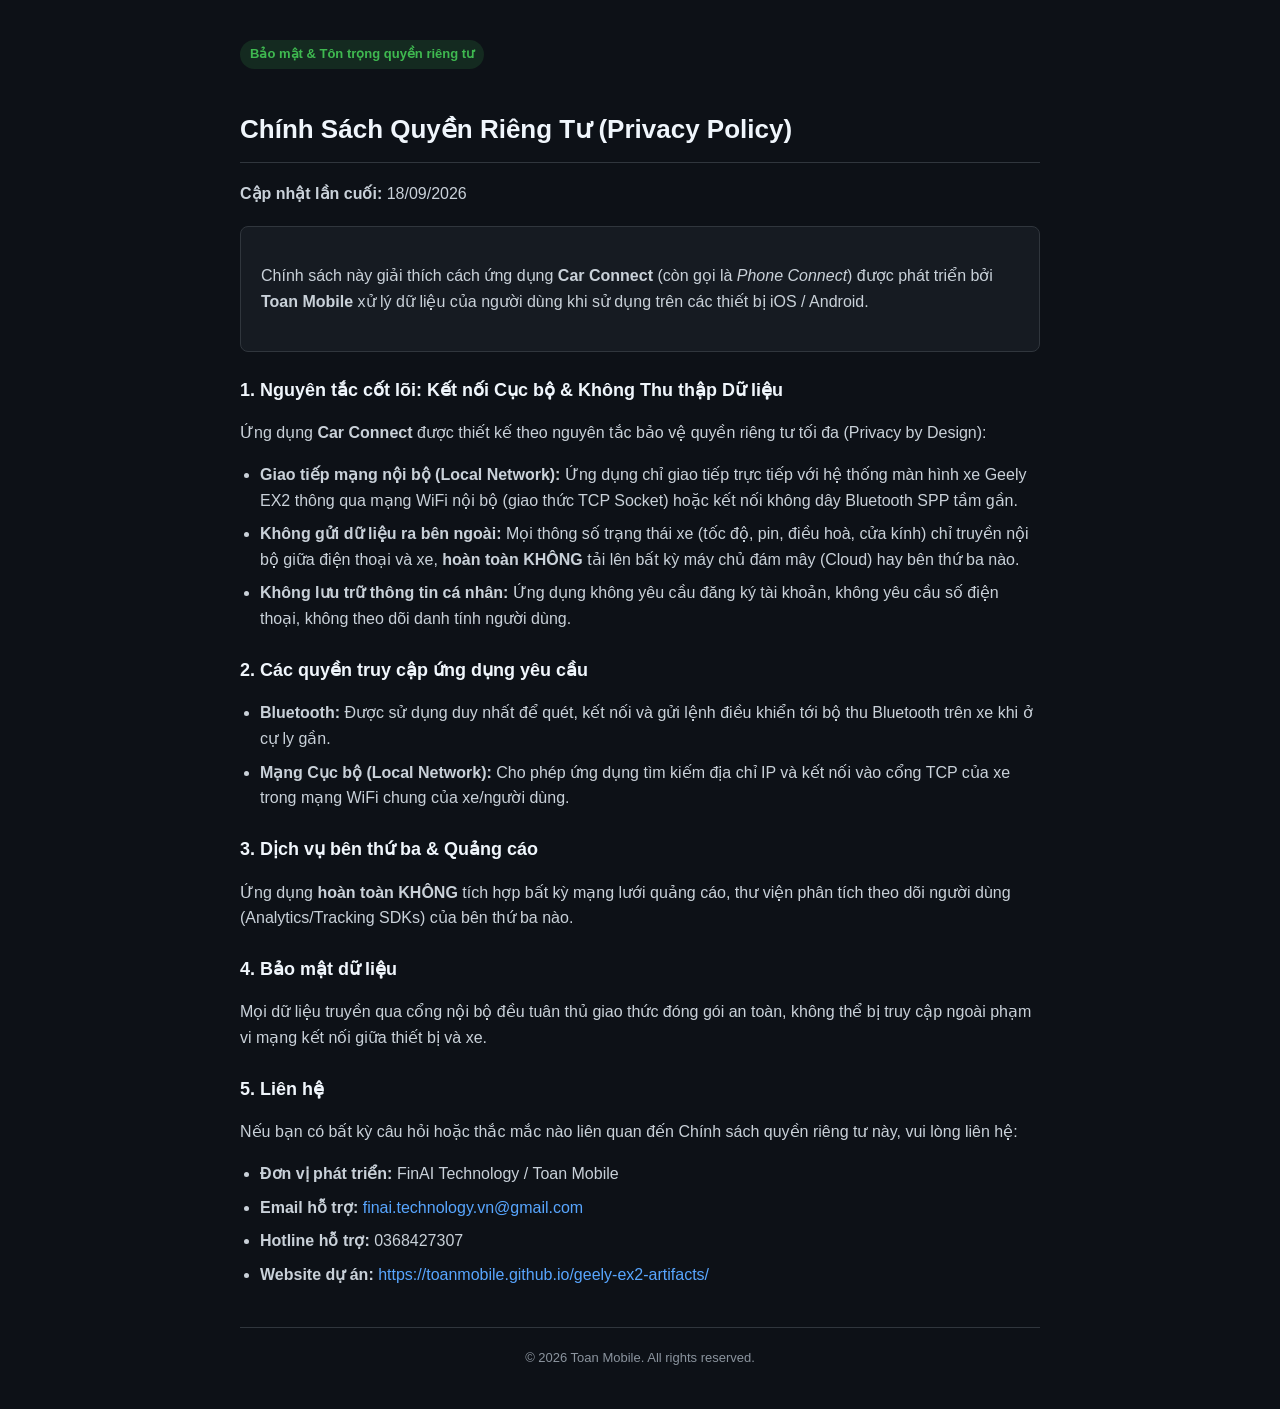
<file: privacy.html>
<!DOCTYPE html>
<html lang="vi">
<head>
  <meta charset="UTF-8">
  <meta name="viewport" content="width=device-width, initial-scale=1.0">
  <title>Chính sách quyền riêng tư — Car Connect (Geely EX2)</title>
  <style>
    :root {
      --bg: #0d1117;
      --card: #161b22;
      --border: #30363d;
      --text: #c9d1d9;
      --heading: #f0f6fc;
      --accent: #58a6ff;
    }
    body {
      font-family: -apple-system, BlinkMacSystemFont, "Segoe UI", Roboto, Helvetica, Arial, sans-serif;
      line-height: 1.6;
      background-color: var(--bg);
      color: var(--text);
      max-width: 800px;
      margin: 0 auto;
      padding: 40px 20px;
    }
    h1, h2, h3 {
      color: var(--heading);
      margin-top: 28px;
    }
    h1 {
      border-bottom: 1px solid var(--border);
      padding-bottom: 12px;
      font-size: 26px;
    }
    h2 {
      font-size: 18px;
      margin-top: 24px;
    }
    .card {
      background: var(--card);
      border: 1px solid var(--border);
      border-radius: 8px;
      padding: 20px;
      margin: 20px 0;
    }
    ul {
      padding-left: 20px;
    }
    li {
      margin-bottom: 8px;
    }
    a {
      color: var(--accent);
      text-decoration: none;
    }
    a:hover {
      text-decoration: underline;
    }
    .badge {
      display: inline-block;
      padding: 4px 10px;
      font-size: 13px;
      font-weight: 600;
      color: #3fb950;
      background: rgba(63, 185, 80, 0.15);
      border-radius: 20px;
      margin-bottom: 12px;
    }
    .footer {
      margin-top: 40px;
      padding-top: 20px;
      border-top: 1px solid var(--border);
      font-size: 13px;
      color: #8b949e;
      text-align: center;
    }
  </style>
</head>
<body>
  <div class="badge">Bảo mật & Tôn trọng quyền riêng tư</div>
  <h1>Chính Sách Quyền Riêng Tư (Privacy Policy)</h1>
  <p><strong>Cập nhật lần cuối:</strong> 18/09/2026</p>

  <div class="card">
    <p>Chính sách này giải thích cách ứng dụng <strong>Car Connect</strong> (còn gọi là <em>Phone Connect</em>) được phát triển bởi <strong>Toan Mobile</strong> xử lý dữ liệu của người dùng khi sử dụng trên các thiết bị iOS / Android.</p>
  </div>

  <h2>1. Nguyên tắc cốt lõi: Kết nối Cục bộ & Không Thu thập Dữ liệu</h2>
  <p>Ứng dụng <strong>Car Connect</strong> được thiết kế theo nguyên tắc bảo vệ quyền riêng tư tối đa (Privacy by Design):</p>
  <ul>
    <li><strong>Giao tiếp mạng nội bộ (Local Network):</strong> Ứng dụng chỉ giao tiếp trực tiếp với hệ thống màn hình xe Geely EX2 thông qua mạng WiFi nội bộ (giao thức TCP Socket) hoặc kết nối không dây Bluetooth SPP tầm gần.</li>
    <li><strong>Không gửi dữ liệu ra bên ngoài:</strong> Mọi thông số trạng thái xe (tốc độ, pin, điều hoà, cửa kính) chỉ truyền nội bộ giữa điện thoại và xe, <strong>hoàn toàn KHÔNG</strong> tải lên bất kỳ máy chủ đám mây (Cloud) hay bên thứ ba nào.</li>
    <li><strong>Không lưu trữ thông tin cá nhân:</strong> Ứng dụng không yêu cầu đăng ký tài khoản, không yêu cầu số điện thoại, không theo dõi danh tính người dùng.</li>
  </ul>

  <h2>2. Các quyền truy cập ứng dụng yêu cầu</h2>
  <ul>
    <li><strong>Bluetooth:</strong> Được sử dụng duy nhất để quét, kết nối và gửi lệnh điều khiển tới bộ thu Bluetooth trên xe khi ở cự ly gần.</li>
    <li><strong>Mạng Cục bộ (Local Network):</strong> Cho phép ứng dụng tìm kiếm địa chỉ IP và kết nối vào cổng TCP của xe trong mạng WiFi chung của xe/người dùng.</li>
  </ul>

  <h2>3. Dịch vụ bên thứ ba & Quảng cáo</h2>
  <p>Ứng dụng <strong>hoàn toàn KHÔNG</strong> tích hợp bất kỳ mạng lưới quảng cáo, thư viện phân tích theo dõi người dùng (Analytics/Tracking SDKs) của bên thứ ba nào.</p>

  <h2>4. Bảo mật dữ liệu</h2>
  <p>Mọi dữ liệu truyền qua cổng nội bộ đều tuân thủ giao thức đóng gói an toàn, không thể bị truy cập ngoài phạm vi mạng kết nối giữa thiết bị và xe.</p>

  <h2>5. Liên hệ</h2>
  <p>Nếu bạn có bất kỳ câu hỏi hoặc thắc mắc nào liên quan đến Chính sách quyền riêng tư này, vui lòng liên hệ:</p>
  <ul>
    <li><strong>Đơn vị phát triển:</strong> FinAI Technology / Toan Mobile</li>
    <li><strong>Email hỗ trợ:</strong> <a href="mailto:finai.technology.vn@gmail.com">finai.technology.vn@gmail.com</a></li>
    <li><strong>Hotline hỗ trợ:</strong> 0368427307</li>
    <li><strong>Website dự án:</strong> <a href="https://toanmobile.github.io/geely-ex2-artifacts/">https://toanmobile.github.io/geely-ex2-artifacts/</a></li>
  </ul>

  <div class="footer">
    © 2026 Toan Mobile. All rights reserved.
  </div>
</body>
</html>
</file>
